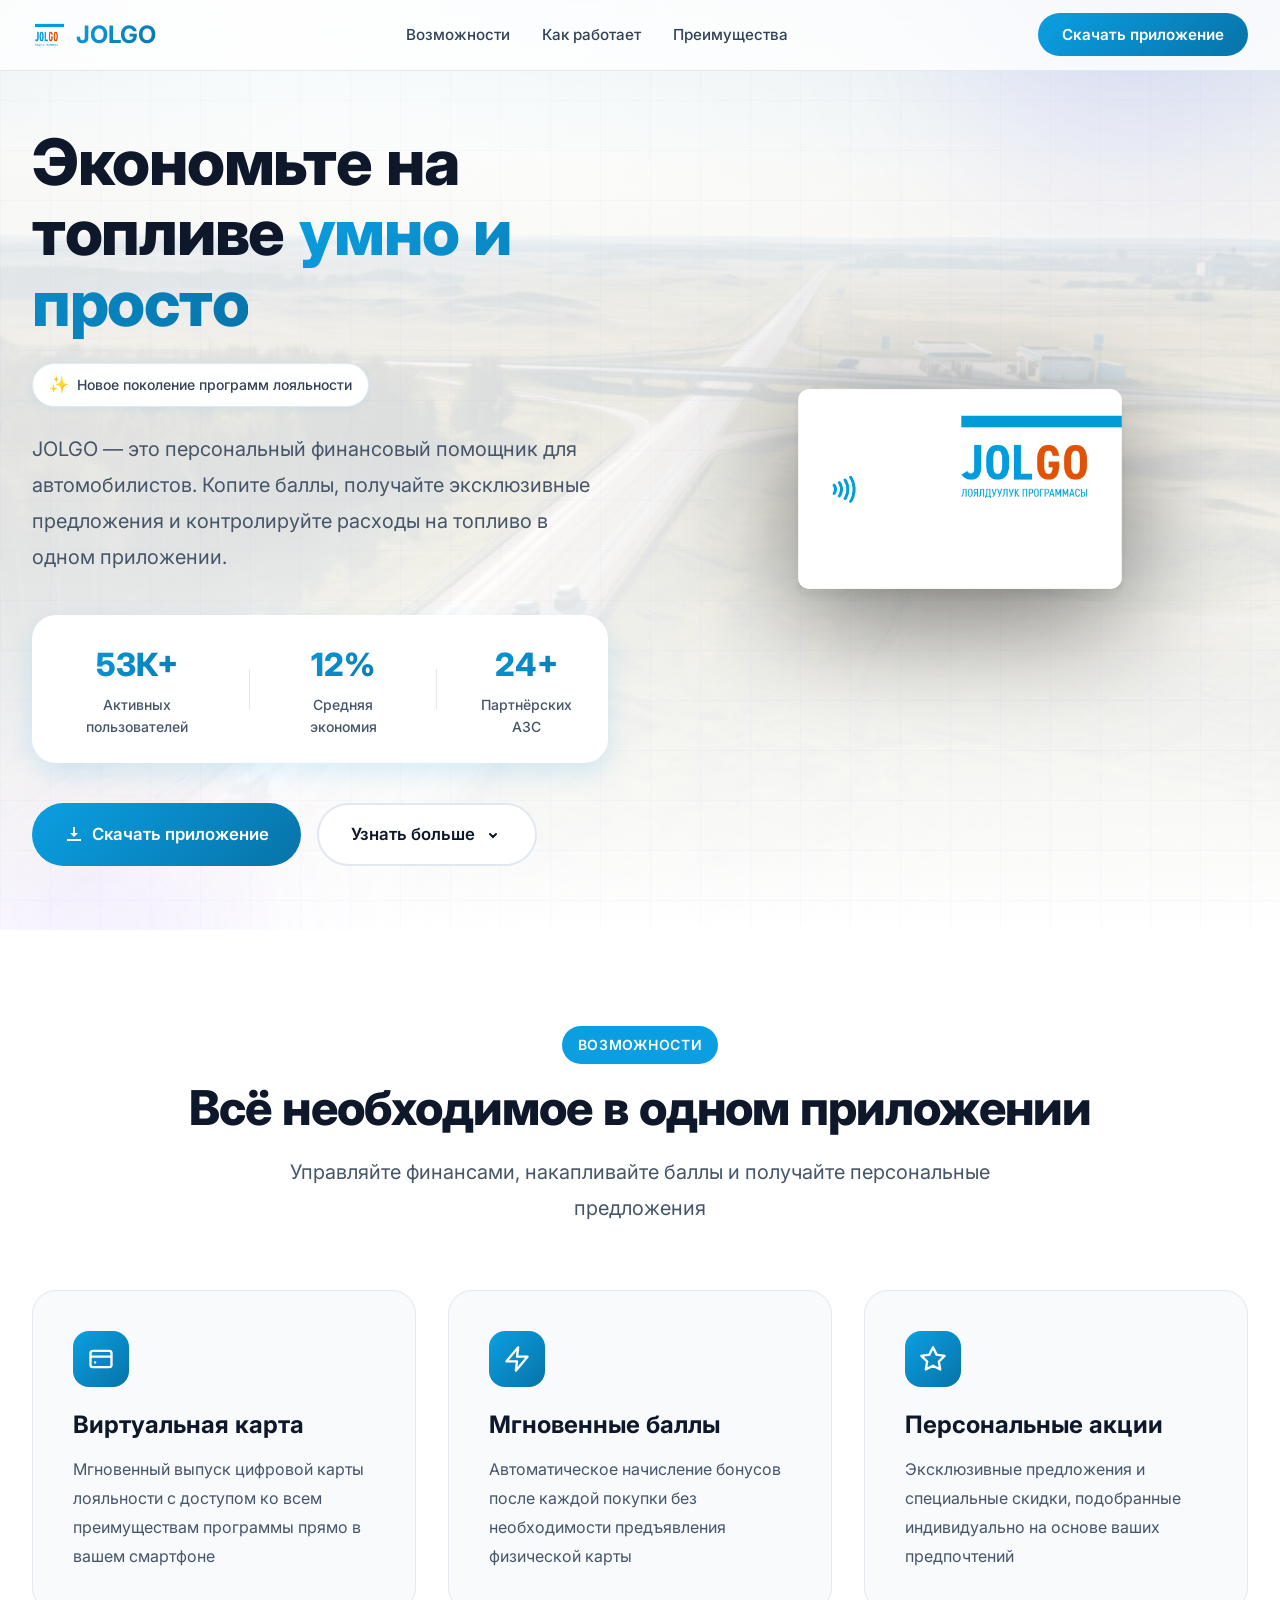
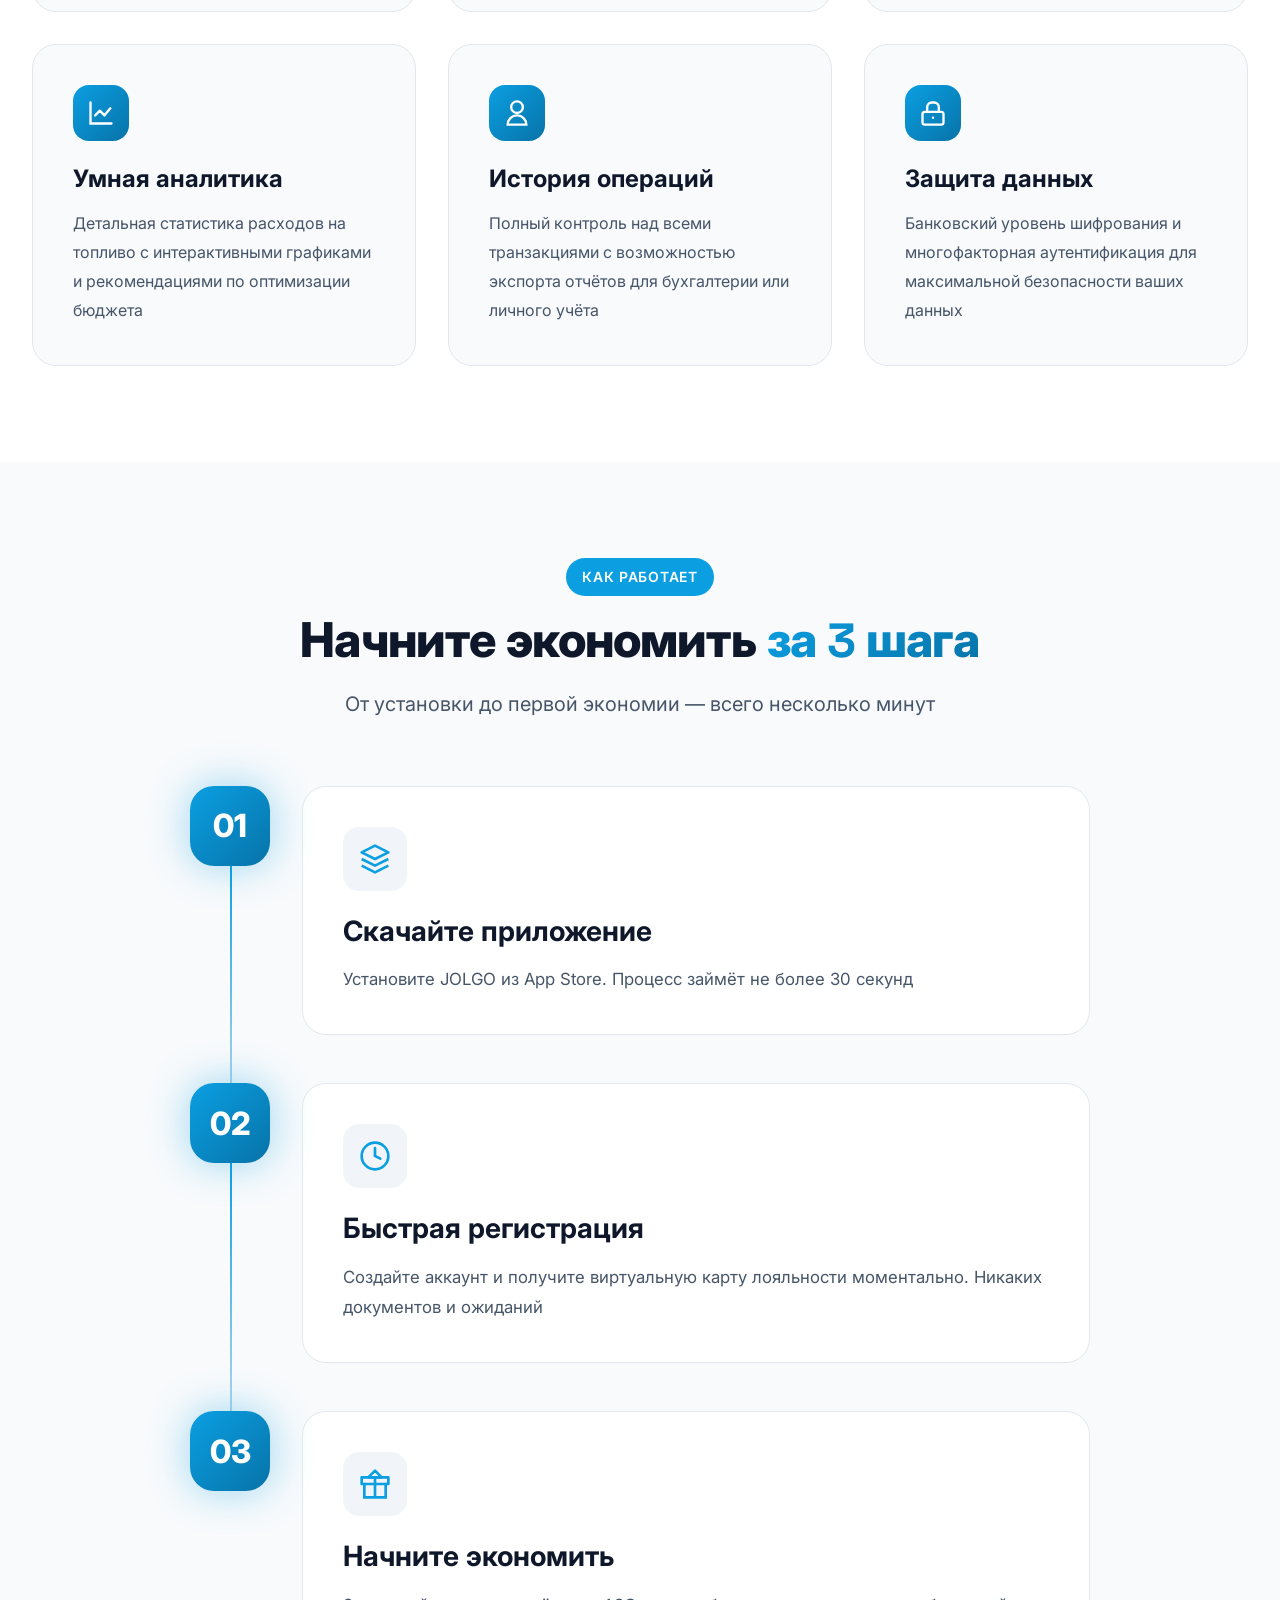
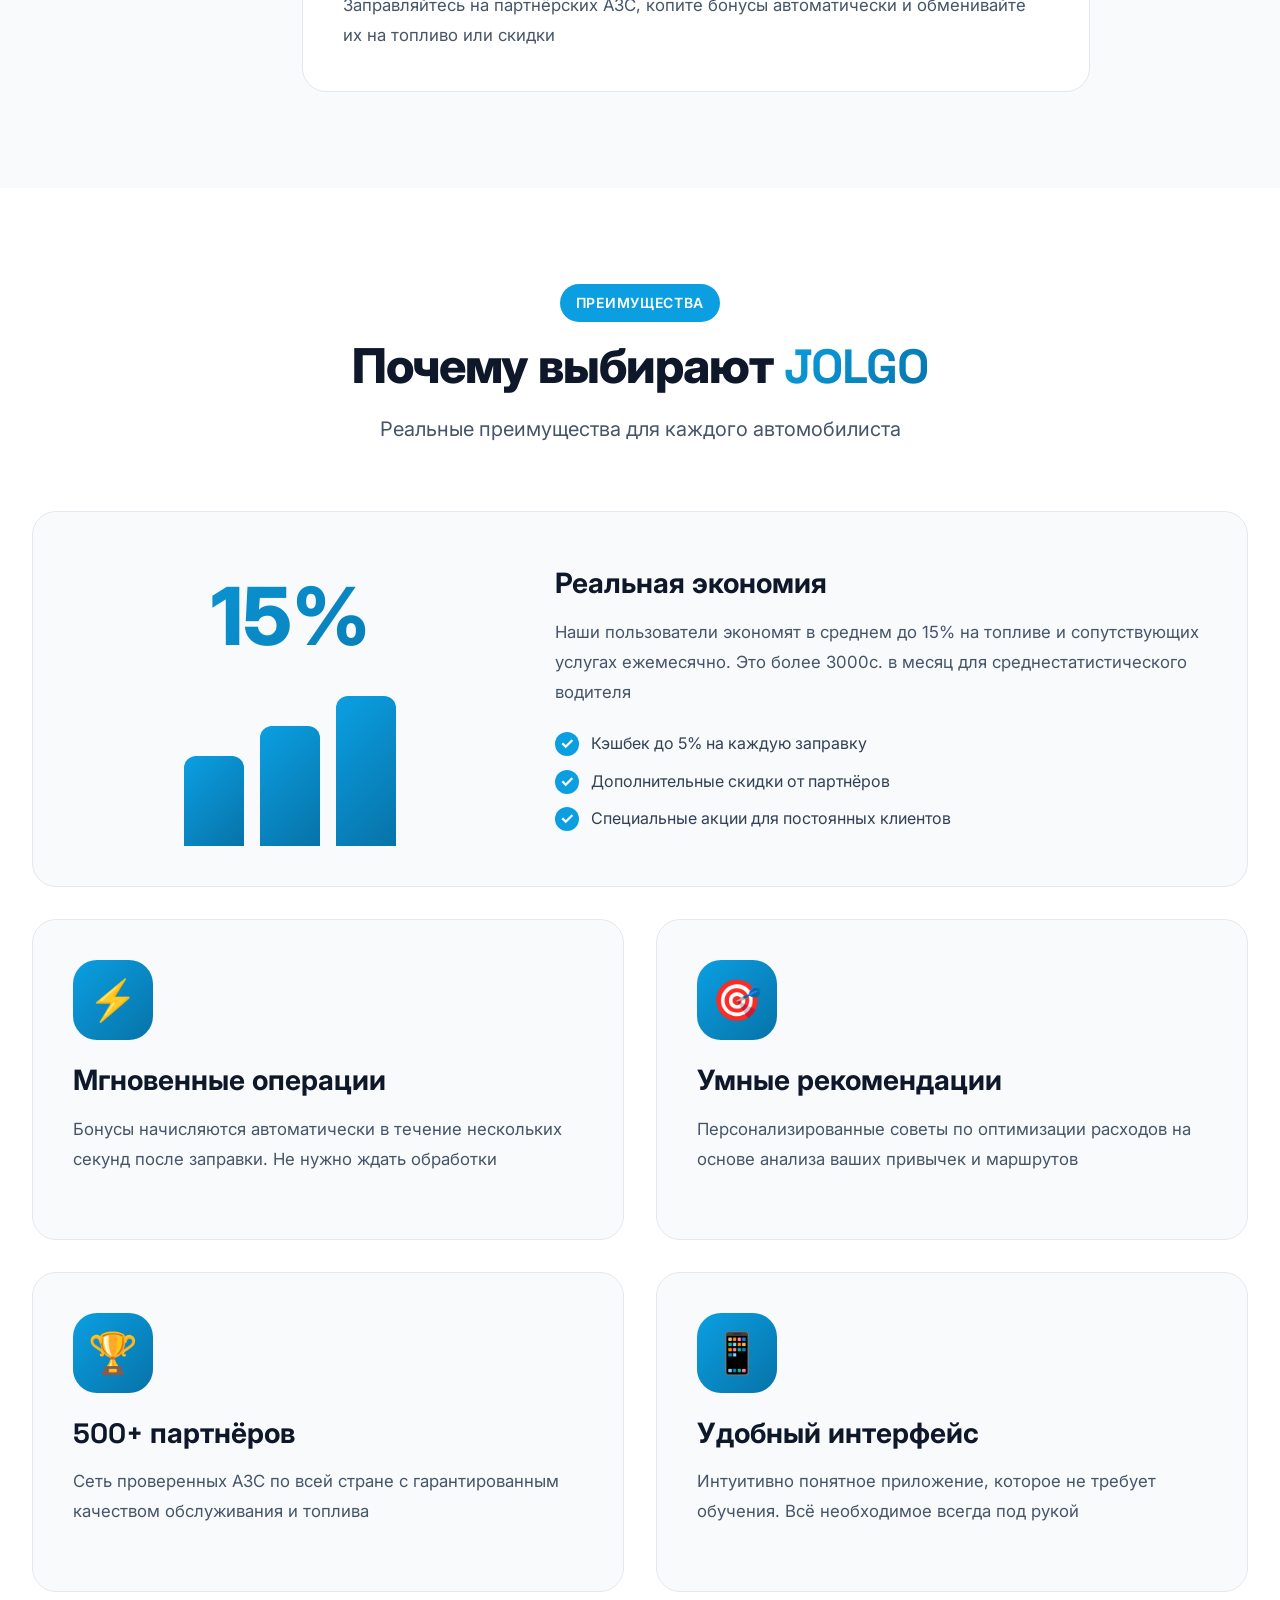
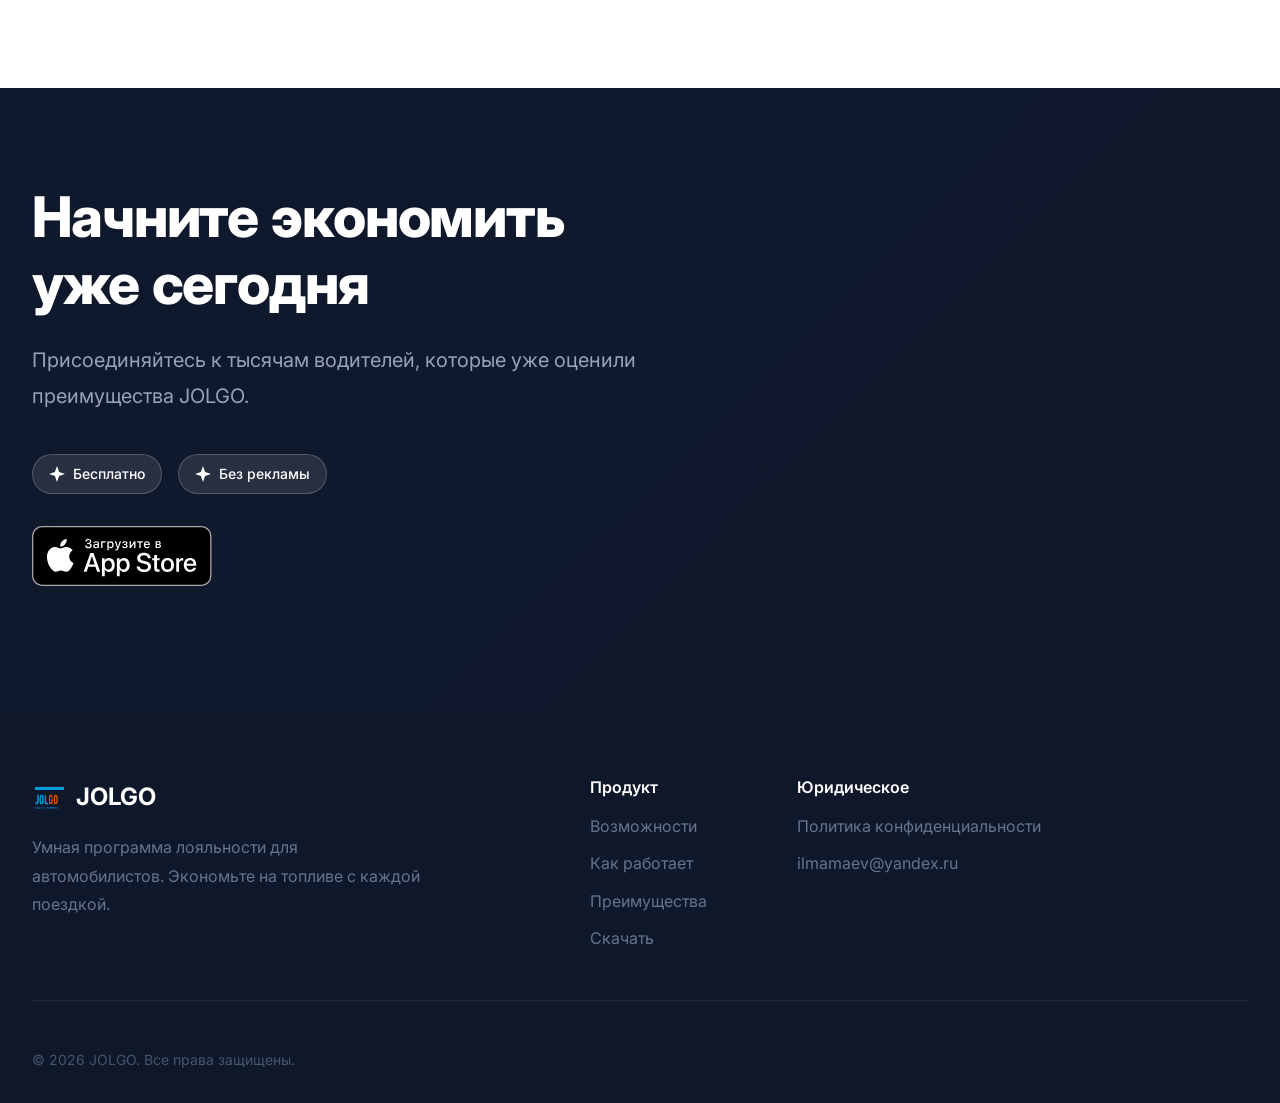
<file: index.html>
<!DOCTYPE html>
<html lang="ru">
<head>
    <meta charset="UTF-8">
    <meta name="viewport" content="width=device-width, initial-scale=1.0">
    <meta name="description" content="JOLGO - умная программа лояльности для автомобилистов. Экономьте на топливе и получайте эксклюзивные баллы">
    <title>JOLGO - Умная экономия на каждой поездке</title>

    <!-- Google Fonts -->
    <link rel="preconnect" href="https://fonts.googleapis.com">
    <link rel="preconnect" href="https://fonts.gstatic.com" crossorigin>
    <link href="https://fonts.googleapis.com/css2?family=Inter:wght@400;500;600;700;800&family=Space+Grotesk:wght@600;700&display=swap" rel="stylesheet">

    <!-- Custom CSS -->
    <link rel="stylesheet" href="style.css">
</head>
<body>

<!-- Навигация -->
<nav id="navbar" class="navbar">
    <div class="nav-container">
        <div class="logo">
            <img src="./img/logo.png" alt="logo" />
            <span class="logo-text">JOLGO</span>
        </div>

        <ul class="nav-links">
            <li><a href="#features">Возможности</a></li>
            <li><a href="#how-it-works">Как работает</a></li>
            <li><a href="#benefits">Преимущества</a></li>
        </ul>

        <div class="nav-actions">
            <a href="#download" class="btn-download desktop">Скачать&nbsp;приложение</a>
            <a href="#download" class="btn-download phone">Скачать</a>
        </div>

        <!-- Mobile Menu Toggle -->
        <button class="mobile-menu-toggle" aria-label="Меню">
            <span></span>
            <span></span>
            <span></span>
        </button>
    </div>
</nav>

<!-- Hero Section -->
<section class="hero">
    <div class="hero-background">
        <div class="gradient-orb orb-1"></div>
        <div class="gradient-orb orb-2"></div>
        <div class="grid-pattern"></div>
    </div>

    <div class="hero-content">
        <div class="hero-text">
            <h1 class="hero-title">
                Экономьте на топливе
                <span class="gradient-text">умно и просто</span>
            </h1>

            <div class="badge">
                <span class="badge-icon">✨</span>
                Новое поколение программ лояльности
            </div>

            <p class="hero-description">
                JOLGO — это персональный финансовый помощник для автомобилистов.
                Копите баллы, получайте эксклюзивные предложения и контролируйте расходы
                на топливо в одном приложении.
            </p>

            <div class="hero-stats">
                <div class="stat-item">
                    <div class="stat-number">65К+</div>
                    <div class="stat-label">Активных пользователей</div>
                </div>
                <div class="stat-divider"></div>
                <div class="stat-item">
                    <div class="stat-number">15%</div>
                    <div class="stat-label">Средняя экономия</div>
                </div>
                <div class="stat-divider"></div>
                <div class="stat-item">
                    <div class="stat-number">30+</div>
                    <div class="stat-label">Партнёрских АЗС</div>
                </div>
            </div>

            <div class="hero-buttons">
                <a href="https://apps.apple.com/ru/app/id6758012434" class="btn-primary">
                    <svg width="20" height="20" viewBox="0 0 20 20" fill="none">
                        <path d="M10 13L6 9H9V3H11V9H14L10 13Z" fill="currentColor"/>
                        <path d="M3 15H17V17H3V15Z" fill="currentColor"/>
                    </svg>
                    Скачать приложение
                </a>
                <a href="#features" class="btn-secondary">
                    Узнать больше
                    <svg width="20" height="20" viewBox="0 0 20 20" fill="none">
                        <path d="M7 10L10 13L13 10" stroke="currentColor" stroke-width="2" stroke-linecap="round"/>
                    </svg>
                </a>
            </div>
        </div>

        <div class="hero-visual">
            <div class="card-mockup">
                <div class="card-frame">
                    <img src="./img/card.png" alt="jolgo app">
                    <div class="phone-notch"></div>
                </div>
            </div>
        </div>
    </div>
</section>

<!-- Features Section -->
<section id="features" class="features">
    <div class="section-container">
        <div class="section-header">
            <span class="section-badge">Возможности</span>
            <h2 class="section-title">Всё необходимое в одном приложении</h2>
            <p class="section-subtitle">
                Управляйте финансами, накапливайте баллы и получайте персональные предложения
            </p>
        </div>

        <div class="features-grid">
            <div class="feature-card">
                <div class="feature-icon-wrapper">
                    <div class="feature-icon">
                        <svg width="28" height="28" viewBox="0 0 24 24" fill="none">
                            <rect x="3" y="5" width="18" height="14" rx="2" stroke="currentColor" stroke-width="2"/>
                            <path d="M3 10H21" stroke="currentColor" stroke-width="2"/>
                            <circle cx="7" cy="15" r="1" fill="currentColor"/>
                        </svg>
                    </div>
                </div>
                <h3 class="feature-title">Виртуальная карта</h3>
                <p class="feature-description">
                    Мгновенный выпуск цифровой карты лояльности с доступом ко всем
                    преимуществам программы прямо в вашем смартфоне
                </p>
            </div>

            <div class="feature-card">
                <div class="feature-icon-wrapper">
                    <div class="feature-icon">
                        <svg width="28" height="28" viewBox="0 0 24 24" fill="none">
                            <path d="M13 2L3 14H12L11 22L21 10H12L13 2Z" stroke="currentColor" stroke-width="2" stroke-linejoin="round"/>
                        </svg>
                    </div>
                </div>
                <h3 class="feature-title">Мгновенные баллы</h3>
                <p class="feature-description">
                    Автоматическое начисление бонусов после каждой покупки без
                    необходимости предъявления физической карты
                </p>
            </div>

            <div class="feature-card">
                <div class="feature-icon-wrapper">
                    <div class="feature-icon">
                        <svg width="28" height="28" viewBox="0 0 24 24" fill="none">
                            <path d="M12 2L15.09 8.26L22 9.27L17 14.14L18.18 21.02L12 17.77L5.82 21.02L7 14.14L2 9.27L8.91 8.26L12 2Z" stroke="currentColor" stroke-width="2" stroke-linejoin="round"/>
                        </svg>
                    </div>
                </div>
                <h3 class="feature-title">Персональные акции</h3>
                <p class="feature-description">
                    Эксклюзивные предложения и специальные скидки, подобранные
                    индивидуально на основе ваших предпочтений
                </p>
            </div>

            <div class="feature-card">
                <div class="feature-icon-wrapper">
                    <div class="feature-icon">
                        <svg width="28" height="28" viewBox="0 0 24 24" fill="none">
                            <path d="M3 3V21H21" stroke="currentColor" stroke-width="2" stroke-linecap="round"/>
                            <path d="M7 14L11 10L15 14L20 8" stroke="currentColor" stroke-width="2" stroke-linecap="round" stroke-linejoin="round"/>
                        </svg>
                    </div>
                </div>
                <h3 class="feature-title">Умная аналитика</h3>
                <p class="feature-description">
                    Детальная статистика расходов на топливо с интерактивными
                    графиками и рекомендациями по оптимизации бюджета
                </p>
            </div>

            <div class="feature-card">
                <div class="feature-icon-wrapper">
                    <div class="feature-icon">
                        <svg width="28" height="28" viewBox="0 0 24 24" fill="none">
                            <path d="M12 2C9.243 2 7 4.243 7 7C7 9.757 9.243 12 12 12C14.757 12 17 9.757 17 7C17 4.243 14.757 2 12 2Z" stroke="currentColor" stroke-width="2"/>
                            <path d="M12 14C7.589 14 4 17.589 4 22H20C20 17.589 16.411 14 12 14Z" stroke="currentColor" stroke-width="2"/>
                        </svg>
                    </div>
                </div>
                <h3 class="feature-title">История операций</h3>
                <p class="feature-description">
                    Полный контроль над всеми транзакциями с возможностью экспорта
                    отчётов для бухгалтерии или личного учёта
                </p>
            </div>

            <div class="feature-card">
                <div class="feature-icon-wrapper">
                    <div class="feature-icon">
                        <svg width="28" height="28" viewBox="0 0 24 24" fill="none">
                            <rect x="3" y="11" width="18" height="11" rx="2" stroke="currentColor" stroke-width="2"/>
                            <path d="M7 11V7C7 4.791 8.791 3 11 3H13C15.209 3 17 4.791 17 7V11" stroke="currentColor" stroke-width="2"/>
                            <circle cx="12" cy="16" r="1" fill="currentColor"/>
                        </svg>
                    </div>
                </div>
                <h3 class="feature-title">Защита данных</h3>
                <p class="feature-description">
                    Банковский уровень шифрования и многофакторная аутентификация
                    для максимальной безопасности ваших данных
                </p>
            </div>
        </div>
    </div>
</section>

<!-- How It Works Section -->
<section id="how-it-works" class="how-it-works">
    <div class="section-container">
        <div class="section-header">
            <span class="section-badge">Как работает</span>
            <h2 class="section-title">Начните экономить <span class="gradient-text">за 3 шага</span></h2>
            <p class="section-subtitle">
                От установки до первой экономии — всего несколько минут
            </p>
        </div>

        <div class="steps-timeline">
            <div class="step-item">
                <div class="step-number">01</div>
                <div class="step-content">
                    <div class="step-icon-container">
                        <svg width="32" height="32" viewBox="0 0 24 24" fill="none">
                            <path d="M12 2L2 7L12 12L22 7L12 2Z" stroke="currentColor" stroke-width="2" stroke-linejoin="round"/>
                            <path d="M2 17L12 22L22 17" stroke="currentColor" stroke-width="2" stroke-linejoin="round"/>
                            <path d="M2 12L12 17L22 12" stroke="currentColor" stroke-width="2" stroke-linejoin="round"/>
                        </svg>
                    </div>
                    <h3 class="step-title">Скачайте приложение</h3>
                    <p class="step-description">
                        Установите JOLGO из App Store.
                        Процесс займёт не более 30 секунд
                    </p>
                </div>
                <div class="step-connector"></div>
            </div>

            <div class="step-item">
                <div class="step-number">02</div>
                <div class="step-content">
                    <div class="step-icon-container">
                        <svg width="32" height="32" viewBox="0 0 24 24" fill="none">
                            <circle cx="12" cy="12" r="10" stroke="currentColor" stroke-width="2"/>
                            <path d="M12 6V12L16 14" stroke="currentColor" stroke-width="2" stroke-linecap="round"/>
                        </svg>
                    </div>
                    <h3 class="step-title">Быстрая регистрация</h3>
                    <p class="step-description">
                        Создайте аккаунт и получите виртуальную карту лояльности
                        моментально. Никаких документов и ожиданий
                    </p>
                </div>
                <div class="step-connector"></div>
            </div>

            <div class="step-item">
                <div class="step-number">03</div>
                <div class="step-content">
                    <div class="step-icon-container">
                        <svg width="32" height="32" viewBox="0 0 24 24" fill="none">
                            <path d="M20 12V22H4V12" stroke="currentColor" stroke-width="2" stroke-linecap="round"/>
                            <path d="M22 7H2V12H22V7Z" stroke="currentColor" stroke-width="2" stroke-linejoin="round"/>
                            <path d="M12 22V7" stroke="currentColor" stroke-width="2"/>
                            <path d="M12 7H17L12 2L7 7H12Z" stroke="currentColor" stroke-width="2" stroke-linejoin="round"/>
                        </svg>
                    </div>
                    <h3 class="step-title">Начните экономить</h3>
                    <p class="step-description">
                        Заправляйтесь на партнёрских АЗС, копите бонусы автоматически
                        и обменивайте их на топливо или скидки
                    </p>
                </div>
            </div>
        </div>
    </div>
</section>

<!-- Benefits Section -->
<section id="benefits" class="benefits">
    <div class="section-container">
        <div class="section-header">
            <span class="section-badge">Преимущества</span>
            <h2 class="section-title">Почему выбирают <span class="gradient-text">JOLGO</span></h2>
            <p class="section-subtitle">
                Реальные преимущества для каждого автомобилиста
            </p>
        </div>

        <div class="benefits-grid">
            <div class="benefit-card benefit-large">
                <div class="benefit-visual">
                    <div class="benefit-number">15%</div>
                    <div class="benefit-chart">
                        <div class="chart-bar" style="height: 60%"></div>
                        <div class="chart-bar" style="height: 80%"></div>
                        <div class="chart-bar" style="height: 100%"></div>
                    </div>
                </div>
                <div class="benefit-content">
                    <h3 class="benefit-title">Реальная экономия</h3>
                    <p class="benefit-description">
                        Наши пользователи экономят в среднем до 15% на топливе и
                        сопутствующих услугах ежемесячно. Это более 3000с. в месяц
                        для среднестатистического водителя
                    </p>
                    <ul class="benefit-list">
                        <li>Кэшбек до 5% на каждую заправку</li>
                        <li>Дополнительные скидки от партнёров</li>
                        <li>Специальные акции для постоянных клиентов</li>
                    </ul>
                </div>
            </div>

            <div class="benefit-card">
                <div class="benefit-icon-lg">⚡</div>
                <h3 class="benefit-title">Мгновенные операции</h3>
                <p class="benefit-description">
                    Бонусы начисляются автоматически в течение нескольких секунд
                    после заправки. Не нужно ждать обработки
                </p>
            </div>

            <div class="benefit-card">
                <div class="benefit-icon-lg">🎯</div>
                <h3 class="benefit-title">Умные рекомендации</h3>
                <p class="benefit-description">
                    Персонализированные советы по оптимизации расходов на основе
                    анализа ваших привычек и маршрутов
                </p>
            </div>

            <div class="benefit-card">
                <div class="benefit-icon-lg">🏆</div>
                <h3 class="benefit-title">500+ партнёров</h3>
                <p class="benefit-description">
                    Сеть проверенных АЗС по всей стране с гарантированным качеством
                    обслуживания и топлива
                </p>
            </div>

            <div class="benefit-card">
                <div class="benefit-icon-lg">📱</div>
                <h3 class="benefit-title">Удобный интерфейс</h3>
                <p class="benefit-description">
                    Интуитивно понятное приложение, которое не требует обучения.
                    Всё необходимое всегда под рукой
                </p>
            </div>
        </div>
    </div>
</section>

<!-- Download CTA Section -->
<section id="download" class="download-cta">
    <div class="download-container">
        <div class="download-content">
            <h2 class="download-title">Начните экономить уже сегодня</h2>
            <p class="download-subtitle">
                Присоединяйтесь к тысячам водителей, которые уже оценили преимущества JOLGO.
            </p>

            <div class="download-features">
                <div class="feature-badge">
                    <svg width="16" height="16" viewBox="0 0 16 16" fill="currentColor">
                        <path d="M8 0L10.1 5.9L16 8L10.1 10.1L8 16L5.9 10.1L0 8L5.9 5.9L8 0Z"/>
                    </svg>
                    Бесплатно
                </div>
                <div class="feature-badge">
                    <svg width="16" height="16" viewBox="0 0 16 16" fill="currentColor">
                        <path d="M8 0L10.1 5.9L16 8L10.1 10.1L8 16L5.9 10.1L0 8L5.9 5.9L8 0Z"/>
                    </svg>
                    Без рекламы
                </div>
            </div>

            <div class="download-buttons">
                <a href="https://apps.apple.com/ru/app/id6758012434" class="store-button">
                    <img src="./img/store.svg" alt="" class="scale">
                </a>
            </div>
        </div>
    </div>
</section>

<!-- Footer -->
<footer class="footer">
    <div class="footer-container">
        <div class="footer-main">
            <div class="footer-brand">
                <div class="footer-logo">
                    <img src="./img/logo.png" alt="logo" />
                    <span>JOLGO</span>
                </div>
                <p class="footer-tagline">
                    Умная программа лояльности для автомобилистов.
                    Экономьте на топливе с каждой поездкой.
                </p>
            </div>

            <div class="footer-links-group">
                <div class="footer-column">
                    <h4 class="footer-heading">Продукт</h4>
                    <ul class="footer-links">
                        <li><a href="#features">Возможности</a></li>
                        <li><a href="#how-it-works">Как работает</a></li>
                        <li><a href="#benefits">Преимущества</a></li>
                        <li><a href="#download">Скачать</a></li>
                    </ul>
                </div>

                <div class="footer-column">
                    <h4 class="footer-heading">Юридическое</h4>
                    <ul class="footer-links">
                        <li><a href="./privacy.html">Политика&nbsp;конфиденциальности</a></li>
                        <li><a href="mailto:ilmamaev@yandex.ru" title="Связаться с нами">ilmamaev@yandex.ru</a></li>
                    </ul>
                </div>
            </div>
        </div>

        <div class="footer-bottom">
            <p class="footer-copyright">
                © 2026 JOLGO. Все права защищены.
            </p>
        </div>
    </div>
</footer>

<!-- Custom JS -->
<script src="script.js"></script>
</body>
</html>
</file>
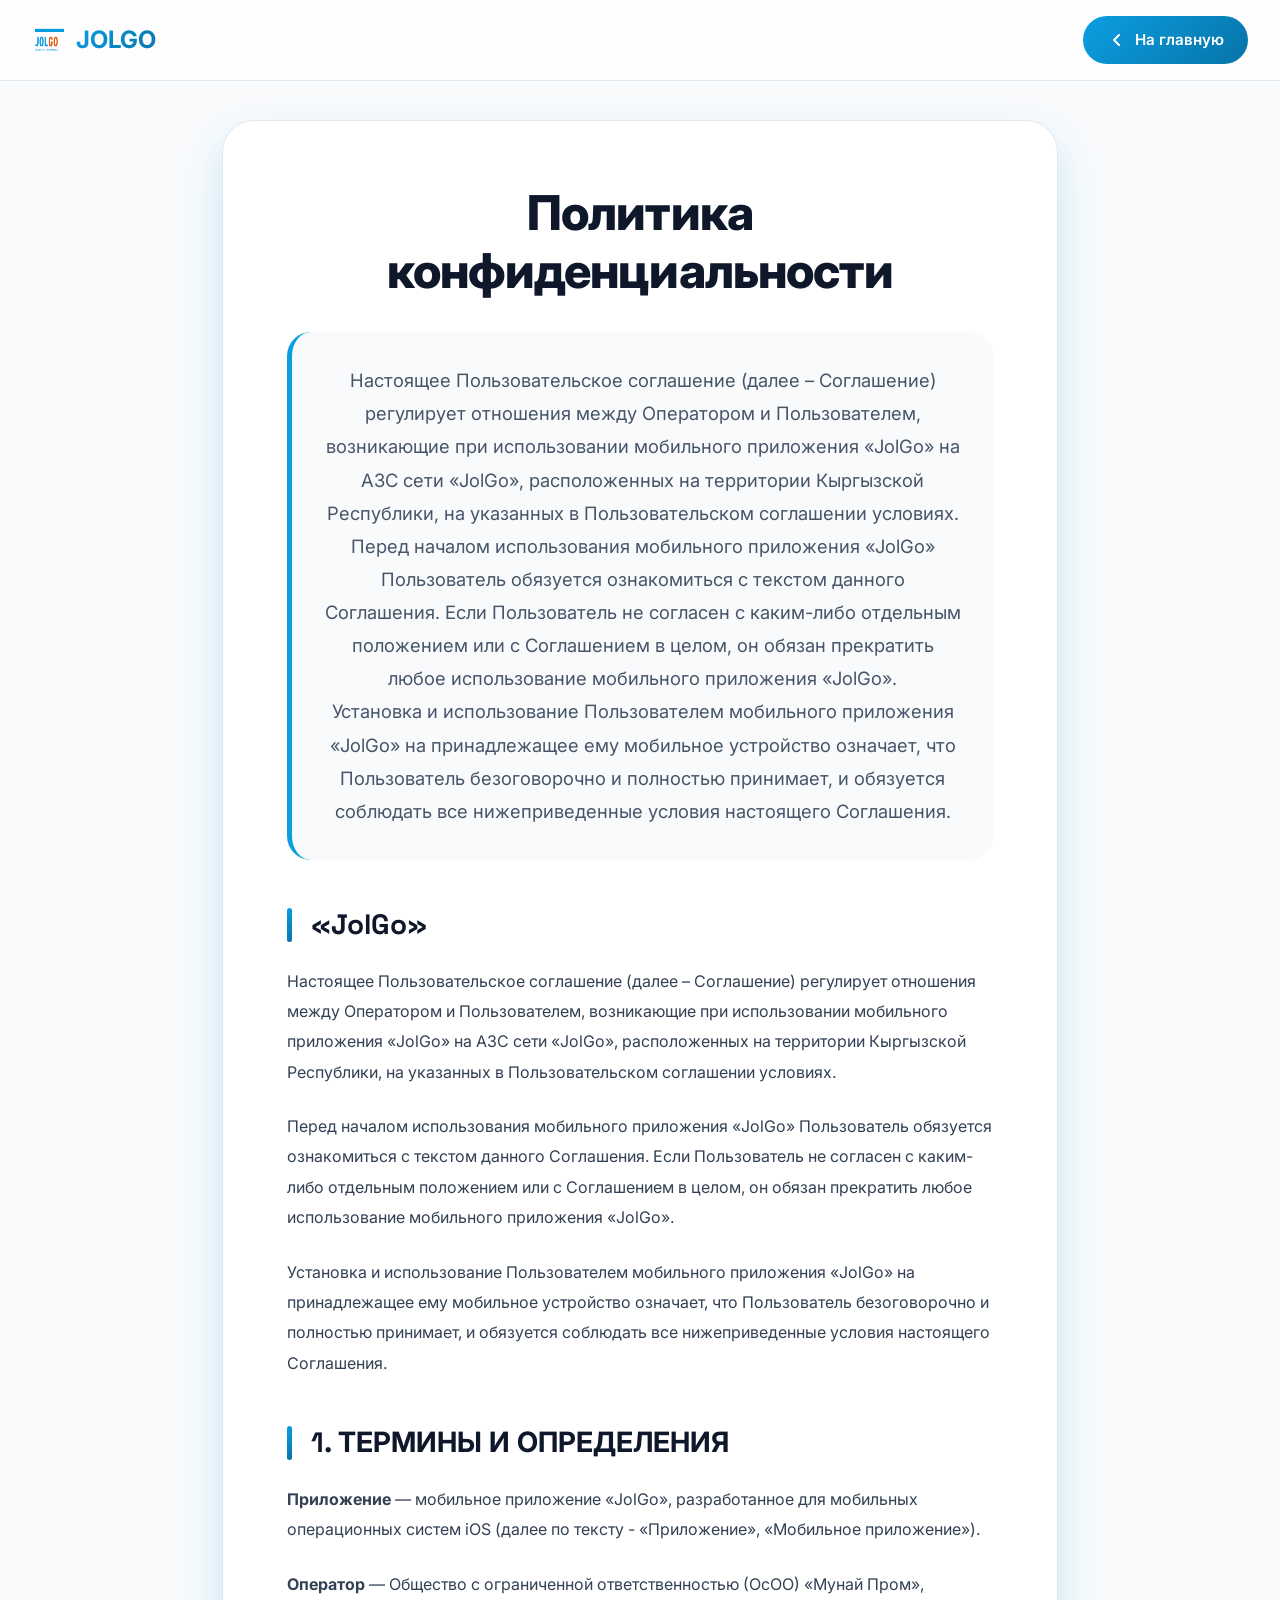
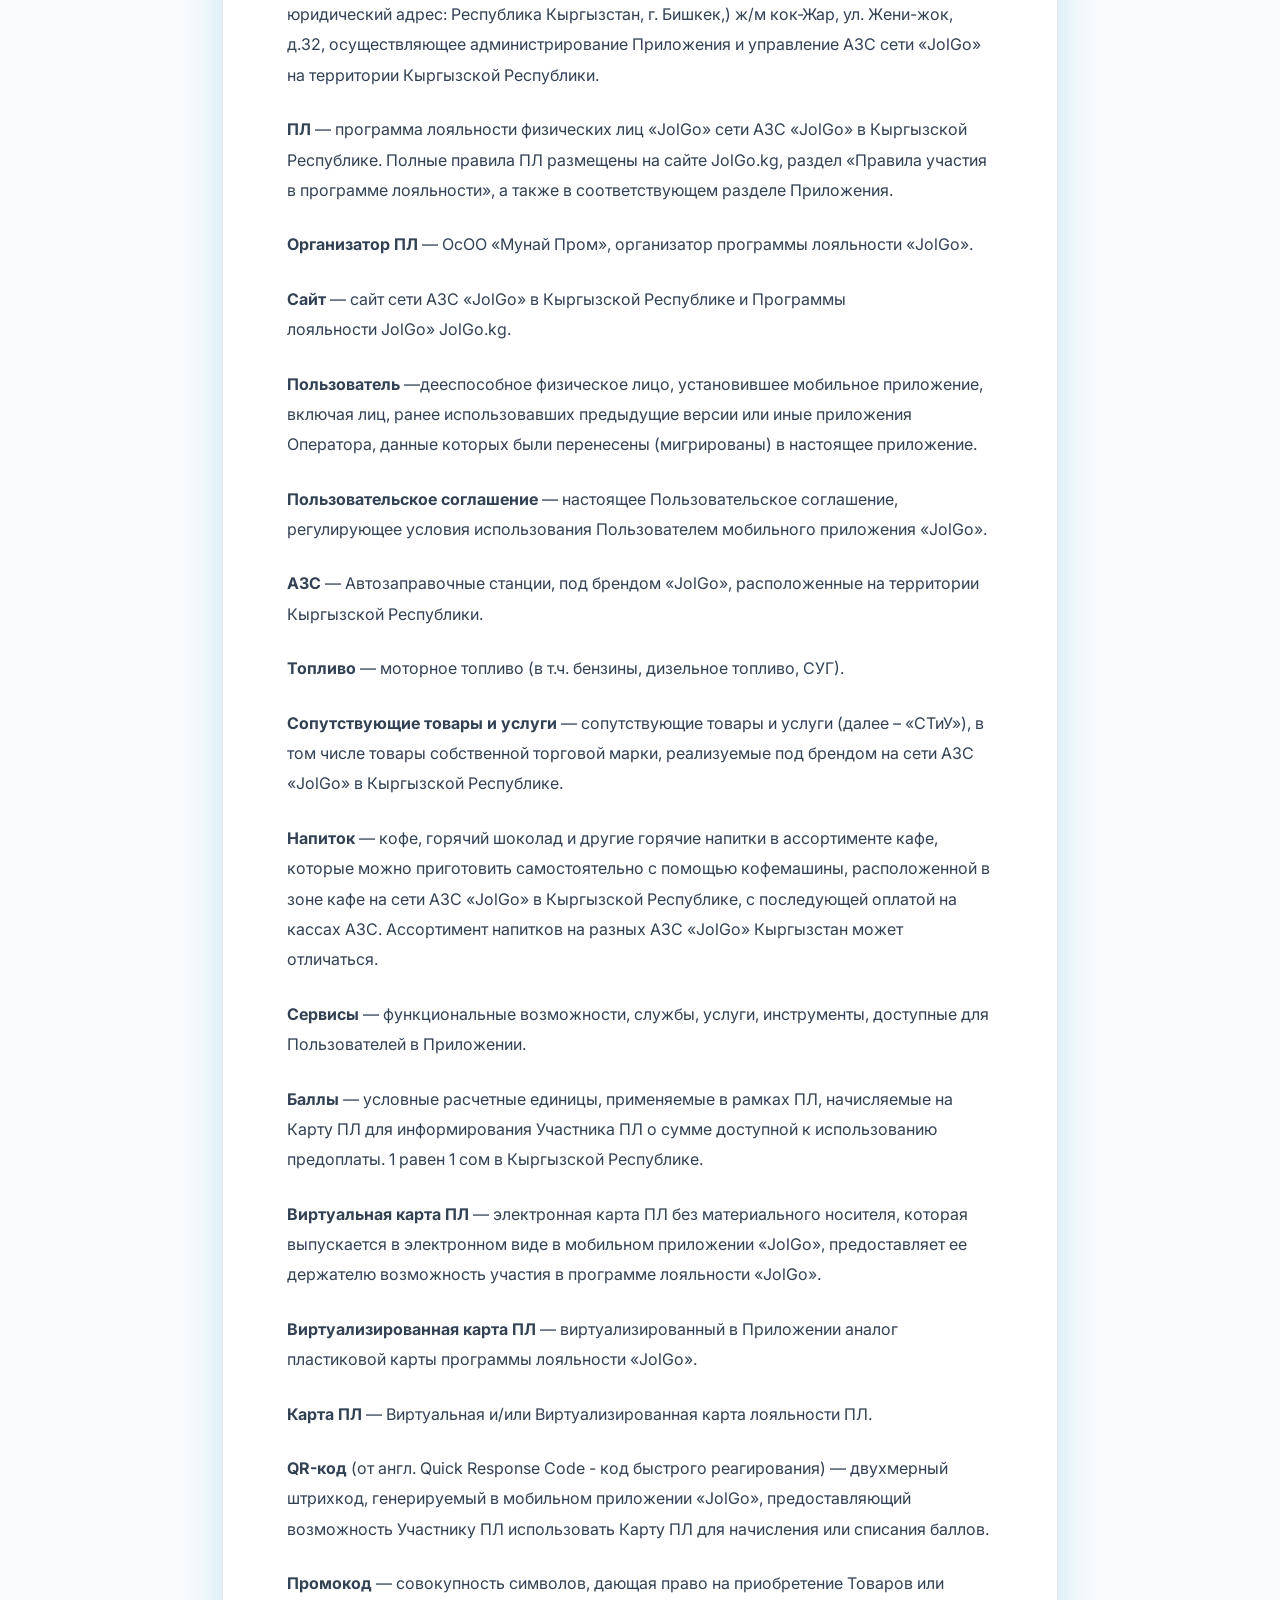
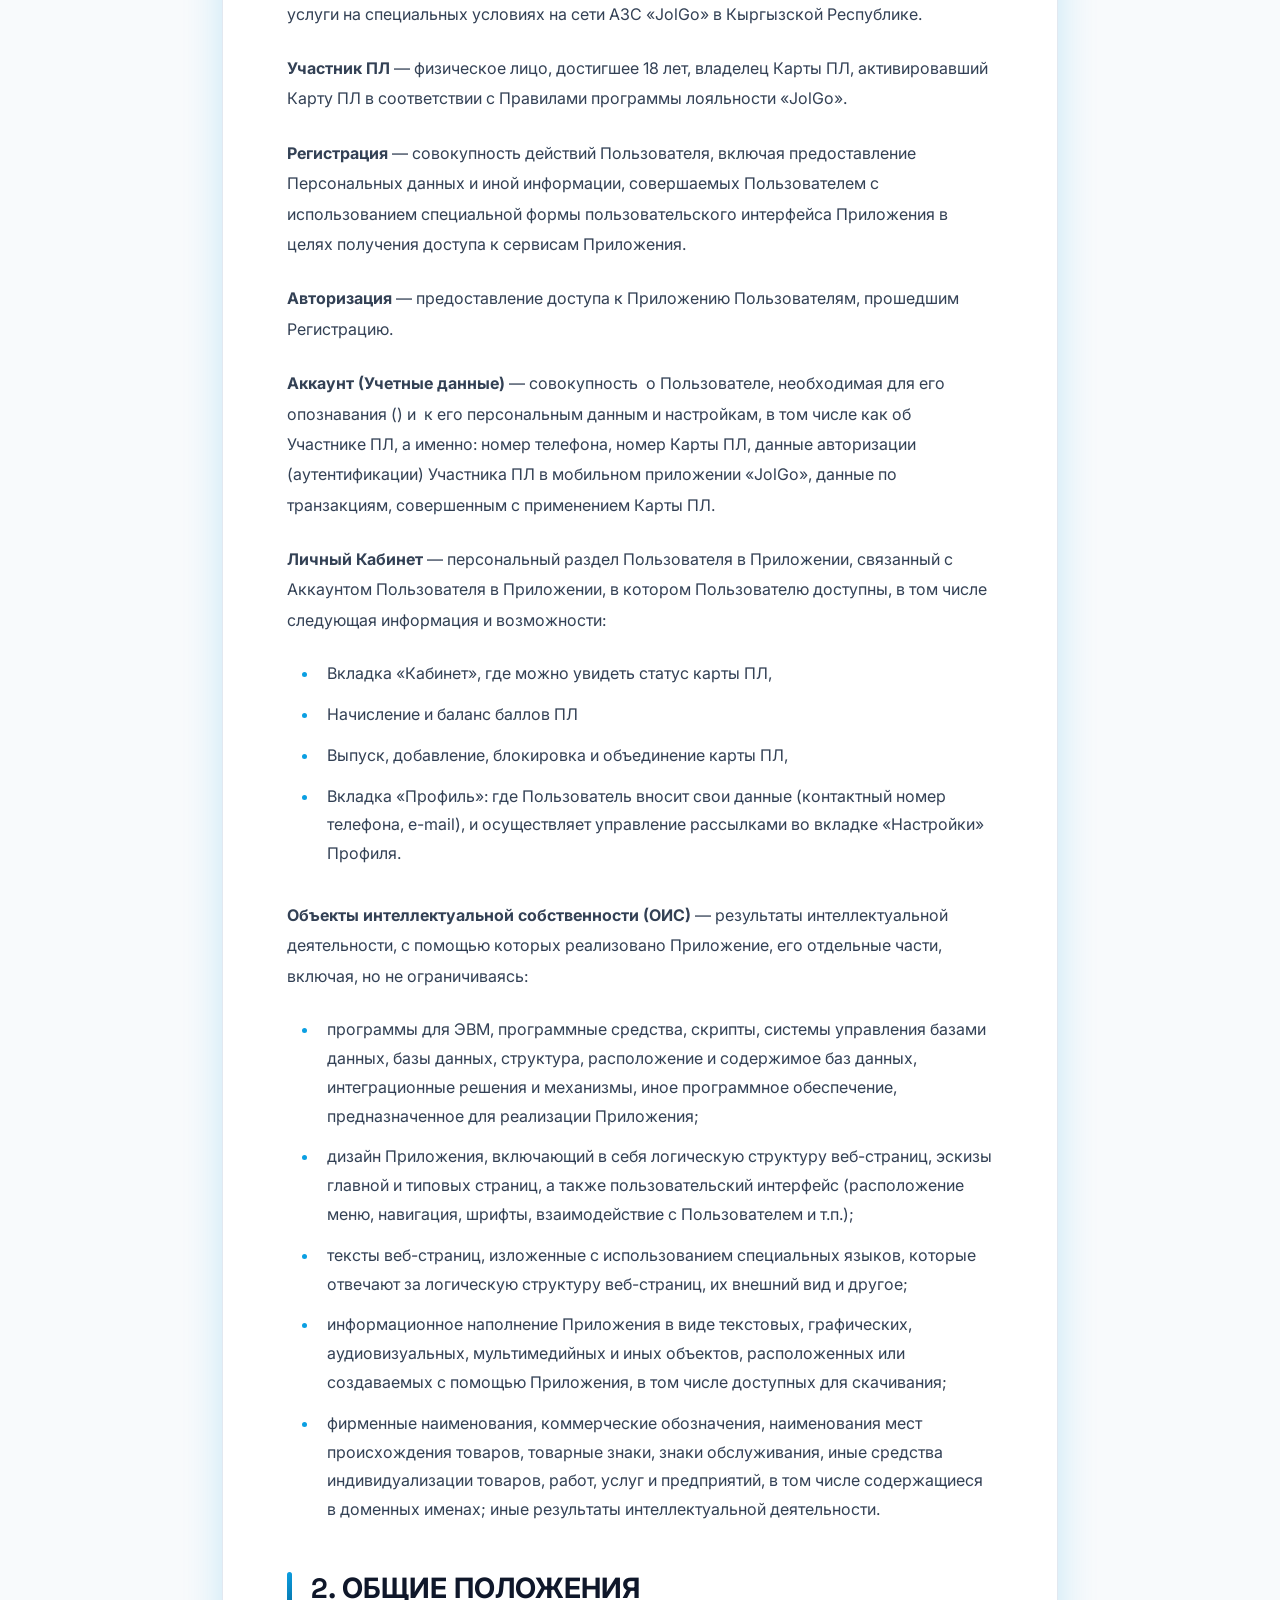
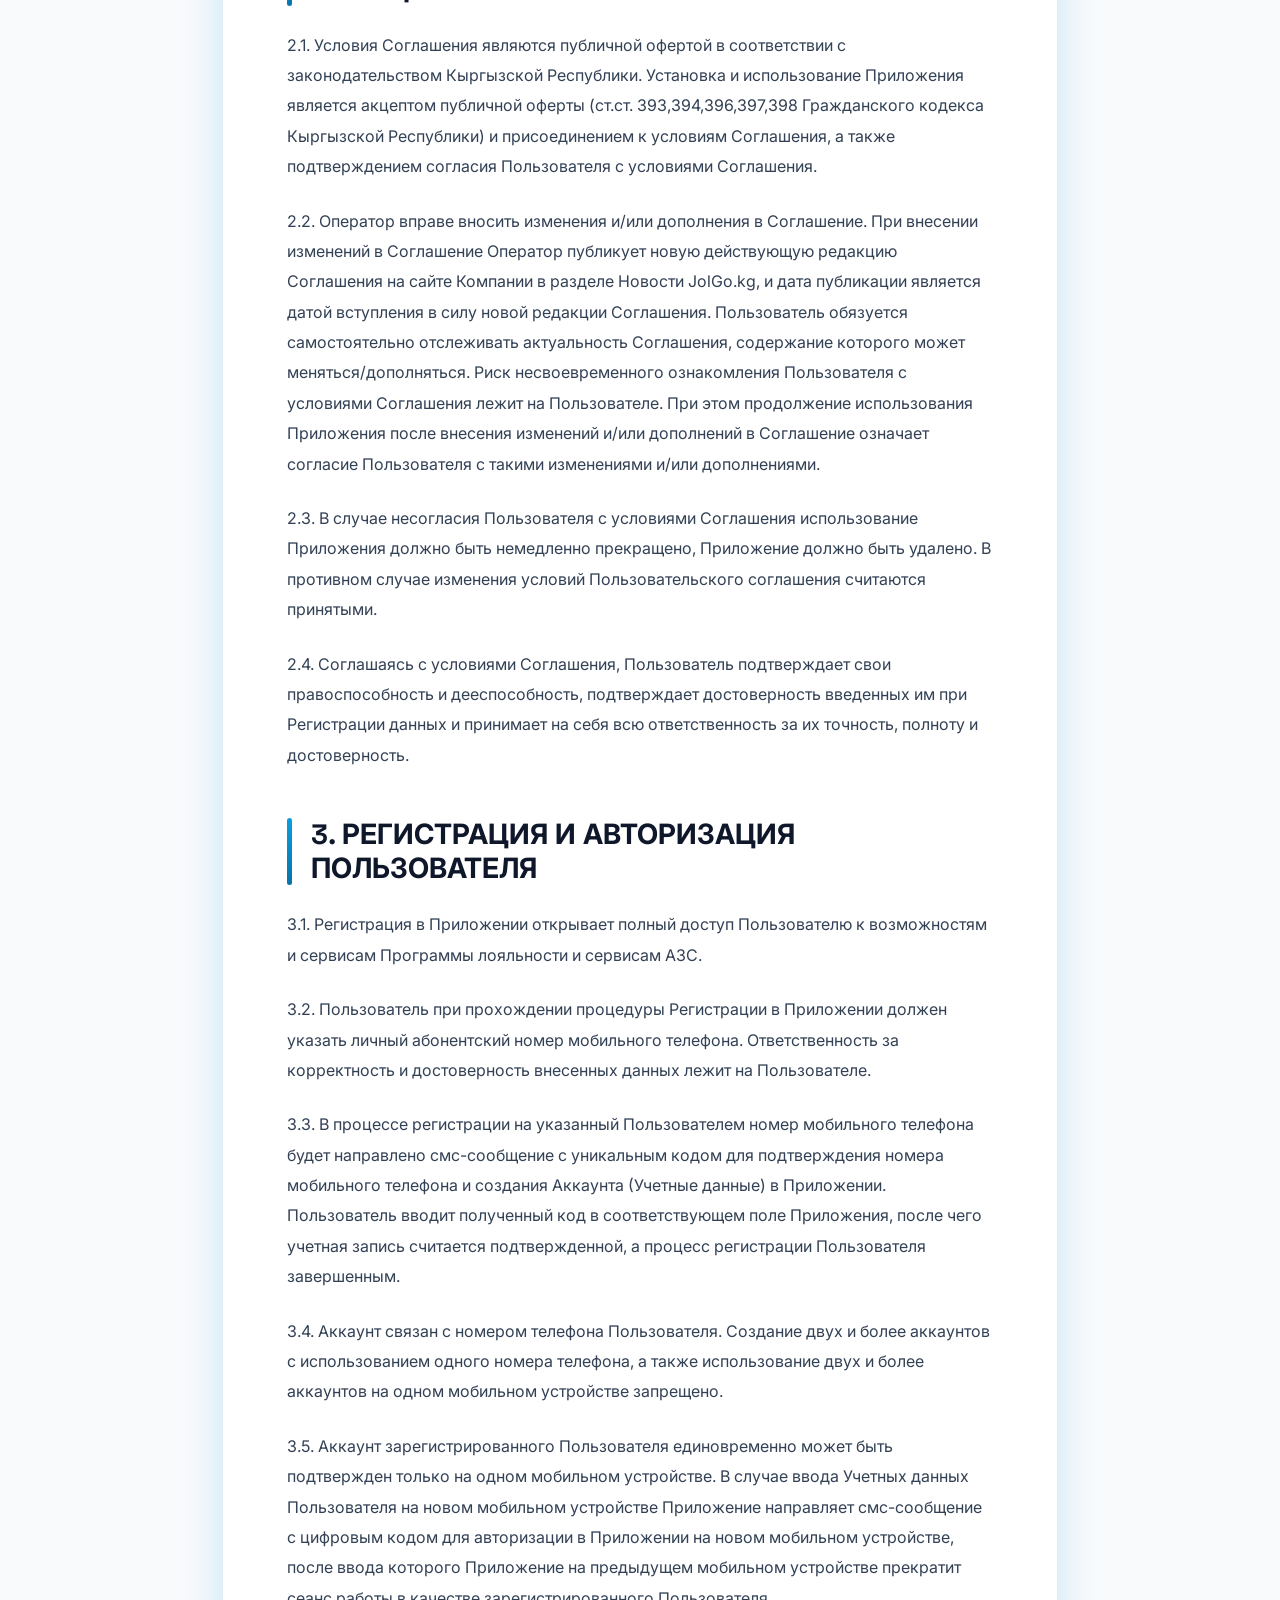
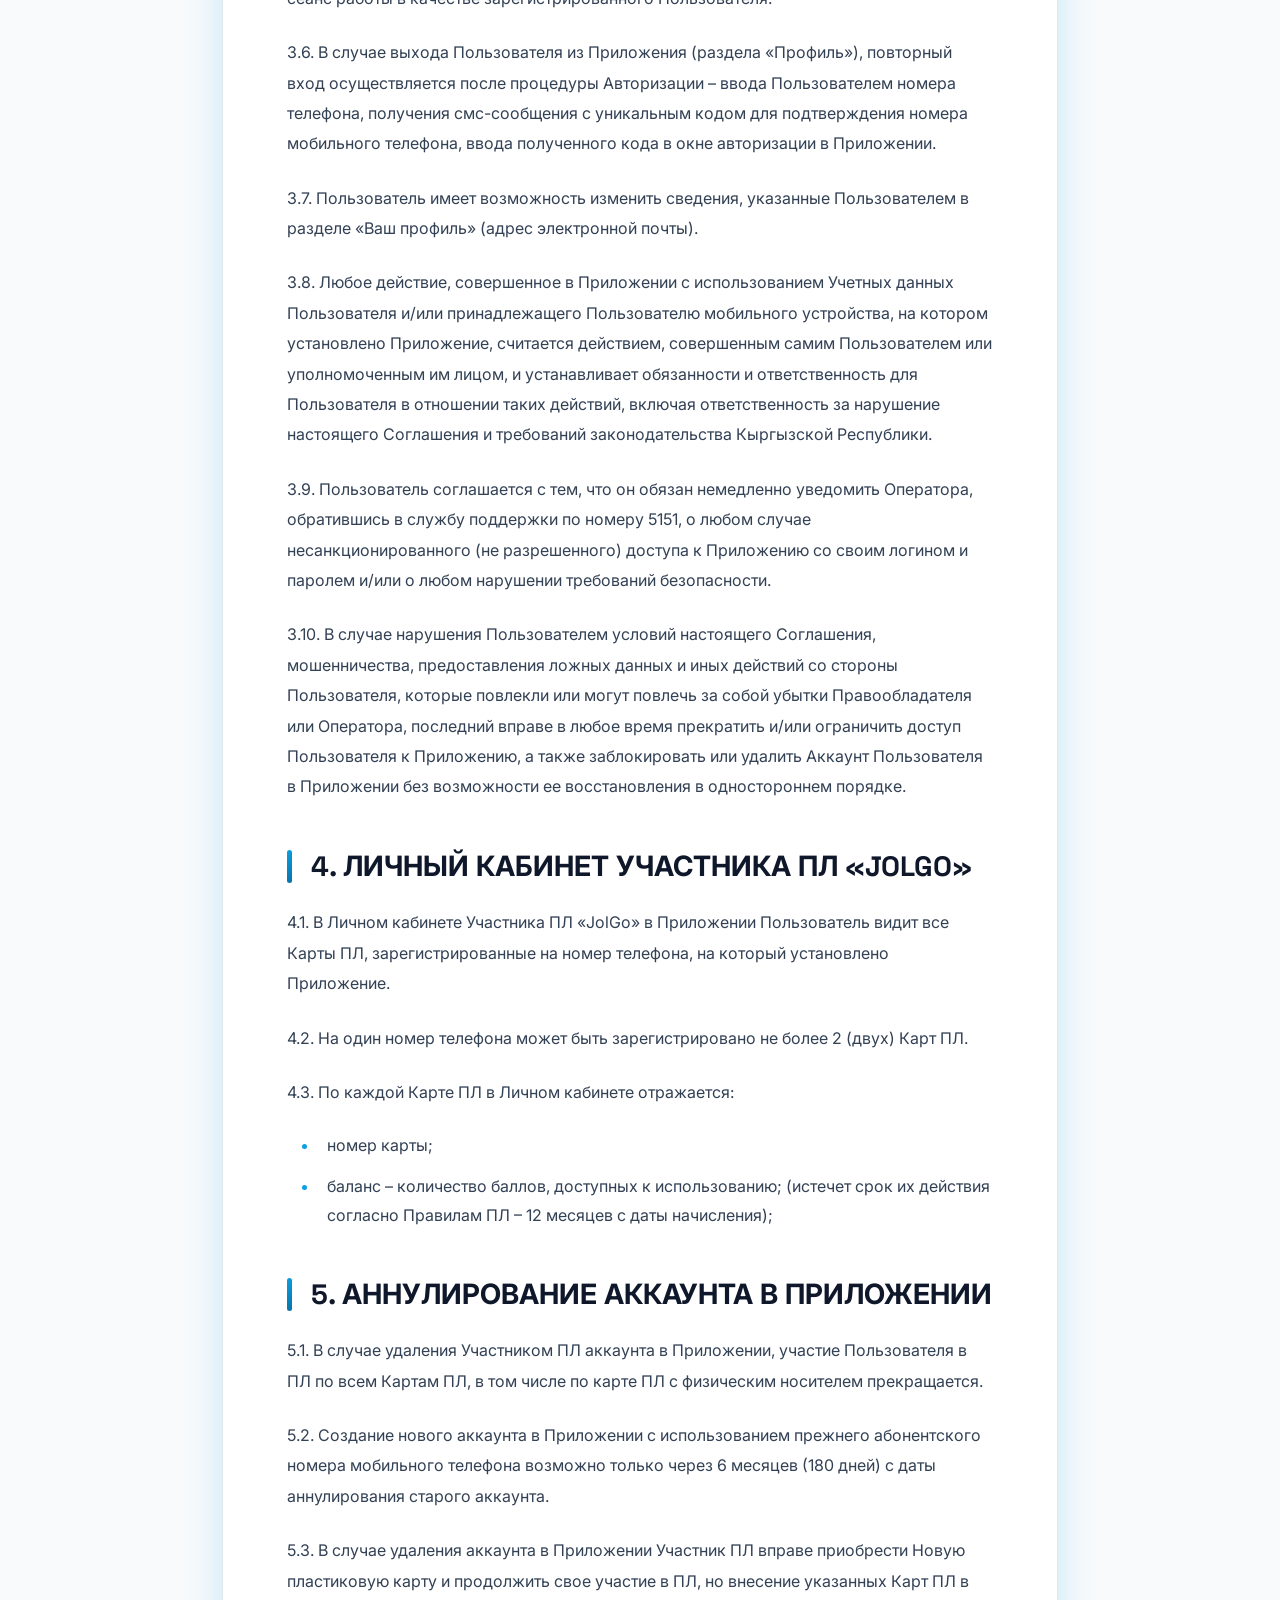
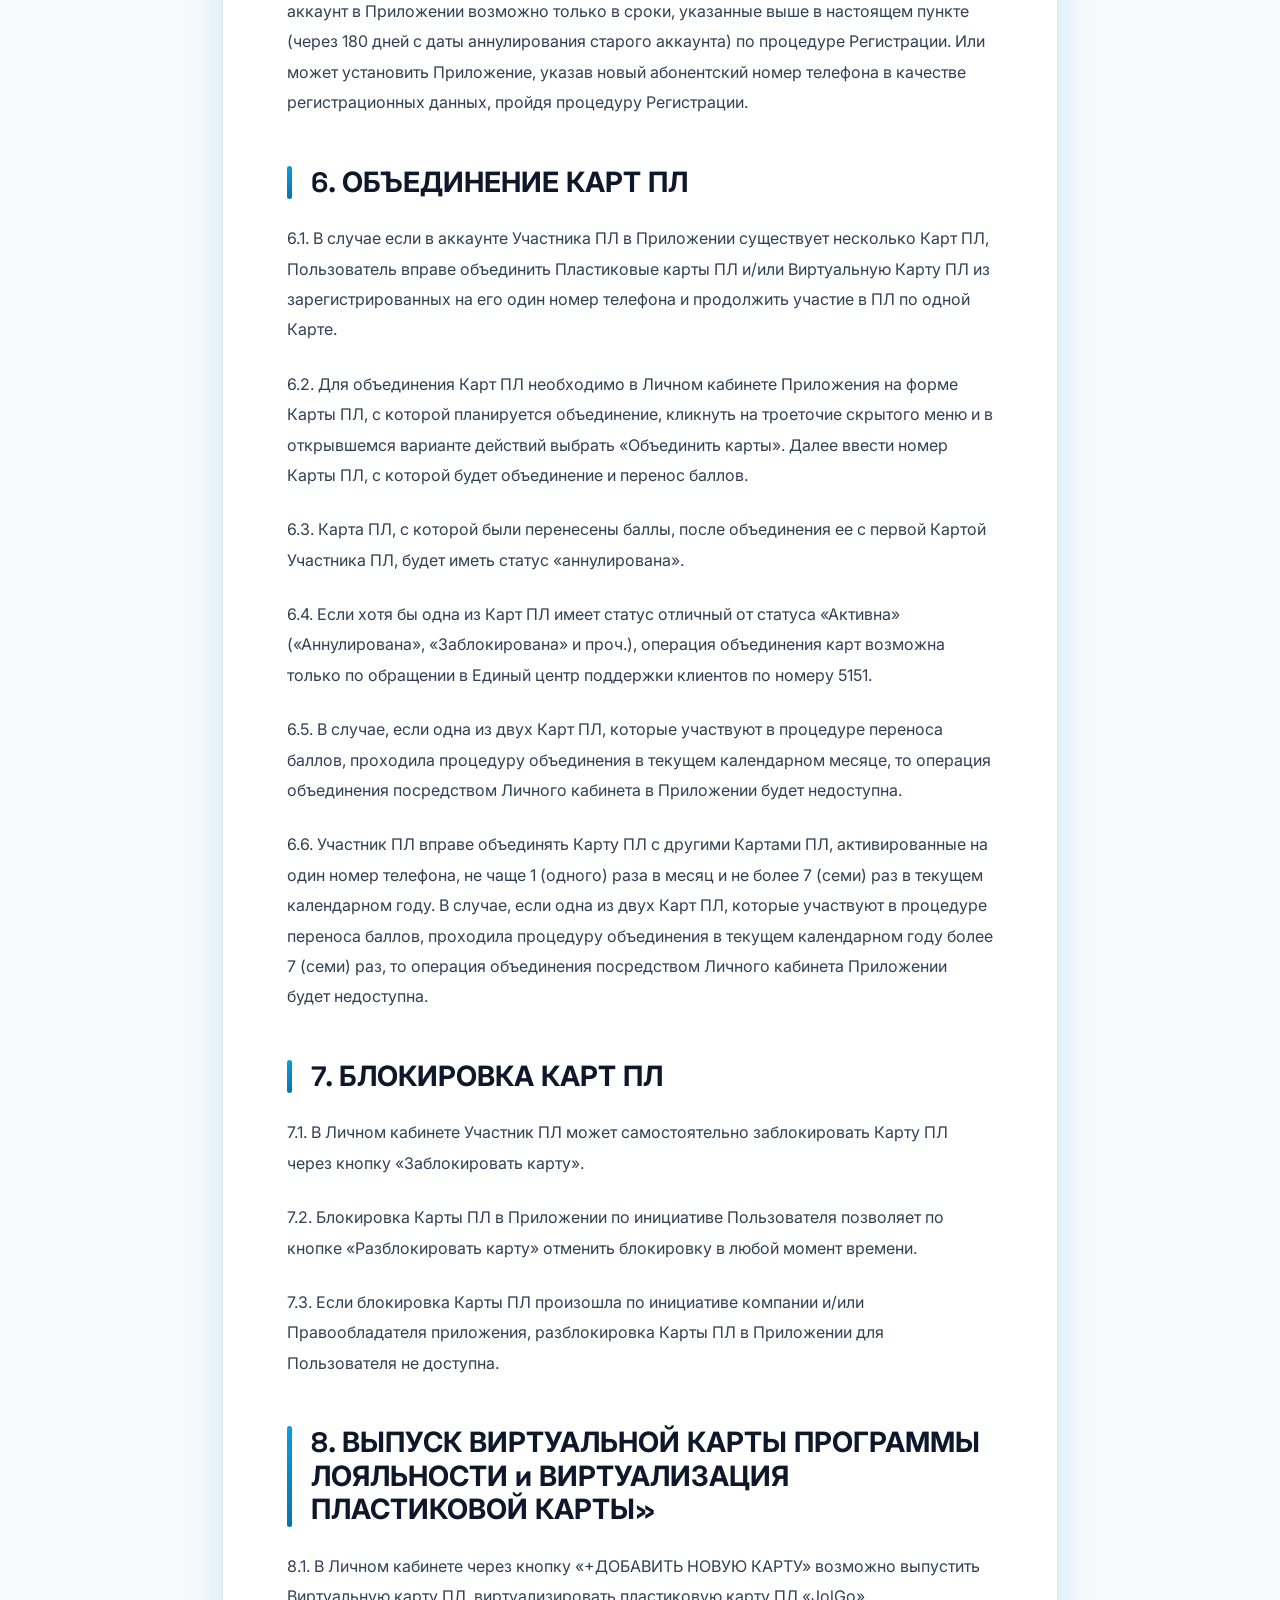
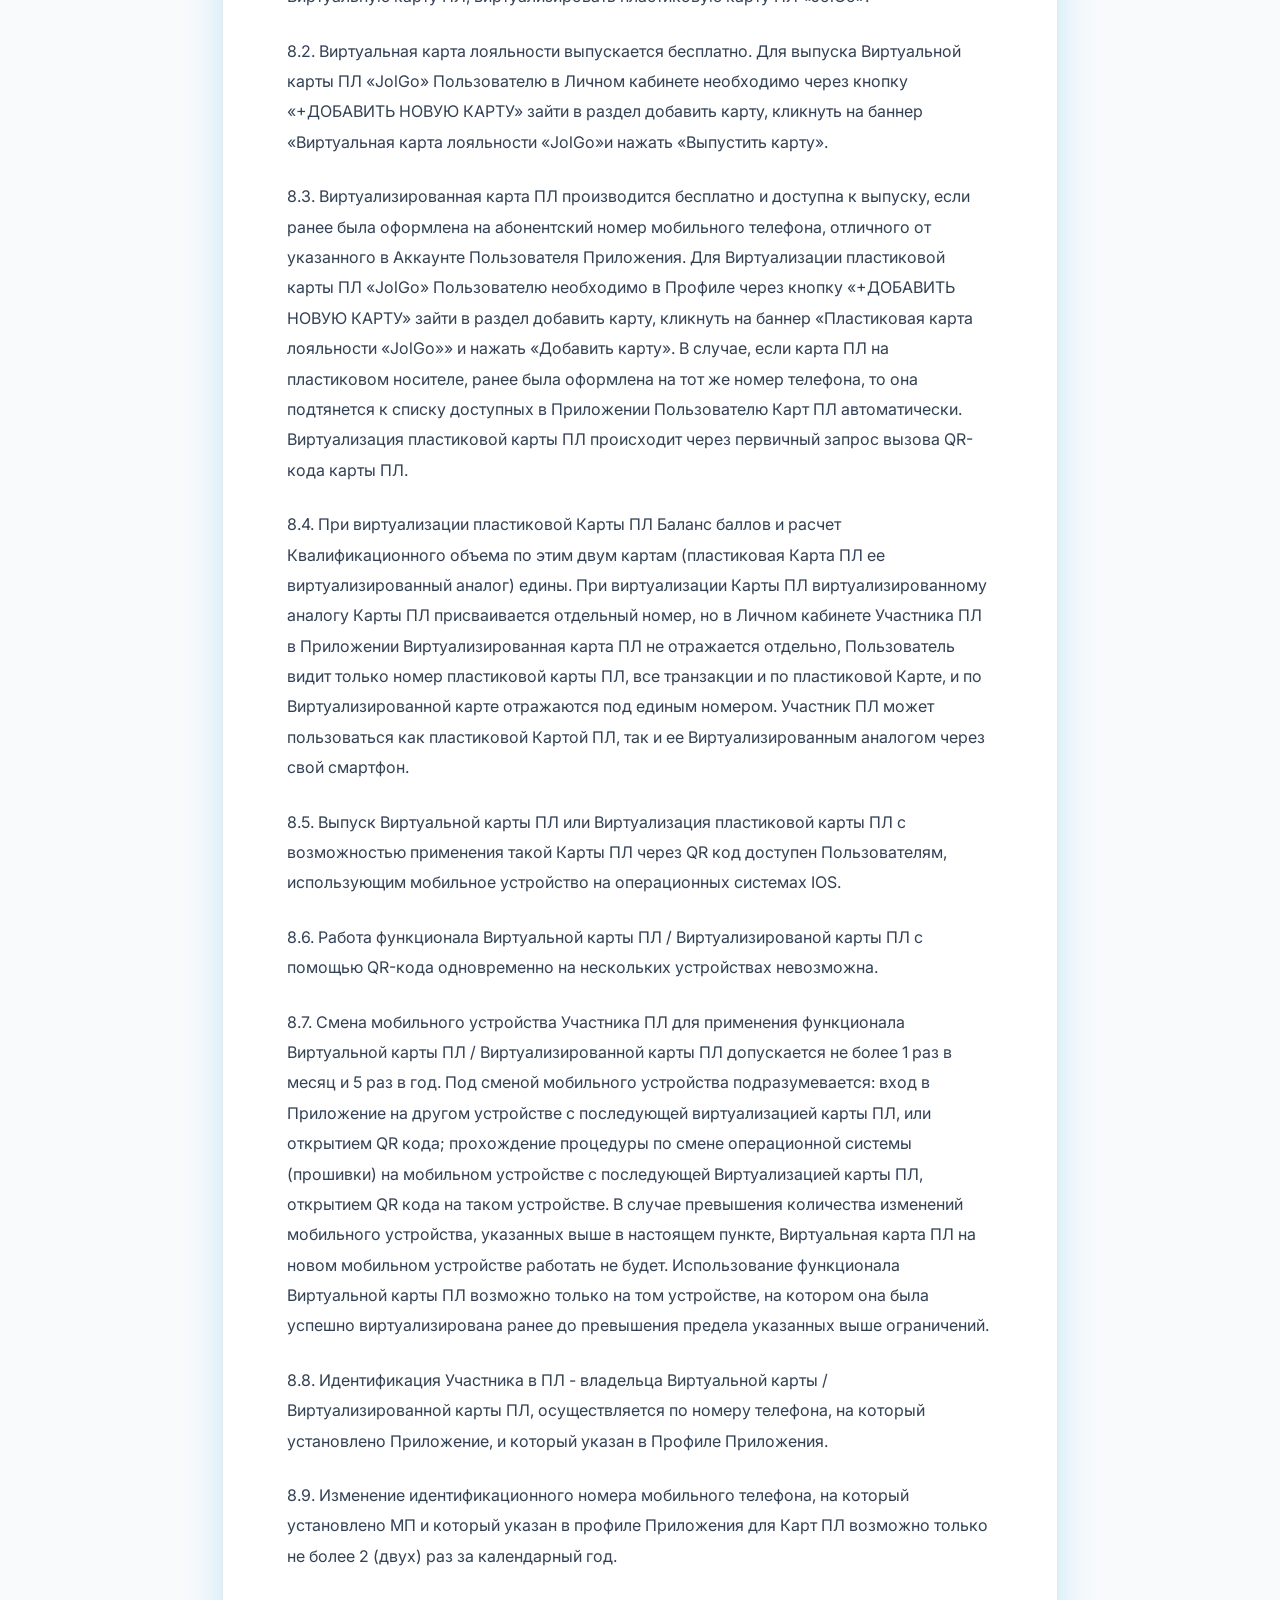
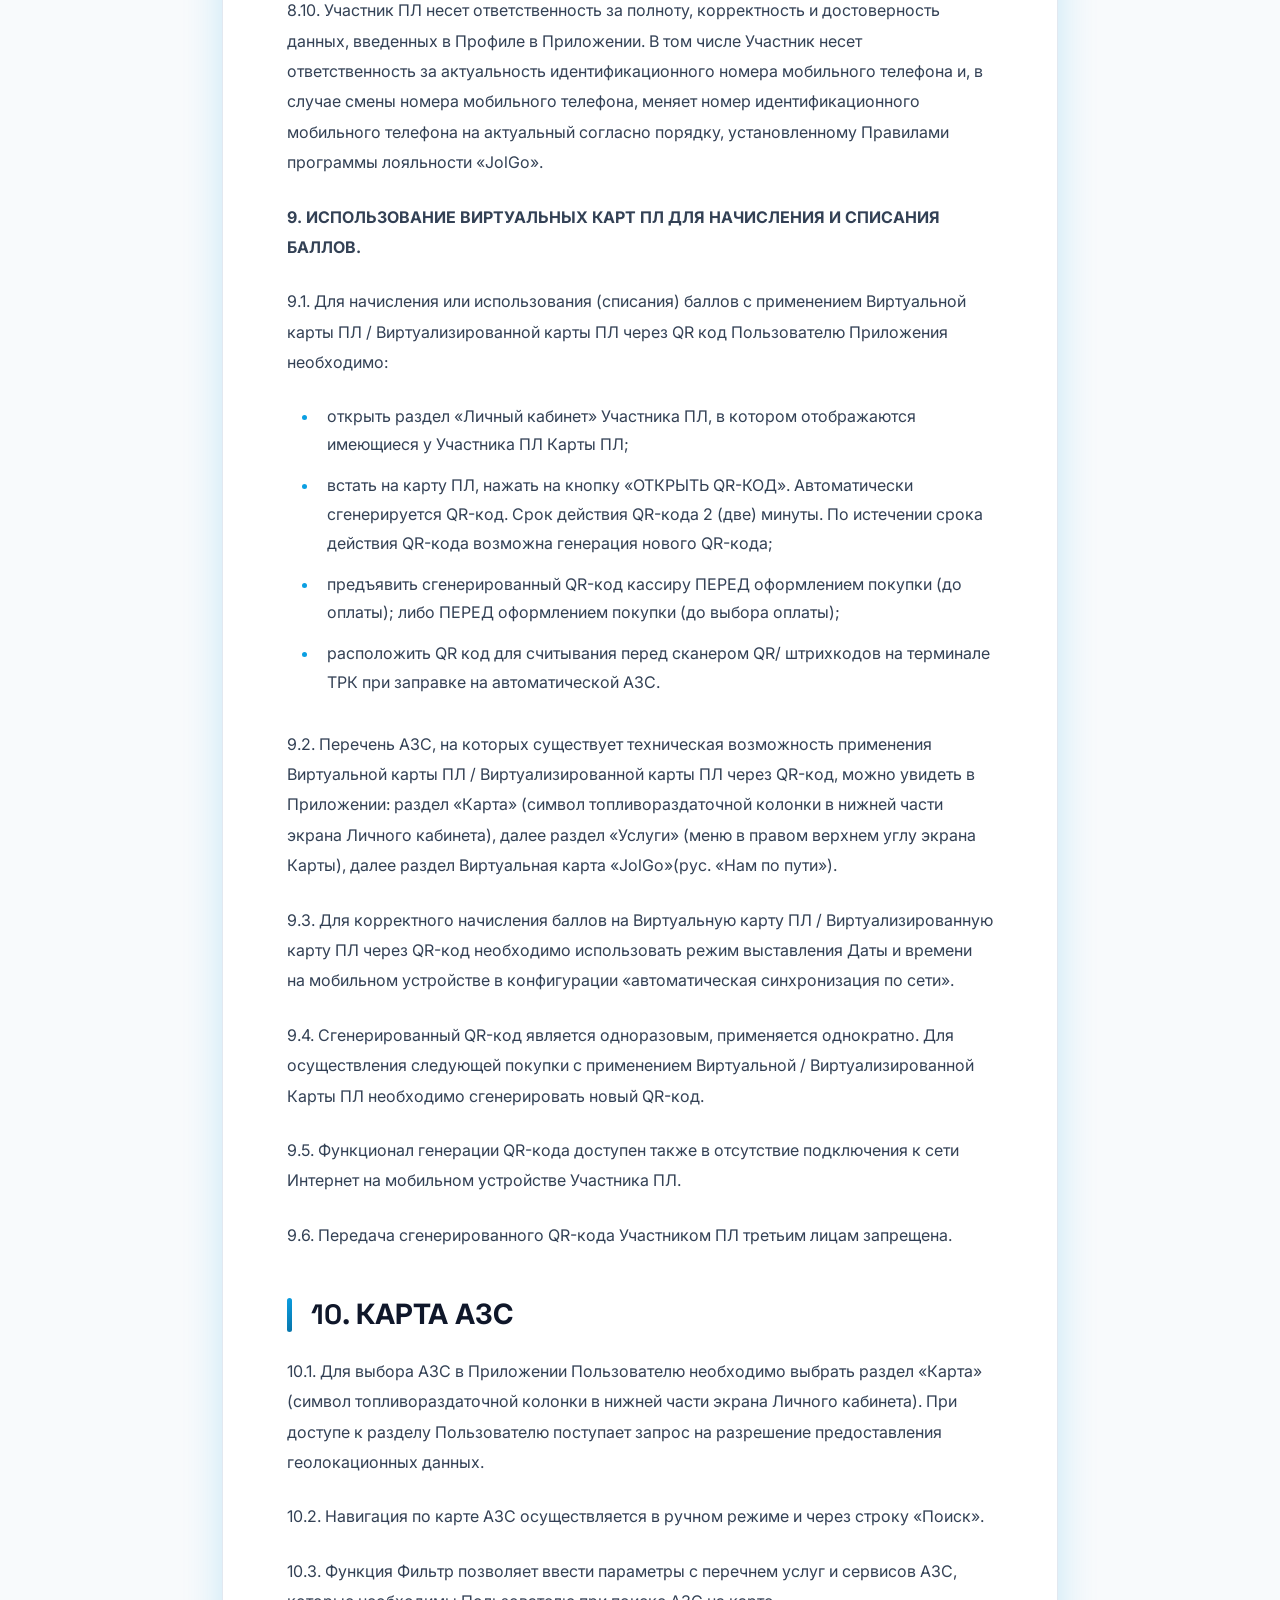
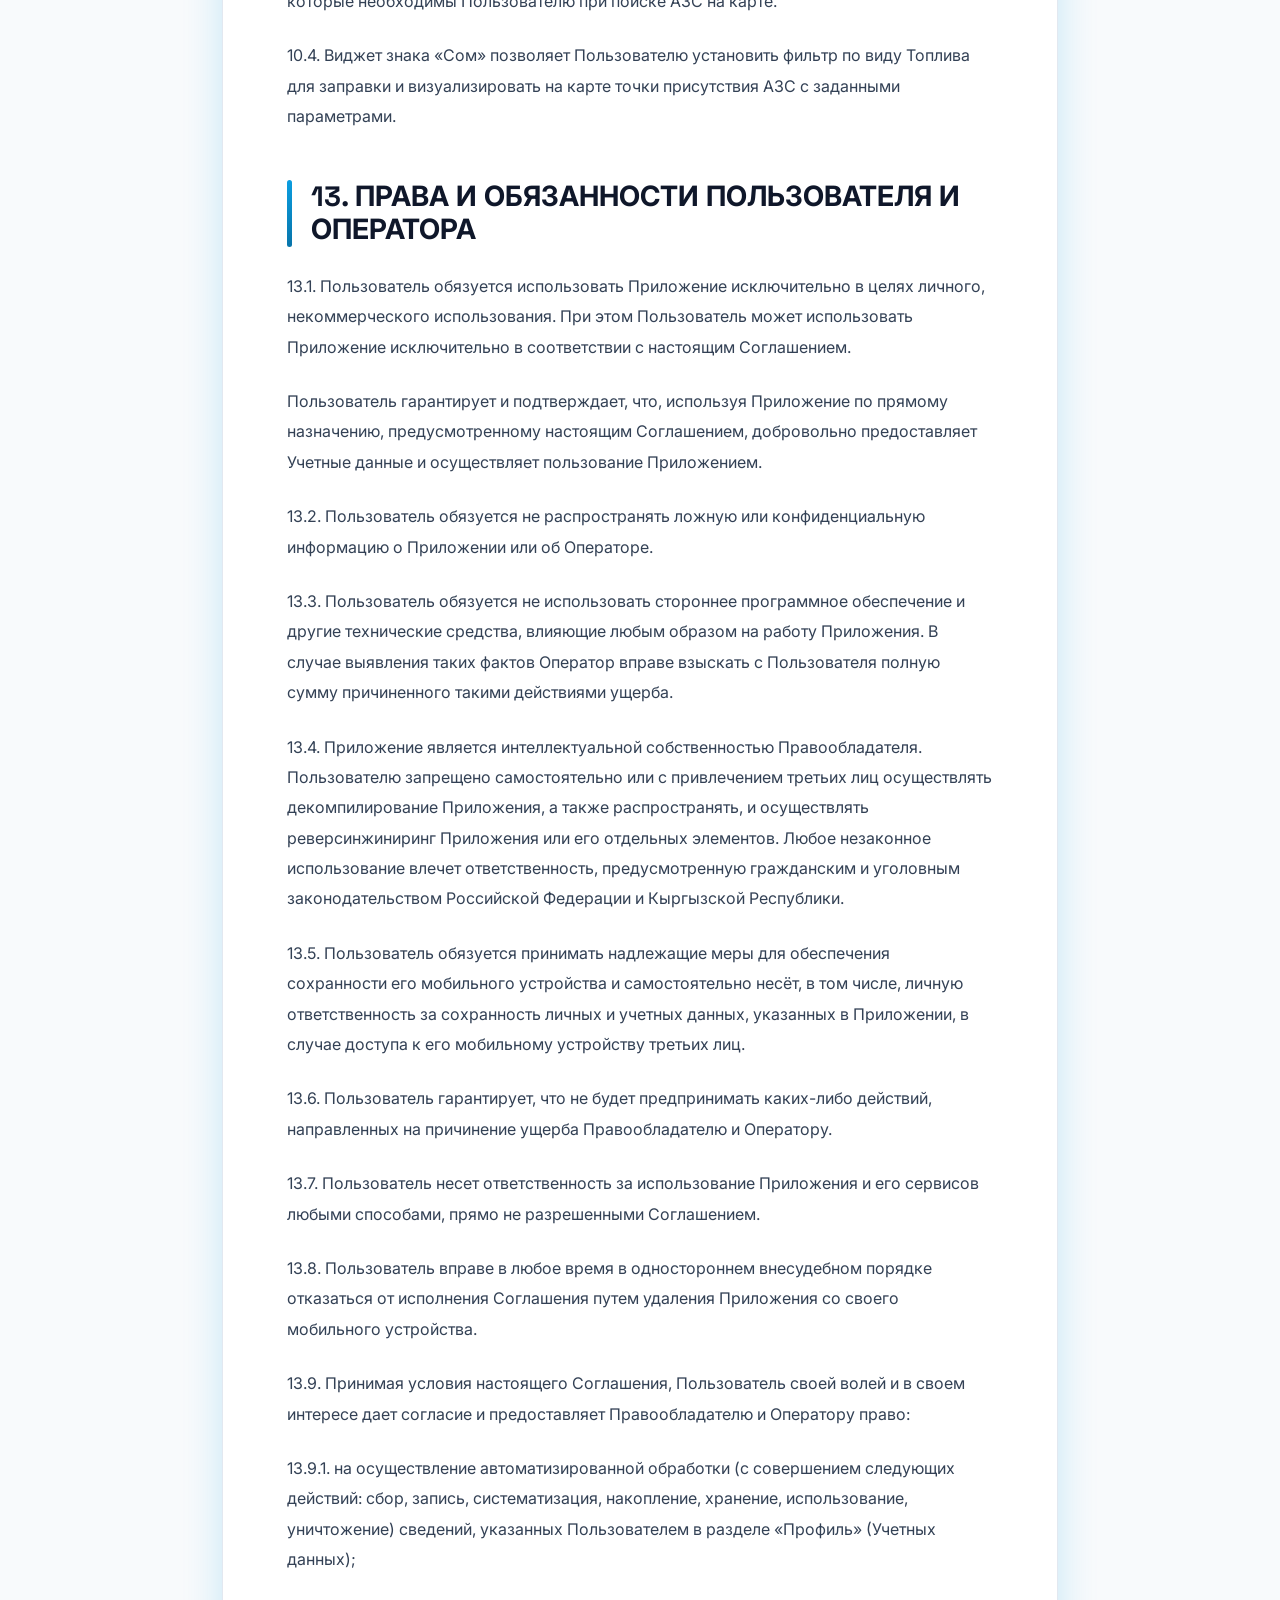
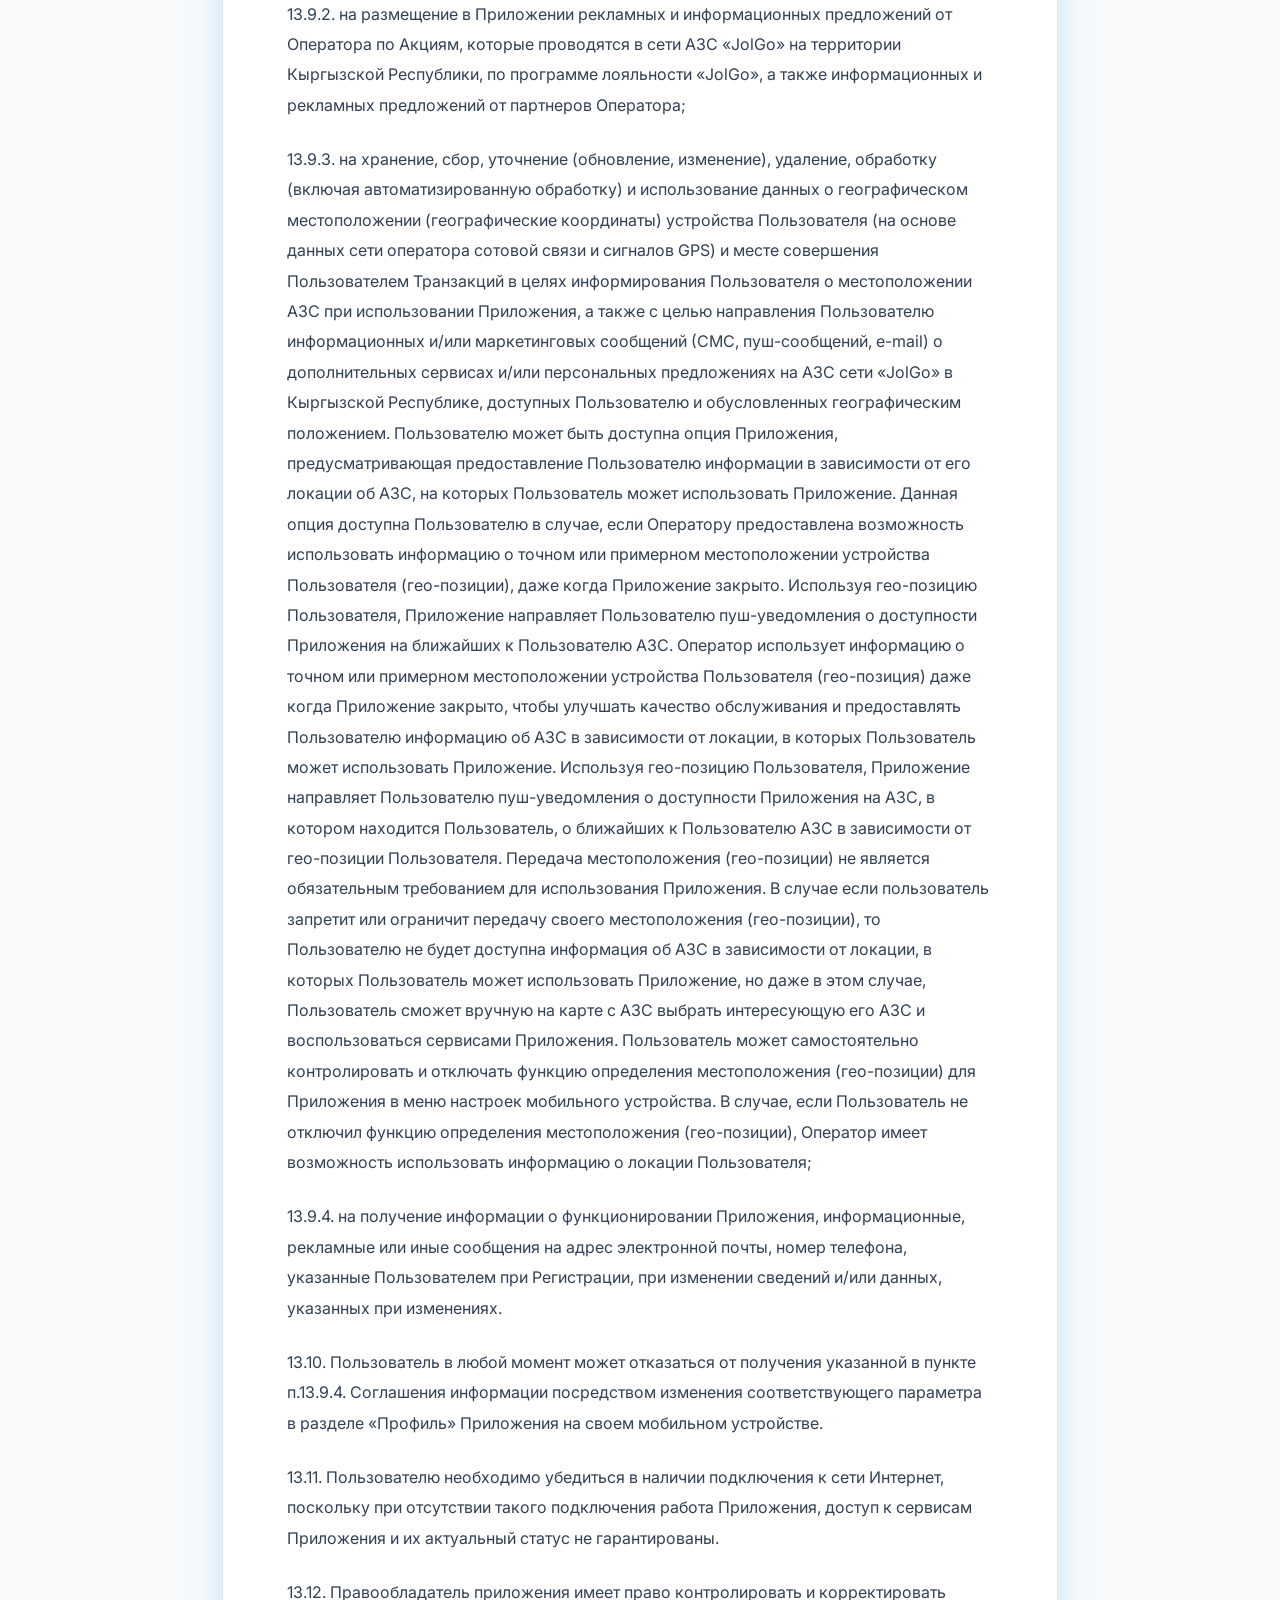
<file: privacy.html>
<!DOCTYPE html>
<html lang="ru">
<head>
    <meta charset="UTF-8">
    <meta name="viewport" content="width=device-width, initial-scale=1.0">
    <meta name="description" content="Политика конфиденциальности JOLGO - защита персональных данных пользователей">
    <title>Политика конфиденциальности - JOLGO</title>

    <!-- Google Fonts -->
    <link rel="preconnect" href="https://fonts.googleapis.com">
    <link rel="preconnect" href="https://fonts.gstatic.com" crossorigin>
    <link href="https://fonts.googleapis.com/css2?family=Inter:wght@400;500;600;700;800&family=Space+Grotesk:wght@600;700&display=swap" rel="stylesheet">

    <!-- JOLGO Styles -->
    <link rel="stylesheet" href="style.css">

    <style>
        /* Дополнительные стили для страницы политики */
        .reading-progress {
            position: fixed;
            top: 0;
            left: 0;
            width: 0;
            height: 3px;
            background: var(--gradient-primary);
            z-index: 10000;
            transition: width 0.1s ease-out;
        }

        .privacy-main {
            max-width: 900px;
            margin: 0 auto;
            padding: 120px 2rem 4rem;
        }

        .privacy-content {
            background: var(--color-white);
            border: 1px solid var(--color-gray-200);
            border-radius: var(--radius-2xl);
            padding: 4rem;
            box-shadow: var(--shadow-xl);
            animation: fadeInUp 0.6s ease-out;
        }

        .privacy-title {
            font-size: 3rem;
            font-weight: 800;
            color: var(--color-gray-900);
            margin-bottom: 2rem;
            text-align: center;
            letter-spacing: -0.02em;
        }

        .privacy-intro {
            font-size: 1.15rem;
            color: var(--color-gray-600);
            text-align: center;
            margin-bottom: 3rem;
            padding: 2rem;
            background: var(--color-gray-50);
            border-radius: var(--radius-xl);
            border-left: 5px solid var(--color-primary);
            line-height: 1.8;
        }

        .privacy-section {
            margin: 3rem 0;
        }

        .privacy-section h2 {
            font-size: 1.75rem;
            font-weight: 700;
            color: var(--color-gray-900);
            margin-bottom: 1.5rem;
            padding-left: 1.5rem;
            position: relative;
        }

        .privacy-section h2::before {
            content: '';
            width: 5px;
            height: 100%;
            background: var(--gradient-primary);
            position: absolute;
            left: 0;
            top: 0;
            border-radius: 3px;
        }

        .privacy-section p {
            margin-bottom: 1.5rem;
            color: var(--color-gray-700);
            line-height: 1.9;
        }

        .privacy-section ul {
            margin: 1.5rem 0 2rem 2rem;
            color: var(--color-gray-700);
        }

        .privacy-section li {
            margin-bottom: 0.75rem;
            line-height: 1.8;
            position: relative;
            padding-left: 0.5rem;
        }

        .privacy-section li::marker {
            color: var(--color-primary);
            font-weight: 700;
        }

        .contact-block {
            background: var(--color-gray-50);
            padding: 2rem;
            border-radius: var(--radius-xl);
            margin: 2rem 0;
            border-left: 5px solid var(--color-primary);
        }

        .contact-block a {
            color: var(--color-primary);
            text-decoration: none;
            font-weight: 600;
            transition: var(--transition-base);
        }

        .contact-block a:hover {
            color: var(--color-secondary);
        }

        .important-block {
            background: var(--color-gray-50);
            padding: 1.5rem 2rem;
            border-radius: var(--radius-lg);
            margin: 2rem 0;
            border-left: 5px solid var(--color-accent);
        }

        .important-block p {
            margin-bottom: 0;
        }

        .back-button {
            display: inline-flex;
            align-items: center;
            gap: 0.5rem;
            padding: 0.75rem 1.5rem;
            background: var(--gradient-primary);
            color: var(--color-white);
            border-radius: var(--radius-full);
            font-weight: 600;
            font-size: 0.95rem;
            transition: var(--transition-base);
            text-decoration: none;
        }

        .back-button:hover {
            transform: translateY(-2px);
            box-shadow: var(--shadow-glow);
        }

        @media (max-width: 768px) {
            .privacy-main {
                padding: 100px 1.5rem 3rem;
            }

            .privacy-content {
                padding: 2rem 1.5rem;
                border-radius: var(--radius-xl);
            }

            .privacy-title {
                font-size: 2rem;
            }

            .privacy-section h2 {
                font-size: 1.4rem;
            }

            .privacy-intro {
                font-size: 1rem;
                padding: 1.5rem;
            }

            .privacy-section ul {
                margin-left: 1rem;
            }
        }

        @media (max-width: 480px) {
            .privacy-title {
                font-size: 1.5rem;
                line-height: 1.3;
                word-wrap: break-word;
                overflow-wrap: break-word;
            }
        }
    </style>
</head>
<body>
<!-- Reading Progress -->
<div class="reading-progress"></div>

<!-- Навигация -->
<nav id="navbar" class="navbar">
    <div class="nav-container">
        <div class="logo">
            <img src="./img/logo.png" alt="logo" />
            <span class="logo-text">JOLGO</span>
        </div>

        <a href="index.html" class="back-button">
            <svg width="20" height="20" viewBox="0 0 20 20" fill="none">
                <path d="M12 5L7 10L12 15" stroke="currentColor" stroke-width="2" stroke-linecap="round" stroke-linejoin="round"/>
            </svg>
            На главную
        </a>
    </div>
</nav>

<!-- Main Content -->
<main class="privacy-main">
    <div class="privacy-content">
        <h1 class="privacy-title">Политика конфиденциальности</h1>

        <div class="privacy-intro">
            <p>Настоящее Пользовательское соглашение (далее – Соглашение) регулирует отношения между Оператором и Пользователем, возникающие при использовании мобильного приложения «JolGo» на АЗС сети «JolGo», расположенных на территории Кыргызской Республики, на указанных в Пользовательском соглашении условиях. </p>
            <p>Перед началом использования мобильного приложения «JolGo»<i> </i>Пользователь обязуется ознакомиться с текстом данного Соглашения. Если Пользователь не согласен с каким-либо отдельным положением или с Соглашением в целом, он обязан прекратить любое использование мобильного приложения «JolGo». </p>
            <p>Установка и использование Пользователем мобильного приложения «JolGo» на принадлежащее ему мобильное устройство означает, что Пользователь безоговорочно и полностью принимает, и обязуется соблюдать все нижеприведенные условия настоящего Соглашения. </p>
        </div>

        <div class="privacy-section">
<h2>«JolGo»</h2>
<p>Настоящее Пользовательское соглашение (далее – Соглашение) регулирует отношения между Оператором и Пользователем, возникающие при использовании мобильного приложения «JolGo» на АЗС сети «JolGo», расположенных на территории Кыргызской Республики, на указанных в Пользовательском соглашении условиях. </p>
<p>Перед началом использования мобильного приложения «JolGo»<i> </i>Пользователь обязуется ознакомиться с текстом данного Соглашения. Если Пользователь не согласен с каким-либо отдельным положением или с Соглашением в целом, он обязан прекратить любое использование мобильного приложения «JolGo». </p>
<p>Установка и использование Пользователем мобильного приложения «JolGo» на принадлежащее ему мобильное устройство означает, что Пользователь безоговорочно и полностью принимает, и обязуется соблюдать все нижеприведенные условия настоящего Соглашения. </p>
</div>
<div class="privacy-section">
<h2>1. ТЕРМИНЫ И ОПРЕДЕЛЕНИЯ</h2>
<p><b>Приложение</b> — мобильное приложение «JolGo», разработанное для мобильных операционных систем iOS (далее по тексту - «Приложение», «Мобильное приложение»). </p>
<p><b>Оператор</b> — Общество с ограниченной ответственностью (ОсОО) «Мунай Пром», юридический адрес: Республика Кыргызстан, г. Бишкек,) ж/м кок-Жар, ул. Жени-жок, д.32, осуществляющее администрирование Приложения и управление АЗС сети «JolGo» на территории Кыргызской Республики. </p>
<p><b>ПЛ</b> — программа лояльности физических лиц «JolGo» сети АЗС «JolGo» в Кыргызской Республике. Полные правила ПЛ размещены на сайте JolGo.kg, раздел «Правила участия в программе лояльности», а также в соответствующем разделе Приложения. </p>
<p><b>Организатор ПЛ</b> — ОсОО «Мунай Пром», организатор программы лояльности «JolGo». </p>
<p><b>Сайт </b>— сайт сети АЗС «JolGo» в Кыргызской Республике и Программы лояльности JolGo» JolGo.kg.</p>
<p><b>Пользователь</b> —дееспособное физическое лицо, установившее мобильное приложение, включая лиц, ранее использовавших предыдущие версии или иные приложения Оператора, данные которых были перенесены (мигрированы) в настоящее приложение.  </p>
<p><b>Пользовательское соглашение</b> — настоящее Пользовательское соглашение, регулирующее условия использования Пользователем мобильного приложения «JolGo». </p>
<p><b>АЗС </b>— Автозаправочные станции, под брендом «JolGo», расположенные на территории Кыргызской Республики. </p>
<p><b>Топливо</b> — моторное топливо (в т.ч. бензины, дизельное топливо, СУГ). </p>
<p><b>Сопутствующие товары и услуги</b> — сопутствующие товары и услуги (далее – «СТиУ»), в том числе товары собственной торговой марки, реализуемые под брендом на сети АЗС «JolGo» в Кыргызской Республике.</p>
<p><b>Напиток</b> — кофе, горячий шоколад и другие горячие напитки в ассортименте кафе, которые можно приготовить самостоятельно с помощью кофемашины, расположенной в зоне кафе на сети АЗС «JolGo» в Кыргызской Республике, с последующей оплатой на кассах АЗС. Ассортимент напитков на разных АЗС «JolGo» Кыргызстан может отличаться.  </p>
<p><b>Сервисы</b> — функциональные возможности, службы, услуги, инструменты, доступные для Пользователей в Приложении. </p>
<p><b>Баллы</b> — условные расчетные единицы, применяемые в рамках ПЛ, начисляемые на Карту ПЛ для информирования Участника ПЛ о сумме доступной к использованию предоплаты. 1 равен 1 сом в Кыргызской Республике. </p>
<p><b>Виртуальная карта ПЛ </b>— электронная карта ПЛ без материального носителя, которая выпускается в электронном виде в мобильном приложении «JolGo», предоставляет ее держателю возможность участия в программе лояльности «JolGo». </p>
<p><b>Виртуализированная карта ПЛ </b>— виртуализированный в Приложении аналог пластиковой карты программы лояльности «JolGo». </p>
<p><b>Карта</b> <b>ПЛ </b>— Виртуальная и/или Виртуализированная карта лояльности ПЛ. </p>
<p><b>QR-код</b> (от англ. Quick Response Code - код быстрого реагирования) — двухмерный штрихкод, генерируемый в мобильном приложении «JolGo», предоставляющий возможность Участнику ПЛ использовать Карту ПЛ для начисления или списания баллов. </p>
<p><b>Промокод </b>— совокупность символов, дающая право на приобретение Товаров или услуги на специальных условиях на сети АЗС «JolGo» в Кыргызской Республике. </p>
<p><b>Участник ПЛ</b> — физическое лицо, достигшее 18 лет, владелец Карты ПЛ, активировавший Карту ПЛ в соответствии с Правилами программы лояльности «JolGo». </p>
<p><b>Регистрация</b> — совокупность действий Пользователя, включая предоставление Персональных данных и иной информации, совершаемых Пользователем с использованием специальной формы пользовательского интерфейса Приложения в целях получения доступа к сервисам Приложения. </p>
<p><b>Авторизация</b> — предоставление доступа к Приложению Пользователям, прошедшим Регистрацию. </p>
<p><b>Аккаунт (Учетные данные) </b>— совокупность  о Пользователе, необходимая для его опознавания () и  к его персональным данным и настройкам, в том числе как об  Участнике ПЛ, а именно: номер телефона, номер Карты ПЛ, данные авторизации (аутентификации) Участника ПЛ в мобильном приложении «JolGo», данные по транзакциям, совершенным с применением Карты ПЛ. </p>
<p><b>Личный Кабинет</b> — персональный раздел Пользователя в Приложении, связанный с Аккаунтом Пользователя в Приложении, в котором Пользователю доступны, в том числе следующая информация и возможности:</p>
<ul>
<li>Вкладка «Кабинет», где можно увидеть статус карты ПЛ,</li>
<li>Начисление и баланс баллов ПЛ</li>
<li>Выпуск, добавление, блокировка и объединение карты ПЛ,</li>
<li>Вкладка «Профиль»: где Пользователь вносит свои данные (контактный номер телефона, e-mail), и осуществляет управление рассылками во вкладке «Настройки» Профиля.</li>
</ul>
<p><b>Объекты интеллектуальной собственности (ОИС)</b> — результаты интеллектуальной деятельности, с помощью которых реализовано Приложение, его отдельные части, включая, но не ограничиваясь: </p>
<ul>
<li>программы для ЭВМ, программные средства, скрипты, системы управления базами данных, базы данных, структура, расположение и содержимое баз данных, интеграционные решения и механизмы, иное программное обеспечение, предназначенное для реализации Приложения;</li>
<li>дизайн Приложения, включающий в себя логическую структуру веб-страниц, эскизы главной и типовых страниц, а также пользовательский интерфейс (расположение меню, навигация, шрифты, взаимодействие с Пользователем и т.п.);</li>
<li>тексты веб-страниц, изложенные с использованием специальных языков, которые отвечают за логическую структуру веб-страниц, их внешний вид и другое;</li>
<li>информационное наполнение Приложения в виде текстовых, графических, аудиовизуальных, мультимедийных и иных объектов, расположенных или создаваемых с помощью Приложения, в том числе доступных для скачивания;</li>
<li>фирменные наименования, коммерческие обозначения, наименования мест происхождения товаров, товарные знаки, знаки обслуживания, иные средства индивидуализации товаров, работ, услуг и предприятий, в том числе содержащиеся в доменных именах; иные результаты интеллектуальной деятельности.</li>
</ul>
</div>
<div class="privacy-section">
<h2>2. ОБЩИЕ ПОЛОЖЕНИЯ</h2>
<p>2.1. Условия Соглашения являются публичной офертой в соответствии с законодательством Кыргызской Республики. Установка и использование Приложения является акцептом публичной оферты (ст.ст. 393,394,396,397,398 Гражданского кодекса Кыргызской Республики) и присоединением к условиям Соглашения, а также подтверждением согласия Пользователя с условиями Соглашения. </p>
<p>2.2. Оператор вправе вносить изменения и/или дополнения в Соглашение. При внесении изменений в Соглашение Оператор публикует новую действующую редакцию Соглашения на сайте Компании в разделе Новости JolGo.kg, и дата публикации является датой вступления в силу новой редакции Соглашения. Пользователь обязуется самостоятельно отслеживать актуальность Соглашения, содержание которого может меняться/дополняться. Риск несвоевременного ознакомления Пользователя с условиями Соглашения лежит на Пользователе. При этом продолжение использования Приложения после внесения изменений и/или дополнений в Соглашение означает согласие Пользователя с такими изменениями и/или дополнениями. </p>
<p>2.3. В случае несогласия Пользователя с условиями Соглашения использование Приложения должно быть немедленно прекращено, Приложение должно быть удалено. В противном случае изменения условий Пользовательского соглашения считаются принятыми. </p>
<p>2.4. Соглашаясь с условиями Соглашения, Пользователь подтверждает свои правоспособность и дееспособность, подтверждает достоверность введенных им при Регистрации данных и принимает на себя всю ответственность за их точность, полноту и достоверность. </p>
</div>
<div class="privacy-section">
<h2>3. РЕГИСТРАЦИЯ И АВТОРИЗАЦИЯ ПОЛЬЗОВАТЕЛЯ</h2>
<p>3.1. Регистрация в Приложении открывает полный доступ Пользователю к возможностям и сервисам Программы лояльности и сервисам АЗС.</p>
<p>3.2. Пользователь при прохождении процедуры Регистрации в Приложении должен указать личный абонентский номер мобильного телефона. Ответственность за корректность и достоверность внесенных данных лежит на Пользователе.</p>
<p>3.3. В процессе регистрации на указанный Пользователем номер мобильного телефона будет направлено смс-сообщение с уникальным кодом для подтверждения номера мобильного телефона и создания Аккаунта (Учетные данные) в Приложении. Пользователь вводит полученный код в соответствующем поле Приложения, после чего учетная запись считается подтвержденной, а процесс регистрации Пользователя завершенным. </p>
<p>3.4. Аккаунт связан с номером телефона Пользователя. Создание двух и более аккаунтов с использованием одного номера телефона, а также использование двух и более аккаунтов на одном мобильном устройстве запрещено. </p>
<p>3.5. Аккаунт зарегистрированного Пользователя единовременно может быть подтвержден только на одном мобильном устройстве. В случае ввода Учетных данных Пользователя на новом мобильном устройстве Приложение направляет смс-сообщение с цифровым кодом для авторизации в Приложении на новом мобильном устройстве, после ввода которого Приложение на предыдущем мобильном устройстве прекратит сеанс работы в качестве зарегистрированного Пользователя. </p>
<p>3.6. В случае выхода Пользователя из Приложения (раздела «Профиль»), повторный вход осуществляется после процедуры Авторизации – ввода Пользователем номера телефона, получения смс-сообщения с уникальным кодом для подтверждения номера мобильного телефона, ввода полученного кода в окне авторизации в Приложении.</p>
<p>3.7. Пользователь имеет возможность изменить сведения, указанные Пользователем в разделе «Ваш профиль» (адрес электронной почты). </p>
<p>3.8. Любое действие, совершенное в Приложении с использованием Учетных данных Пользователя и/или принадлежащего Пользователю мобильного устройства, на котором установлено Приложение, считается действием, совершенным самим Пользователем или уполномоченным им лицом, и устанавливает обязанности и ответственность для Пользователя в отношении таких действий, включая ответственность за нарушение настоящего Соглашения и требований законодательства Кыргызской Республики. </p>
<p>3.9. Пользователь соглашается с тем, что он обязан немедленно уведомить Оператора, обратившись в службу поддержки по номеру 5151, о любом случае несанкционированного (не разрешенного) доступа к Приложению со своим логином и паролем и/или о любом нарушении требований безопасности. </p>
<p>3.10. В случае нарушения Пользователем условий настоящего Соглашения, мошенничества, предоставления ложных данных и иных действий со стороны Пользователя, которые повлекли или могут повлечь за собой убытки Правообладателя или Оператора, последний вправе в любое время прекратить и/или ограничить доступ Пользователя к Приложению, а также заблокировать или удалить Аккаунт Пользователя в Приложении без возможности ее восстановления в одностороннем порядке. </p>
</div>
<div class="privacy-section">
<h2>4. ЛИЧНЫЙ КАБИНЕТ УЧАСТНИКА ПЛ «JOLGO»</h2>
<p>4.1. В Личном кабинете Участника ПЛ «JolGo» в Приложении Пользователь видит все Карты ПЛ, зарегистрированные на номер телефона, на который установлено Приложение. </p>
<p>4.2. На один номер телефона может быть зарегистрировано не более 2 (двух) Карт ПЛ. </p>
<p>4.3. По каждой Карте ПЛ в Личном кабинете отражается:</p>
<ul>
<li>номер карты;</li>
<li>баланс – количество баллов, доступных к использованию; (истечет срок их действия согласно Правилам ПЛ – 12 месяцев с даты начисления);</li>
</ul>
</div>
<div class="privacy-section">
<h2>5. АННУЛИРОВАНИЕ АККАУНТА В ПРИЛОЖЕНИИ</h2>
<p>5.1. В случае удаления Участником ПЛ аккаунта в Приложении, участие Пользователя в ПЛ по всем Картам ПЛ, в том числе по карте ПЛ с физическим носителем прекращается. </p>
<p>5.2. Создание нового аккаунта в Приложении с использованием прежнего абонентского номера мобильного телефона возможно только через 6 месяцев (180 дней) с даты аннулирования старого аккаунта. </p>
<p>5.3. В случае удаления аккаунта в Приложении Участник ПЛ вправе приобрести Новую пластиковую карту и продолжить свое участие в ПЛ, но внесение указанных Карт ПЛ в аккаунт в Приложении возможно только в сроки, указанные выше в настоящем пункте (через 180 дней с даты аннулирования старого аккаунта) по процедуре Регистрации. Или может установить Приложение, указав новый абонентский номер телефона в качестве регистрационных данных, пройдя процедуру Регистрации.</p>
</div>
<div class="privacy-section">
<h2>6. ОБЪЕДИНЕНИЕ КАРТ ПЛ</h2>
<p>6.1. В случае если в аккаунте Участника ПЛ в Приложении существует несколько Карт ПЛ, Пользователь вправе объединить Пластиковые карты ПЛ и/или Виртуальную Карту ПЛ из зарегистрированных на его один номер телефона и продолжить участие в ПЛ по одной Карте.</p>
<p>6.2.   Для объединения Карт ПЛ необходимо в Личном кабинете Приложения на форме Карты ПЛ, с которой планируется объединение, кликнуть на троеточие скрытого меню и в открывшемся варианте действий выбрать «Объединить карты». Далее ввести номер Карты ПЛ, с которой будет объединение и перенос баллов. </p>
<p>6.3. Карта ПЛ, с которой были перенесены баллы, после объединения ее с первой Картой Участника ПЛ, будет иметь статус «аннулирована». </p>
<p>6.4. Если хотя бы одна из Карт ПЛ имеет статус отличный от статуса «Активна» («Аннулирована», «Заблокирована» и проч.), операция объединения карт возможна только по обращении в Единый центр поддержки клиентов по номеру 5151.</p>
<p>6.5. В случае, если одна из двух Карт ПЛ, которые участвуют в процедуре переноса баллов, проходила процедуру объединения в текущем календарном месяце, то операция объединения посредством Личного кабинета в Приложении будет недоступна.</p>
<p>6.6. Участник ПЛ вправе объединять Карту ПЛ с другими Картами ПЛ, активированные на один номер телефона, не чаще 1 (одного) раза в месяц и не более 7 (семи) раз в текущем календарном году. В случае, если одна из двух Карт ПЛ, которые участвуют в процедуре переноса баллов, проходила процедуру объединения в текущем календарном году более 7 (семи) раз, то операция объединения посредством Личного кабинета Приложении будет недоступна.</p>
</div>
<div class="privacy-section">
<h2>7. БЛОКИРОВКА КАРТ ПЛ</h2>
<p>7.1. В Личном кабинете Участник ПЛ может самостоятельно заблокировать Карту ПЛ через кнопку «Заблокировать карту».  </p>
<p>7.2. Блокировка Карты ПЛ в Приложении по инициативе Пользователя позволяет по кнопке «Разблокировать карту» отменить блокировку в любой момент времени. </p>
<p>7.3. Если блокировка Карты ПЛ произошла по инициативе компании и/или Правообладателя приложения, разблокировка Карты ПЛ в Приложении для Пользователя не доступна.</p>
</div>
<div class="privacy-section">
<h2>8. ВЫПУСК ВИРТУАЛЬНОЙ КАРТЫ ПРОГРАММЫ ЛОЯЛЬНОСТИ и ВИРТУАЛИЗАЦИЯ ПЛАСТИКОВОЙ КАРТЫ»</h2>
<p>8.1. В Личном кабинете через кнопку «+ДОБАВИТЬ НОВУЮ КАРТУ» возможно выпустить Виртуальную карту ПЛ, виртуализировать пластиковую карту ПЛ «JolGo».</p>
<p>8.2. Виртуальная карта лояльности выпускается бесплатно. Для выпуска Виртуальной карты ПЛ «JolGo» Пользователю в Личном кабинете необходимо через кнопку «+ДОБАВИТЬ НОВУЮ КАРТУ» зайти в раздел добавить карту, кликнуть на баннер «Виртуальная карта лояльности «JolGo»и нажать «Выпустить карту». </p>
<p>8.3. Виртуализированная карта ПЛ производится бесплатно и доступна к выпуску, если ранее была оформлена на абонентский номер мобильного телефона, отличного от указанного в Аккаунте Пользователя Приложения. Для Виртуализации пластиковой карты ПЛ «JolGo» Пользователю необходимо в Профиле через кнопку «+ДОБАВИТЬ НОВУЮ КАРТУ» зайти в раздел добавить карту, кликнуть на баннер «Пластиковая карта лояльности «JolGo»» и нажать «Добавить карту». В случае, если карта ПЛ на пластиковом носителе, ранее была оформлена на тот же номер телефона, то она подтянется к списку доступных в Приложении Пользователю Карт ПЛ автоматически. Виртуализация пластиковой карты ПЛ происходит через первичный запрос вызова QR-кода карты ПЛ.</p>
<p>8.4. При виртуализации пластиковой Карты ПЛ Баланс баллов и расчет Квалификационного объема по этим двум картам (пластиковая Карта ПЛ ее виртуализированный аналог) едины. При виртуализации Карты ПЛ виртуализированному аналогу Карты ПЛ присваивается отдельный номер, но в Личном кабинете Участника ПЛ в Приложении Виртуализированная карта ПЛ не отражается отдельно, Пользователь видит только номер пластиковой карты ПЛ, все транзакции и по пластиковой Карте, и по Виртуализированной карте отражаются под единым номером. Участник ПЛ может пользоваться как пластиковой Картой ПЛ, так и ее Виртуализированным аналогом через свой смартфон. </p>
<p>8.5. Выпуск Виртуальной карты ПЛ или Виртуализация пластиковой карты ПЛ с возможностью применения такой Карты ПЛ через QR код доступен Пользователям, использующим мобильное устройство на операционных системах IOS.</p>
<p>8.6. Работа функционала Виртуальной карты ПЛ / Виртуализированой карты ПЛ с помощью QR-кода одновременно на нескольких устройствах невозможна.</p>
<p>8.7. Смена мобильного устройства Участника ПЛ для применения функционала Виртуальной карты ПЛ / Виртуализированной карты ПЛ допускается не более 1 раз в месяц и 5 раз в год. Под сменой мобильного устройства подразумевается: вход в Приложение на другом устройстве с последующей виртуализацией карты ПЛ, или открытием QR кода; прохождение процедуры по смене операционной системы (прошивки) на мобильном устройстве с последующей Виртуализацией карты ПЛ, открытием QR кода на таком устройстве. В случае превышения количества изменений мобильного устройства, указанных выше в настоящем пункте, Виртуальная карта ПЛ на новом мобильном устройстве работать не будет. Использование функционала Виртуальной карты ПЛ возможно только на том устройстве, на котором она была успешно виртуализирована ранее до превышения предела указанных выше ограничений.</p>
<p>8.8. Идентификация Участника в ПЛ - владельца Виртуальной карты / Виртуализированной карты ПЛ, осуществляется по номеру телефона, на который установлено Приложение, и который указан в Профиле Приложения.</p>
<p>8.9. Изменение идентификационного номера мобильного телефона, на который установлено МП и который указан в профиле Приложения для Карт ПЛ возможно только не более 2 (двух) раз за календарный год.</p>
<p>8.10. Участник ПЛ несет ответственность за полноту, корректность и достоверность данных, введенных в Профиле в Приложении. В том числе Участник несет ответственность за актуальность идентификационного номера мобильного телефона и, в случае смены номера мобильного телефона, меняет номер идентификационного мобильного телефона на актуальный согласно порядку, установленному Правилами программы лояльности «JolGo».</p>
<p><b>9. ИСПОЛЬЗОВАНИЕ ВИРТУАЛЬНЫХ КАРТ ПЛ ДЛЯ НАЧИСЛЕНИЯ И СПИСАНИЯ БАЛЛОВ. </b></p>
<p>9.1. Для начисления или использования (списания) баллов с применением Виртуальной карты ПЛ / Виртуализированной карты ПЛ через QR код Пользователю Приложения необходимо:</p>
<ul>
<li>открыть раздел «Личный кабинет» Участника ПЛ, в котором отображаются имеющиеся у Участника ПЛ Карты ПЛ;</li>
<li>встать на карту ПЛ, нажать на кнопку «ОТКРЫТЬ QR-КОД». Автоматически сгенерируется QR-код. Срок действия QR-кода 2 (две) минуты. По истечении срока действия QR-кода возможна генерация нового QR-кода;</li>
<li>предъявить сгенерированный QR-код кассиру ПЕРЕД оформлением покупки (до оплаты); либо ПЕРЕД оформлением покупки (до выбора оплаты);</li>
<li>расположить QR код для считывания перед сканером QR/ штрихкодов на терминале ТРК при заправке на автоматической АЗС.</li>
</ul>
<p>9.2. Перечень АЗС, на которых существует техническая возможность применения Виртуальной карты ПЛ / Виртуализированной карты ПЛ через QR-код, можно увидеть в Приложении: раздел «Карта» (символ топливораздаточной колонки в нижней части экрана Личного кабинета), далее раздел «Услуги» (меню в правом верхнем углу экрана Карты), далее раздел Виртуальная карта «JolGo»(рус. «Нам по пути»).</p>
<p>9.3. Для корректного начисления баллов на Виртуальную карту ПЛ / Виртуализированную карту ПЛ через QR-код необходимо использовать режим выставления Даты и времени на мобильном устройстве в конфигурации «автоматическая синхронизация по сети».</p>
<p>9.4. Сгенерированный QR-код является одноразовым, применяется однократно. Для осуществления следующей покупки с применением Виртуальной / Виртуализированной Карты ПЛ необходимо сгенерировать новый QR-код.</p>
<p>9.5. Функционал генерации QR-кода доступен также в отсутствие подключения к сети Интернет на мобильном устройстве Участника ПЛ.</p>
<p>9.6. Передача сгенерированного QR-кода Участником ПЛ третьим лицам запрещена.</p>
</div>
<div class="privacy-section">
<h2>10. КАРТА АЗС</h2>
<p>10.1. Для выбора АЗС в Приложении Пользователю необходимо выбрать раздел «Карта» (символ топливораздаточной колонки в нижней части экрана Личного кабинета). При доступе к разделу Пользователю поступает запрос на разрешение предоставления геолокационных данных. </p>
<p>10.2. Навигация по карте АЗС осуществляется в ручном режиме и через строку «Поиск». </p>
<p>10.3. Функция Фильтр позволяет ввести параметры с перечнем услуг и сервисов АЗС, которые необходимы Пользователю при поиске АЗС на карте.</p>
<p>10.4. Виджет знака «Сом» позволяет Пользователю установить фильтр по виду Топлива для заправки и визуализировать на карте точки присутствия АЗС с заданными параметрами.  </p>
</div>
<div class="privacy-section">
<h2>13. ПРАВА И ОБЯЗАННОСТИ ПОЛЬЗОВАТЕЛЯ И ОПЕРАТОРА</h2>
<p>13.1. Пользователь обязуется использовать Приложение исключительно в целях личного, некоммерческого использования. При этом Пользователь может использовать Приложение исключительно в соответствии с настоящим Соглашением. </p>
<p>Пользователь гарантирует и подтверждает, что, используя Приложение по прямому назначению, предусмотренному настоящим Соглашением, добровольно предоставляет Учетные данные и осуществляет пользование Приложением. </p>
<p>13.2. Пользователь обязуется не распространять ложную или конфиденциальную информацию о Приложении или об Операторе. </p>
<p>13.3. Пользователь обязуется не использовать стороннее программное обеспечение и другие технические средства, влияющие любым образом на работу Приложения. В случае выявления таких фактов Оператор вправе взыскать с Пользователя полную сумму причиненного такими действиями ущерба. </p>
<p>13.4. Приложение является интеллектуальной собственностью Правообладателя. Пользователю запрещено самостоятельно или с привлечением третьих лиц осуществлять декомпилирование Приложения, а также распространять, и осуществлять реверсинжиниринг Приложения или его отдельных элементов. Любое незаконное использование влечет ответственность, предусмотренную гражданским и уголовным законодательством Российской Федерации и Кыргызской Республики. </p>
<p>13.5. Пользователь обязуется принимать надлежащие меры для обеспечения сохранности его мобильного устройства и самостоятельно несёт, в том числе, личную ответственность за сохранность личных и учетных данных, указанных в Приложении, в случае доступа к его мобильному устройству третьих лиц. </p>
<p>13.6. Пользователь гарантирует, что не будет предпринимать каких-либо действий, направленных на причинение ущерба Правообладателю и Оператору. </p>
<p>13.7. Пользователь несет ответственность за использование Приложения и его сервисов любыми способами, прямо не разрешенными Соглашением. </p>
<p>13.8. Пользователь вправе в любое время в одностороннем внесудебном порядке отказаться от исполнения Соглашения путем удаления Приложения со своего мобильного устройства. </p>
<p>13.9. Принимая условия настоящего Соглашения, Пользователь своей волей и в своем интересе дает согласие и предоставляет Правообладателю и Оператору право: </p>
<p>13.9.1. на осуществление автоматизированной обработки (с совершением следующих действий: сбор, запись, систематизация, накопление, хранение, использование, уничтожение) сведений, указанных Пользователем в разделе «Профиль» (Учетных данных); </p>
<p>13.9.2. на размещение в Приложении рекламных и информационных предложений от Оператора по Акциям, которые проводятся в сети АЗС «JolGo» на территории Кыргызской Республики, по программе лояльности «JolGo», а также информационных и рекламных предложений от партнеров Оператора; </p>
<p>13.9.3. на хранение, сбор, уточнение (обновление, изменение), удаление, обработку (включая автоматизированную обработку) и использование данных о географическом местоположении (географические координаты) устройства Пользователя (на основе данных сети оператора сотовой связи и сигналов GPS) и месте совершения Пользователем Транзакций в целях информирования Пользователя о местоположении АЗС при использовании Приложения, а также с целью направления Пользователю информационных и/или маркетинговых сообщений (СМС, пуш-сообщений, e-mail) о дополнительных сервисах и/или персональных предложениях на АЗС сети «JolGo» в Кыргызской Республике, доступных Пользователю и обусловленных географическим положением. Пользователю может быть доступна опция Приложения, предусматривающая предоставление Пользователю информации в зависимости от его локации об АЗС, на которых Пользователь может использовать Приложение. Данная опция доступна Пользователю в случае, если Оператору предоставлена возможность использовать информацию о точном или примерном местоположении устройства Пользователя (гео-позиции), даже когда Приложение закрыто. Используя гео-позицию Пользователя, Приложение направляет Пользователю пуш-уведомления о доступности Приложения на ближайших к Пользователю АЗС. Оператор использует информацию о точном или примерном местоположении устройства Пользователя (гео-позиция) даже когда Приложение закрыто, чтобы улучшать качество обслуживания и предоставлять Пользователю информацию об АЗС в зависимости от локации, в которых Пользователь может использовать Приложение. Используя гео-позицию Пользователя, Приложение направляет Пользователю пуш-уведомления о доступности Приложения на АЗС, в котором находится Пользователь, о ближайших к Пользователю АЗС в зависимости от гео-позиции Пользователя. Передача местоположения (гео-позиции) не является обязательным требованием для использования Приложения. В случае если пользователь запретит или ограничит передачу своего местоположения (гео-позиции), то Пользователю не будет доступна информация об АЗС в зависимости от локации, в которых Пользователь может использовать Приложение, но даже в этом случае, Пользователь сможет вручную на карте с АЗС выбрать интересующую его АЗС и воспользоваться сервисами Приложения. Пользователь может самостоятельно контролировать и отключать функцию определения местоположения (гео-позиции) для Приложения в меню настроек мобильного устройства. В случае, если Пользователь не отключил функцию определения местоположения (гео-позиции), Оператор имеет возможность использовать информацию о локации Пользователя;</p>
<p>13.9.4. на получение информации о функционировании Приложения, информационные, рекламные или иные сообщения на адрес электронной почты, номер телефона, указанные Пользователем при Регистрации, при изменении сведений и/или данных, указанных при изменениях. </p>
<p>13.10. Пользователь в любой момент может отказаться от получения указанной в пункте п.13.9.4. Соглашения информации посредством изменения соответствующего параметра в разделе «Профиль» Приложения на своем мобильном устройстве. </p>
<p>13.11. Пользователю необходимо убедиться в наличии подключения к сети Интернет, поскольку при отсутствии такого подключения работа Приложения, доступ к сервисам Приложения и их актуальный статус не гарантированы.</p>
<p>13.12. Правообладатель приложения имеет право контролировать и корректировать содержимое Приложения. Правообладатель приложения имеет право в любое время изменять оформление Приложения, его контент, список сервисов, изменять или дополнять используемые скрипты, программное обеспечение и другие объекты, используемые или хранящиеся в Приложении. Действие отдельных сервисов, предоставляемых Правообладателем приложения Пользователям в Приложении, может ограничиваться определенной территорий. </p>
<p>Пользователь, продолжая пользоваться Приложением после внесения изменений Правообладателем, подтверждает ознакомление с внесенными в настоящее соглашение изменениями и согласие на пользование Приложением на новых (измененных) условиях. Также Пользователь несет ответственность по поддержанию актуальной версии Приложения и доступности к сервисам на неактуальной версии Приложения, если обновление программного обеспечения Приложения не было произведено Пользователем. </p>
<p>13.13. Правообладатель приложения/Оператор имеет право в любой момент ограничить или заблокировать доступ Пользователя к Приложению без уведомления Пользователя и/или без объяснения причин. </p>
<p>13.14. Правообладатель/Оператор приложения оставляет за собой право предоставления функциональности Приложения в ограниченном режиме, либо в любой момент, по своему усмотрению, отключать определенные функции внутри Приложения, либо полностью прекратить возможность использования Приложения. </p>
</div>
<div class="privacy-section">
<h2>14. ОТВЕТСТВЕННОСТЬ</h2>
<p>14.1. Приложение предоставляется на условиях «как есть» (as is). Правообладатель/Оператор приложения не предоставляет никаких гарантий в отношении соответствия Приложения конкретным целям и ожиданиям Пользователя, а также не предоставляет никаких иных гарантий, прямо не указанных в Соглашении. Ни при каких условиях Правообладатель/Оператор приложения не несет ответственности перед Пользователем за убытки, включая любые прямые, косвенные, умышленные, случайные или последующие убытки любого характера проистекающие из данного Соглашения или из использования или невозможности использования Приложения (включая, но, не ограничиваясь, убытками, возникшими в результате утраты или вреда деловой репутации, прекращения работы, технического сбоя, аварии или неисправности), даже если Правообладателю/Оператору было известно или должно было быть известно о возможности такого ущерба, или Пользователь был предупрежден о возможности такого ущерба. </p>
<p>14.2. Правообладатель/Оператор приложения не несет ответственность за передачу Пользователем информации, связанной с Приложением, третьим лицам, а также, в случае если информация из Приложения стала доступна третьим лицам вследствие их несанкционированного доступа к мобильному устройству Пользователя или действий вирусного, или вредоносного программного обеспечения на мобильном устройстве. </p>
<p>14.3. Правообладатель/Оператор не дает гарантий, заверений и не принимает на себя обязательств относительно достоверности и точности информации, размещенной в Приложении иными лицами, в том числе другими Пользователями. </p>
<p>14.4. Приложение может содержать ссылки на другие ресурсы информационно-телекоммуникационной сети Интернет. Пользователь признает и соглашается с тем, что Правообладатель/Оператор не контролирует и не несет никакой ответственности за доступность этих ресурсов и за их содержание, а также за любые последствия, связанные с использованием этих ресурсов. Использование внешних ресурсов осуществляется Пользователем на условиях, определяемых соответствующими владельцами указанных ресурсы информационно-телекоммуникационной сети Интернет.</p>
<p>Ссылка в любой форме на любые внешние ресурсы, размещенные в Приложении, не является одобрением или рекомендацией данных внешних ресурсов со стороны Правообладателя/Оператора, за исключением случаев, когда на это прямо указывается в Приложении. Пользователь подтверждает, что самостоятельно отслеживает такой переход на внешний ресурс.</p>
<p>14.5. В случае нарушения Пользователем Соглашения Правообладатель/Оператор вправе в одностороннем порядке без предварительного уведомления ограничить доступ Пользователя к Приложению путем блокировки Учетной записи Пользователя.</p>
<p>14.6. Если присоединение Пользователя к условиям Соглашения будет основанием для предъявления к Оператору или Правообладателю претензий, исков или иных требований со стороны третьих лиц, Пользователь обязуется незамедлительно по требованию Правообладателя/Оператора предоставить ему всю запрашиваемую информацию и содействовать Оператору и/или Правообладателю в урегулировании таких требований, а также возместить понесенные в связи с этим убытки. </p>
<p>14.7. Правообладатель/Оператор не являются инициатором размещения Пользователем информации, не определяет получателя такой информации, не вносит изменений в размещаемую Пользователем информацию, а также не осведомлен и не должен быть осведомлен о наличии у Пользователя прав на объекты интеллектуальной собственности или информацию, которые могут быть размещены в Приложении. Пользователь самостоятельно несет всю ответственность за действия и бездействия Пользователя, за соблюдение требований законодательства в отношении размещенной Пользователем информации, в том числе законодательства о рекламе, о защите авторских и смежных прав, об охране товарных знаков и знаков обслуживания, но, не ограничиваясь перечисленным, несет полную ответственность за достоверность и актуализацию любых материалов/предложений, размещенных в Приложении.</p>
<p>14.8. Правообладатель/Оператор приложения не несет ответственности за невозможность использования Приложения и его Сервисов по независящим от нее обстоятельствам. </p>
<p>14.9. За неисполнение либо ненадлежащее исполнение обязательств, взятых на себя Пользователем по Соглашению, Пользователь несет ответственность в соответствии с законодательством Кыргызской Республики. </p>
<p>14.10. Пользователь самостоятельно несет риск наступления неблагоприятных последствий и всю ответственность за все операции, проводимые Пользователем и/или третьими лицами с ведома или без ведома Пользователя при использовании Приложения, в том числе (но не ограничиваясь) в случае если программное обеспечение и/или мобильное устройство Пользователя, с использованием которых осуществляется доступ к вышеуказанному Приложению, были подвержены модификациям, нарушающим пользовательское соглашение, заключенное между Пользователем и производителем программного обеспечения и/или мобильного устройства, а также в случае если на мобильном устройстве Пользователя был активирован режим для разработчиков.  </p>
</div>
<div class="privacy-section">
<h2>15. ЗАВЕРЕНИЯ ОБ ОБСТОЯТЕЛЬСТВАХ</h2>
<p>15.1.  Пользователь при Регистрации и исполнении Соглашения заверяет о следующих обстоятельствах:</p>
<ul>
<li>Пользователь надлежащим образом уполномочен совершать действия, предусмотренные настоящим Соглашением;</li>
<li>отсутствуют какие-либо препятствия для использования Приложения и исполнения Соглашения;</li>
<li>Пользователь имеет необходимые права на любые информацию и материалы, размещаемые/публикуемые/используемые Пользователем иным образом в Приложении и направляемые Оператором.</li>
</ul>
<p>15.2.	В отношении всей направляемой/публикуемой Пользователем с использованием Приложения информации Пользователь заверяет о следующих обстоятельствах:</p>
<ul>
<li>вся информация, предоставляемая Пользователем, является точной, актуальной и полной;</li>
<li>права на любые ОИС, которые могут присутствовать в составе размещаемых Пользователем материалов/предложений, принадлежат Пользователю на законных основаниях, указанные материалы/предложения не нарушают требований применимого законодательства, морально-этических норм;</li>
<li>информация получена Пользователем в соответствии с законодательством и не нарушает права третьих лиц, в том числе интеллектуальные права, права обладателей информации;</li>
<li>информация на момент размещения в Приложении является достоверной. Если информация получена Пользователем из сторонних источников, Пользователь предпринял разумные меры по проверке достоверности информации и не вносил в нее искажений. Пользователь обязуется уведомлять Оператора не позднее 5 (пяти) календарных дней с момента, когда Пользователь узнал об ошибках, неточностях, неполноте или утрате информацией актуальности.</li>
</ul>
</div>
<div class="privacy-section">
<h2>16. ИНТЕЛЛЕКТУАЛЬНАЯ СОБСТВЕННОСТЬ</h2>
<p>16.1. Приложение включает в себя объекты интеллектуальной собственности (ОИС), исключительные права на которые принадлежит Правообладателю или третьим лицам, предоставившим Правообладателю право их использования.</p>
<p>16.2. Предоставление доступа к Приложению не приводит к возникновению на стороне Пользователя исключительных прав или прав использования Приложения на условиях лицензионного или иного аналогичного договора. Пользователь получает доступ исключительно в целях использования Приложения в соответствии с его функциональным назначением. </p>
<p>16.3. В отношении баз данных, создаваемых и наполняемых в процессе использования Приложения, Правообладатель определяет подбор и расположение материалов и является изготовителем базы данных, создание которой потребовало существенных финансовых, материальных, организационных или иных затрат. Правообладатель является обладателем исключительного права на базы данных Приложения, охраняемые в соответствии со ст.1040 Гражданского кодекса Кыргызской Республики.</p>
<p>16.4. В отношении Приложения Пользователь обязуется не перерабатывать, не модифицировать, не копировать, не декомпилировать, не осуществлять публичный показ, не воспроизводить и не использовать Приложение любыми способами, кроме использования по функциональному назначению в соответствии с Соглашением.</p>
</div>
<div class="privacy-section">
<h2>17. ЗАКЛЮЧИТЕЛЬНЫЕ ПОЛОЖЕНИЯ</h2>
<p>17.1. Обращения, вопросы, предложения и претензии физических лиц к Правообладателю/Оператору, связанные с содержанием, функционированием Приложения, нарушением прав и интересов Пользователей, связанных с Приложением, могут быть направлены в Службу поддержки (Единый центр поддержки клиентов). </p>
<p>17.2. Карта АЗС в Приложении формируется на основе сервиса Яндекс. Карты. Условия использования Яндекс. Карт можно посмотреть по адресу .</p>
<p>17.3. Настоящее Соглашение вступает в силу для Пользователя с момента установки Приложения на его мобильное устройство и действует бессрочно. </p>
<p>17.4. Вопросы, не урегулированные настоящим Соглашением, подлежат разрешению в соответствии с законодательством Кыргызской Республики и законодательством Российской Федерации.</p>
<p>17.5. Если какое-либо из положений настоящего Соглашения будет признано недействительным, это не оказывает влияния на действительность или применимость остальных положений настоящего Соглашения</p>
</div>
<div class="privacy-section">
<h2>«JolGo»</h2>
</div>
<div class="privacy-section">
<h2>МОБИЛДИК ТИРКЕМЕ ҮЧҮН КОЛДОНУУЧУ КЕЛИШИМ</h2>
<p>Бул Колдонуучу келишим (мындан ары - Келишим) Кыргыз Республикасынын аймагында жайгашкан JolGo май куюучу жайларында JolGo мобилдик тиркемесин колдонуудан келип чыккан Оператор менен Колдонуучунун ортосундагы, Колдонуучу келишиминде көрсөтүлгөн шарттарда келип чыккан мамилелерди жөнгө салат.</p>
<p>Колдонуучу JolGo мобилдик тиркемесин колдонуудан мурун бул Келишим менен таанышууга милдеттенет. Эгерде Колдонуучу кандайдыр бир жеке жобого же бүтүндөй Келишимге макул болбосо, алар JolGo мобилдик тиркемесин колдонууну токтотушу керек.</p>
<p>JolGo мобилдик тиркемесин өзүнүн мобилдик түзмөгүнө орнотуу жана колдонуу менен Колдонуучу бул Келишимдин бардык шарттарын толук кабыл алат жана аткарууга макул болот.  </p>
</div>
<div class="privacy-section">
<h2>1. ТЕРМИНДЕР ЖАНА АНЫКТАМАЛАР</h2>
<p><b>Тиркеме</b> — «JolGo» мобилдик тиркемеси – iOS мобилдик операциялык системасы үчүн иштелип чыккан (мындан аркы тексттерде – “Тиркеме”, “Мобилдик тиркеме”).  </p>
<p><b>Оператор</b> — Колдонмону башкаруу жана Кыргыз Республикасындагы JolGo май куюучу станцияларынын тармагында «Мунай Пром» Жоопкерчилиги чектелген коому (ЖЧК) (юридикалык дареги: Кыргыз Республикасы, Бишкек ш., Көк-Жар ж\к, Жеңижок көч., 32-үй) ишке ашырат.  </p>
<p><b>ЛП</b> — Кыргыз Республикасында «JolGo» май куюучу жайлар тармагында физикалык жактар үчүн «JolGo» лоялдуулук программасы. ЛПнын жаңы эрежелери JolGo.kg сайтында “Лоялдуулук программасына катышуу эрежеси”, ошондой эле тиркеменин тиешелүү бөлүмүндө көрсөтүлгөн. </p>
<p><b>ЛП уюштуруучусу</b> — «JolGo» лоялдуулук программасынын уюштуруучусу – «Мунай Пром» ЖЧКсы. </p>
<p><b>Сайт </b>— Кыргыз Республикасындагы «JolGo» лоялдуулук программасынын, «JolGo» май куюучу жайлар тармагынын сайты – JolGo.kg.</p>
<p><b>Колдонуучу</b> – мобилдик тиркемени орноткон юридикалык жактан компетенттүү жеке жак, анын ичинде Оператордун мурунку версияларын же башка тиркемелерин мурда пайдаланган, маалыматтары бул тиркемеге которулган (көчүрүлгөн) жеке жактар.</p>
<p><b>Колдонуучулук келишим</b> — «JolGo» мобилдик тиркемесин колдонуу шарттарын жөнгө сала турган ушул Колдонуучулук эрежеси.  </p>
<p><b>МКЖ </b>— Кыргыз Республикасынын аймагында жайгашкан «JolGo» брендинин май куюучу жайлары. </p>
<p><b>Күйүүчү май</b> — мотордук май (анын ичинде бензин, дизель майы, суюлтулган газ). </p>
<p><b>Кошумча товарлар жана кызматтар</b> — кошумча товарлар жана кызматтар (мындан ары “КТК”), анын ичинде Кыргыз Республикасынын аймагындагы «JolGo» май куюучу тармагынын жеке соода маркасындагы товарлар. </p>
<p><b>Суусундук</b> — Кыргыз Республикасынын аймагында жайгашкан «JolGo» май куюучу жайлар тармагынын  кафе зонасында өз алдынча даярдап ала турган ассортиментиндеги кофе, ысык шоколад жана башка ысык суусундуктар. Акчасын май куюучу жайлардын кассасында төлөөгө болот. Кыргызстандагы «JolGo» май куюучу жайларындагы суусундуктардын ассортименти өзгөрүп турушу мүмкүн. </p>
<p><b>Сервистер</b> — Тиркемеде колдонуучулар үчүн жеткиликтүү болгон функционалдык мүмкүнчүлүктөр, службалар, кызматтар, инструменттер.  </p>
<p><b>Упайлар</b> — ЛП Катышуучуга колдонууга жеткиликтүү алдын ала төлөмдүн суммасы жөнүндө маалымат берүү үчүн ЛП картасына чегерилген ЛП ичинде колдонулган шарттуу эсеп бирдиктери. Кыргыз Республикасында бир упай 1 сомго барабар. </p>
<p><b>ЛПнын визуалдык картасы</b> – бул JolGo мобилдик тиркемесинде электрондук түрдө чыгарылып, анын ээсине JolGo лоялдуулук программасына катышуу мүмкүнчүлүгүн берген материалдык эмес электрондук лоялдуулук картасы.</p>
<p><b>ЛПнын визуалдашкан картасы</b> – бул колдонмодо жеткиликтүү болгон JolGo лоялдуулук программасынын пластикалык картасынын виртуалдаштырылган версиясы.</p>
<p><b>ЛП картасы</b> – бул виртуалдык жана/же виртуалдаштырылган лоялдуулук картасы.</p>
<p><b>QR код</b> (англис тилинен Quick Response Code – ыкчам жооп берүүчү код) – бул JolGo мобилдик тиркемесинде түзүлгөн эки өлчөмдүү штрих-код, ЛП Катышуучусуна упайларды алуу же кайтаруу үчүн ЛП картасын колдонууга мүмкүндүк берет.</p>
<p><b>Промокод</b> – бул Кыргыз Республикасындагы JolGo май куюучу станциялар тармагында өзгөчө шарттарда товарларды же кызматтарды сатып алууга укук берүүчү символдордун жыйындысы.</p>
<p><b>Лоялдуулук программасынын Катышуучусу</b> – 18 жаштан жогорку курактагы Лоялдуулук программасынын картасынын ээси, JolGo Лоялдуулук программасынын эрежелерине ылайык Лоялдуулук программасынын картасын активдештирген жеке адам.</p>
<p><b>Каттоо</b> – Колдонмонун кызматтарынан пайдалануу үчүн жеке маалыматтарды жана башка маалыматтарды берүү менен тиркеменин интерфейсинде атайын форманы колдонуу менен Колдонуучу тарабынан аткарылган аракеттердин жыйындысы. </p>
<p><b>Авторизация</b> - бул Катталган колдонуучуларга тиркемеге кирүү мүмкүнчүлүгүн берүү.</p>
<p><b>Каттоо эсеби</b> <b>(Каттоо маалыматтары)</b> – бул идентификациялоо (аныктыгын текшерүү) жана алардын жеке маалыматтарына жана жөндөөлөрүнө, анын ичинде Лоялдуулук программасынын Катышуучусу катары кирүү үчүн зарыл болгон Колдонуучунун маалыматтарынын жыйындысы, атап айтканда: телефон номери, Лоялдуулук программасынын картасынын номери, JolGo мобилдик тиркемесинде Лоялдуулук программасынын Катышуучусунун авторизациясынын (аныктыгын текшерүү) маалыматтары жана Лоялдуулук программасынын картасын колдонуу менен жасалган транзакциялар боюнча маалыматтар. </p>
<p><b>Жеке кабинет</b> – тиркемедеги Колдонуучунун аккаунтуна байланышкан жеке бөлүмү, анда Колдонуучу төмөнкү маалыматтарга жана функцияларга кире алат:</p>
<p>• ЛП картасынын статусун көрө турган "Кабинет" бөлүмү;</p>
<p>• ЛП упайларын эсептөө жана баланс;</p>
<p>• ЛП картасын чыгаруу, кошуу, бөгөттөө жана бириктирүү;</p>
<p>• "Профиль" кошумча барагы: бул жерде Колдонуучу өз маалыматын (телефон номери, электрондук почта) киргизет жана Профилдин "Орнотуулар" бөлүмүндө каттарды башкарат.</p>
<p><b>Интеллектуалдык менчик</b> <b>объекттери</b> <b>(ИМО)</b> — тиркемени жана анын айрым бөлүктөрүн ишке ашыруу үчүн колдонулган интеллектуалдык ишмердүүлүктүн натыйжалары, буга анын өзүнчө бөлүктөрү да кирет, бирок төмөнкүлөр менен чектелбейт:</p>
<p>• компьютердик программалар, программалык каражаттар, сценарийлер, маалымат базасын башкаруу системалары, маалымат базалары, маалымат базаларынын түзүмү, жайгашкан жери жана мазмуну, интеграциялык чечимдер жана механизмдер, Тиркемени колдонууга арналган башка программалык камсыздоо;</p>
<p>• Колдонмонун дизайны, анын ичинде веб-баракчалардын логикалык структурасы, башкы беттин эскиздери жана стандарттык барактар, ошондой эле колдонуучу интерфейси (менюнун макети, навигация, шрифттер, Колдонуучу менен өз ара аракеттенүү ж.б.);</p>
<p>• веб-баракчалардын логикалык түзүлүшүнө, алардын сырткы көрүнүшүнө ж.б. жооп берген атайын тилдерде жазылган веб-баракча тексттери; </p>
<p>• Тиркеменин тексттик, графикалык, аудиовизуалдык, мультимедиялык жана башка объекттер түрүндөгү маалыматтык мазмуну тиркеменин жардамы менен жайгашкан же түзүлгөн, анын ичинде жүктөп алуу үчүн жеткиликтүү болгон объекттер;</p>
<p>• фирмалык аталыштар, коммерциялык белгилер, товар чыгарылган жердин аталыштары, товардык белгилер, тейлөө белгилери жана товарларды, жумуштарды, кызмат көрсөтүүлөрдү жана ишканаларды жекелештирүүнүн башка каражаттары, анын ичинде домендик аталыштарда камтылган маалыматтар; интеллектуалдык ишмердүүлүктүн башка натыйжалары.</p>
</div>
<div class="privacy-section">
<h2>2. ЖАЛПЫ ЖОБОЛОР</h2>
<p>2.1. Келишимдин шарттары Кыргыз Республикасынын мыйзамдарына ылайык ачык оферта болуп саналат. Тиркемени орнотуу жана пайдалануу ачык офертаны кабыл алуу (Кыргыз Республикасынын Жарандык кодексинин 393-, 394-, 396-, 397- жана 398-беренелери) жана Келишимдин шарттарына кошулуу, ошондой эле Колдонуучунун Келишимдин шарттарына макулдугун ырастоо болуп саналат </p>
<p>2.2. Оператор Келишимге өзгөртүүлөрдү жана/же толуктоолорду киргизүү укугун өзүнө калтырат. Келишимге өзгөртүүлөрдү киргизүүдө Оператор Келишимдин жаңы версиясын Компаниянын веб-сайтында JolGo.kg Жаңылыктар бөлүмүндө жарыялайт, ал эми жарыяланган датасы Келишимдин жаңы редакциясынын күчүнө кирген күнү болуп саналат. Колдонуучу Мазмунуна өзгөртүүлөр жана толуктоолор киргизилиши мүмкүн болгон Келишимдин учурдагы абалын өз алдынча көзөмөлдөөгө милдеттенет. Колдонуучунун Келишимдин шарттары менен өз убагында таанышпай калуу коркунучу Колдонуучуга жүктөлөт. Келишимге өзгөртүүлөр жана/же толуктоолор киргизилгенден кийин, Тиркемени колдонууну улантуу Колдонуучунун мындай өзгөртүүлөргө жана/же толуктоолорго макулдугун билдирет.</p>
<p>2.3. Колдонуучу Келишимдин шарттары менен макул болбосо, Тиркемени колдонуу токтоосуз токтотулуп, Тиркеме өчүрүлүшү керек. Болбосо, Колдонуучу келишиминин шарттарына өзгөртүүлөр кабыл алынды деп эсептелет. </p>
<p>2.4. Келишимдин шарттарына макул болуу менен Колдонуучу өзүнүн укук жөндөмдүүлүгүн жана компетенттүүлүгүн ырастайт, Каттоо учурунда киргизилген маалыматтардын тууралыгын ырастайт жана анын тактыгы, толуктугу жана аныктыгы үчүн жоопкерчиликти толук өзүнө алат.</p>
</div>
<div class="privacy-section">
<h2>3. КОЛДОНУУЧУНУ КАТТОО ЖАНА АВТОРИЗАЦИЯЛОО</h2>
<p>3.1. Тиркемеде каттоо Колдонуучуга Лоялдуулук программасынын функцияларына жана кызматтарына, ошондой эле май куюучу станциялардын кызматтарына толук мүмкүнчүлүк берет.</p>
<p>3.2. Тиркемеде каттоодон өтүүдө Колдонуучу жеке уюлдук телефон номерин көрсөтүүсү керек. Колдонуучу киргизилген маалыматтардын тактыгы жана аныктыгы үчүн жоопкерчилик тартат.</p>
<p>3.3. Каттоо учурунда уникалдуу кодду камтыган SMS-билдирүү Колдонуучу тарабынан берилген уюлдук телефон номерине телефон номерин ырастоо жана Тиркемеде Каттоо эсебин (Аккаунттун маалыматтары) түзүү үчүн жөнөтүлөт. Колдонуучу кабыл алынган кодду Колдонмодогу тиешелүү тилкеге ​​киргизет, андан кийин аккаунт ырасталды деп эсептелет жана Колдонуучуну каттоо процесси аяктайт.</p>
<p>3.4. Каттоо эсеби Колдонуучунун телефон номери менен байланышкан. Бир эле телефон номерин колдонуу менен эки же андан көп аккаунттарды түзүүгө, ошондой эле бир эле мобилдик түзүмдө эки же андан көп аккаунттарды колдонууга тыюу салынат.  </p>
<p>3.5. Катталган Колдонуучунун аккаунтун бир эле учурда бир гана мобилдик түзүмдө ырастоого болот. Эгерде Колдонуучунун Каттоо маалыматтары жаңы мобилдик түзүмгө киргизилсе, Тиркеме жаңы мобилдик түзүмдөгү Тиркемеде авторизациялоо үчүн санариптик код менен SMS-билдирүү жөнөтөт, андан кийин мурунку мобилдик түзүлүштөгү Тиркеме катталган Колдонуучу катары сессияны токтотот.</p>
<p>3.6. Эгерде Колдонуучу Тиркемеден (Профиль бөлүмү) чыгып кетсе, анда алар өз телефон номерин киргизүүнү, уюлдук телефон номерин тастыктоо үчүн уникалдуу кодду камтыган SMS-билдирүүлөрдү алууну жана кабыл алынган кодду Тиркеменин авторизациялоо терезесине киргизүүнү камтыган Авторизациялоо процедурасын аяктагандан кийин кайра кире алат. </p>
<p>3.7. Колдонуучу "Сиздин профилиңиз" бөлүмүндө (электрондук почта дареги) Колдонуучу тарабынан берилген маалыматты өзгөртүү мүмкүнчүлүгүнө ээ. </p>
<p>3.8. Тиркеме орнотулган Колдонуучунун Керектөө маалыматтарын жана/же Колдонуучунун мобилдик түзүмүн пайдалануу менен Тиркемеде аткарылган ар кандай аракет Колдонуучу же алардын ыйгарым укуктуу өкүлү тарабынан аткарылган иш-аракет болуп саналат жана Колдонуучунун мындай аракеттерге карата милдеттенмелерин жана жоопкерчилигин, анын ичинде ушул Макулдашууну жана Кыргыз Республикасынын мыйзамдарынын талаптарын бузгандыгы үчүн жоопкерчиликти белгилейт.  </p>
<p>3.9. Колдонуучу өзүнүн логин жана паролду колдонуу менен Колдонмого ар кандай санкцияланбаган (уруксатсыз) кирүү жана/же коопсуздук талаптарынын бузулушу жөнүндө 5151 номери боюнча колдоо кызматына чалуу аркылуу Операторго дароо билдирүүгө макул болот. </p>
<p>3.10. Колдонуучу бул Келишимди бузган учурда алдамчылык, жалган маалыматтарды берүү же Колдонуучу тарабынан Автордук укуктун ээсине, же Операторго зыян алып келген же алып келиши мүмкүн болгон башка аракеттер болгондо, ал Колдонуучуга Тиркеменин жеткиликтүүлүгүн каалаган убакта токтотууга жана/же чектөөгө, ошондой эле Колдонуучунун Аккаунтун анын бир тараптуу тартипте кайра калыбына келтирүү мүмкүнчүлүгү берилбей блоктоого же жок кылууга укуктуу. </p>
</div>
<div class="privacy-section">
<h2>4. «JOLGO» ЛП КАТЫШУУЧУСУНУН ЖЕКЕ КАБИНЕТИ</h2>
<p>4.1. Тиркемедеги JolGo Лоялдуулук упайларынын Катышуучусунун Жеке эсебинде Колдонуучу Тиркеме орнотулган телефон номерине катталган бардык Лоялдуулук упайларынын карталарын көрө алат.</p>
<p>4.2. Бир телефон номерине экиден ашык Лоялдуулук упай картасын каттатууга болбойт.</p>
<p>4.3. Ар бир лоялдуулук упай картасы үчүн Жеке эсеп төмөнкүлөрдү көрсөтөт:</p>
<p>• картанын номерин;</p>
<p>• баланс – колдонууга жеткиликтүү упайлардын саны; (алар ЛП упайларынын эрежелерине ылайык бүтөт – эсептелген күндөн тартып 12 ай);</p>
</div>
<div class="privacy-section">
<h2>5. ТИРКЕМЕДЕГИ АККАУНТТУ ЖОК КЫЛУУ</h2>
<p>5.1. Эгерде ЛП Катышуучусу өзүнүн Тиркеме эсебин жок кылса, анын бардык ЛП карталары, анын ичинде физикалык ЛП картасы үчүн ЛПге катышуусу токтотулат.</p>
<p>5.2. Ошол эле уюлдук телефон номерин колдонуу менен жаңы Тиркеме эсебин түзүү эски эсеп жокко чыгарылгандан кийин 6 айдан кийин (180 күн) гана мүмкүн.</p>
<p>5.3. Эгерде Тиркеме эсеби жокко чыгарылса, ЛП Катышуучусу жаңы пластикалык картаны сатып алууга жана ЛПга катышуусун улантууга укуктуу. Бирок бул ЛП карталарын алардын Тиркеменин эсебине кошуу жогоруда көрсөтүлгөн мөөнөттө (эски эсеп жокко чыгарылгандан кийин 180 күндөн кийин) Каттоо процедурасы аркылуу гана мүмкүн болот. Же болбосо, алар Каттоо жол-жобосун аяктоо менен жаңы уюлдук телефон номерин колдонуу менен тиркемени орното алышат. </p>
</div>
<div class="privacy-section">
<h2>6. ЛП КАРТАЛАРЫН БИРИКТИРҮҮ</h2>
<p>6.1. Тиркемедеги ЛП Катышуучусунун эсебинде бир нече ЛП карталары бар болсо, Колдонуучу Пластикалык ЛП карталарын жана/же алардын телефон номерине катталган Виртуалдашкан ЛП картасын бириктирүүгө жана бир Картаны колдонуу менен ЛПга катышууну улантууга укуктуу.</p>
<p>6.2. ЛП карталарын бириктирүү үчүн Тиркеменин Жеке эсебинде, бириктириле турган ЛП картасынын формасында, жашыруун менюдагы үч чекитти чыкылдатып, пайда болгон аракет менюсунан "Бириктирүү карталарын" тандаңыз. Андан кийин упайлар бириктирилип, которула турган ЛП картасынын номерин киргизиңиз.</p>
<p>6.3. Упайлар которулган ЛП картасы биринчи ЛП Катышуучунун картасы менен кошулгандан кийин "жокко чыгарылган" статуска ээ болот.</p>
<p>6.4. Эгерде ЛП карталарынын жок дегенде биринин статусу "Активдүү" дегенден башка болсо (мисалы, "Жокко чыгарылган", "Бөгөттөлгөн" ж.б.), карталарды бириктирүү Бирдиктүү Кардарларды колдоо борборуна 5151 номери аркылуу кайрылуу аркылуу гана мүмкүн болот.</p>
<p>6.5. Эгерде упайларды которуу процедурасына катышкан эки ЛП картасынын бири учурдагы календардык айда бириктирилген болсо, Тиркемедеги Жеке кабинет аркылуу бириктирүү операциясы жеткиликсиз болот.</p>
<p>6.6. ЛП Катышуучусу ЛП картасын башка ЛП карталары менен бир эле телефон номери астында айына бир жолудан ашык эмес жана учурдагы календардык жылда жети (7) жолудан көп эмес бириктире алат. Эгерде упайларды которуу жол-жобосуна катышкан эки ЛП картасынын бири учурдагы календардык жылда жети (7) жолудан ашык бириктирилген болсо, Тиркемедеги Жеке кабинет аркылуу бириктирүү операциясы жеткиликсиз болот.</p>
</div>
<div class="privacy-section">
<h2>7. ЛП КАРТАСЫН БЛОКТОО</h2>
<p>7.1. Жеке кабинетте ЛП Катышуучусу "Картаны блоктоо" баскычын колдонуп, ЛП картасын өз алдынча блоктосо болот.</p>
<p>7.2. Колдонуучунун демилгеси боюнча Тиркемеде ЛП картасын блоктоо "Картаны блоктон чыгаруу" баскычын колдонуу менен блокту каалаган убакта алып салууга мүмкүндүк берет.</p>
<p>7.3. Эгерде ЛП картасы компаниянын жана/же Тиркеменин Автордук укук ээсинин демилгеси менен блоктолсо, Колдонуучу Тиркемедеги ЛП картасын блоктон чыгара албайт.</p>
</div>
<div class="privacy-section">
<h2>8. ЛОЯЛДУУЛУК ПРОГРАММАСЫНЫН КАРТАСЫН ЧЫГАРУУ жана ПЛАСТИК КАРТАСЫН ВИРТУАЛДАШТЫРУУ</h2>
<p>8.1. Жеке кабинетте «+ДОБАВИТЬ НОВУЮ КАРТУ» баскычын колдонуп, Виртуалдык Лоялдуулук картасын чыгара аласыз же JolGo пластикалык Лоялдуулук картасын виртуалдаштырууга болот.</p>
<p>8.2. Виртуалдык лоялдуулук картасы бекер чыгарылат. Виртуалдык лоялдуулук картасын чыгаруу үчүн Колдонуучу Жеке кабинетте "+ДОБАВИТЬ НОВУЮ КАРТУ" баскычы аркылуу "Выпустить карту" бөлүмүнө өтүп, "Виртуальная карта лояльности JolGo " баннерине басып, "Картаны чыгаруу" баскычын басыңыз. </p>
<p>8.3. ЛП виртуалдандырылган картасы акысыз чыгарылат жана эгер мурда Профилдеги Колдонуучунун Аккаунтунда көрсөтүлгөн номерден башка мобилдик абоненттик номерге катталган болсо, чыгарууга жеткиликтүү болот. «JolGo» ЛП пластикалык картасын виртуалдаштыруу үчүн Колдонуучу Профилден «+ДОБАВИТЬ НОВУЮ КАРТУ» баскычын басып, “карта кошуу” бөлүмүнө өтүп, «Пластиковая карта лояльности “JolGo”» баннерине басып, «Добавить карту» баскычын тандашы керек. Эгер ЛП пластикалык картасы мурда ошол эле телефон номерине катталган болсо, анда ал Колдонуучуга Тиркемедеги жеткиликтүү ЛП карталар тизмесине автоматтык түрдө кошулат. ЛП пластикалык картасын виртуалдаштыруу ЛП картасынын QR-кодун алгачкы ирет басуу аркылуу ишке ашат.</p>
<p>8.4. Пластикалык лоялдуулук картасын виртуалдаштырууда упайлардын балансы жана бул эки карта үчүн Квалификациялык көлөмдү эсептөө (пластикалык лоялдуулук картасы жана анын виртуалдаштырылган эквиваленти) бирдей. ЛП картасын виртуалдаштырууда ЛП картасынын виртуалдаштырылган эквивалентине өзүнчө номер ыйгарылат. Бирок ЛПнын Виртуалдашкан картасы Тиркемедеги ЛП Катышуучусунун Жеке кабинетинде өзүнчө чагылдырылбайт. Колдонуучу пластикалык ЛП картасынын номерин гана көрөт; Пластикалык жана Виртуалдашкан карта боюнча бардык транзакциялар бир номердин астында чагылдырылат. ЛП Катышуучусу смартфон аркылуу пластикалык ЛП картасын жана анын Виртуалдашкан аналогун колдоно алат.</p>
<p>8.5. Виртуалдык ЛП картасын чыгаруу же QR коду аркылуу ушундай ЛП картасын колдонуу мүмкүнчүлүгү бар пластикалык ЛП картасын виртуалдаштыруу iOS операциялык системалары менен иштеген мобилдик түзүм колдонгон Колдонуучуларга жеткиликтүү.</p>
<p>8.6. ЛПнын Виртуалдык картасынын/ЛПнын Виртуалдашкан картасынын функциясын QR коду аркылуу бир эле учурда бир нече түзүмдөрдө колдонуу мүмкүн эмес.</p>
<p>8.7. ЛП Катышуучусу мобилдик түзүмүн Виртуалдык картасынын/ЛПнын Виртуалдашкан картасынын функциясын колдонуу үчүн айына бир жолудан ашык эмес жана жылына 5 жолу алмаштыра алат. Себеби мобилдик түзүмдү өзгөртүү төмөнкүнү билдирет: башка түзүмдөн Тиркемеге кирүү, андан кийин ЛП картасын виртуалдаштыруу же QR кодун ачуу; же мобилдик түзүлүштөгү операциялык системаны (микропрограмманы) өзгөртүү процедурасын аяктоо, андан кийин ЛП картасын виртуалдаштыруу же ошол түзүмдө QR кодун ачуу. Эгерде ушул пунктта көрсөтүлгөн мобилдик түзүмдөгү өзгөрүүлөрдүн саны ашып кетсе, Виртуалдык карта жаңы мобилдик түзүмдө иштебейт. ЛПнын Виртуалдык картасынын функциясын колдонуу жогоруда айтылган чектөөлөрдөн өткөнгө чейин ийгиликтүү виртуализацияланган түзүмдө гана мүмкүн.</p>
<p>8.8. ЛП Катышуучусу – Виртуалдык картанын/Виртуалдаштырылган ЛП картасынын ээси – Тиркеме орнотулган жана Тиркеменин профилинде көрсөтүлгөн телефон номери менен аныкталат.</p>
<p>8.9. Мобилдик Тиркеме орнотулган жана ЛП карталары үчүн Тиркеме профилинде көрсөтүлгөн уюлдук телефондун идентификациялык номери календардык жылда эки жолудан ашык эмес өзгөртүлүшү мүмкүн.</p>
<p>8.10. ЛП Катышуучусу Тиркеменин профилине киргизилген маалыматтардын толуктугу, тактыгы жана ишенимдүүлүгү үчүн жооптуу. Катышуучу ошондой эле уюлдук телефондун идентификациялык номеринин актуалдуулугун сактоо үчүн жоопкерчилик алат жана эгерде уюлдук телефондун номери өзгөрсө, JolGo Лоялдуулук программасынын эрежелеринде белгиленген тартипте идентификациялык номерди актуалдуу номерге жаңылап турууга милдеттүү.</p>
</div>
<div class="privacy-section">
<h2>9. УПАЙЛАРДЫ ИШТЕТҮҮ ЖАНА ЧЕГЕРҮҮ ҮЧҮН ЛП ВИРТУАЛДЫК КАРТАЛАРЫН КОЛДОНУУ</h2>
<p>9.1. QR коду аркылуу ЛП Виртуал картасы/ЛП Виртуалдашкан картасы аркылуу упайларды чегерүү жана колдонуу үчүн Тиркеменин Колдонуучусу төмөнкүлөр керек:</p>
<p>• ЛП Катышуучусунун учурдагы ЛП карталарын көрсөткөн "Личный кабинет" бөлүмүн ачуу;</p>
<p>• ЛП картасына кирип, "ОТКРЫТЬ QR-КОД" баскычын басыңыз. QR коду автоматтык түрдө түзүлөт. QR коду 2 (эки) мүнөткө гана жарактуу. QR кодунун мөөнөтү аяктагандан кийин, жаңы QR кодун түзүүгө болот;</p>
<p>• түзүлгөн QR кодду сатып алууну каттай электе же сатып алууну аяктаганга чейин (төлөмдү тандоодон мурун) кассирге көрсөтүү керек;</p>
<p>• Автоматташтырылган күйүүчү май куюучу станцияда май куюуда QR кодду күйүүчү май бөлүштүрүүчү колонканын терминалындагы QR/штрих-код сканеринин алдына коюңуз.</p>
<p>9.2. QR код аркылуу ЛП Виртуалдуу картасын/ЛП Виртуалдашкан картасын колдонууга техникалык жактан мүмкүн болгон май куюучу станциялардын тизмесин Тиркемеден тапса болот: "Карта" бөлүмүнөн (Жеке кабинеттен экранынын ылдый жагындагы күйүүчү май бөлүштүргүчтүн символу), андан кийин "Услуги" бөлүмүнөн (Карта экранынын жогорку оң бурчундагы меню), андан кийин "JolGo” Виртуалдык карта" бөлүмү (орусча “Нам по пути”). </p>
<p>9.3. QR код аркылуу ЛП Виртуалдуу картасы/ЛП Виртуалдашкан картасына упайларды туура чегерүү үчүн мобилдик түзүмдөгү "тармакты автоматтык түрдө синхрондоштуруу" конфигурациясында Дата жана убакытты жөндөө режимин колдонушуңуз керек.</p>
<p>9.4. Түзүлгөн QR код бир жолу колдонулат жана бир гана жолу колдонулушу мүмкүн. Виртуалдык/Виртуалдаштырылган ЛП картасын колдонуу менен кийинки сатып алуу үчүн сиз жаңы QR кодун түзүшүңүз керек.</p>
<p>9.5. QR кодун түзүү функциясы Абоненттин мобилдик түзмөгүндө Интернет байланышы жок болгон учурда да жеткиликтүү.</p>
<p>9.6. ЛП Катышуучусу тарабынан түзүлгөн QR кодун үчүнчү жактарга берүүгө тыюу салынат.</p>
</div>
<div class="privacy-section">
<h2>10. МКЖ КАРТАСЫ</h2>
<p>10.1. Тиркемеде май куюучу станцияны тандоо үчүн Колдонуучу "Карта" бөлүмүн тандашы керек (Жеке кабинеттин экранынын ылдый жагындагы күйүүчү май насосунун белгиси). Бул бөлүмгө киргенден кийин, Колдонуучуга геолокация маалыматтарын берүү сунушталат.</p>
<p>10.2. Май куюучу станциянын картасын багыттоо колдо жана "Издөө" тилкеси аркылуу ишке ашырылат.</p>
<p>10.3. Фильтр функциясы Колдонуучуга май куюучу станциянын кызматтарынын тизмесинин параметрлерин жана картадан май куюучу станцияны издөөдө талап кылынган функцияларды киргизүүгө мүмкүндүк берет.</p>
<p>10.4. "Сом" белгисинин виджети Колдонуучуга күйүүчү майдын түрү боюнча чыпка коюуга жана картада көрсөтүлгөн параметрлер менен май куюучу станциялардын жайгашкан жерлерин визуалдаштырууга мүмкүндүк берет. </p>
</div>
<div class="privacy-section">
<h2>13. КОЛДОНУУЧУНУН ЖАНА ОПЕРАТОРДУН УКУКТАРЫ ЖАНА МИЛДЕТТЕРИ</h2>
<p>13.1. Колдонуучу Тиркемени жеке, коммерциялык эмес максатта гана колдонууга милдеттенет. Колдонуучу Тиркемени ушул Келишимге ылайык гана колдоно алат.</p>
<p>Колдонуучу Тиркемени ушул Келишимде каралган максатына ылайык колдонуу менен Колдонуучу Эсептин маалыматтарын өз ыктыяры менен бере тургандыгын жана Тиркемени колдонорун кепилдейт жана ырастайт.</p>
<p>13.2. Колдонуучу Тиркеме же Оператор жөнүндө жалган же купуя маалыматты таратпоого милдеттенет.</p>
<p>13.3. Колдонуучу үчүнчү тараптын программалык камсыздоосун же кандайдыр бир жол менен Тиркеменин иштөөсүнө тоскоолдук кылган башка техникалык каражаттарды колдонбоого милдеттенет. Эгерде мындай аракеттер аныкталса, Оператор Колдонуучудан мындай аракеттер менен келтирилген зыяндын толук суммасын өндүрүп алуу укугун өзүнө калтырат. </p>
<p>13.4. Колдонмо Автордук укук ээсинин интеллектуалдык менчиги болуп саналат. Колдонуучуга Тиркемени декомпиляциялоого, Тиркемени же анын айрым элементтерин өз алдынча же үчүнчү жактар ​​аркылуу жайылтууга же тескери инженериялоого тыюу салынат. Ар кандай мыйзамсыз пайдалануу Россия Федерациясынын жана Кыргыз Республикасынын жарандык жана жазык мыйзамдарында каралган жоопкерчиликке алып келет. </p>
<p>13.5. Колдонуучу өзүнүн мобилдик түзүмүнүн коопсуздугун камсыз кылуу боюнча тийиштүү чараларды көрүүгө милдеттенет жана үчүнчү тараптын мобилдик түзүмүнө кирүү мүмкүнчүлүгү болгон учурда, Тиркемеде көрсөтүлгөн жеке маалыматтарынын жана эсептик маалыматтарынын коопсуздугу үчүн жеке жоопкерчилик тартат. </p>
<p>13.6. Колдонуучу Автордук укуктун ээсине жана Операторго зыян келтирүүгө багытталган эч кандай аракеттерди жасабай тургандыгына кепилдик берет. </p>
<p>13.7. Колдонуучу Тиркемени жана анын кызматтарын Келишимде ачык түрдө уруксат берилбеген ар кандай пайдалануу үчүн жоопкерчилик тартат. </p>
<p>13.8. Колдонуучу Тиркемени мобилдик түзүмүнөн өчүрүү жолу менен каалаган убакта Келишимди бир тараптуу жана соттон тышкаркы бузууга укуктуу.</p>
<p>13.9. Бул Келишимдин шарттарын кабыл алуу менен, Колдонуучу өз ыктыяры менен өз кызыкчылыктары үчүн Автордук укуктун ээсине жана Операторго төмөнкүлөргө макулдук жана укуктарды берет:</p>
<p>13.9.1. "Профиль" бөлүмүндө (Эсептин маалыматтары) Колдонуучу тарабынан көрсөтүлгөн маалыматтарды автоматташтырылган түрдө иштетүүнү (төмөнкү аракеттер менен: чогултуу, эсепке алуу, системалаштыруу, топтоо, сактоо, пайдалануу, жок кылуу) жүргүзүүгө;</p>
<p>13.9.2. тиркемеде JolGo лоялдуулук программасынын алкагында Кыргыз Республикасынын аймагындагы JolGo май куюучу станциялар тармагында өткөрүлүүчү Акцияларга карата Оператордун жарнамалык жана маалыматтык сунуштарын, ошондой эле Оператордун өнөктөштөрүнүн маалыматтык жана жарнак сунуштарын жайгаштырууга;</p>
<p>13.9.3. Колдонуучунун аппаратынын географиялык жайгашкан жери (географиялык координаттары) (уюлдук оператордун түйүнүнүн жана GPS сигналдарынын негизинде) жана Колдонуучунун транзакцияларынын жайгашкан жери жөнүндө маалыматтарды сактоо, чогултуу, тактоо (жаңыртуу, өзгөртүү), жок кылуу, иштетүү (анын ичинде автоматташтырылган иштетүү) жана колдонууга, Колдонуучуга май куюучу станциялардын жайгашкан жери жөнүндө маалымат берүү максатында, ошондой эле Колдонуучуну маркетингдик максатта пайдаланууда май куюучу станциялардын жайгашкан жери жөнүндө маалымат Кыргыз Республикасындагы JolGo тармагынын май куюучу станцияларында кошумча кызматтар жана/же жекелештирилген сунуштар жөнүндө Колдонуучуга жеткиликтүү жана географиялык жайгашкан жери боюнча аныкталган билдирүүлөр (SMS, push-билдирүүлөр, электрондук почта). КолдонуучуТиркемени жайгашкан жерине жараша колдоно ала турган май куюучу станциялар жөнүндө маалымат менен камсыз кылуучу Тиркемедеги опцияга кире алат. Бул опция Колдонуучуга жеткиликтүү, эгерде Операторго Колдонуучунун түзүмүнүн так же болжолдуу жайгашкан жери (гео-позиция) жөнүндө маалыматты, ал тургай, Тиркеме жабылган учурда да колдонуу мүмкүнчүлүгү берилген. Колдонуучунун геолокациясын колдонуу менен Тиркеме Колдонуучуга Тиркеменин жакын жердеги май куюучу станцияларында бар экендиги жөнүндө push-билдирүүлөрдү жөнөтөт. Оператор Колдонуучунун түзмөгүнүн так же болжолдуу жайгашкан жери (геолокация) жөнүндө маалыматты Тиркеме жабылган учурда да тейлөө сапатын жакшыртуу жана Колдонуучуга Колдонуучу Тиркемени колдоно ала турган жердин негизинде май куюучу станциялар жөнүндө маалымат менен камсыз кылуу үчүн колдонот. Колдонуучунун геолокациясын колдонуу менен Тиркеме Колдонуучуга ал барган май куюучу станцияда Тиркеменин бар экендиги жана Колдонуучунун геолокациясынын негизинде ага жакын жайгашкан май куюучу станциялар жөнүндө push-билдирүүлөрдү жөнөтөт. Жайгашкан жерди бөлүшүү (геолокация) Тиркемени колдонуу үчүн милдеттүү талап эмес. Эгерде Колдонуучу өзүнүн жайгашкан жерин (геолокациясын) бөлүшүүгө тыюу салса же чектесе, Колдонуучу Тиркемени колдоно ала турган жердин негизинде май куюучу станциялар жөнүндө маалыматка кире албайт. Бирок бул учурда да Колдонуучу май куюучу станциянын картасынан каалаган май куюучу станцияны колдо тандап, Тиркеменин кызматтарынан пайдалана алат. Колдонуучу мобилдик түзүлүштүн орнотуулар менюсунан Тиркеменин жайгашкан жерин (геолокация) функциясын өз алдынча көзөмөлдөп жана өчүрө алат. Эгерде Колдонуучу жайгашкан жер (геолокация) функциясын өчүрбөсө, Оператор Колдонуучунун жайгашкан жери тууралуу маалыматты колдоно алат; </p>
<p>13.9.4. Тиркеменин иштеши жөнүндө маалыматты, маалыматтык, жарнамалык же башка билдирүүлөрдү Каттоо учурунда Колдонуучу көрсөткөн электрондук почта дарегине жана телефон номерине, мындай өзгөртүүлөр учурунда көрсөтүлгөн маалыматтарга жана/же маалыматтарга өзгөртүүлөр киргизилген учурда алууга;</p>
<p>13.10. Колдонуучу каалаган убакта 13.9.4-пунктта көрсөтүлгөн маалыматты алуудан баш тарта алат. Колдонмонун "Профиль" бөлүмүндөгү тиешелүү жөндөөнү алардын мобилдик түзүмүндө өзгөртүү аркылуу Келишимдин шарттары. </p>
<p>13.11. Колдонуучу алардын интернет байланышы бар экенине кепилдик бериши керек, анткени мындай байланышсыз Тиркеменин иштеши, Колдонмо кызматтарына жетүү жана алардын учурдагы абалы кепилденбейт. </p>
<p>13.12. Тиркеменин автордук укугунун ээси Тиркеменин мазмунун көзөмөлдөө жана өзгөртүү укугун өзүнө калтырат. Тиркеменин Автордук Укугунун Ээси каалаган убакта Тиркеменин дизайнын, анын мазмунун, кызматтардын тизмесин өзгөртүүгө жана Тиркемеде колдонулган же сакталган скрипттерди, программалык камсыздоону жана башка объекттерди өзгөртүү же толуктоо укугун өзүнө калтырат. Тиркемедеги Колдонуучуларга Автордук укук ээси тарабынан сунушталган айрым кызматтар белгилүү бир аймактар ​​менен чектелиши мүмкүн.</p>
<p>Автордук укуктун ээси тарабынан өзгөртүүлөр киргизилгенден кийин Тиркемени колдонууну улантуу менен Колдонуучу бул Келишимге киргизилген өзгөртүүлөр менен таанышкандыгын жана Тиркемени жаңы (түзөтүлгөн) шарттарда колдонууга макулдугун ырастайт. Колдонуучу ошондой эле Тиркеменин учурдагы версиясын сактоого жана Колдонуучу Тиркеменин программалык камсыздоосун жаңыртпаса, Тиркеменин эскирген версиясында кызматтардын жеткиликтүүлүгүн камсыздоого жооп берет.</p>
<p>13.13. Автордук укуктун ээси/Оператор Колдонуучуга билдирбестен жана/же түшүндүрбөстөн каалаган убакта Колдонуучунун Тиркемеге кирүү мүмкүнчүлүгүн чектөөгө же бөгөт коюуга укуктуу.</p>
<p>13.14. Автордук укуктун ээси/Оператор Тиркеменин чектелген функционалдуулугун камсыз кылуу укугун өзүнө калтырат, же каалаган убакта өзүнүн кароосу боюнча, Тиркеме ичиндеги айрым функцияларды өчүрүү же Тиркемени колдонууну толугу менен токтотуу.</p>
</div>
<div class="privacy-section">
<h2>14. ЖООПКЕРЧИЛИК</h2>
<p>14.1. Тиркеме "кандай болсо, ошондой" шартында берилет. Автордук укуктун ээси/Тиркеменин Оператору Колдонуучунун конкреттүү максаттарына жана күтүүлөрүнө Тиркеменин ылайыктуулугуна эч кандай кепилдик бербейт, ошондой эле Келишимде ачык айтылбаган башка кепилдиктерди бербейт. Эч кандай шартта Автордук Укук Ээси/Тиркеменин Оператору Колдонуучуга келтирилген зыяндар үчүн, анын ичинде ушул Келишимден же Тиркемени колдонуудан же колдонууга жөндөмсүздүктөн келип чыккан ар кандай мүнөздөгү ар кандай зыян үчүн (анын ичинде, бирок алар менен чектелбестен, ишкердик репутациянын жоголушу же бузулушунан келип чыккан зыяндар, автордук укуктун бузулушу, иш токтоп калышы, автордук укуктун бузулушу) – Колдонуучуга/Операторго мындай зыяндын болуу мүмкүндүгүн билген же билиши керек болгон учурда да – жоопкерчилик тартпайт. </p>
<p>14.2. Автордук укуктун ээси/Тиркеменин Оператору Колдонуучунун Тиркемеге тиешелүү маалыматты үчүнчү жактарга бергени үчүн жоопкерчилик тартпайт, ошондой эле Колдонуучунун мобилдик түзмөгүнө уруксатсыз кирүүсүнөн же мобилдик түзүлүштөгү вирустун же зыяндуу программанын аракеттеринен улам Тиркемедеги маалымат үчүнчү жактарга жеткиликтүү болуп калса, жоопкерчилик тартпайт.</p>
<p>14.3. Автордук укуктун ээси/Тиркеменин Оператору башка адамдар, анын ичинде башка Колдонуучулар тарабынан Тиркемеде жайгаштырылган маалыматтардын аныктыгына жана тактыгына эч кандай кепилдиктерди, билдирүүлөрдү же милдеттенмелерди албайт.</p>
<p>14.4. Тиркеме башка интернет булактарына шилтемелерди камтышы мүмкүн. Колдонуучу Автордук укуктун Ээси/Оператор бул ресурстардын же алардын мазмунунун жеткиликтүүлүгүн көзөмөлдөбөйт жана эч кандай жоопкерчилик тартпай тургандыгын, ошондой эле бул ресурстарды колдонууга байланышкан ар кандай кесепеттерди моюнга алат жана макул болот. Колдонуучунун тышкы ресурстарды пайдалануусу аталган интернет-ресурстардын тиешелүү ээлери тарабынан аныкталган шарттарга ылайык жүзөгө ашырылат.</p>
<p>Тиркемеде жайгаштырылган бардык тышкы ресурстарга ар кандай формадагы шилтеме, эгерде Тиркемеде ачык көрсөтүлбөсө, Автордук укуктун ээси/Оператор тарабынан бул тышкы ресурстардын ырастоосу же сунушу болуп саналбайт. Колдонуучу тышкы ресурстарга мындай өтүүлөрдү өз алдынча көзөмөлдөй тургандыгын ырастайт.</p>
<p>14.5. Колдонуучу Келишимди бузган учурда, Автордук укуктун ээси/Оператор Колдонуучунун Аккаунтун бөгөттөө аркылуу Колдонуучунун Тиркемеге кирүүсүн бир тараптуу, алдын ала эскертүүсүз чектөөгө укуктуу.</p>
<p>14.6. Эгерде Колдонуучунун Келишимди кабыл алуусу үчүнчү жактардын Операторго же Автордук укук ээсине каршы дооматтарды, доолорду же башка талаптарды жаратса, анда Колдонуучу Автордук укук ээсинин/Оператордун талабы боюнча бардык суралган маалыматты тез арада берүүгө жана Операторго жана/же Автордук укуктун ээсине мындай дооматтарды чечүүдө, ошондой эле ага байланыштуу келтирилген зыяндын ордун толтурууда жардам берүүгө милдеттенет. </p>
<p>14.7. Автордук укуктун ээси/Оператор Колдонуучунун маалыматты жайгаштыруусун демилгелебейт, мындай маалыматты алуучуну аныктабайт, Колдонуучу тарабынан жайгаштырылган маалыматка өзгөртүүлөрдү киргизбейт, ошондой эле Колдонуучунун интеллектуалдык менчик укуктары же Тиркемеде жайгаштырылышы мүмкүн болгон маалыматтар жөнүндө кабардар эмес жана билбеши керек. Колдонуучу Колдонуучунун аракеттери жана аракетсиздиги үчүн, Колдонуучу тарабынан жайгаштырылган маалыматка, анын ичинде жарнак, автордук укук жана туташ укуктар, товардык белгини жана тейлөө белгилерин коргоо боюнча мыйзамдардын сакталышы үчүн толук жоопкерчилик тартат. Бирок чектөөсүз Колдонуучу Тиркемеде жайгаштырылган ар кандай материалдардын/сунуштардын тактыгы жана жаңыланышы үчүн толук жоопкерчилик тартат.</p>
<p>14.8. Автордук укуктун ээси/Тиркеменин Оператору өзүнө көз каранды болбогон жагдайлардан улам Тиркемени жана анын Кызматтарын пайдалана албагандыгы үчүн жоопкерчилик тартпайт.</p>
<p>14.9. Колдонуучу Келишим боюнча өзүнө алган милдеттенмелерди аткарбагандыгы же талаптагыдай аткарбагандыгы үчүн Кыргыз Республикасынын мыйзамдарына ылайык жоопкерчилик алат. </p>
<p>14.10. Пайдалануучу Тиркемени колдонуу учурунда Колдонуучунун же үчүнчү жактардын (Колдонуучунун билдирүүсү менен же билдирүүсүз) жүргүзгөн бардык операциялары үчүн, ошондой эле келип чыгышы мүмкүн болгон терс кесепеттердин бардык тобокелчиликтерин жана жоопкерчиликтерин Колдонуучу өзүнө алат. Бул – (бирок алар менен чектелбестен), Колдонуучунун Тиркемеге кирүү үчүн колдонгон программалык камсыздоосу жана/же мобилдик түзмөгү программалык камсыздоонун жана/же түзмөктүн өндүрүүчүсү менен түзүлгөн колдонуучу келишиминин шарттарын бузган модификацияларга дуушар болгон учурларга, ошондой эле Колдонуучунун мобилдик түзмөгүндө иштеп чыгуучулар үчүн арналган режим активдештирилген учурларга да тиешелүү.</p>
</div>
<div class="privacy-section">
<h2>15. КЫРДААЛДАР БОЮНЧА КҮБӨЛӨНДҮРҮҮ</h2>
<p>15.1.  Колдонуучу каттоо жана Келишимди аткаруу учурунда төмөнкү кырдаалдар боюнча күбөлөндүрүлөт:</p>
<ul>
<li>Колдонуучу ушул Келишимде каралган аракеттерди талаптагыдай аткаруу боюнча ыйгарым укукка ээ;</li>
<li>Тиркемени колдонууга жана Келишимди аткарууга эч кандай тоскоолдук жок;</li>
<li>Колдонуучу Тиркемеде өзү тарабынан жайгаштырылган/жарыяланган/колдонулган жана Оператор тарабынан жөнөтүлгөн ар кандай материалга жана маалыматка карата укукка ээ.</li>
</ul>
<p>15.2.	Колдонуучу Тиркемени колдонуу менен жөнөткөн/жарыялаган бардык маалыматтарга карата Колдонуучу төмөнкү жагдайларды тастыктайт:</p>
<ul>
<li>Колдонуучу тарабынан берилген бардык маалыматтар так, актуалдуу жана толук;</li>
<li>Колдонуучу тарабынан жайгаштырылган материалдарда/сунуштарда болушу мүмкүн болгон ар кандай интеллектуалдык менчикке укуктар Колдонуучуга мыйзамдуу негизде таандык болсо, көрсөтүлгөн материалдар/сунуштар колдонуудагы мыйзамдардын талаптарын же моралдык-этикалык стандарттарды бузбайт;</li>
<li>маалымат Колдонуучу тарабынан мыйзамга ылайык алынган жана үчүнчү жактардын укуктарын, анын ичинде интеллектуалдык укуктарын, маалымат ээлеринин укуктарын бузбаганда;</li>
<li>маалымат Тиркемеге жайгаштырылган учурда так деп эсептелет. Эгерде маалымат Колдонуучу тарабынан үчүнчү тараптын булактарынан алынган болсо, Колдонуучу маалыматтын аныктыгын текшерүү үчүн негиздүү чараларды көргөн жана аны бурмалаган эмес. Колдонуучу маалыматтын ар кандай каталары, так эместиги, толук эместиги же актуалдуулугун жоготкондугу жөнүндө Колдонуучуга белгилүү болгон учурдан тартып 5 (беш) календардык күндөн кечиктирбестен Операторго билдирүүгө милдеттенет.</li>
</ul>
</div>
<div class="privacy-section">
<h2>16. ИНТЕЛЛЕКТУАЛДЫК МЕНЧИК</h2>
<p>16.1. Тиркеме өзүнө интеллектуалдык менчик объекттерин (ИМ) камтыйт, ага болгон өзгөчө укуктар Автордук укуктун ээсине же автордук укуктун ээсине аларды пайдаланууга укук берген үчүнчү жактарга таандык.</p>
<p>16.2. Тиркемени колдонуу мүмкүнчүлүгүн берүү Колдонуучуга лицензиянын же башка ушул сыяктуу келишимдин шарттарында Тиркемени колдонууга өзгөчө укуктарды же колдонуу укуктарын бербейт. Колдонуучу Тиркемени анын максатына ылайык пайдалануу максатында гана мүмкүндүк алат.</p>
<p>16.3. Тиркемени пайдалануу учурунда түзүлгөн жана толтурулган маалымат базаларына карата Автордук укуктун ээси материалдарды тандоону жана жайгаштырууну аныктайт жана маалымат базасын иштеп чыгуучу болуп саналат, аны түзүү олуттуу каржылык, материалдык, уюштуруучулук же башка чыгымдарды талап кылат. Автордук укуктун ээси Кыргыз Республикасынын Жарандык кодексинин 1040-беренесине ылайык корголуучу Тиркемелердин маалымат базасына өзгөчө укуктарга ээ.</p>
<p>16.4. Тиркемеге карата Колдонуучу Келишимге ылайык, аны иштетүүгө, өзгөртпөөгө, көчүрбөөгө, декомпиляциялоого, ачык көрсөтпөөгө, кайра чыгарууга же Тиркемени Келишимге ылайык максатынан башка эч кандай жол менен колдонбоого милдеттенет.</p>
</div>
<div class="privacy-section">
<h2>17. ЖЫЙЫНТЫКТООЧУ ЖОБО</h2>
<p>17.1. Тиркеменин мазмунуна, иштешине же аны менен байланышкан Колдонуучулардын укуктарын жана кызыкчылыктарын бузууга байланыштуу Автордук укуктун ээсине/Операторуна жеке адамдардын суроо-талаптары, суроолору, сунуштары жана дооматтары Колдоо кызматына (Кардарларды колдоонун бирдиктүү борбору) жөнөтүлүшү мүмкүн. </p>
<p>17.2. Тиркемедеги май куюучу станциясынын картасы Yandex.Maps сервисинин жардамы менен түзүлөт. Yandex.Maps колдонуу шарттарын https://yandex.ru/legal/maps_termsofuse дарегинен тапса болот.</p>
<p>17.3. Бул Келишим Колдонуучу үчүн алардын мобилдик түзмөгүнө Тиркеме орнотулгандан кийин күчүнө кирет жана чексиз мөөнөткө күчүндө болот.</p>
<p>17.4. Ушул Келишим менен жөнгө салынбаган маселелер Кыргыз Республикасынын мыйзамдарына жана Россия Федерациясынын мыйзамдарына ылайык чечилет. </p>
<p>17.5. Эгерде ушул Келишимдин кайсы бир жобосу жараксыз деп табылса, бул Келишимдин калган жоболорунун жарактуулугуна же колдонулушуна таасирин тийгизбейт.</p>
</div></div>
</main>

<!-- JOLGO Scripts -->
<script src="script.js"></script>

<!-- Reading Progress Script -->
<script>
    function updateReadingProgress() {
        const windowHeight = window.innerHeight;
        const scrollTop = window.scrollY;
        const docHeight = document.body.offsetHeight;
        const progress = (scrollTop / (docHeight - windowHeight)) * 100;

        const progressBar = document.querySelector('.reading-progress');
        if (progressBar) {
            progressBar.style.width = Math.min(progress, 100) + '%';
        }
    }

    window.addEventListener('scroll', updateReadingProgress);
    window.addEventListener('load', updateReadingProgress);
</script>
</body>
</html>
</file>
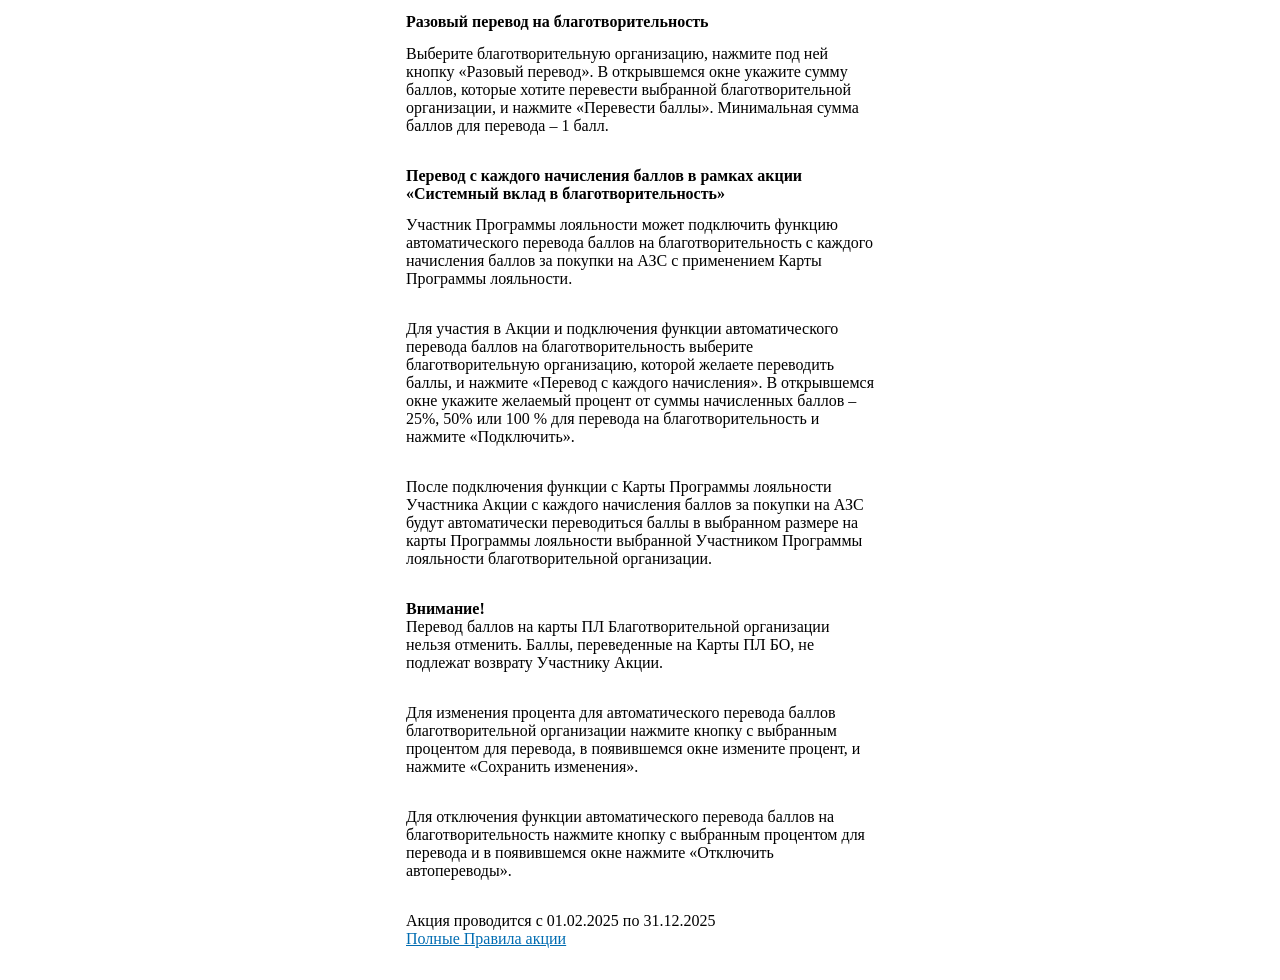
<file: app/pages/CharityHowItWork.html>
<!DOCTYPE html><html lang="en"><head><meta http-equiv="Content-Security-Policy" content="default-src 'unsafe-eval' 'unsafe-inline' data:; font-src 'none'; script-src 'none'; img-src data:;"></meta><meta name="csrf-token-name" content="csrftoken">
<meta name="csrf-token-value" content="1871672918933ae7208686fa5b5cc96faf039feca29d76ee5b3b85a16f3a270204eeba69077de1c0">
<meta name="hmac-token-name" content="Ajax-Token">

    <meta charset="UTF-8">
    <meta http-equiv="X-UA-Compatible" content="IE=edge,chrome=1">
    <meta name="apple-mobile-web-app-capable" content="yes">
    <meta name="apple-mobile-web-app-status-bar-style" content="black-translucent">
    <meta name="viewport" content="width=device-width, initial-scale=1, maximum-scale=1, user-scalable=no, viewport-fit=cover">
    <meta name="apple-mobile-web-app-capable" content="yes">
    <meta name="apple-mobile-web-app-status-bar-style" content="black-translucent">
    <title>Как это работает</title>
    <meta name="description" content="Как это работает">
    <link rel="stylesheet" type="text/css" href="[data-uri]">
    <!-- Yandex.Metrika counter -->
    <script charset="utf-8"></script>
<script type="text/javascript"></script>
    <script type="text/javascript"></script>
    <noscript><div><img src="data:image/png,%89PNG%0D%0A%1A%0A%00%00%00%0DIHDR%00%00%00%0D%00%00%00%0D%08%04%00%00%00%D8%E2%2C%F7%00%00%00%11IDATx%DAcd%C0%09%18G%A5%28%96%02%00%0A%F8%00%0E%CB%8A%EB%16%00%00%00%00IEND%AEB%60%82" style="position:absolute; left:-9999px;" alt=""></div>
    </noscript>
    <!-- /Yandex.Metrika counter -->
<meta name="robots" content="none"></meta></head>
<body><noscript><img src="data:image/png,%89PNG%0D%0A%1A%0A%00%00%00%0DIHDR%00%00%00%0D%00%00%00%0D%08%04%00%00%00%D8%E2%2C%F7%00%00%00%11IDATx%DAcd%C0%09%18G%A5%28%96%02%00%0A%F8%00%0E%CB%8A%EB%16%00%00%00%00IEND%AEB%60%82" width="0" height="0" alt=""></noscript>


<div class="container">
    <div class="content howto">
        <ul>
            <li>
                <h2>Разовый перевод на благотворительность</h2>
                <p>
                    Выберите благотворительную организацию, нажмите под ней кнопку «Разовый перевод». В открывшемся окне
                    укажите сумму баллов, которые хотите перевести выбранной благотворительной организации, и нажмите
                    «Перевести баллы». Минимальная сумма баллов для перевода – 1 балл.
                </p>
            </li>

            <li>
                <h2>Перевод с каждого начисления баллов в рамках акции «Системный вклад в благотворительность»</h2>
                <p>
                    Участник Программы лояльности может подключить функцию автоматического перевода
                    баллов на благотворительность с каждого начисления баллов за покупки на АЗС с применением Карты Программы лояльности.
                </p>
                <p>
                    Для участия в Акции и подключения функции автоматического перевода баллов на благотворительность
                    выберите благотворительную организацию, которой желаете переводить баллы, и нажмите «Перевод с
                    каждого начисления». В открывшемся окне укажите желаемый процент от суммы начисленных баллов – 25%,
                    50% или 100 % для перевода на благотворительность и нажмите «Подключить».
                </p>
                <p>
                    После подключения функции с Карты Программы лояльности Участника Акции с каждого
                    начисления баллов за покупки на АЗС будут автоматически
                    переводиться баллы в выбранном размере на карты Программы лояльности выбранной
                    Участником Программы лояльности благотворительной организации.
                </p>
            </li>

            <li>
                <p>
                    <b>Внимание!</b><br>
                    Перевод баллов на карты ПЛ Благотворительной организации нельзя отменить. Баллы, переведенные на
                    Карты ПЛ БО, не подлежат возврату Участнику Акции.
                </p>
                <p>
                    Для изменения процента для автоматического перевода баллов благотворительной организации нажмите
                    кнопку с выбранным процентом для перевода, в появившемся окне измените процент, и нажмите
                    «Сохранить изменения».
                </p>
                <p>
                    Для отключения функции автоматического перевода баллов на благотворительность нажмите кнопку с
                    выбранным процентом для перевода и в появившемся окне нажмите «Отключить автопереводы».
                </p>
                <p>
                    Акция проводится с 01.02.2025 по 31.12.2025<br>
                    <a href="https://pravzap.ru/app/pages/CharitySub.pdf">Полные Правила акции</a>
                </p>
            </li>
        </ul>
    </div>
</div>



</body></html>
</file>
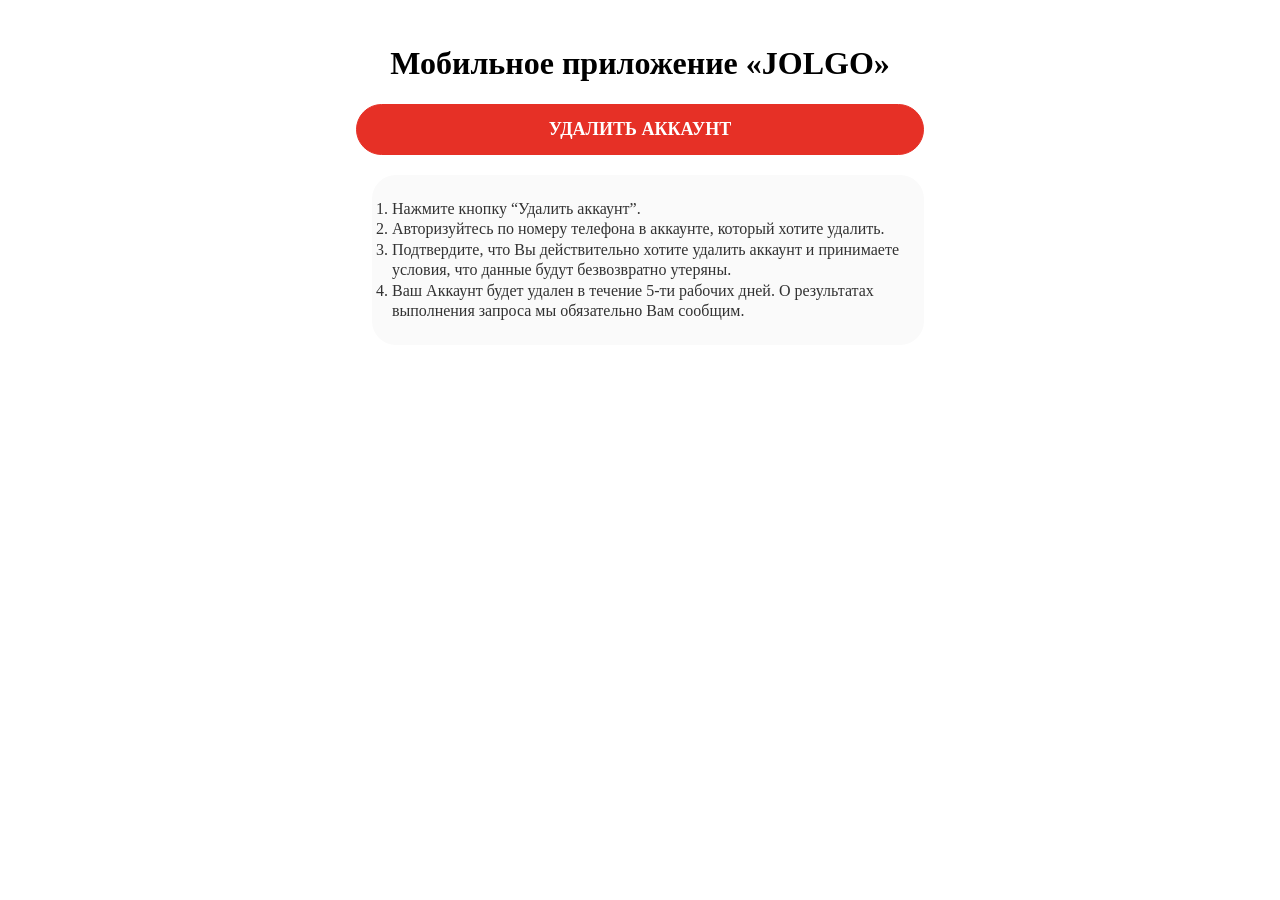
<file: app/pages/ProfileDeleting.html>
<!DOCTYPE html><html lang="ru-RU"><head><meta http-equiv="Content-Security-Policy" content="script-src 'self' 'unsafe-inline';">

    <meta charset="UTF-8">
    <meta http-equiv="X-UA-Compatible" content="IE=edge,chrome=1">
    
    <title>Удалить аккаунт</title>

    <link rel="stylesheet" type="text/css" href="[data-uri]">

    <link rel="stylesheet" type="text/css" href="[data-uri]">

    <div class="container">
        <div class="content">


            <div class="step-page" id="step-1" style="display: block;">
                    <h1>Мобильное приложение «JOLGO»</h1>

                    <div class="buttons">
                        <a href="#" id="delete" class="delete">Удалить аккаунт</a>
                    </div>

                    <ol>
                        <li>
                            Нажмите кнопку “Удалить аккаунт”.
                        </li>
                        <li>Авторизуйтесь по номеру телефона в аккаунте, который хотите удалить.</li>
                        <li>
                            Подтвердите, что Вы действительно хотите удалить аккаунт и принимаете условия, что данные будут безвозвратно
                            утеряны.
                        </li>
                        <li>
                            Ваш Аккаунт будет удален в течение 5-ти рабочих дней. О результатах выполнения запроса мы обязательно Вам
                            сообщим.
                        </li>
                    </ol>
                </div>

                <div class="step-page" id="step-2">
                    <p>
                        Ваш аккаунт удален!
                        <br><br>
                        Обращаем Ваше внимание, что операция удаления аккаунта Участника ПЛ на данном этапе не обратима.
                        <br><br>
                        Возобновить участие в программе лояльности возможно в срок согласно
                    п. 2.10 правил программы лояльности</a>.
                </p>
            </div>
        </div>
    </div>

    <script>
        document.getElementById('delete').onclick = function() {
            document.getElementById('step-1').style.display = 'none';
            document.getElementById('step-2').style.display = 'block';
        };
    </script>

</body></html>
</file>
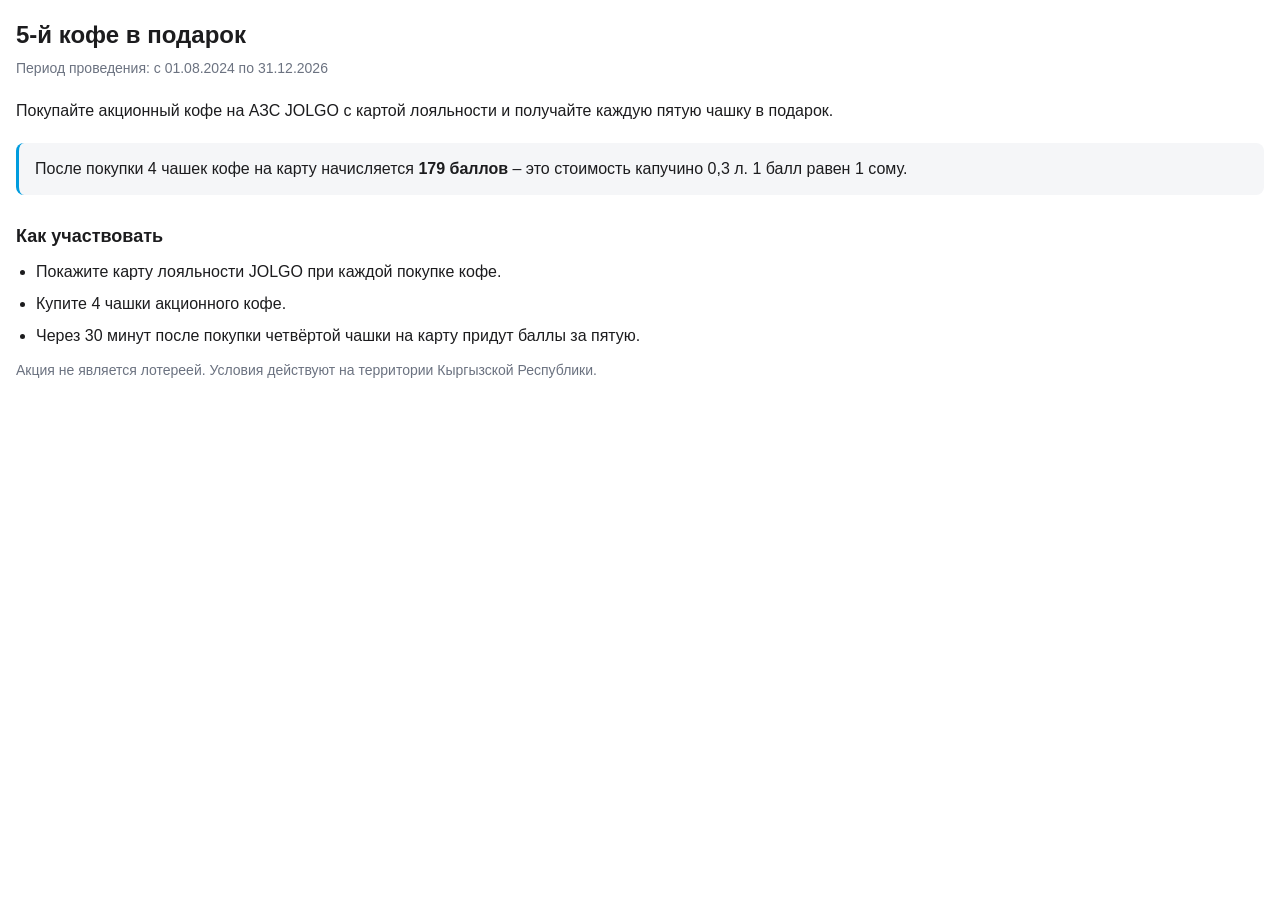
<file: app/pages/PromoFifthCoffee.html>
<!DOCTYPE html>
<html lang="ru">
<head>
    <meta charset="UTF-8">
    <meta name="viewport" content="width=device-width, initial-scale=1, viewport-fit=cover">
    <title>5-й кофе в подарок</title>
    <style>
        :root {
            --bg: #ffffff;
            --text: #1c1c1e;
            --muted: #6b7280;
            --accent: #009cde;
            --card: #f5f6f8;
        }

        @media (prefers-color-scheme: dark) {
            :root {
                --bg: #121212;
                --text: #f2f2f7;
                --muted: #9ca3af;
                --accent: #35b8f0;
                --card: #1e1e20;
            }
        }

        * { box-sizing: border-box; }

        body {
            margin: 0;
            padding: 20px 16px 40px;
            background: var(--bg);
            color: var(--text);
            font: 16px/1.5 -apple-system, BlinkMacSystemFont, "Helvetica Neue", Arial, sans-serif;
            -webkit-text-size-adjust: 100%;
        }

        h1 { font-size: 24px; line-height: 1.25; margin: 0 0 8px; }
        h2 { font-size: 18px; margin: 28px 0 10px; }
        p { margin: 0 0 12px; }
        ul { margin: 0 0 12px; padding-left: 20px; }
        li { margin-bottom: 8px; }

        .period {
            color: var(--muted);
            font-size: 14px;
            margin-bottom: 20px;
        }

        .highlight {
            background: var(--card);
            border-left: 3px solid var(--accent);
            border-radius: 8px;
            padding: 14px 16px;
            margin: 20px 0;
        }

        .note { color: var(--muted); font-size: 14px; }
    </style>
</head>
<body>
    <h1>5-й кофе в подарок</h1>
    <p class="period">Период проведения: с 01.08.2024 по 31.12.2026</p>

    <p>
        Покупайте акционный кофе на АЗС JOLGO с картой лояльности
        и получайте каждую пятую чашку в подарок.
    </p>

    <div class="highlight">
        После покупки 4 чашек кофе на карту начисляется <strong>179 баллов</strong> –
        это стоимость капучино 0,3 л. 1 балл равен 1 сому.
    </div>

    <h2>Как участвовать</h2>
    <ul>
        <li>Покажите карту лояльности JOLGO при каждой покупке кофе.</li>
        <li>Купите 4 чашки акционного кофе.</li>
        <li>Через 30 минут после покупки четвёртой чашки на карту придут баллы за пятую.</li>
    </ul>

    <p class="note">
        Акция не является лотереей. Условия действуют на территории Кыргызской Республики.
    </p>
</body>
</html>
</file>
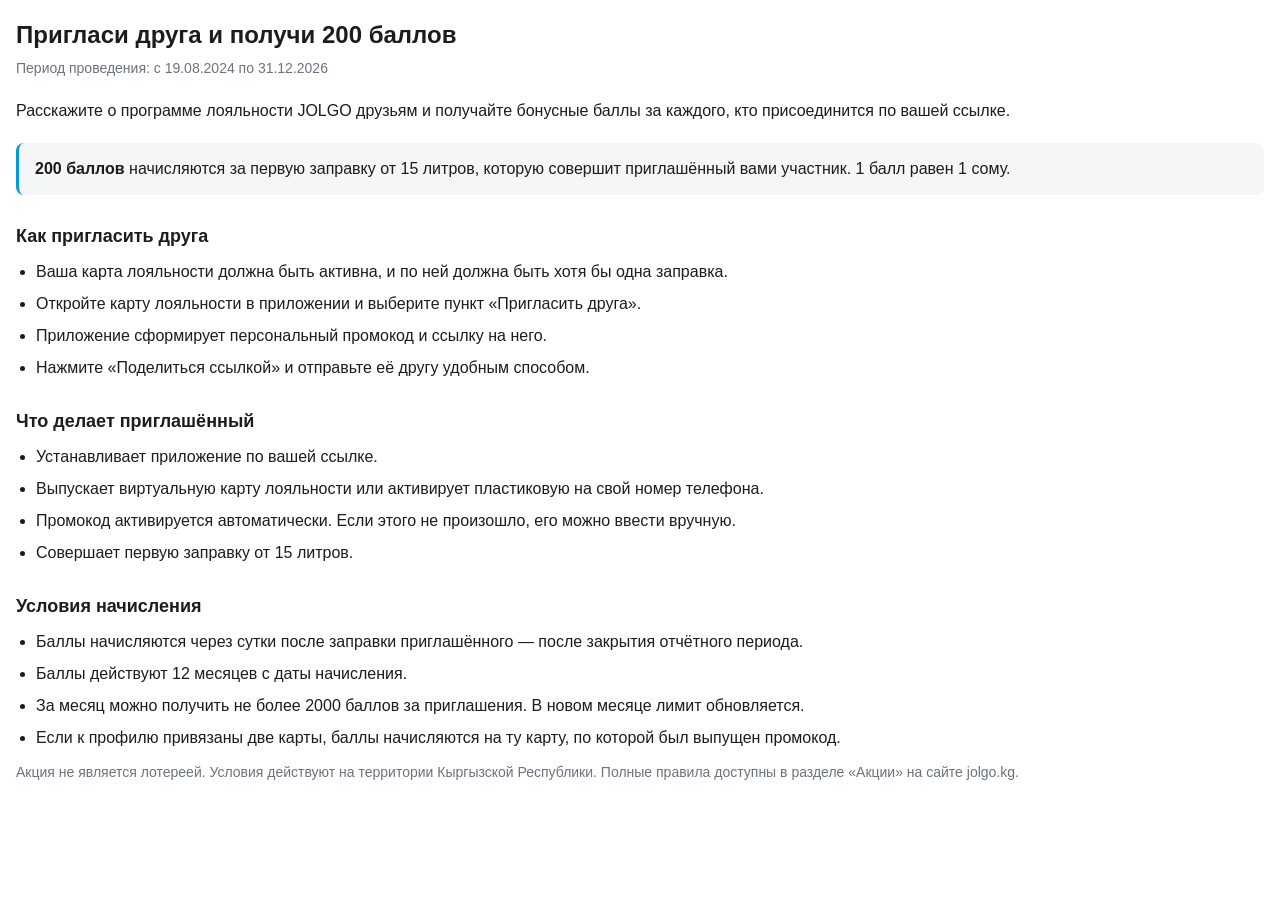
<file: app/pages/PromoInviteFriend.html>
<!DOCTYPE html>
<html lang="ru">
<head>
    <meta charset="UTF-8">
    <meta name="viewport" content="width=device-width, initial-scale=1, viewport-fit=cover">
    <title>Пригласи друга и получи 200 баллов</title>
    <style>
        :root {
            --bg: #ffffff;
            --text: #1c1c1e;
            --muted: #6b7280;
            --accent: #009cde;
            --card: #f5f6f8;
        }

        @media (prefers-color-scheme: dark) {
            :root {
                --bg: #121212;
                --text: #f2f2f7;
                --muted: #9ca3af;
                --accent: #35b8f0;
                --card: #1e1e20;
            }
        }

        * { box-sizing: border-box; }

        body {
            margin: 0;
            padding: 20px 16px 40px;
            background: var(--bg);
            color: var(--text);
            font: 16px/1.5 -apple-system, BlinkMacSystemFont, "Helvetica Neue", Arial, sans-serif;
            -webkit-text-size-adjust: 100%;
        }

        h1 { font-size: 24px; line-height: 1.25; margin: 0 0 8px; }
        h2 { font-size: 18px; margin: 28px 0 10px; }
        p { margin: 0 0 12px; }
        ul { margin: 0 0 12px; padding-left: 20px; }
        li { margin-bottom: 8px; }

        .period {
            color: var(--muted);
            font-size: 14px;
            margin-bottom: 20px;
        }

        .highlight {
            background: var(--card);
            border-left: 3px solid var(--accent);
            border-radius: 8px;
            padding: 14px 16px;
            margin: 20px 0;
        }

        .note { color: var(--muted); font-size: 14px; }
    </style>
</head>
<body>
    <h1>Пригласи друга и получи 200 баллов</h1>
    <p class="period">Период проведения: с 19.08.2024 по 31.12.2026</p>

    <p>
        Расскажите о программе лояльности JOLGO друзьям и получайте бонусные баллы
        за каждого, кто присоединится по вашей ссылке.
    </p>

    <div class="highlight">
        <strong>200 баллов</strong> начисляются за первую заправку от 15 литров,
        которую совершит приглашённый вами участник. 1 балл равен 1 сому.
    </div>

    <h2>Как пригласить друга</h2>
    <ul>
        <li>Ваша карта лояльности должна быть активна, и по ней должна быть хотя бы одна заправка.</li>
        <li>Откройте карту лояльности в приложении и выберите пункт «Пригласить друга».</li>
        <li>Приложение сформирует персональный промокод и ссылку на него.</li>
        <li>Нажмите «Поделиться ссылкой» и отправьте её другу удобным способом.</li>
    </ul>

    <h2>Что делает приглашённый</h2>
    <ul>
        <li>Устанавливает приложение по вашей ссылке.</li>
        <li>Выпускает виртуальную карту лояльности или активирует пластиковую на свой номер телефона.</li>
        <li>Промокод активируется автоматически. Если этого не произошло, его можно ввести вручную.</li>
        <li>Совершает первую заправку от 15 литров.</li>
    </ul>

    <h2>Условия начисления</h2>
    <ul>
        <li>Баллы начисляются через сутки после заправки приглашённого — после закрытия отчётного периода.</li>
        <li>Баллы действуют 12 месяцев с даты начисления.</li>
        <li>За месяц можно получить не более 2000 баллов за приглашения. В новом месяце лимит обновляется.</li>
        <li>Если к профилю привязаны две карты, баллы начисляются на ту карту, по которой был выпущен промокод.</li>
    </ul>

    <p class="note">
        Акция не является лотереей. Условия действуют на территории Кыргызской Республики.
        Полные правила доступны в разделе «Акции» на сайте jolgo.kg.
    </p>
</body>
</html>
</file>
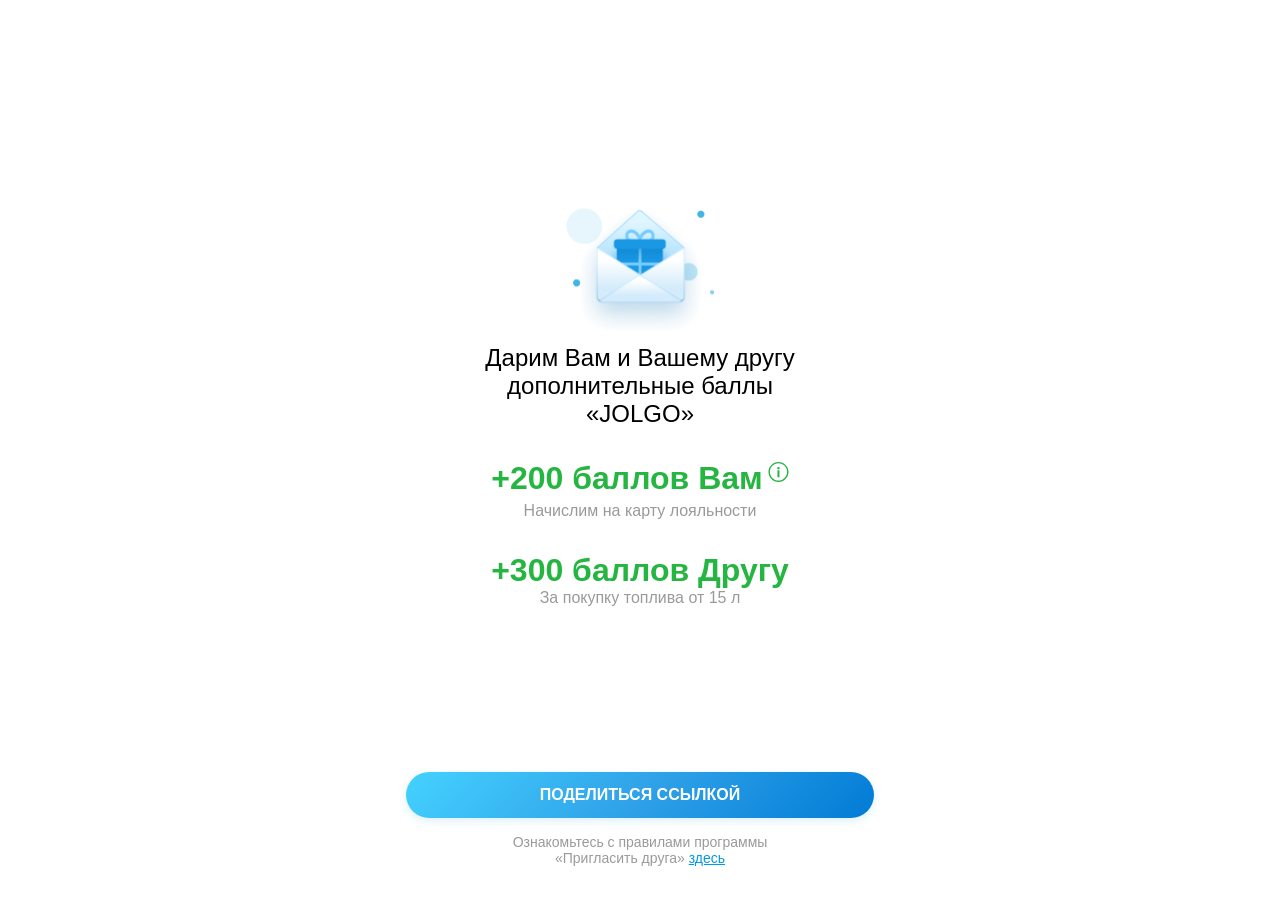
<file: app/pages/Referral.html>
<!doctype html>
<html lang="ru-RU">
<head>
    <meta charset="UTF-8">
    <meta http-equiv="X-UA-Compatible" content="IE=edge,chrome=1">
    <meta name="apple-mobile-web-app-capable" content="yes">
    <meta name="apple-mobile-web-app-status-bar-style" content="black-translucent">
    <meta name="viewport"
          content="width=device-width, initial-scale=1, maximum-scale=1, user-scalable=no, viewport-fit=cover">
    <title>Пригласить друга</title>
    <meta name="description" content="Пригласить друга">
    <link rel="stylesheet" type="text/css" href="referral/css/style.min.css?v=1">
    <script src="referral/js/script.min.js?v=1"></script>
</head>

<body>

<div class="container">
    <div class="content howto">
        <ul>
            <li>
                <img class="envelope" src="referral/img/envelope.png" alt="">
                <p>Дарим Вам и Вашему другу дополнительные баллы<br>«JOLGO»</p>
            </li>
            <li>
                <p class="bonuses">+200 баллов Вам<img src="referral/img/info.svg" class="icon-info" alt="info" onclick="openModal('info')"/></p>
                <p class="description" id="card-description">
                    Начислим на карту лояльности
                </p>
            </li>
            <li>
                <p class="bonuses">+300 баллов Другу</p>
                <p class="description">
                    За покупку топлива от 15 л
                </p>
            </li>
        </ul>
    </div>
    <div class="footer">
        <div class="buttons">
            <a href="gpn://referral" class="button-share">Поделиться ссылкой</a>
        </div>
        <div class="rules">
            Ознакомьтесь с правилами программы<br>«Пригласить друга»
            <a href="https://jolgo.ru/app/pages/PromoInviteFriend.html">здесь</a>
        </div>
    </div>
</div>

<div class="jw-modal-wrapper">
    <div id="info" class="jw-modal">
        <div class="jw-modal-body">
            <h1>Делитесь с друзьями промокодом и ссылкой на скачивание приложения.</h1>
            <p>
                Ваш друг должен установить приложение, заправиться топливом
                на АЗС от 15 л. с применением карты лояльности.
                После выполнения условий Вам будет начислено +200 баллов, а другу +300 баллов.
            </p>
            <div class="buttons">
                <a class="button-ok" onclick="closeModal()">Понятно</a>
            </div>
        </div>
    </div>
</div>

<script>
    var cardNumber = new URLSearchParams(window.location.search).get('cardNumber');
    if (cardNumber) {
        document.getElementById('card-description').textContent = 'Начислим на карту *' + cardNumber;
    }
</script>

</body>
</html>
</file>
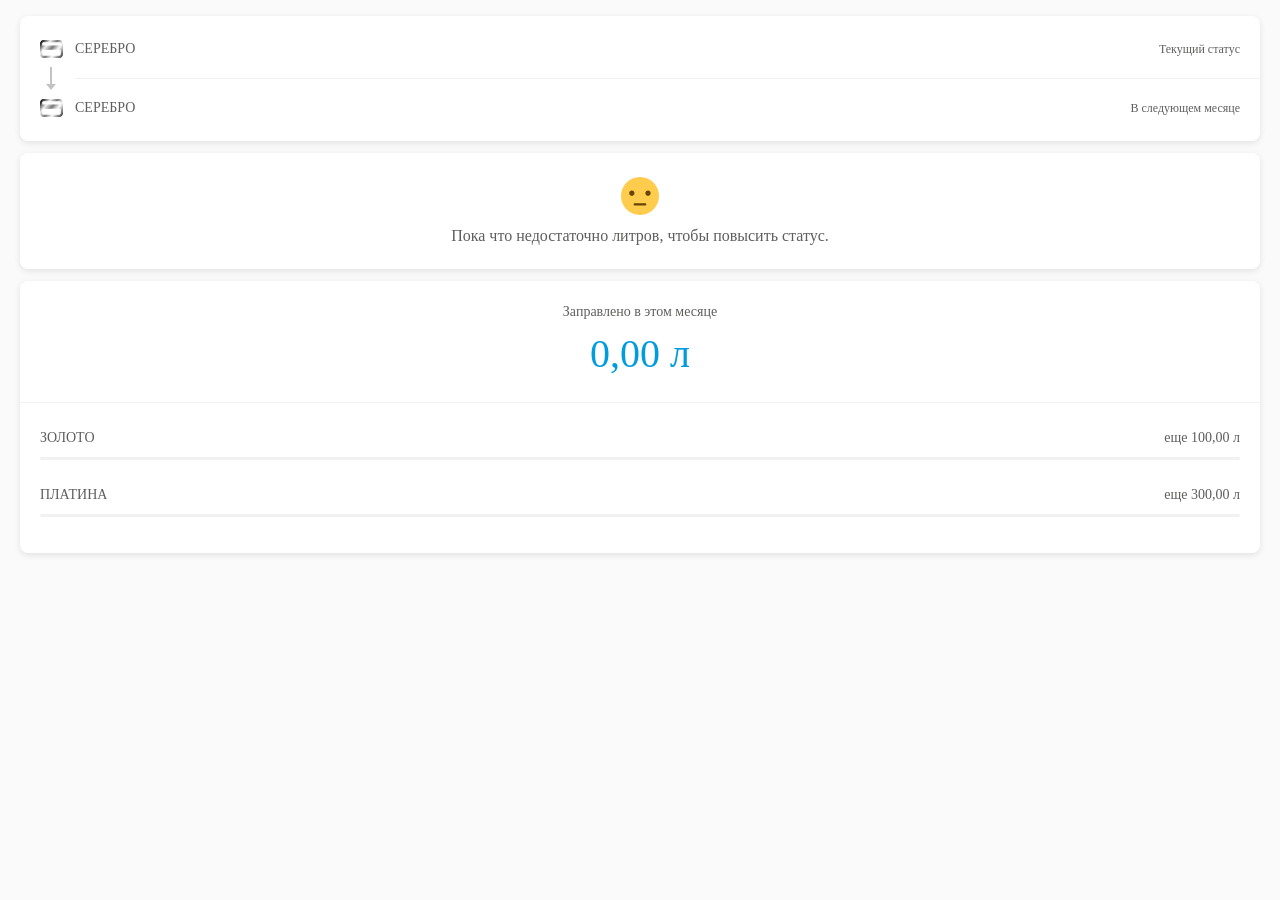
<file: app/pages/StatusInfo.html>
<!DOCTYPE html><html lang="ru-RU"><head><meta http-equiv="Content-Security-Policy" content="default-src 'unsafe-eval' 'unsafe-inline' data:; font-src 'none';"></meta><meta name="csrf-token-name" content="csrftoken">
<meta name="csrf-token-value" content="184a132491f2820b6a659056e0a586afda6d843ff8c082b58292a359599246bc716807a9a65c1a16">
 
	<meta charset="UTF-8"> 
	<meta http-equiv="X-UA-Compatible" content="IE=edge,chrome=1">
	<meta name="apple-mobile-web-app-capable" content="yes">
	<meta name="apple-mobile-web-app-status-bar-style" content="black-translucent">
	<meta name="viewport" content="width=device-width, initial-scale=1, maximum-scale=1, user-scalable=no, viewport-fit=cover">
	<meta name="apple-mobile-web-app-capable" content="yes">
	<meta name="apple-mobile-web-app-status-bar-style" content="black-translucent">
	<title>Информация по статусам</title>
	<meta name="description" content="Информация по статусам ПЛ НПП">
	<link rel="stylesheet" type="text/css" href="[data-uri]">
	<script charset="utf-8">!function(e,t){"object"==typeof exports&&"undefined"!=typeof module?t(exports):"function"==typeof define&&define.amd?define(["exports"],t):t(e.acorn=e.acorn||{})}(this,function(e){"use strict";function t(e,t){for(var r=65536,i=0;i<t.length;i+=2){if(r+=t[i],r>e)return!1;if(r+=t[i+1],r>=e)return!0}}function r(e,r){return e<65?36===e:e<91||(e<97?95===e:e<123||(e<=65535?e>=170&&S.test(String.fromCharCode(e)):r!==!1&&t(e,T)))}function i(e,r){return e<48?36===e:e<58||!(e<65)&&(e<91||(e<97?95===e:e<123||(e<=65535?e>=170&&D.test(String.fromCharCode(e)):r!==!1&&(t(e,T)||t(e,k)))))}function s(e,t){return new C(e,{beforeExpr:!0,binop:t})}function n(e,t){return void 0===t&&(t={}),t.keyword=e,O[e]=new C(e,t)}function a(e){return 10===e||13===e||8232===e||8233==e}function o(e){return"[object Array]"===Object.prototype.toString.call(e)}function c(e,t){return Object.prototype.hasOwnProperty.call(e,t)}function u(e,t){for(var r=1,i=0;;){q.lastIndex=i;var s=q.exec(e);if(!(s&&s.index<t))return new B(r,t-i);++r,i=s.index+s[0].length}}function l(e){var t={};for(var r in P)t[r]=e&&c(e,r)?e[r]:P[r];if(null==t.allowReserved&&(t.allowReserved=t.ecmaVersion<5),o(t.onToken)){var i=t.onToken;t.onToken=function(e){return i.push(e)}}return o(t.onComment)&&(t.onComment=p(t,t.onComment)),t}function p(e,t){return function(r,i,s,n,a,o){var c={type:r?"Block":"Line",value:i,start:s,end:n};e.locations&&(c.loc=new M(this,a,o)),e.ranges&&(c.range=[s,n]),t.push(c)}}function h(e){return new RegExp("^("+e.replace(/ /g,"|")+")$")}function d(e,t,r,i){return e.type=t,e.end=r,this.options.locations&&(e.loc.end=i),this.options.ranges&&(e.range[1]=r),e}function f(e,t,r,i){try{return new RegExp(e,t)}catch(e){if(void 0!==r)throw e instanceof SyntaxError&&i.raise(r,"Error parsing regular expression: "+e.message),e}}function m(e){return e<=65535?String.fromCharCode(e):(e-=65536,String.fromCharCode((e>>10)+55296,(1023&e)+56320))}function g(e,t){return new U(t,e).parse()}function b(e,t,r){var i=new U(r,e,t);return i.nextToken(),i.parseExpression()}function v(e,t){return new U(t,e)}var y={3:"abstract boolean byte char class double enum export extends final float goto implements import int interface long native package private protected public short static super synchronized throws transient volatile",5:"class enum extends super const export import",6:"enum",7:"enum",strict:"implements interface let package private protected public static yield",strictBind:"eval arguments"},E="break case catch continue debugger default do else finally for function if return switch throw try var while with null true false instanceof typeof void delete new in this",x={5:E,6:E+" const class extends export import super"},w="\xaa\xb5\xba\xc0-\xd6\xd8-\xf6\xf8-\u02c1\u02c6-\u02d1\u02e0-\u02e4\u02ec\u02ee\u0370-\u0374\u0376\u0377\u037a-\u037d\u037f\u0386\u0388-\u038a\u038c\u038e-\u03a1\u03a3-\u03f5\u03f7-\u0481\u048a-\u052f\u0531-\u0556\u0559\u0561-\u0587\u05d0-\u05ea\u05f0-\u05f2\u0620-\u064a\u066e\u066f\u0671-\u06d3\u06d5\u06e5\u06e6\u06ee\u06ef\u06fa-\u06fc\u06ff\u0710\u0712-\u072f\u074d-\u07a5\u07b1\u07ca-\u07ea\u07f4\u07f5\u07fa\u0800-\u0815\u081a\u0824\u0828\u0840-\u0858\u08a0-\u08b4\u08b6-\u08bd\u0904-\u0939\u093d\u0950\u0958-\u0961\u0971-\u0980\u0985-\u098c\u098f\u0990\u0993-\u09a8\u09aa-\u09b0\u09b2\u09b6-\u09b9\u09bd\u09ce\u09dc\u09dd\u09df-\u09e1\u09f0\u09f1\u0a05-\u0a0a\u0a0f\u0a10\u0a13-\u0a28\u0a2a-\u0a30\u0a32\u0a33\u0a35\u0a36\u0a38\u0a39\u0a59-\u0a5c\u0a5e\u0a72-\u0a74\u0a85-\u0a8d\u0a8f-\u0a91\u0a93-\u0aa8\u0aaa-\u0ab0\u0ab2\u0ab3\u0ab5-\u0ab9\u0abd\u0ad0\u0ae0\u0ae1\u0af9\u0b05-\u0b0c\u0b0f\u0b10\u0b13-\u0b28\u0b2a-\u0b30\u0b32\u0b33\u0b35-\u0b39\u0b3d\u0b5c\u0b5d\u0b5f-\u0b61\u0b71\u0b83\u0b85-\u0b8a\u0b8e-\u0b90\u0b92-\u0b95\u0b99\u0b9a\u0b9c\u0b9e\u0b9f\u0ba3\u0ba4\u0ba8-\u0baa\u0bae-\u0bb9\u0bd0\u0c05-\u0c0c\u0c0e-\u0c10\u0c12-\u0c28\u0c2a-\u0c39\u0c3d\u0c58-\u0c5a\u0c60\u0c61\u0c80\u0c85-\u0c8c\u0c8e-\u0c90\u0c92-\u0ca8\u0caa-\u0cb3\u0cb5-\u0cb9\u0cbd\u0cde\u0ce0\u0ce1\u0cf1\u0cf2\u0d05-\u0d0c\u0d0e-\u0d10\u0d12-\u0d3a\u0d3d\u0d4e\u0d54-\u0d56\u0d5f-\u0d61\u0d7a-\u0d7f\u0d85-\u0d96\u0d9a-\u0db1\u0db3-\u0dbb\u0dbd\u0dc0-\u0dc6\u0e01-\u0e30\u0e32\u0e33\u0e40-\u0e46\u0e81\u0e82\u0e84\u0e87\u0e88\u0e8a\u0e8d\u0e94-\u0e97\u0e99-\u0e9f\u0ea1-\u0ea3\u0ea5\u0ea7\u0eaa\u0eab\u0ead-\u0eb0\u0eb2\u0eb3\u0ebd\u0ec0-\u0ec4\u0ec6\u0edc-\u0edf\u0f00\u0f40-\u0f47\u0f49-\u0f6c\u0f88-\u0f8c\u1000-\u102a\u103f\u1050-\u1055\u105a-\u105d\u1061\u1065\u1066\u106e-\u1070\u1075-\u1081\u108e\u10a0-\u10c5\u10c7\u10cd\u10d0-\u10fa\u10fc-\u1248\u124a-\u124d\u1250-\u1256\u1258\u125a-\u125d\u1260-\u1288\u128a-\u128d\u1290-\u12b0\u12b2-\u12b5\u12b8-\u12be\u12c0\u12c2-\u12c5\u12c8-\u12d6\u12d8-\u1310\u1312-\u1315\u1318-\u135a\u1380-\u138f\u13a0-\u13f5\u13f8-\u13fd\u1401-\u166c\u166f-\u167f\u1681-\u169a\u16a0-\u16ea\u16ee-\u16f8\u1700-\u170c\u170e-\u1711\u1720-\u1731\u1740-\u1751\u1760-\u176c\u176e-\u1770\u1780-\u17b3\u17d7\u17dc\u1820-\u1877\u1880-\u18a8\u18aa\u18b0-\u18f5\u1900-\u191e\u1950-\u196d\u1970-\u1974\u1980-\u19ab\u19b0-\u19c9\u1a00-\u1a16\u1a20-\u1a54\u1aa7\u1b05-\u1b33\u1b45-\u1b4b\u1b83-\u1ba0\u1bae\u1baf\u1bba-\u1be5\u1c00-\u1c23\u1c4d-\u1c4f\u1c5a-\u1c7d\u1c80-\u1c88\u1ce9-\u1cec\u1cee-\u1cf1\u1cf5\u1cf6\u1d00-\u1dbf\u1e00-\u1f15\u1f18-\u1f1d\u1f20-\u1f45\u1f48-\u1f4d\u1f50-\u1f57\u1f59\u1f5b\u1f5d\u1f5f-\u1f7d\u1f80-\u1fb4\u1fb6-\u1fbc\u1fbe\u1fc2-\u1fc4\u1fc6-\u1fcc\u1fd0-\u1fd3\u1fd6-\u1fdb\u1fe0-\u1fec\u1ff2-\u1ff4\u1ff6-\u1ffc\u2071\u207f\u2090-\u209c\u2102\u2107\u210a-\u2113\u2115\u2118-\u211d\u2124\u2126\u2128\u212a-\u2139\u213c-\u213f\u2145-\u2149\u214e\u2160-\u2188\u2c00-\u2c2e\u2c30-\u2c5e\u2c60-\u2ce4\u2ceb-\u2cee\u2cf2\u2cf3\u2d00-\u2d25\u2d27\u2d2d\u2d30-\u2d67\u2d6f\u2d80-\u2d96\u2da0-\u2da6\u2da8-\u2dae\u2db0-\u2db6\u2db8-\u2dbe\u2dc0-\u2dc6\u2dc8-\u2dce\u2dd0-\u2dd6\u2dd8-\u2dde\u3005-\u3007\u3021-\u3029\u3031-\u3035\u3038-\u303c\u3041-\u3096\u309b-\u309f\u30a1-\u30fa\u30fc-\u30ff\u3105-\u312d\u3131-\u318e\u31a0-\u31ba\u31f0-\u31ff\u3400-\u4db5\u4e00-\u9fd5\ua000-\ua48c\ua4d0-\ua4fd\ua500-\ua60c\ua610-\ua61f\ua62a\ua62b\ua640-\ua66e\ua67f-\ua69d\ua6a0-\ua6ef\ua717-\ua71f\ua722-\ua788\ua78b-\ua7ae\ua7b0-\ua7b7\ua7f7-\ua801\ua803-\ua805\ua807-\ua80a\ua80c-\ua822\ua840-\ua873\ua882-\ua8b3\ua8f2-\ua8f7\ua8fb\ua8fd\ua90a-\ua925\ua930-\ua946\ua960-\ua97c\ua984-\ua9b2\ua9cf\ua9e0-\ua9e4\ua9e6-\ua9ef\ua9fa-\ua9fe\uaa00-\uaa28\uaa40-\uaa42\uaa44-\uaa4b\uaa60-\uaa76\uaa7a\uaa7e-\uaaaf\uaab1\uaab5\uaab6\uaab9-\uaabd\uaac0\uaac2\uaadb-\uaadd\uaae0-\uaaea\uaaf2-\uaaf4\uab01-\uab06\uab09-\uab0e\uab11-\uab16\uab20-\uab26\uab28-\uab2e\uab30-\uab5a\uab5c-\uab65\uab70-\uabe2\uac00-\ud7a3\ud7b0-\ud7c6\ud7cb-\ud7fb\uf900-\ufa6d\ufa70-\ufad9\ufb00-\ufb06\ufb13-\ufb17\ufb1d\ufb1f-\ufb28\ufb2a-\ufb36\ufb38-\ufb3c\ufb3e\ufb40\ufb41\ufb43\ufb44\ufb46-\ufbb1\ufbd3-\ufd3d\ufd50-\ufd8f\ufd92-\ufdc7\ufdf0-\ufdfb\ufe70-\ufe74\ufe76-\ufefc\uff21-\uff3a\uff41-\uff5a\uff66-\uffbe\uffc2-\uffc7\uffca-\uffcf\uffd2-\uffd7\uffda-\uffdc",A="\u200c\u200d\xb7\u0300-\u036f\u0387\u0483-\u0487\u0591-\u05bd\u05bf\u05c1\u05c2\u05c4\u05c5\u05c7\u0610-\u061a\u064b-\u0669\u0670\u06d6-\u06dc\u06df-\u06e4\u06e7\u06e8\u06ea-\u06ed\u06f0-\u06f9\u0711\u0730-\u074a\u07a6-\u07b0\u07c0-\u07c9\u07eb-\u07f3\u0816-\u0819\u081b-\u0823\u0825-\u0827\u0829-\u082d\u0859-\u085b\u08d4-\u08e1\u08e3-\u0903\u093a-\u093c\u093e-\u094f\u0951-\u0957\u0962\u0963\u0966-\u096f\u0981-\u0983\u09bc\u09be-\u09c4\u09c7\u09c8\u09cb-\u09cd\u09d7\u09e2\u09e3\u09e6-\u09ef\u0a01-\u0a03\u0a3c\u0a3e-\u0a42\u0a47\u0a48\u0a4b-\u0a4d\u0a51\u0a66-\u0a71\u0a75\u0a81-\u0a83\u0abc\u0abe-\u0ac5\u0ac7-\u0ac9\u0acb-\u0acd\u0ae2\u0ae3\u0ae6-\u0aef\u0b01-\u0b03\u0b3c\u0b3e-\u0b44\u0b47\u0b48\u0b4b-\u0b4d\u0b56\u0b57\u0b62\u0b63\u0b66-\u0b6f\u0b82\u0bbe-\u0bc2\u0bc6-\u0bc8\u0bca-\u0bcd\u0bd7\u0be6-\u0bef\u0c00-\u0c03\u0c3e-\u0c44\u0c46-\u0c48\u0c4a-\u0c4d\u0c55\u0c56\u0c62\u0c63\u0c66-\u0c6f\u0c81-\u0c83\u0cbc\u0cbe-\u0cc4\u0cc6-\u0cc8\u0cca-\u0ccd\u0cd5\u0cd6\u0ce2\u0ce3\u0ce6-\u0cef\u0d01-\u0d03\u0d3e-\u0d44\u0d46-\u0d48\u0d4a-\u0d4d\u0d57\u0d62\u0d63\u0d66-\u0d6f\u0d82\u0d83\u0dca\u0dcf-\u0dd4\u0dd6\u0dd8-\u0ddf\u0de6-\u0def\u0df2\u0df3\u0e31\u0e34-\u0e3a\u0e47-\u0e4e\u0e50-\u0e59\u0eb1\u0eb4-\u0eb9\u0ebb\u0ebc\u0ec8-\u0ecd\u0ed0-\u0ed9\u0f18\u0f19\u0f20-\u0f29\u0f35\u0f37\u0f39\u0f3e\u0f3f\u0f71-\u0f84\u0f86\u0f87\u0f8d-\u0f97\u0f99-\u0fbc\u0fc6\u102b-\u103e\u1040-\u1049\u1056-\u1059\u105e-\u1060\u1062-\u1064\u1067-\u106d\u1071-\u1074\u1082-\u108d\u108f-\u109d\u135d-\u135f\u1369-\u1371\u1712-\u1714\u1732-\u1734\u1752\u1753\u1772\u1773\u17b4-\u17d3\u17dd\u17e0-\u17e9\u180b-\u180d\u1810-\u1819\u18a9\u1920-\u192b\u1930-\u193b\u1946-\u194f\u19d0-\u19da\u1a17-\u1a1b\u1a55-\u1a5e\u1a60-\u1a7c\u1a7f-\u1a89\u1a90-\u1a99\u1ab0-\u1abd\u1b00-\u1b04\u1b34-\u1b44\u1b50-\u1b59\u1b6b-\u1b73\u1b80-\u1b82\u1ba1-\u1bad\u1bb0-\u1bb9\u1be6-\u1bf3\u1c24-\u1c37\u1c40-\u1c49\u1c50-\u1c59\u1cd0-\u1cd2\u1cd4-\u1ce8\u1ced\u1cf2-\u1cf4\u1cf8\u1cf9\u1dc0-\u1df5\u1dfb-\u1dff\u203f\u2040\u2054\u20d0-\u20dc\u20e1\u20e5-\u20f0\u2cef-\u2cf1\u2d7f\u2de0-\u2dff\u302a-\u302f\u3099\u309a\ua620-\ua629\ua66f\ua674-\ua67d\ua69e\ua69f\ua6f0\ua6f1\ua802\ua806\ua80b\ua823-\ua827\ua880\ua881\ua8b4-\ua8c5\ua8d0-\ua8d9\ua8e0-\ua8f1\ua900-\ua909\ua926-\ua92d\ua947-\ua953\ua980-\ua983\ua9b3-\ua9c0\ua9d0-\ua9d9\ua9e5\ua9f0-\ua9f9\uaa29-\uaa36\uaa43\uaa4c\uaa4d\uaa50-\uaa59\uaa7b-\uaa7d\uaab0\uaab2-\uaab4\uaab7\uaab8\uaabe\uaabf\uaac1\uaaeb-\uaaef\uaaf5\uaaf6\uabe3-\uabea\uabec\uabed\uabf0-\uabf9\ufb1e\ufe00-\ufe0f\ufe20-\ufe2f\ufe33\ufe34\ufe4d-\ufe4f\uff10-\uff19\uff3f",S=new RegExp("["+w+"]"),D=new RegExp("["+w+A+"]");w=A=null;var T=[0,11,2,25,2,18,2,1,2,14,3,13,35,122,70,52,268,28,4,48,48,31,17,26,6,37,11,29,3,35,5,7,2,4,43,157,19,35,5,35,5,39,9,51,157,310,10,21,11,7,153,5,3,0,2,43,2,1,4,0,3,22,11,22,10,30,66,18,2,1,11,21,11,25,71,55,7,1,65,0,16,3,2,2,2,26,45,28,4,28,36,7,2,27,28,53,11,21,11,18,14,17,111,72,56,50,14,50,785,52,76,44,33,24,27,35,42,34,4,0,13,47,15,3,22,0,2,0,36,17,2,24,85,6,2,0,2,3,2,14,2,9,8,46,39,7,3,1,3,21,2,6,2,1,2,4,4,0,19,0,13,4,159,52,19,3,54,47,21,1,2,0,185,46,42,3,37,47,21,0,60,42,86,25,391,63,32,0,449,56,264,8,2,36,18,0,50,29,881,921,103,110,18,195,2749,1070,4050,582,8634,568,8,30,114,29,19,47,17,3,32,20,6,18,881,68,12,0,67,12,65,0,32,6124,20,754,9486,1,3071,106,6,12,4,8,8,9,5991,84,2,70,2,1,3,0,3,1,3,3,2,11,2,0,2,6,2,64,2,3,3,7,2,6,2,27,2,3,2,4,2,0,4,6,2,339,3,24,2,24,2,30,2,24,2,30,2,24,2,30,2,24,2,30,2,24,2,7,4149,196,60,67,1213,3,2,26,2,1,2,0,3,0,2,9,2,3,2,0,2,0,7,0,5,0,2,0,2,0,2,2,2,1,2,0,3,0,2,0,2,0,2,0,2,0,2,1,2,0,3,3,2,6,2,3,2,3,2,0,2,9,2,16,6,2,2,4,2,16,4421,42710,42,4148,12,221,3,5761,10591,541],k=[509,0,227,0,150,4,294,9,1368,2,2,1,6,3,41,2,5,0,166,1,1306,2,54,14,32,9,16,3,46,10,54,9,7,2,37,13,2,9,52,0,13,2,49,13,10,2,4,9,83,11,7,0,161,11,6,9,7,3,57,0,2,6,3,1,3,2,10,0,11,1,3,6,4,4,193,17,10,9,87,19,13,9,214,6,3,8,28,1,83,16,16,9,82,12,9,9,84,14,5,9,423,9,838,7,2,7,17,9,57,21,2,13,19882,9,135,4,60,6,26,9,1016,45,17,3,19723,1,5319,4,4,5,9,7,3,6,31,3,149,2,1418,49,513,54,5,49,9,0,15,0,23,4,2,14,1361,6,2,16,3,6,2,1,2,4,2214,6,110,6,6,9,792487,239],C=function(e,t){void 0===t&&(t={}),this.label=e,this.keyword=t.keyword,this.beforeExpr=!!t.beforeExpr,this.startsExpr=!!t.startsExpr,this.isLoop=!!t.isLoop,this.isAssign=!!t.isAssign,this.prefix=!!t.prefix,this.postfix=!!t.postfix,this.binop=t.binop||null,this.updateContext=null},N={beforeExpr:!0},L={startsExpr:!0},O={},R={num:new C("num",L),regexp:new C("regexp",L),string:new C("string",L),name:new C("name",L),eof:new C("eof"),bracketL:new C("[",{beforeExpr:!0,startsExpr:!0}),bracketR:new C("]"),braceL:new C("{",{beforeExpr:!0,startsExpr:!0}),braceR:new C("}"),parenL:new C("(",{beforeExpr:!0,startsExpr:!0}),parenR:new C(")"),comma:new C(",",N),semi:new C(";",N),colon:new C(":",N),dot:new C("."),question:new C("?",N),arrow:new C("=>",N),template:new C("template"),ellipsis:new C("...",N),backQuote:new C("`",L),dollarBraceL:new C("${",{beforeExpr:!0,startsExpr:!0}),eq:new C("=",{beforeExpr:!0,isAssign:!0}),assign:new C("_=",{beforeExpr:!0,isAssign:!0}),incDec:new C("++/--",{prefix:!0,postfix:!0,startsExpr:!0}),prefix:new C("prefix",{beforeExpr:!0,prefix:!0,startsExpr:!0}),logicalOR:s("||",1),logicalAND:s("&&",2),bitwiseOR:s("|",3),bitwiseXOR:s("^",4),bitwiseAND:s("&",5),equality:s("==/!=",6),relational:s("</>",7),bitShift:s("<</>>",8),plusMin:new C("+/-",{beforeExpr:!0,binop:9,prefix:!0,startsExpr:!0}),modulo:s("%",10),star:s("*",10),slash:s("/",10),starstar:new C("**",{beforeExpr:!0}),_break:n("break"),_case:n("case",N),_catch:n("catch"),_continue:n("continue"),_debugger:n("debugger"),_default:n("default",N),_do:n("do",{isLoop:!0,beforeExpr:!0}),_else:n("else",N),_finally:n("finally"),_for:n("for",{isLoop:!0}),_function:n("function",L),_if:n("if"),_return:n("return",N),_switch:n("switch"),_throw:n("throw",N),_try:n("try"),_var:n("var"),_const:n("const"),_while:n("while",{isLoop:!0}),_with:n("with"),_new:n("new",{beforeExpr:!0,startsExpr:!0}),_this:n("this",L),_super:n("super",L),_class:n("class"),_extends:n("extends",N),_export:n("export"),_import:n("import"),_null:n("null",L),_true:n("true",L),_false:n("false",L),_in:n("in",{beforeExpr:!0,binop:7}),_instanceof:n("instanceof",{beforeExpr:!0,binop:7}),_typeof:n("typeof",{beforeExpr:!0,prefix:!0,startsExpr:!0}),_void:n("void",{beforeExpr:!0,prefix:!0,startsExpr:!0}),_delete:n("delete",{beforeExpr:!0,prefix:!0,startsExpr:!0})},I=/\r\n?|\n|\u2028|\u2029/,q=new RegExp(I.source,"g"),_=/[\u1680\u180e\u2000-\u200a\u202f\u205f\u3000\ufeff]/,F=/(?:\s|\/\/.*|\/\*[^]*?\*\/)*/g,B=function(e,t){this.line=e,this.column=t};B.prototype.offset=function(e){return new B(this.line,this.column+e)};var M=function(e,t,r){this.start=t,this.end=r,null!==e.sourceFile&&(this.source=e.sourceFile)},P={ecmaVersion:6,sourceType:"script",onInsertedSemicolon:null,onTrailingComma:null,allowReserved:null,allowReturnOutsideFunction:!1,allowImportExportEverywhere:!1,allowHashBang:!1,locations:!1,onToken:null,onComment:null,ranges:!1,program:null,sourceFile:null,directSourceFile:null,preserveParens:!1,plugins:{}},V={},U=function(e,t,r){this.options=e=l(e),this.sourceFile=e.sourceFile,this.keywords=h(x[e.ecmaVersion>=6?6:5]);var i=e.allowReserved?"":y[e.ecmaVersion]+("module"==e.sourceType?" await":"");this.reservedWords=h(i);var s=(i?i+" ":"")+y.strict;this.reservedWordsStrict=h(s),this.reservedWordsStrictBind=h(s+" "+y.strictBind),this.input=String(t),this.containsEsc=!1,this.loadPlugins(e.plugins),r?(this.pos=r,this.lineStart=Math.max(0,this.input.lastIndexOf("\n",r)),this.curLine=this.input.slice(0,this.lineStart).split(I).length):(this.pos=this.lineStart=0,this.curLine=1),this.type=R.eof,this.value=null,this.start=this.end=this.pos,this.startLoc=this.endLoc=this.curPosition(),this.lastTokEndLoc=this.lastTokStartLoc=null,this.lastTokStart=this.lastTokEnd=this.pos,this.context=this.initialContext(),this.exprAllowed=!0,this.strict=this.inModule="module"===e.sourceType,this.potentialArrowAt=-1,this.inFunction=this.inGenerator=!1,this.labels=[],0===this.pos&&e.allowHashBang&&"#!"===this.input.slice(0,2)&&this.skipLineComment(2)};U.prototype.isKeyword=function(e){return this.keywords.test(e)},U.prototype.isReservedWord=function(e){return this.reservedWords.test(e)},U.prototype.extend=function(e,t){this[e]=t(this[e])},U.prototype.loadPlugins=function(e){var t=this;for(var r in e){var i=V[r];if(!i)throw new Error("Plugin '"+r+"' not found");i(t,e[r])}},U.prototype.parse=function(){var e=this.options.program||this.startNode();return this.nextToken(),this.parseTopLevel(e)};var H=U.prototype;H.isUseStrict=function(e){return this.options.ecmaVersion>=5&&"ExpressionStatement"===e.type&&"Literal"===e.expression.type&&"use strict"===e.expression.raw.slice(1,-1)},H.eat=function(e){return this.type===e&&(this.next(),!0)},H.isContextual=function(e){return this.type===R.name&&this.value===e},H.eatContextual=function(e){return this.value===e&&this.eat(R.name)},H.expectContextual=function(e){this.eatContextual(e)||this.unexpected()},H.canInsertSemicolon=function(){return this.type===R.eof||this.type===R.braceR||I.test(this.input.slice(this.lastTokEnd,this.start))},H.insertSemicolon=function(){if(this.canInsertSemicolon())return this.options.onInsertedSemicolon&&this.options.onInsertedSemicolon(this.lastTokEnd,this.lastTokEndLoc),!0},H.semicolon=function(){this.eat(R.semi)||this.insertSemicolon()||this.unexpected()},H.afterTrailingComma=function(e){if(this.type==e)return this.options.onTrailingComma&&this.options.onTrailingComma(this.lastTokStart,this.lastTokStartLoc),this.next(),!0},H.expect=function(e){this.eat(e)||this.unexpected()},H.unexpected=function(e){this.raise(null!=e?e:this.start,"Unexpected token")};var G=function(){this.shorthandAssign=0,this.trailingComma=0};H.checkPatternErrors=function(e,t){var r=e&&e.trailingComma;return t?void(r&&this.raise(r,"Comma is not permitted after the rest element")):!!r},H.checkExpressionErrors=function(e,t){var r=e&&e.shorthandAssign;return t?void(r&&this.raise(r,"Shorthand property assignments are valid only in destructuring patterns")):!!r};var j=U.prototype;j.parseTopLevel=function(e){var t=this,r=!0;for(e.body||(e.body=[]);this.type!==R.eof;){var i=t.parseStatement(!0,!0);e.body.push(i),r&&(t.isUseStrict(i)&&t.setStrict(!0),r=!1)}return this.next(),this.options.ecmaVersion>=6&&(e.sourceType=this.options.sourceType),this.finishNode(e,"Program")};var z={kind:"loop"},W={kind:"switch"};j.isLet=function(){if(this.type!==R.name||this.options.ecmaVersion<6||"let"!=this.value)return!1;F.lastIndex=this.pos;var e=F.exec(this.input),t=this.pos+e[0].length,s=this.input.charCodeAt(t);if(91===s||123==s)return!0;if(r(s,!0)){for(var n=t+1;i(this.input.charCodeAt(n),!0);++n);var a=this.input.slice(t,n);if(!this.isKeyword(a))return!0}return!1},j.parseStatement=function(e,t){var r,i=this.type,s=this.startNode();switch(this.isLet()&&(i=R._var,r="let"),i){case R._break:case R._continue:return this.parseBreakContinueStatement(s,i.keyword);case R._debugger:return this.parseDebuggerStatement(s);case R._do:return this.parseDoStatement(s);case R._for:return this.parseForStatement(s);case R._function:return!e&&this.options.ecmaVersion>=6&&this.unexpected(),this.parseFunctionStatement(s);case R._class:return e||this.unexpected(),this.parseClass(s,!0);case R._if:return this.parseIfStatement(s);case R._return:return this.parseReturnStatement(s);case R._switch:return this.parseSwitchStatement(s);case R._throw:return this.parseThrowStatement(s);case R._try:return this.parseTryStatement(s);case R._const:case R._var:return r=r||this.value,e||"var"==r||this.unexpected(),this.parseVarStatement(s,r);case R._while:return this.parseWhileStatement(s);case R._with:return this.parseWithStatement(s);case R.braceL:return this.parseBlock();case R.semi:return this.parseEmptyStatement(s);case R._export:case R._import:return this.options.allowImportExportEverywhere||(t||this.raise(this.start,"'import' and 'export' may only appear at the top level"),this.inModule||this.raise(this.start,"'import' and 'export' may appear only with 'sourceType: module'")),i===R._import?this.parseImport(s):this.parseExport(s);default:var n=this.value,a=this.parseExpression();return i===R.name&&"Identifier"===a.type&&this.eat(R.colon)?this.parseLabeledStatement(s,n,a):this.parseExpressionStatement(s,a)}},j.parseBreakContinueStatement=function(e,t){var r=this,i="break"==t;this.next(),this.eat(R.semi)||this.insertSemicolon()?e.label=null:this.type!==R.name?this.unexpected():(e.label=this.parseIdent(),this.semicolon());for(var s=0;s<this.labels.length;++s){var n=r.labels[s];if(null==e.label||n.name===e.label.name){if(null!=n.kind&&(i||"loop"===n.kind))break;if(e.label&&i)break}}return s===this.labels.length&&this.raise(e.start,"Unsyntactic "+t),this.finishNode(e,i?"BreakStatement":"ContinueStatement")},j.parseDebuggerStatement=function(e){return this.next(),this.semicolon(),this.finishNode(e,"DebuggerStatement")},j.parseDoStatement=function(e){return this.next(),this.labels.push(z),e.body=this.parseStatement(!1),this.labels.pop(),this.expect(R._while),e.test=this.parseParenExpression(),this.options.ecmaVersion>=6?this.eat(R.semi):this.semicolon(),this.finishNode(e,"DoWhileStatement")},j.parseForStatement=function(e){if(this.next(),this.labels.push(z),this.expect(R.parenL),this.type===R.semi)return this.parseFor(e,null);var t=this.isLet();if(this.type===R._var||this.type===R._const||t){var r=this.startNode(),i=t?"let":this.value;return this.next(),this.parseVar(r,!0,i),this.finishNode(r,"VariableDeclaration"),!(this.type===R._in||this.options.ecmaVersion>=6&&this.isContextual("of"))||1!==r.declarations.length||"var"!==i&&r.declarations[0].init?this.parseFor(e,r):this.parseForIn(e,r)}var s=new G,n=this.parseExpression(!0,s);return this.type===R._in||this.options.ecmaVersion>=6&&this.isContextual("of")?(this.checkPatternErrors(s,!0),this.toAssignable(n),this.checkLVal(n),this.parseForIn(e,n)):(this.checkExpressionErrors(s,!0),this.parseFor(e,n))},j.parseFunctionStatement=function(e){return this.next(),this.parseFunction(e,!0)},j.parseIfStatement=function(e){return this.next(),e.test=this.parseParenExpression(),e.consequent=this.parseStatement(!1),e.alternate=this.eat(R._else)?this.parseStatement(!1):null,this.finishNode(e,"IfStatement")},j.parseReturnStatement=function(e){return this.inFunction||this.options.allowReturnOutsideFunction||this.raise(this.start,"'return' outside of function"),this.next(),this.eat(R.semi)||this.insertSemicolon()?e.argument=null:(e.argument=this.parseExpression(),this.semicolon()),this.finishNode(e,"ReturnStatement")},j.parseSwitchStatement=function(e){var t=this;this.next(),e.discriminant=this.parseParenExpression(),e.cases=[],this.expect(R.braceL),this.labels.push(W);for(var r,i=!1;this.type!=R.braceR;)if(t.type===R._case||t.type===R._default){var s=t.type===R._case;r&&t.finishNode(r,"SwitchCase"),e.cases.push(r=t.startNode()),r.consequent=[],t.next(),s?r.test=t.parseExpression():(i&&t.raiseRecoverable(t.lastTokStart,"Multiple default clauses"),i=!0,r.test=null),t.expect(R.colon)}else r||t.unexpected(),r.consequent.push(t.parseStatement(!0));return r&&this.finishNode(r,"SwitchCase"),this.next(),this.labels.pop(),this.finishNode(e,"SwitchStatement")},j.parseThrowStatement=function(e){return this.next(),I.test(this.input.slice(this.lastTokEnd,this.start))&&this.raise(this.lastTokEnd,"Illegal newline after throw"),e.argument=this.parseExpression(),this.semicolon(),this.finishNode(e,"ThrowStatement")};var Z=[];j.parseTryStatement=function(e){if(this.next(),e.block=this.parseBlock(),e.handler=null,this.type===R._catch){var t=this.startNode();this.next(),this.expect(R.parenL),t.param=this.parseBindingAtom(),this.checkLVal(t.param,!0),this.expect(R.parenR),t.body=this.parseBlock(),e.handler=this.finishNode(t,"CatchClause")}return e.finalizer=this.eat(R._finally)?this.parseBlock():null,e.handler||e.finalizer||this.raise(e.start,"Missing catch or finally clause"),this.finishNode(e,"TryStatement")},j.parseVarStatement=function(e,t){return this.next(),this.parseVar(e,!1,t),this.semicolon(),this.finishNode(e,"VariableDeclaration")},j.parseWhileStatement=function(e){return this.next(),e.test=this.parseParenExpression(),this.labels.push(z),e.body=this.parseStatement(!1),this.labels.pop(),this.finishNode(e,"WhileStatement")},j.parseWithStatement=function(e){return this.strict&&this.raise(this.start,"'with' in strict mode"),this.next(),e.object=this.parseParenExpression(),e.body=this.parseStatement(!1),this.finishNode(e,"WithStatement")},j.parseEmptyStatement=function(e){return this.next(),this.finishNode(e,"EmptyStatement")},j.parseLabeledStatement=function(e,t,r){for(var i=this,s=0;s<this.labels.length;++s)i.labels[s].name===t&&i.raise(r.start,"Label '"+t+"' is already declared");for(var n=this.type.isLoop?"loop":this.type===R._switch?"switch":null,a=this.labels.length-1;a>=0;a--){var o=i.labels[a];if(o.statementStart!=e.start)break;o.statementStart=i.start,o.kind=n}return this.labels.push({name:t,kind:n,statementStart:this.start}),e.body=this.parseStatement(!0),this.labels.pop(),e.label=r,this.finishNode(e,"LabeledStatement")},j.parseExpressionStatement=function(e,t){return e.expression=t,this.semicolon(),this.finishNode(e,"ExpressionStatement")},j.parseBlock=function(e){var t,r=this,i=this.startNode(),s=!0;for(i.body=[],this.expect(R.braceL);!this.eat(R.braceR);){var n=r.parseStatement(!0);i.body.push(n),s&&e&&r.isUseStrict(n)&&(t=r.strict,r.setStrict(r.strict=!0)),s=!1}return t===!1&&this.setStrict(!1),this.finishNode(i,"BlockStatement")},j.parseFor=function(e,t){return e.init=t,this.expect(R.semi),e.test=this.type===R.semi?null:this.parseExpression(),this.expect(R.semi),e.update=this.type===R.parenR?null:this.parseExpression(),this.expect(R.parenR),e.body=this.parseStatement(!1),this.labels.pop(),this.finishNode(e,"ForStatement")},j.parseForIn=function(e,t){var r=this.type===R._in?"ForInStatement":"ForOfStatement";return this.next(),e.left=t,e.right=this.parseExpression(),this.expect(R.parenR),e.body=this.parseStatement(!1),this.labels.pop(),this.finishNode(e,r)},j.parseVar=function(e,t,r){var i=this;for(e.declarations=[],e.kind=r;;){var s=i.startNode();if(i.parseVarId(s),i.eat(R.eq)?s.init=i.parseMaybeAssign(t):"const"!==r||i.type===R._in||i.options.ecmaVersion>=6&&i.isContextual("of")?"Identifier"==s.id.type||t&&(i.type===R._in||i.isContextual("of"))?s.init=null:i.raise(i.lastTokEnd,"Complex binding patterns require an initialization value"):i.unexpected(),e.declarations.push(i.finishNode(s,"VariableDeclarator")),!i.eat(R.comma))break}return e},j.parseVarId=function(e){e.id=this.parseBindingAtom(),this.checkLVal(e.id,!0)},j.parseFunction=function(e,t,r){this.initFunction(e),this.options.ecmaVersion>=6&&(e.generator=this.eat(R.star));var i=this.inGenerator;return this.inGenerator=e.generator,(t||this.type===R.name)&&(e.id=this.parseIdent()),this.parseFunctionParams(e),this.parseFunctionBody(e,r),this.inGenerator=i,this.finishNode(e,t?"FunctionDeclaration":"FunctionExpression")},j.parseFunctionParams=function(e){this.expect(R.parenL),e.params=this.parseBindingList(R.parenR,!1,!1,!0)},j.parseClass=function(e,t){var r=this;this.next(),this.parseClassId(e,t),this.parseClassSuper(e);var i=this.startNode(),s=!1;for(i.body=[],this.expect(R.braceL);!this.eat(R.braceR);)if(!r.eat(R.semi)){var n=r.startNode(),a=r.eat(R.star),o=r.type===R.name&&"static"===r.value;r.parsePropertyName(n),n.static=o&&r.type!==R.parenL,n.static&&(a&&r.unexpected(),a=r.eat(R.star),r.parsePropertyName(n)),n.kind="method";var c=!1;if(!n.computed){var u=n.key;a||"Identifier"!==u.type||r.type===R.parenL||"get"!==u.name&&"set"!==u.name||(c=!0,n.kind=u.name,u=r.parsePropertyName(n)),!n.static&&("Identifier"===u.type&&"constructor"===u.name||"Literal"===u.type&&"constructor"===u.value)&&(s&&r.raise(u.start,"Duplicate constructor in the same class"),c&&r.raise(u.start,"Constructor can't have get/set modifier"),a&&r.raise(u.start,"Constructor can't be a generator"),n.kind="constructor",s=!0)}if(r.parseClassMethod(i,n,a),c){var l="get"===n.kind?0:1;if(n.value.params.length!==l){var p=n.value.start;"get"===n.kind?r.raiseRecoverable(p,"getter should have no params"):r.raiseRecoverable(p,"setter should have exactly one param")}"set"===n.kind&&"RestElement"===n.value.params[0].type&&r.raise(n.value.params[0].start,"Setter cannot use rest params")}}return e.body=this.finishNode(i,"ClassBody"),this.finishNode(e,t?"ClassDeclaration":"ClassExpression")},j.parseClassMethod=function(e,t,r){t.value=this.parseMethod(r),e.body.push(this.finishNode(t,"MethodDefinition"))},j.parseClassId=function(e,t){e.id=this.type===R.name?this.parseIdent():t?this.unexpected():null},j.parseClassSuper=function(e){e.superClass=this.eat(R._extends)?this.parseExprSubscripts():null},j.parseExport=function(e){var t=this;if(this.next(),this.eat(R.star))return this.expectContextual("from"),e.source=this.type===R.string?this.parseExprAtom():this.unexpected(),this.semicolon(),this.finishNode(e,"ExportAllDeclaration");if(this.eat(R._default)){var r=this.type==R.parenL,i=this.parseMaybeAssign(),s=!0;return r||"FunctionExpression"!=i.type&&"ClassExpression"!=i.type||(s=!1,i.id&&(i.type="FunctionExpression"==i.type?"FunctionDeclaration":"ClassDeclaration")),e.declaration=i,s&&this.semicolon(),this.finishNode(e,"ExportDefaultDeclaration")}if(this.shouldParseExportStatement())e.declaration=this.parseStatement(!0),e.specifiers=[],e.source=null;else{if(e.declaration=null,e.specifiers=this.parseExportSpecifiers(),this.eatContextual("from"))e.source=this.type===R.string?this.parseExprAtom():this.unexpected();else{for(var n=0;n<e.specifiers.length;n++)(t.keywords.test(e.specifiers[n].local.name)||t.reservedWords.test(e.specifiers[n].local.name))&&t.unexpected(e.specifiers[n].local.start);e.source=null}this.semicolon()}return this.finishNode(e,"ExportNamedDeclaration")},j.shouldParseExportStatement=function(){return this.type.keyword||this.isLet()},j.parseExportSpecifiers=function(){var e=this,t=[],r=!0;for(this.expect(R.braceL);!this.eat(R.braceR);){if(r)r=!1;else if(e.expect(R.comma),e.afterTrailingComma(R.braceR))break;var i=e.startNode();i.local=e.parseIdent(e.type===R._default),i.exported=e.eatContextual("as")?e.parseIdent(!0):i.local,t.push(e.finishNode(i,"ExportSpecifier"))}return t},j.parseImport=function(e){return this.next(),this.type===R.string?(e.specifiers=Z,e.source=this.parseExprAtom()):(e.specifiers=this.parseImportSpecifiers(),this.expectContextual("from"),e.source=this.type===R.string?this.parseExprAtom():this.unexpected()),this.semicolon(),this.finishNode(e,"ImportDeclaration")},j.parseImportSpecifiers=function(){var e=this,t=[],r=!0;if(this.type===R.name){var i=this.startNode();if(i.local=this.parseIdent(),this.checkLVal(i.local,!0),t.push(this.finishNode(i,"ImportDefaultSpecifier")),!this.eat(R.comma))return t}if(this.type===R.star){var s=this.startNode();return this.next(),this.expectContextual("as"),s.local=this.parseIdent(),this.checkLVal(s.local,!0),t.push(this.finishNode(s,"ImportNamespaceSpecifier")),t}for(this.expect(R.braceL);!this.eat(R.braceR);){if(r)r=!1;else if(e.expect(R.comma),e.afterTrailingComma(R.braceR))break;var n=e.startNode();n.imported=e.parseIdent(!0),e.eatContextual("as")?n.local=e.parseIdent():(n.local=n.imported,e.isKeyword(n.local.name)&&e.unexpected(n.local.start),e.reservedWordsStrict.test(n.local.name)&&e.raise(n.local.start,"The keyword '"+n.local.name+"' is reserved")),e.checkLVal(n.local,!0),t.push(e.finishNode(n,"ImportSpecifier"))}return t};var J=U.prototype;J.toAssignable=function(e,t){var r=this;if(this.options.ecmaVersion>=6&&e)switch(e.type){case"Identifier":case"ObjectPattern":case"ArrayPattern":break;case"ObjectExpression":e.type="ObjectPattern";for(var i=0;i<e.properties.length;i++){var s=e.properties[i];"init"!==s.kind&&r.raise(s.key.start,"Object pattern can't contain getter or setter"),r.toAssignable(s.value,t)}break;case"ArrayExpression":e.type="ArrayPattern",this.toAssignableList(e.elements,t);break;case"AssignmentExpression":if("="!==e.operator){this.raise(e.left.end,"Only '=' operator can be used for specifying default value.");break}e.type="AssignmentPattern",delete e.operator;case"AssignmentPattern":"YieldExpression"===e.right.type&&this.raise(e.right.start,"Yield expression cannot be a default value");break;case"ParenthesizedExpression":e.expression=this.toAssignable(e.expression,t);break;case"MemberExpression":if(!t)break;default:this.raise(e.start,"Assigning to rvalue")}return e},J.toAssignableList=function(e,t){var r=this,i=e.length;if(i){var s=e[i-1];if(s&&"RestElement"==s.type)--i;else if(s&&"SpreadElement"==s.type){s.type="RestElement";var n=s.argument;this.toAssignable(n,t),"Identifier"!==n.type&&"MemberExpression"!==n.type&&"ArrayPattern"!==n.type&&this.unexpected(n.start),--i}t&&s&&"RestElement"===s.type&&"Identifier"!==s.argument.type&&this.unexpected(s.argument.start)}for(var a=0;a<i;a++){var o=e[a];o&&r.toAssignable(o,t)}return e;
},J.parseSpread=function(e){var t=this.startNode();return this.next(),t.argument=this.parseMaybeAssign(!1,e),this.finishNode(t,"SpreadElement")},J.parseRest=function(e){var t=this.startNode();return this.next(),e?t.argument=this.type===R.name?this.parseIdent():this.unexpected():t.argument=this.type===R.name||this.type===R.bracketL?this.parseBindingAtom():this.unexpected(),this.finishNode(t,"RestElement")},J.parseBindingAtom=function(){if(this.options.ecmaVersion<6)return this.parseIdent();switch(this.type){case R.name:return this.parseIdent();case R.bracketL:var e=this.startNode();return this.next(),e.elements=this.parseBindingList(R.bracketR,!0,!0),this.finishNode(e,"ArrayPattern");case R.braceL:return this.parseObj(!0);default:this.unexpected()}},J.parseBindingList=function(e,t,r,i){for(var s=this,n=[],a=!0;!this.eat(e);)if(a?a=!1:s.expect(R.comma),t&&s.type===R.comma)n.push(null);else{if(r&&s.afterTrailingComma(e))break;if(s.type===R.ellipsis){var o=s.parseRest(i);s.parseBindingListItem(o),n.push(o),s.type===R.comma&&s.raise(s.start,"Comma is not permitted after the rest element"),s.expect(e);break}var c=s.parseMaybeDefault(s.start,s.startLoc);s.parseBindingListItem(c),n.push(c)}return n},J.parseBindingListItem=function(e){return e},J.parseMaybeDefault=function(e,t,r){if(r=r||this.parseBindingAtom(),this.options.ecmaVersion<6||!this.eat(R.eq))return r;var i=this.startNodeAt(e,t);return i.left=r,i.right=this.parseMaybeAssign(),this.finishNode(i,"AssignmentPattern")},J.checkLVal=function(e,t,r){var i=this;switch(e.type){case"Identifier":this.strict&&this.reservedWordsStrictBind.test(e.name)&&this.raiseRecoverable(e.start,(t?"Binding ":"Assigning to ")+e.name+" in strict mode"),r&&(c(r,e.name)&&this.raiseRecoverable(e.start,"Argument name clash"),r[e.name]=!0);break;case"MemberExpression":t&&this.raiseRecoverable(e.start,(t?"Binding":"Assigning to")+" member expression");break;case"ObjectPattern":for(var s=0;s<e.properties.length;s++)i.checkLVal(e.properties[s].value,t,r);break;case"ArrayPattern":for(var n=0;n<e.elements.length;n++){var a=e.elements[n];a&&i.checkLVal(a,t,r)}break;case"AssignmentPattern":this.checkLVal(e.left,t,r);break;case"RestElement":this.checkLVal(e.argument,t,r);break;case"ParenthesizedExpression":this.checkLVal(e.expression,t,r);break;default:this.raise(e.start,(t?"Binding":"Assigning to")+" rvalue")}};var X=U.prototype;X.checkPropClash=function(e,t){if(!(this.options.ecmaVersion>=6&&(e.computed||e.method||e.shorthand))){var r,i=e.key;switch(i.type){case"Identifier":r=i.name;break;case"Literal":r=String(i.value);break;default:return}var s=e.kind;if(this.options.ecmaVersion>=6)return void("__proto__"===r&&"init"===s&&(t.proto&&this.raiseRecoverable(i.start,"Redefinition of __proto__ property"),t.proto=!0));r="$"+r;var n=t[r];if(n){var a="init"!==s;(!this.strict&&!a||!n[s])&&a^n.init||this.raiseRecoverable(i.start,"Redefinition of property")}else n=t[r]={init:!1,get:!1,set:!1};n[s]=!0}},X.parseExpression=function(e,t){var r=this,i=this.start,s=this.startLoc,n=this.parseMaybeAssign(e,t);if(this.type===R.comma){var a=this.startNodeAt(i,s);for(a.expressions=[n];this.eat(R.comma);)a.expressions.push(r.parseMaybeAssign(e,t));return this.finishNode(a,"SequenceExpression")}return n},X.parseMaybeAssign=function(e,t,r){if(this.inGenerator&&this.isContextual("yield"))return this.parseYield();var i=!1;t||(t=new G,i=!0);var s=this.start,n=this.startLoc;this.type!=R.parenL&&this.type!=R.name||(this.potentialArrowAt=this.start);var a=this.parseMaybeConditional(e,t);if(r&&(a=r.call(this,a,s,n)),this.type.isAssign){this.checkPatternErrors(t,!0),i||G.call(t);var o=this.startNodeAt(s,n);return o.operator=this.value,o.left=this.type===R.eq?this.toAssignable(a):a,t.shorthandAssign=0,this.checkLVal(a),this.next(),o.right=this.parseMaybeAssign(e),this.finishNode(o,"AssignmentExpression")}return i&&this.checkExpressionErrors(t,!0),a},X.parseMaybeConditional=function(e,t){var r=this.start,i=this.startLoc,s=this.parseExprOps(e,t);if(this.checkExpressionErrors(t))return s;if(this.eat(R.question)){var n=this.startNodeAt(r,i);return n.test=s,n.consequent=this.parseMaybeAssign(),this.expect(R.colon),n.alternate=this.parseMaybeAssign(e),this.finishNode(n,"ConditionalExpression")}return s},X.parseExprOps=function(e,t){var r=this.start,i=this.startLoc,s=this.parseMaybeUnary(t,!1);return this.checkExpressionErrors(t)?s:this.parseExprOp(s,r,i,-1,e)},X.parseExprOp=function(e,t,r,i,s){var n=this.type.binop;if(null!=n&&(!s||this.type!==R._in)&&n>i){var a=this.type===R.logicalOR||this.type===R.logicalAND,o=this.value;this.next();var c=this.start,u=this.startLoc,l=this.parseExprOp(this.parseMaybeUnary(null,!1),c,u,n,s),p=this.buildBinary(t,r,e,l,o,a);return this.parseExprOp(p,t,r,i,s)}return e},X.buildBinary=function(e,t,r,i,s,n){var a=this.startNodeAt(e,t);return a.left=r,a.operator=s,a.right=i,this.finishNode(a,n?"LogicalExpression":"BinaryExpression")},X.parseMaybeUnary=function(e,t){var r,i=this,s=this.start,n=this.startLoc;if(this.type.prefix){var a=this.startNode(),o=this.type===R.incDec;a.operator=this.value,a.prefix=!0,this.next(),a.argument=this.parseMaybeUnary(null,!0),this.checkExpressionErrors(e,!0),o?this.checkLVal(a.argument):this.strict&&"delete"===a.operator&&"Identifier"===a.argument.type?this.raiseRecoverable(a.start,"Deleting local variable in strict mode"):t=!0,r=this.finishNode(a,o?"UpdateExpression":"UnaryExpression")}else{if(r=this.parseExprSubscripts(e),this.checkExpressionErrors(e))return r;for(;this.type.postfix&&!this.canInsertSemicolon();){var c=i.startNodeAt(s,n);c.operator=i.value,c.prefix=!1,c.argument=r,i.checkLVal(r),i.next(),r=i.finishNode(c,"UpdateExpression")}}return!t&&this.eat(R.starstar)?this.buildBinary(s,n,r,this.parseMaybeUnary(null,!1),"**",!1):r},X.parseExprSubscripts=function(e){var t=this.start,r=this.startLoc,i=this.parseExprAtom(e),s="ArrowFunctionExpression"===i.type&&")"!==this.input.slice(this.lastTokStart,this.lastTokEnd);return this.checkExpressionErrors(e)||s?i:this.parseSubscripts(i,t,r)},X.parseSubscripts=function(e,t,r,i){for(var s=this;;)if(s.eat(R.dot)){var n=s.startNodeAt(t,r);n.object=e,n.property=s.parseIdent(!0),n.computed=!1,e=s.finishNode(n,"MemberExpression")}else if(s.eat(R.bracketL)){var a=s.startNodeAt(t,r);a.object=e,a.property=s.parseExpression(),a.computed=!0,s.expect(R.bracketR),e=s.finishNode(a,"MemberExpression")}else if(!i&&s.eat(R.parenL)){var o=s.startNodeAt(t,r);o.callee=e,o.arguments=s.parseExprList(R.parenR,!1),e=s.finishNode(o,"CallExpression")}else{if(s.type!==R.backQuote)return e;var c=s.startNodeAt(t,r);c.tag=e,c.quasi=s.parseTemplate(),e=s.finishNode(c,"TaggedTemplateExpression")}},X.parseExprAtom=function(e){var t,r=this.potentialArrowAt==this.start;switch(this.type){case R._super:this.inFunction||this.raise(this.start,"'super' outside of function or class");case R._this:var i=this.type===R._this?"ThisExpression":"Super";return t=this.startNode(),this.next(),this.finishNode(t,i);case R.name:var s=this.start,n=this.startLoc,a=this.parseIdent(this.type!==R.name);return r&&!this.canInsertSemicolon()&&this.eat(R.arrow)?this.parseArrowExpression(this.startNodeAt(s,n),[a]):a;case R.regexp:var o=this.value;return t=this.parseLiteral(o.value),t.regex={pattern:o.pattern,flags:o.flags},t;case R.num:case R.string:return this.parseLiteral(this.value);case R._null:case R._true:case R._false:return t=this.startNode(),t.value=this.type===R._null?null:this.type===R._true,t.raw=this.type.keyword,this.next(),this.finishNode(t,"Literal");case R.parenL:return this.parseParenAndDistinguishExpression(r);case R.bracketL:return t=this.startNode(),this.next(),t.elements=this.parseExprList(R.bracketR,!0,!0,e),this.finishNode(t,"ArrayExpression");case R.braceL:return this.parseObj(!1,e);case R._function:return t=this.startNode(),this.next(),this.parseFunction(t,!1);case R._class:return this.parseClass(this.startNode(),!1);case R._new:return this.parseNew();case R.backQuote:return this.parseTemplate();default:this.unexpected()}},X.parseLiteral=function(e){var t=this.startNode();return t.value=e,t.raw=this.input.slice(this.start,this.end),this.next(),this.finishNode(t,"Literal")},X.parseParenExpression=function(){this.expect(R.parenL);var e=this.parseExpression();return this.expect(R.parenR),e},X.parseParenAndDistinguishExpression=function(e){var t,r=this,i=this.start,s=this.startLoc;if(this.options.ecmaVersion>=6){this.next();for(var n,a,o=this.start,c=this.startLoc,u=[],l=!0,p=new G;this.type!==R.parenR;){if(l?l=!1:r.expect(R.comma),r.type===R.ellipsis){n=r.start,u.push(r.parseParenItem(r.parseRest()));break}r.type!==R.parenL||a||(a=r.start),u.push(r.parseMaybeAssign(!1,p,r.parseParenItem))}var h=this.start,d=this.startLoc;if(this.expect(R.parenR),e&&!this.canInsertSemicolon()&&this.eat(R.arrow))return this.checkPatternErrors(p,!0),a&&this.unexpected(a),this.parseParenArrowList(i,s,u);u.length||this.unexpected(this.lastTokStart),n&&this.unexpected(n),this.checkExpressionErrors(p,!0),u.length>1?(t=this.startNodeAt(o,c),t.expressions=u,this.finishNodeAt(t,"SequenceExpression",h,d)):t=u[0]}else t=this.parseParenExpression();if(this.options.preserveParens){var f=this.startNodeAt(i,s);return f.expression=t,this.finishNode(f,"ParenthesizedExpression")}return t},X.parseParenItem=function(e){return e},X.parseParenArrowList=function(e,t,r){return this.parseArrowExpression(this.startNodeAt(e,t),r)};var Y=[];X.parseNew=function(){var e=this.startNode(),t=this.parseIdent(!0);if(this.options.ecmaVersion>=6&&this.eat(R.dot))return e.meta=t,e.property=this.parseIdent(!0),"target"!==e.property.name&&this.raiseRecoverable(e.property.start,"The only valid meta property for new is new.target"),this.inFunction||this.raiseRecoverable(e.start,"new.target can only be used in functions"),this.finishNode(e,"MetaProperty");var r=this.start,i=this.startLoc;return e.callee=this.parseSubscripts(this.parseExprAtom(),r,i,!0),this.eat(R.parenL)?e.arguments=this.parseExprList(R.parenR,!1):e.arguments=Y,this.finishNode(e,"NewExpression")},X.parseTemplateElement=function(){var e=this.startNode();return e.value={raw:this.input.slice(this.start,this.end).replace(/\r\n?/g,"\n"),cooked:this.value},this.next(),e.tail=this.type===R.backQuote,this.finishNode(e,"TemplateElement")},X.parseTemplate=function(){var e=this,t=this.startNode();this.next(),t.expressions=[];var r=this.parseTemplateElement();for(t.quasis=[r];!r.tail;)e.expect(R.dollarBraceL),t.expressions.push(e.parseExpression()),e.expect(R.braceR),t.quasis.push(r=e.parseTemplateElement());return this.next(),this.finishNode(t,"TemplateLiteral")},X.parseObj=function(e,t){var r=this,i=this.startNode(),s=!0,n={};for(i.properties=[],this.next();!this.eat(R.braceR);){if(s)s=!1;else if(r.expect(R.comma),r.afterTrailingComma(R.braceR))break;var a,o,c,u=r.startNode();r.options.ecmaVersion>=6&&(u.method=!1,u.shorthand=!1,(e||t)&&(o=r.start,c=r.startLoc),e||(a=r.eat(R.star))),r.parsePropertyName(u),r.parsePropertyValue(u,e,a,o,c,t),r.checkPropClash(u,n),i.properties.push(r.finishNode(u,"Property"))}return this.finishNode(i,e?"ObjectPattern":"ObjectExpression")},X.parsePropertyValue=function(e,t,r,i,s,n){if(this.eat(R.colon))e.value=t?this.parseMaybeDefault(this.start,this.startLoc):this.parseMaybeAssign(!1,n),e.kind="init";else if(this.options.ecmaVersion>=6&&this.type===R.parenL)t&&this.unexpected(),e.kind="init",e.method=!0,e.value=this.parseMethod(r);else if(this.options.ecmaVersion>=5&&!e.computed&&"Identifier"===e.key.type&&("get"===e.key.name||"set"===e.key.name)&&this.type!=R.comma&&this.type!=R.braceR){(r||t)&&this.unexpected(),e.kind=e.key.name,this.parsePropertyName(e),e.value=this.parseMethod(!1);var a="get"===e.kind?0:1;if(e.value.params.length!==a){var o=e.value.start;"get"===e.kind?this.raiseRecoverable(o,"getter should have no params"):this.raiseRecoverable(o,"setter should have exactly one param")}"set"===e.kind&&"RestElement"===e.value.params[0].type&&this.raiseRecoverable(e.value.params[0].start,"Setter cannot use rest params")}else this.options.ecmaVersion>=6&&!e.computed&&"Identifier"===e.key.type?((this.keywords.test(e.key.name)||(this.strict?this.reservedWordsStrictBind:this.reservedWords).test(e.key.name)||this.inGenerator&&"yield"==e.key.name)&&this.raiseRecoverable(e.key.start,"'"+e.key.name+"' can not be used as shorthand property"),e.kind="init",t?e.value=this.parseMaybeDefault(i,s,e.key):this.type===R.eq&&n?(n.shorthandAssign||(n.shorthandAssign=this.start),e.value=this.parseMaybeDefault(i,s,e.key)):e.value=e.key,e.shorthand=!0):this.unexpected()},X.parsePropertyName=function(e){if(this.options.ecmaVersion>=6){if(this.eat(R.bracketL))return e.computed=!0,e.key=this.parseMaybeAssign(),this.expect(R.bracketR),e.key;e.computed=!1}return e.key=this.type===R.num||this.type===R.string?this.parseExprAtom():this.parseIdent(!0)},X.initFunction=function(e){e.id=null,this.options.ecmaVersion>=6&&(e.generator=!1,e.expression=!1)},X.parseMethod=function(e){var t=this.startNode(),r=this.inGenerator;return this.inGenerator=e,this.initFunction(t),this.expect(R.parenL),t.params=this.parseBindingList(R.parenR,!1,!1),this.options.ecmaVersion>=6&&(t.generator=e),this.parseFunctionBody(t,!1),this.inGenerator=r,this.finishNode(t,"FunctionExpression")},X.parseArrowExpression=function(e,t){var r=this.inGenerator;return this.inGenerator=!1,this.initFunction(e),e.params=this.toAssignableList(t,!0),this.parseFunctionBody(e,!0),this.inGenerator=r,this.finishNode(e,"ArrowFunctionExpression")},X.parseFunctionBody=function(e,t){var r=t&&this.type!==R.braceL;if(r)e.body=this.parseMaybeAssign(),e.expression=!0;else{var i=this.inFunction,s=this.labels;this.inFunction=!0,this.labels=[],e.body=this.parseBlock(!0),e.expression=!1,this.inFunction=i,this.labels=s}var n=!r&&e.body.body.length&&this.isUseStrict(e.body.body[0])?e.body.body[0]:null;if(this.strict||n){var a=this.strict;this.strict=!0,e.id&&this.checkLVal(e.id,!0),this.checkParams(e,n),this.strict=a}else t&&this.checkParams(e,n)},X.checkParams=function(e,t){for(var r=this,i={},s=0;s<e.params.length;s++)t&&r.options.ecmaVersion>=7&&"Identifier"!==e.params[s].type&&r.raiseRecoverable(t.start,"Illegal 'use strict' directive in function with non-simple parameter list"),r.checkLVal(e.params[s],!0,i)},X.parseExprList=function(e,t,r,i){for(var s=this,n=[],a=!0;!this.eat(e);){if(a)a=!1;else if(s.expect(R.comma),t&&s.afterTrailingComma(e))break;var o;r&&s.type===R.comma?o=null:s.type===R.ellipsis?(o=s.parseSpread(i),s.type===R.comma&&i&&!i.trailingComma&&(i.trailingComma=s.lastTokStart)):o=s.parseMaybeAssign(!1,i),n.push(o)}return n},X.parseIdent=function(e){var t=this.startNode();return e&&"never"==this.options.allowReserved&&(e=!1),this.type===R.name?(!e&&(this.strict?this.reservedWordsStrict:this.reservedWords).test(this.value)&&(this.options.ecmaVersion>=6||this.input.slice(this.start,this.end).indexOf("\\")==-1)&&this.raiseRecoverable(this.start,"The keyword '"+this.value+"' is reserved"),!e&&this.inGenerator&&"yield"===this.value&&this.raiseRecoverable(this.start,"Can not use 'yield' as identifier inside a generator"),t.name=this.value):e&&this.type.keyword?t.name=this.type.keyword:this.unexpected(),this.next(),this.finishNode(t,"Identifier")},X.parseYield=function(){var e=this.startNode();return this.next(),this.type==R.semi||this.canInsertSemicolon()||this.type!=R.star&&!this.type.startsExpr?(e.delegate=!1,e.argument=null):(e.delegate=this.eat(R.star),e.argument=this.parseMaybeAssign()),this.finishNode(e,"YieldExpression")};var K=U.prototype;K.raise=function(e,t){var r=u(this.input,e);t+=" ("+r.line+":"+r.column+")";var i=new SyntaxError(t);throw i.pos=e,i.loc=r,i.raisedAt=this.pos,i},K.raiseRecoverable=K.raise,K.curPosition=function(){if(this.options.locations)return new B(this.curLine,this.pos-this.lineStart)};var Q=function(e,t,r){this.type="",this.start=t,this.end=0,e.options.locations&&(this.loc=new M(e,r)),e.options.directSourceFile&&(this.sourceFile=e.options.directSourceFile),e.options.ranges&&(this.range=[t,0])},$=U.prototype;$.startNode=function(){return new Q(this,this.start,this.startLoc)},$.startNodeAt=function(e,t){return new Q(this,e,t)},$.finishNode=function(e,t){return d.call(this,e,t,this.lastTokEnd,this.lastTokEndLoc)},$.finishNodeAt=function(e,t,r,i){return d.call(this,e,t,r,i)};var ee=function(e,t,r,i){this.token=e,this.isExpr=!!t,this.preserveSpace=!!r,this.override=i},te={b_stat:new ee("{",(!1)),b_expr:new ee("{",(!0)),b_tmpl:new ee("${",(!0)),p_stat:new ee("(",(!1)),p_expr:new ee("(",(!0)),q_tmpl:new ee("`",(!0),(!0),function(e){return e.readTmplToken()}),f_expr:new ee("function",(!0))},re=U.prototype;re.initialContext=function(){return[te.b_stat]},re.braceIsBlock=function(e){if(e===R.colon){var t=this.curContext();if(t===te.b_stat||t===te.b_expr)return!t.isExpr}return e===R._return?I.test(this.input.slice(this.lastTokEnd,this.start)):e===R._else||e===R.semi||e===R.eof||e===R.parenR||(e==R.braceL?this.curContext()===te.b_stat:!this.exprAllowed)},re.updateContext=function(e){var t,r=this.type;r.keyword&&e==R.dot?this.exprAllowed=!1:(t=r.updateContext)?t.call(this,e):this.exprAllowed=r.beforeExpr},R.parenR.updateContext=R.braceR.updateContext=function(){if(1==this.context.length)return void(this.exprAllowed=!0);var e=this.context.pop();e===te.b_stat&&this.curContext()===te.f_expr?(this.context.pop(),this.exprAllowed=!1):e===te.b_tmpl?this.exprAllowed=!0:this.exprAllowed=!e.isExpr},R.braceL.updateContext=function(e){this.context.push(this.braceIsBlock(e)?te.b_stat:te.b_expr),this.exprAllowed=!0},R.dollarBraceL.updateContext=function(){this.context.push(te.b_tmpl),this.exprAllowed=!0},R.parenL.updateContext=function(e){var t=e===R._if||e===R._for||e===R._with||e===R._while;this.context.push(t?te.p_stat:te.p_expr),this.exprAllowed=!0},R.incDec.updateContext=function(){},R._function.updateContext=function(e){e.beforeExpr&&e!==R.semi&&e!==R._else&&(e!==R.colon&&e!==R.braceL||this.curContext()!==te.b_stat)&&this.context.push(te.f_expr),this.exprAllowed=!1},R.backQuote.updateContext=function(){this.curContext()===te.q_tmpl?this.context.pop():this.context.push(te.q_tmpl),this.exprAllowed=!1};var ie=function(e){this.type=e.type,this.value=e.value,this.start=e.start,this.end=e.end,e.options.locations&&(this.loc=new M(e,e.startLoc,e.endLoc)),e.options.ranges&&(this.range=[e.start,e.end])},se=U.prototype,ne="object"==typeof Packages&&"[object JavaPackage]"==Object.prototype.toString.call(Packages);se.next=function(){this.options.onToken&&this.options.onToken(new ie(this)),this.lastTokEnd=this.end,this.lastTokStart=this.start,this.lastTokEndLoc=this.endLoc,this.lastTokStartLoc=this.startLoc,this.nextToken()},se.getToken=function(){return this.next(),new ie(this)},"undefined"!=typeof Symbol&&(se[Symbol.iterator]=function(){var e=this;return{next:function(){var t=e.getToken();return{done:t.type===R.eof,value:t}}}}),se.setStrict=function(e){var t=this;if(this.strict=e,this.type===R.num||this.type===R.string){if(this.pos=this.start,this.options.locations)for(;this.pos<this.lineStart;)t.lineStart=t.input.lastIndexOf("\n",t.lineStart-2)+1,--t.curLine;this.nextToken()}},se.curContext=function(){return this.context[this.context.length-1]},se.nextToken=function(){var e=this.curContext();return e&&e.preserveSpace||this.skipSpace(),this.start=this.pos,this.options.locations&&(this.startLoc=this.curPosition()),this.pos>=this.input.length?this.finishToken(R.eof):e.override?e.override(this):void this.readToken(this.fullCharCodeAtPos())},se.readToken=function(e){return r(e,this.options.ecmaVersion>=6)||92===e?this.readWord():this.getTokenFromCode(e)},se.fullCharCodeAtPos=function(){var e=this.input.charCodeAt(this.pos);if(e<=55295||e>=57344)return e;var t=this.input.charCodeAt(this.pos+1);return(e<<10)+t-56613888},se.skipBlockComment=function(){var e=this,t=this.options.onComment&&this.curPosition(),r=this.pos,i=this.input.indexOf("*/",this.pos+=2);if(i===-1&&this.raise(this.pos-2,"Unterminated comment"),this.pos=i+2,this.options.locations){q.lastIndex=r;for(var s;(s=q.exec(this.input))&&s.index<this.pos;)++e.curLine,e.lineStart=s.index+s[0].length}this.options.onComment&&this.options.onComment(!0,this.input.slice(r+2,i),r,this.pos,t,this.curPosition())},se.skipLineComment=function(e){for(var t=this,r=this.pos,i=this.options.onComment&&this.curPosition(),s=this.input.charCodeAt(this.pos+=e);this.pos<this.input.length&&10!==s&&13!==s&&8232!==s&&8233!==s;)++t.pos,s=t.input.charCodeAt(t.pos);this.options.onComment&&this.options.onComment(!1,this.input.slice(r+e,this.pos),r,this.pos,i,this.curPosition())},se.skipSpace=function(){var e=this;e:for(;this.pos<this.input.length;){var t=e.input.charCodeAt(e.pos);switch(t){case 32:case 160:++e.pos;break;case 13:10===e.input.charCodeAt(e.pos+1)&&++e.pos;case 10:case 8232:case 8233:++e.pos,e.options.locations&&(++e.curLine,e.lineStart=e.pos);break;case 47:switch(e.input.charCodeAt(e.pos+1)){case 42:e.skipBlockComment();break;case 47:e.skipLineComment(2);break;default:break e}break;default:if(!(t>8&&t<14||t>=5760&&_.test(String.fromCharCode(t))))break e;++e.pos}}},se.finishToken=function(e,t){this.end=this.pos,this.options.locations&&(this.endLoc=this.curPosition());var r=this.type;this.type=e,this.value=t,this.updateContext(r)},se.readToken_dot=function(){var e=this.input.charCodeAt(this.pos+1);if(e>=48&&e<=57)return this.readNumber(!0);var t=this.input.charCodeAt(this.pos+2);return this.options.ecmaVersion>=6&&46===e&&46===t?(this.pos+=3,this.finishToken(R.ellipsis)):(++this.pos,this.finishToken(R.dot))},se.readToken_slash=function(){var e=this.input.charCodeAt(this.pos+1);return this.exprAllowed?(++this.pos,this.readRegexp()):61===e?this.finishOp(R.assign,2):this.finishOp(R.slash,1)},se.readToken_mult_modulo_exp=function(e){var t=this.input.charCodeAt(this.pos+1),r=1,i=42===e?R.star:R.modulo;return this.options.ecmaVersion>=7&&42===t&&(++r,i=R.starstar,t=this.input.charCodeAt(this.pos+2)),61===t?this.finishOp(R.assign,r+1):this.finishOp(i,r)},se.readToken_pipe_amp=function(e){var t=this.input.charCodeAt(this.pos+1);return t===e?this.finishOp(124===e?R.logicalOR:R.logicalAND,2):61===t?this.finishOp(R.assign,2):this.finishOp(124===e?R.bitwiseOR:R.bitwiseAND,1)},se.readToken_caret=function(){var e=this.input.charCodeAt(this.pos+1);return 61===e?this.finishOp(R.assign,2):this.finishOp(R.bitwiseXOR,1)},se.readToken_plus_min=function(e){var t=this.input.charCodeAt(this.pos+1);return t===e?45==t&&62==this.input.charCodeAt(this.pos+2)&&I.test(this.input.slice(this.lastTokEnd,this.pos))?(this.skipLineComment(3),this.skipSpace(),this.nextToken()):this.finishOp(R.incDec,2):61===t?this.finishOp(R.assign,2):this.finishOp(R.plusMin,1)},se.readToken_lt_gt=function(e){var t=this.input.charCodeAt(this.pos+1),r=1;return t===e?(r=62===e&&62===this.input.charCodeAt(this.pos+2)?3:2,61===this.input.charCodeAt(this.pos+r)?this.finishOp(R.assign,r+1):this.finishOp(R.bitShift,r)):33==t&&60==e&&45==this.input.charCodeAt(this.pos+2)&&45==this.input.charCodeAt(this.pos+3)?(this.inModule&&this.unexpected(),this.skipLineComment(4),this.skipSpace(),this.nextToken()):(61===t&&(r=2),this.finishOp(R.relational,r))},se.readToken_eq_excl=function(e){var t=this.input.charCodeAt(this.pos+1);return 61===t?this.finishOp(R.equality,61===this.input.charCodeAt(this.pos+2)?3:2):61===e&&62===t&&this.options.ecmaVersion>=6?(this.pos+=2,this.finishToken(R.arrow)):this.finishOp(61===e?R.eq:R.prefix,1)},se.getTokenFromCode=function(e){switch(e){case 46:return this.readToken_dot();case 40:return++this.pos,this.finishToken(R.parenL);case 41:return++this.pos,this.finishToken(R.parenR);case 59:return++this.pos,this.finishToken(R.semi);case 44:return++this.pos,this.finishToken(R.comma);case 91:return++this.pos,this.finishToken(R.bracketL);case 93:return++this.pos,this.finishToken(R.bracketR);case 123:return++this.pos,this.finishToken(R.braceL);case 125:return++this.pos,this.finishToken(R.braceR);case 58:return++this.pos,this.finishToken(R.colon);case 63:return++this.pos,this.finishToken(R.question);case 96:if(this.options.ecmaVersion<6)break;return++this.pos,this.finishToken(R.backQuote);case 48:var t=this.input.charCodeAt(this.pos+1);if(120===t||88===t)return this.readRadixNumber(16);if(this.options.ecmaVersion>=6){if(111===t||79===t)return this.readRadixNumber(8);if(98===t||66===t)return this.readRadixNumber(2)}case 49:case 50:case 51:case 52:case 53:case 54:case 55:case 56:case 57:return this.readNumber(!1);case 34:case 39:return this.readString(e);case 47:return this.readToken_slash();case 37:case 42:return this.readToken_mult_modulo_exp(e);case 124:case 38:return this.readToken_pipe_amp(e);case 94:return this.readToken_caret();case 43:case 45:return this.readToken_plus_min(e);case 60:case 62:return this.readToken_lt_gt(e);case 61:case 33:return this.readToken_eq_excl(e);case 126:return this.finishOp(R.prefix,1)}this.raise(this.pos,"Unexpected character '"+m(e)+"'")},se.finishOp=function(e,t){var r=this.input.slice(this.pos,this.pos+t);return this.pos+=t,this.finishToken(e,r)};var ae=!!f("\uffff","u");se.readRegexp=function(){for(var e,t,r=this,i=this.pos;;){r.pos>=r.input.length&&r.raise(i,"Unterminated regular expression");var s=r.input.charAt(r.pos);if(I.test(s)&&r.raise(i,"Unterminated regular expression"),e)e=!1;else{if("["===s)t=!0;else if("]"===s&&t)t=!1;else if("/"===s&&!t)break;e="\\"===s}++r.pos}var n=this.input.slice(i,this.pos);++this.pos;var a=this.readWord1(),o=n,c="";if(a){var u=/^[gim]*$/;this.options.ecmaVersion>=6&&(u=/^[gimuy]*$/),u.test(a)||this.raise(i,"Invalid regular expression flag"),a.indexOf("u")>=0&&(ae?c="u":(o=o.replace(/\\u\{([0-9a-fA-F]+)\}/g,function(e,t,s){return t=Number("0x"+t),t>1114111&&r.raise(i+s+3,"Code point out of bounds"),"x"}),o=o.replace(/\\u([a-fA-F0-9]{4})|[\uD800-\uDBFF][\uDC00-\uDFFF]/g,"x"),c=c.replace("u","")))}var l=null;return ne||(f(o,c,i,this),l=f(n,a)),this.finishToken(R.regexp,{pattern:n,flags:a,value:l})},se.readInt=function(e,t){for(var r=this,i=this.pos,s=0,n=0,a=null==t?1/0:t;n<a;++n){var o,c=r.input.charCodeAt(r.pos);if(o=c>=97?c-97+10:c>=65?c-65+10:c>=48&&c<=57?c-48:1/0,o>=e)break;++r.pos,s=s*e+o}return this.pos===i||null!=t&&this.pos-i!==t?null:s},se.readRadixNumber=function(e){this.pos+=2;var t=this.readInt(e);return null==t&&this.raise(this.start+2,"Expected number in radix "+e),r(this.fullCharCodeAtPos())&&this.raise(this.pos,"Identifier directly after number"),this.finishToken(R.num,t)},se.readNumber=function(e){var t=this.pos,i=!1,s=48===this.input.charCodeAt(this.pos);e||null!==this.readInt(10)||this.raise(t,"Invalid number");var n=this.input.charCodeAt(this.pos);46===n&&(++this.pos,this.readInt(10),i=!0,n=this.input.charCodeAt(this.pos)),69!==n&&101!==n||(n=this.input.charCodeAt(++this.pos),43!==n&&45!==n||++this.pos,null===this.readInt(10)&&this.raise(t,"Invalid number"),i=!0),r(this.fullCharCodeAtPos())&&this.raise(this.pos,"Identifier directly after number");var a,o=this.input.slice(t,this.pos);return i?a=parseFloat(o):s&&1!==o.length?/[89]/.test(o)||this.strict?this.raise(t,"Invalid number"):a=parseInt(o,8):a=parseInt(o,10),this.finishToken(R.num,a)},se.readCodePoint=function(){var e,t=this.input.charCodeAt(this.pos);if(123===t){this.options.ecmaVersion<6&&this.unexpected();var r=++this.pos;e=this.readHexChar(this.input.indexOf("}",this.pos)-this.pos),++this.pos,e>1114111&&this.raise(r,"Code point out of bounds")}else e=this.readHexChar(4);return e},se.readString=function(e){for(var t=this,r="",i=++this.pos;;){t.pos>=t.input.length&&t.raise(t.start,"Unterminated string constant");var s=t.input.charCodeAt(t.pos);if(s===e)break;92===s?(r+=t.input.slice(i,t.pos),r+=t.readEscapedChar(!1),i=t.pos):(a(s)&&t.raise(t.start,"Unterminated string constant"),++t.pos)}return r+=this.input.slice(i,this.pos++),this.finishToken(R.string,r)},se.readTmplToken=function(){for(var e=this,t="",r=this.pos;;){e.pos>=e.input.length&&e.raise(e.start,"Unterminated template");var i=e.input.charCodeAt(e.pos);if(96===i||36===i&&123===e.input.charCodeAt(e.pos+1))return e.pos===e.start&&e.type===R.template?36===i?(e.pos+=2,e.finishToken(R.dollarBraceL)):(++e.pos,e.finishToken(R.backQuote)):(t+=e.input.slice(r,e.pos),e.finishToken(R.template,t));if(92===i)t+=e.input.slice(r,e.pos),t+=e.readEscapedChar(!0),r=e.pos;else if(a(i)){switch(t+=e.input.slice(r,e.pos),++e.pos,i){case 13:10===e.input.charCodeAt(e.pos)&&++e.pos;case 10:t+="\n";break;default:t+=String.fromCharCode(i)}e.options.locations&&(++e.curLine,e.lineStart=e.pos),r=e.pos}else++e.pos}},se.readEscapedChar=function(e){var t=this.input.charCodeAt(++this.pos);switch(++this.pos,t){case 110:return"\n";case 114:return"\r";case 120:return String.fromCharCode(this.readHexChar(2));case 117:return m(this.readCodePoint());case 116:return"\t";case 98:return"\b";case 118:return"\v";case 102:return"\f";case 13:10===this.input.charCodeAt(this.pos)&&++this.pos;case 10:return this.options.locations&&(this.lineStart=this.pos,++this.curLine),"";default:if(t>=48&&t<=55){var r=this.input.substr(this.pos-1,3).match(/^[0-7]+/)[0],i=parseInt(r,8);return i>255&&(r=r.slice(0,-1),i=parseInt(r,8)),"0"!==r&&(this.strict||e)&&this.raise(this.pos-2,"Octal literal in strict mode"),this.pos+=r.length-1,String.fromCharCode(i)}return String.fromCharCode(t)}},se.readHexChar=function(e){var t=this.pos,r=this.readInt(16,e);return null===r&&this.raise(t,"Bad character escape sequence"),r},se.readWord1=function(){var e=this;this.containsEsc=!1;for(var t="",s=!0,n=this.pos,a=this.options.ecmaVersion>=6;this.pos<this.input.length;){var o=e.fullCharCodeAtPos();if(i(o,a))e.pos+=o<=65535?1:2;else{if(92!==o)break;e.containsEsc=!0,t+=e.input.slice(n,e.pos);var c=e.pos;117!=e.input.charCodeAt(++e.pos)&&e.raise(e.pos,"Expecting Unicode escape sequence \\uXXXX"),++e.pos;var u=e.readCodePoint();(s?r:i)(u,a)||e.raise(c,"Invalid Unicode escape"),t+=m(u),n=e.pos}s=!1}return t+this.input.slice(n,this.pos)},se.readWord=function(){var e=this.readWord1(),t=R.name;return(this.options.ecmaVersion>=6||!this.containsEsc)&&this.keywords.test(e)&&(t=O[e]),this.finishToken(t,e)};var oe="3.3.0";e.version=oe,e.parse=g,e.parseExpressionAt=b,e.tokenizer=v,e.Parser=U,e.plugins=V,e.defaultOptions=P,e.Position=B,e.SourceLocation=M,e.getLineInfo=u,e.Node=Q,e.TokenType=C,e.tokTypes=R,e.TokContext=ee,e.tokContexts=te,e.isIdentifierChar=i,e.isIdentifierStart=r,e.Token=ie,e.isNewLine=a,e.lineBreak=I,e.lineBreakG=q,Object.defineProperty(e,"__esModule",{value:!0})}),function(e){var t="object"==typeof exports&&exports,r="object"==typeof module&&module&&module.exports==t&&module,i="object"==typeof global&&global;i.global!==i&&i.window!==i||(e=i);var s=/[\uD800-\uDBFF][\uDC00-\uDFFF]/g,n=/[\x01-\x7F]/g,a=/[\x01-\t\x0B\f\x0E-\x1F\x7F\x81\x8D\x8F\x90\x9D\xA0-\uFFFF]/g,o=/<\u20D2|=\u20E5|>\u20D2|\u205F\u200A|\u219D\u0338|\u2202\u0338|\u2220\u20D2|\u2229\uFE00|\u222A\uFE00|\u223C\u20D2|\u223D\u0331|\u223E\u0333|\u2242\u0338|\u224B\u0338|\u224D\u20D2|\u224E\u0338|\u224F\u0338|\u2250\u0338|\u2261\u20E5|\u2264\u20D2|\u2265\u20D2|\u2266\u0338|\u2267\u0338|\u2268\uFE00|\u2269\uFE00|\u226A\u0338|\u226A\u20D2|\u226B\u0338|\u226B\u20D2|\u227F\u0338|\u2282\u20D2|\u2283\u20D2|\u228A\uFE00|\u228B\uFE00|\u228F\u0338|\u2290\u0338|\u2293\uFE00|\u2294\uFE00|\u22B4\u20D2|\u22B5\u20D2|\u22D8\u0338|\u22D9\u0338|\u22DA\uFE00|\u22DB\uFE00|\u22F5\u0338|\u22F9\u0338|\u2933\u0338|\u29CF\u0338|\u29D0\u0338|\u2A6D\u0338|\u2A70\u0338|\u2A7D\u0338|\u2A7E\u0338|\u2AA1\u0338|\u2AA2\u0338|\u2AAC\uFE00|\u2AAD\uFE00|\u2AAF\u0338|\u2AB0\u0338|\u2AC5\u0338|\u2AC6\u0338|\u2ACB\uFE00|\u2ACC\uFE00|\u2AFD\u20E5|[\xA0-\u0113\u0116-\u0122\u0124-\u012B\u012E-\u014D\u0150-\u017E\u0192\u01B5\u01F5\u0237\u02C6\u02C7\u02D8-\u02DD\u0311\u0391-\u03A1\u03A3-\u03A9\u03B1-\u03C9\u03D1\u03D2\u03D5\u03D6\u03DC\u03DD\u03F0\u03F1\u03F5\u03F6\u0401-\u040C\u040E-\u044F\u0451-\u045C\u045E\u045F\u2002-\u2005\u2007-\u2010\u2013-\u2016\u2018-\u201A\u201C-\u201E\u2020-\u2022\u2025\u2026\u2030-\u2035\u2039\u203A\u203E\u2041\u2043\u2044\u204F\u2057\u205F-\u2063\u20AC\u20DB\u20DC\u2102\u2105\u210A-\u2113\u2115-\u211E\u2122\u2124\u2127-\u2129\u212C\u212D\u212F-\u2131\u2133-\u2138\u2145-\u2148\u2153-\u215E\u2190-\u219B\u219D-\u21A7\u21A9-\u21AE\u21B0-\u21B3\u21B5-\u21B7\u21BA-\u21DB\u21DD\u21E4\u21E5\u21F5\u21FD-\u2205\u2207-\u2209\u220B\u220C\u220F-\u2214\u2216-\u2218\u221A\u221D-\u2238\u223A-\u2257\u2259\u225A\u225C\u225F-\u2262\u2264-\u228B\u228D-\u229B\u229D-\u22A5\u22A7-\u22B0\u22B2-\u22BB\u22BD-\u22DB\u22DE-\u22E3\u22E6-\u22F7\u22F9-\u22FE\u2305\u2306\u2308-\u2310\u2312\u2313\u2315\u2316\u231C-\u231F\u2322\u2323\u232D\u232E\u2336\u233D\u233F\u237C\u23B0\u23B1\u23B4-\u23B6\u23DC-\u23DF\u23E2\u23E7\u2423\u24C8\u2500\u2502\u250C\u2510\u2514\u2518\u251C\u2524\u252C\u2534\u253C\u2550-\u256C\u2580\u2584\u2588\u2591-\u2593\u25A1\u25AA\u25AB\u25AD\u25AE\u25B1\u25B3-\u25B5\u25B8\u25B9\u25BD-\u25BF\u25C2\u25C3\u25CA\u25CB\u25EC\u25EF\u25F8-\u25FC\u2605\u2606\u260E\u2640\u2642\u2660\u2663\u2665\u2666\u266A\u266D-\u266F\u2713\u2717\u2720\u2736\u2758\u2772\u2773\u27C8\u27C9\u27E6-\u27ED\u27F5-\u27FA\u27FC\u27FF\u2902-\u2905\u290C-\u2913\u2916\u2919-\u2920\u2923-\u292A\u2933\u2935-\u2939\u293C\u293D\u2945\u2948-\u294B\u294E-\u2976\u2978\u2979\u297B-\u297F\u2985\u2986\u298B-\u2996\u299A\u299C\u299D\u29A4-\u29B7\u29B9\u29BB\u29BC\u29BE-\u29C5\u29C9\u29CD-\u29D0\u29DC-\u29DE\u29E3-\u29E5\u29EB\u29F4\u29F6\u2A00-\u2A02\u2A04\u2A06\u2A0C\u2A0D\u2A10-\u2A17\u2A22-\u2A27\u2A29\u2A2A\u2A2D-\u2A31\u2A33-\u2A3C\u2A3F\u2A40\u2A42-\u2A4D\u2A50\u2A53-\u2A58\u2A5A-\u2A5D\u2A5F\u2A66\u2A6A\u2A6D-\u2A75\u2A77-\u2A9A\u2A9D-\u2AA2\u2AA4-\u2AB0\u2AB3-\u2AC8\u2ACB\u2ACC\u2ACF-\u2ADB\u2AE4\u2AE6-\u2AE9\u2AEB-\u2AF3\u2AFD\uFB00-\uFB04]|\uD835[\uDC9C\uDC9E\uDC9F\uDCA2\uDCA5\uDCA6\uDCA9-\uDCAC\uDCAE-\uDCB9\uDCBB\uDCBD-\uDCC3\uDCC5-\uDCCF\uDD04\uDD05\uDD07-\uDD0A\uDD0D-\uDD14\uDD16-\uDD1C\uDD1E-\uDD39\uDD3B-\uDD3E\uDD40-\uDD44\uDD46\uDD4A-\uDD50\uDD52-\uDD6B]/g,c={
"\xad":"shy","\u200c":"zwnj","\u200d":"zwj","\u200e":"lrm","\u2063":"ic","\u2062":"it","\u2061":"af","\u200f":"rlm","\u200b":"ZeroWidthSpace","\u2060":"NoBreak","\u0311":"DownBreve","\u20db":"tdot","\u20dc":"DotDot","\t":"Tab","\n":"NewLine","\u2008":"puncsp","\u205f":"MediumSpace","\u2009":"thinsp","\u200a":"hairsp","\u2004":"emsp13","\u2002":"ensp","\u2005":"emsp14","\u2003":"emsp","\u2007":"numsp","\xa0":"nbsp","\u205f\u200a":"ThickSpace","\u203e":"oline",_:"lowbar","\u2010":"dash","\u2013":"ndash","\u2014":"mdash","\u2015":"horbar",",":"comma",";":"semi","\u204f":"bsemi",":":"colon","\u2a74":"Colone","!":"excl","\xa1":"iexcl","?":"quest","\xbf":"iquest",".":"period","\u2025":"nldr","\u2026":"mldr","\xb7":"middot","'":"apos","\u2018":"lsquo","\u2019":"rsquo","\u201a":"sbquo","\u2039":"lsaquo","\u203a":"rsaquo",'"':"quot","\u201c":"ldquo","\u201d":"rdquo","\u201e":"bdquo","\xab":"laquo","\xbb":"raquo","(":"lpar",")":"rpar","[":"lsqb","]":"rsqb","{":"lcub","}":"rcub","\u2308":"lceil","\u2309":"rceil","\u230a":"lfloor","\u230b":"rfloor","\u2985":"lopar","\u2986":"ropar","\u298b":"lbrke","\u298c":"rbrke","\u298d":"lbrkslu","\u298e":"rbrksld","\u298f":"lbrksld","\u2990":"rbrkslu","\u2991":"langd","\u2992":"rangd","\u2993":"lparlt","\u2994":"rpargt","\u2995":"gtlPar","\u2996":"ltrPar","\u27e6":"lobrk","\u27e7":"robrk","\u27e8":"lang","\u27e9":"rang","\u27ea":"Lang","\u27eb":"Rang","\u27ec":"loang","\u27ed":"roang","\u2772":"lbbrk","\u2773":"rbbrk","\u2016":"Vert","\xa7":"sect","\xb6":"para","@":"commat","*":"ast","/":"sol",undefined:null,"&":"amp","#":"num","%":"percnt","\u2030":"permil","\u2031":"pertenk","\u2020":"dagger","\u2021":"Dagger","\u2022":"bull","\u2043":"hybull","\u2032":"prime","\u2033":"Prime","\u2034":"tprime","\u2057":"qprime","\u2035":"bprime","\u2041":"caret","`":"grave","\xb4":"acute","\u02dc":"tilde","^":"Hat","\xaf":"macr","\u02d8":"breve","\u02d9":"dot","\xa8":"die","\u02da":"ring","\u02dd":"dblac","\xb8":"cedil","\u02db":"ogon","\u02c6":"circ","\u02c7":"caron","\xb0":"deg","\xa9":"copy","\xae":"reg","\u2117":"copysr","\u2118":"wp","\u211e":"rx","\u2127":"mho","\u2129":"iiota","\u2190":"larr","\u219a":"nlarr","\u2192":"rarr","\u219b":"nrarr","\u2191":"uarr","\u2193":"darr","\u2194":"harr","\u21ae":"nharr","\u2195":"varr","\u2196":"nwarr","\u2197":"nearr","\u2198":"searr","\u2199":"swarr","\u219d":"rarrw","\u219d\u0338":"nrarrw","\u219e":"Larr","\u219f":"Uarr","\u21a0":"Rarr","\u21a1":"Darr","\u21a2":"larrtl","\u21a3":"rarrtl","\u21a4":"mapstoleft","\u21a5":"mapstoup","\u21a6":"map","\u21a7":"mapstodown","\u21a9":"larrhk","\u21aa":"rarrhk","\u21ab":"larrlp","\u21ac":"rarrlp","\u21ad":"harrw","\u21b0":"lsh","\u21b1":"rsh","\u21b2":"ldsh","\u21b3":"rdsh","\u21b5":"crarr","\u21b6":"cularr","\u21b7":"curarr","\u21ba":"olarr","\u21bb":"orarr","\u21bc":"lharu","\u21bd":"lhard","\u21be":"uharr","\u21bf":"uharl","\u21c0":"rharu","\u21c1":"rhard","\u21c2":"dharr","\u21c3":"dharl","\u21c4":"rlarr","\u21c5":"udarr","\u21c6":"lrarr","\u21c7":"llarr","\u21c8":"uuarr","\u21c9":"rrarr","\u21ca":"ddarr","\u21cb":"lrhar","\u21cc":"rlhar","\u21d0":"lArr","\u21cd":"nlArr","\u21d1":"uArr","\u21d2":"rArr","\u21cf":"nrArr","\u21d3":"dArr","\u21d4":"iff","\u21ce":"nhArr","\u21d5":"vArr","\u21d6":"nwArr","\u21d7":"neArr","\u21d8":"seArr","\u21d9":"swArr","\u21da":"lAarr","\u21db":"rAarr","\u21dd":"zigrarr","\u21e4":"larrb","\u21e5":"rarrb","\u21f5":"duarr","\u21fd":"loarr","\u21fe":"roarr","\u21ff":"hoarr","\u2200":"forall","\u2201":"comp","\u2202":"part","\u2202\u0338":"npart","\u2203":"exist","\u2204":"nexist","\u2205":"empty","\u2207":"Del","\u2208":"in","\u2209":"notin","\u220b":"ni","\u220c":"notni","\u03f6":"bepsi","\u220f":"prod","\u2210":"coprod","\u2211":"sum","+":"plus","\xb1":"pm","\xf7":"div","\xd7":"times","<":"lt","\u226e":"nlt","<\u20d2":"nvlt","=":"equals","\u2260":"ne","=\u20e5":"bne","\u2a75":"Equal",">":"gt","\u226f":"ngt",">\u20d2":"nvgt","\xac":"not","|":"vert","\xa6":"brvbar","\u2212":"minus","\u2213":"mp","\u2214":"plusdo","\u2044":"frasl","\u2216":"setmn","\u2217":"lowast","\u2218":"compfn","\u221a":"Sqrt","\u221d":"prop","\u221e":"infin","\u221f":"angrt","\u2220":"ang","\u2220\u20d2":"nang","\u2221":"angmsd","\u2222":"angsph","\u2223":"mid","\u2224":"nmid","\u2225":"par","\u2226":"npar","\u2227":"and","\u2228":"or","\u2229":"cap","\u2229\ufe00":"caps","\u222a":"cup","\u222a\ufe00":"cups","\u222b":"int","\u222c":"Int","\u222d":"tint","\u2a0c":"qint","\u222e":"oint","\u222f":"Conint","\u2230":"Cconint","\u2231":"cwint","\u2232":"cwconint","\u2233":"awconint","\u2234":"there4","\u2235":"becaus","\u2236":"ratio","\u2237":"Colon","\u2238":"minusd","\u223a":"mDDot","\u223b":"homtht","\u223c":"sim","\u2241":"nsim","\u223c\u20d2":"nvsim","\u223d":"bsim","\u223d\u0331":"race","\u223e":"ac","\u223e\u0333":"acE","\u223f":"acd","\u2240":"wr","\u2242":"esim","\u2242\u0338":"nesim","\u2243":"sime","\u2244":"nsime","\u2245":"cong","\u2247":"ncong","\u2246":"simne","\u2248":"ap","\u2249":"nap","\u224a":"ape","\u224b":"apid","\u224b\u0338":"napid","\u224c":"bcong","\u224d":"CupCap","\u226d":"NotCupCap","\u224d\u20d2":"nvap","\u224e":"bump","\u224e\u0338":"nbump","\u224f":"bumpe","\u224f\u0338":"nbumpe","\u2250":"doteq","\u2250\u0338":"nedot","\u2251":"eDot","\u2252":"efDot","\u2253":"erDot","\u2254":"colone","\u2255":"ecolon","\u2256":"ecir","\u2257":"cire","\u2259":"wedgeq","\u225a":"veeeq","\u225c":"trie","\u225f":"equest","\u2261":"equiv","\u2262":"nequiv","\u2261\u20e5":"bnequiv","\u2264":"le","\u2270":"nle","\u2264\u20d2":"nvle","\u2265":"ge","\u2271":"nge","\u2265\u20d2":"nvge","\u2266":"lE","\u2266\u0338":"nlE","\u2267":"gE","\u2267\u0338":"ngE","\u2268\ufe00":"lvnE","\u2268":"lnE","\u2269":"gnE","\u2269\ufe00":"gvnE","\u226a":"ll","\u226a\u0338":"nLtv","\u226a\u20d2":"nLt","\u226b":"gg","\u226b\u0338":"nGtv","\u226b\u20d2":"nGt","\u226c":"twixt","\u2272":"lsim","\u2274":"nlsim","\u2273":"gsim","\u2275":"ngsim","\u2276":"lg","\u2278":"ntlg","\u2277":"gl","\u2279":"ntgl","\u227a":"pr","\u2280":"npr","\u227b":"sc","\u2281":"nsc","\u227c":"prcue","\u22e0":"nprcue","\u227d":"sccue","\u22e1":"nsccue","\u227e":"prsim","\u227f":"scsim","\u227f\u0338":"NotSucceedsTilde","\u2282":"sub","\u2284":"nsub","\u2282\u20d2":"vnsub","\u2283":"sup","\u2285":"nsup","\u2283\u20d2":"vnsup","\u2286":"sube","\u2288":"nsube","\u2287":"supe","\u2289":"nsupe","\u228a\ufe00":"vsubne","\u228a":"subne","\u228b\ufe00":"vsupne","\u228b":"supne","\u228d":"cupdot","\u228e":"uplus","\u228f":"sqsub","\u228f\u0338":"NotSquareSubset","\u2290":"sqsup","\u2290\u0338":"NotSquareSuperset","\u2291":"sqsube","\u22e2":"nsqsube","\u2292":"sqsupe","\u22e3":"nsqsupe","\u2293":"sqcap","\u2293\ufe00":"sqcaps","\u2294":"sqcup","\u2294\ufe00":"sqcups","\u2295":"oplus","\u2296":"ominus","\u2297":"otimes","\u2298":"osol","\u2299":"odot","\u229a":"ocir","\u229b":"oast","\u229d":"odash","\u229e":"plusb","\u229f":"minusb","\u22a0":"timesb","\u22a1":"sdotb","\u22a2":"vdash","\u22ac":"nvdash","\u22a3":"dashv","\u22a4":"top","\u22a5":"bot","\u22a7":"models","\u22a8":"vDash","\u22ad":"nvDash","\u22a9":"Vdash","\u22ae":"nVdash","\u22aa":"Vvdash","\u22ab":"VDash","\u22af":"nVDash","\u22b0":"prurel","\u22b2":"vltri","\u22ea":"nltri","\u22b3":"vrtri","\u22eb":"nrtri","\u22b4":"ltrie","\u22ec":"nltrie","\u22b4\u20d2":"nvltrie","\u22b5":"rtrie","\u22ed":"nrtrie","\u22b5\u20d2":"nvrtrie","\u22b6":"origof","\u22b7":"imof","\u22b8":"mumap","\u22b9":"hercon","\u22ba":"intcal","\u22bb":"veebar","\u22bd":"barvee","\u22be":"angrtvb","\u22bf":"lrtri","\u22c0":"Wedge","\u22c1":"Vee","\u22c2":"xcap","\u22c3":"xcup","\u22c4":"diam","\u22c5":"sdot","\u22c6":"Star","\u22c7":"divonx","\u22c8":"bowtie","\u22c9":"ltimes","\u22ca":"rtimes","\u22cb":"lthree","\u22cc":"rthree","\u22cd":"bsime","\u22ce":"cuvee","\u22cf":"cuwed","\u22d0":"Sub","\u22d1":"Sup","\u22d2":"Cap","\u22d3":"Cup","\u22d4":"fork","\u22d5":"epar","\u22d6":"ltdot","\u22d7":"gtdot","\u22d8":"Ll","\u22d8\u0338":"nLl","\u22d9":"Gg","\u22d9\u0338":"nGg","\u22da\ufe00":"lesg","\u22da":"leg","\u22db":"gel","\u22db\ufe00":"gesl","\u22de":"cuepr","\u22df":"cuesc","\u22e6":"lnsim","\u22e7":"gnsim","\u22e8":"prnsim","\u22e9":"scnsim","\u22ee":"vellip","\u22ef":"ctdot","\u22f0":"utdot","\u22f1":"dtdot","\u22f2":"disin","\u22f3":"isinsv","\u22f4":"isins","\u22f5":"isindot","\u22f5\u0338":"notindot","\u22f6":"notinvc","\u22f7":"notinvb","\u22f9":"isinE","\u22f9\u0338":"notinE","\u22fa":"nisd","\u22fb":"xnis","\u22fc":"nis","\u22fd":"notnivc","\u22fe":"notnivb","\u2305":"barwed","\u2306":"Barwed","\u230c":"drcrop","\u230d":"dlcrop","\u230e":"urcrop","\u230f":"ulcrop","\u2310":"bnot","\u2312":"profline","\u2313":"profsurf","\u2315":"telrec","\u2316":"target","\u231c":"ulcorn","\u231d":"urcorn","\u231e":"dlcorn","\u231f":"drcorn","\u2322":"frown","\u2323":"smile","\u232d":"cylcty","\u232e":"profalar","\u2336":"topbot","\u233d":"ovbar","\u233f":"solbar","\u237c":"angzarr","\u23b0":"lmoust","\u23b1":"rmoust","\u23b4":"tbrk","\u23b5":"bbrk","\u23b6":"bbrktbrk","\u23dc":"OverParenthesis","\u23dd":"UnderParenthesis","\u23de":"OverBrace","\u23df":"UnderBrace","\u23e2":"trpezium","\u23e7":"elinters","\u2423":"blank","\u2500":"boxh","\u2502":"boxv","\u250c":"boxdr","\u2510":"boxdl","\u2514":"boxur","\u2518":"boxul","\u251c":"boxvr","\u2524":"boxvl","\u252c":"boxhd","\u2534":"boxhu","\u253c":"boxvh","\u2550":"boxH","\u2551":"boxV","\u2552":"boxdR","\u2553":"boxDr","\u2554":"boxDR","\u2555":"boxdL","\u2556":"boxDl","\u2557":"boxDL","\u2558":"boxuR","\u2559":"boxUr","\u255a":"boxUR","\u255b":"boxuL","\u255c":"boxUl","\u255d":"boxUL","\u255e":"boxvR","\u255f":"boxVr","\u2560":"boxVR","\u2561":"boxvL","\u2562":"boxVl","\u2563":"boxVL","\u2564":"boxHd","\u2565":"boxhD","\u2566":"boxHD","\u2567":"boxHu","\u2568":"boxhU","\u2569":"boxHU","\u256a":"boxvH","\u256b":"boxVh","\u256c":"boxVH","\u2580":"uhblk","\u2584":"lhblk","\u2588":"block","\u2591":"blk14","\u2592":"blk12","\u2593":"blk34","\u25a1":"squ","\u25aa":"squf","\u25ab":"EmptyVerySmallSquare","\u25ad":"rect","\u25ae":"marker","\u25b1":"fltns","\u25b3":"xutri","\u25b4":"utrif","\u25b5":"utri","\u25b8":"rtrif","\u25b9":"rtri","\u25bd":"xdtri","\u25be":"dtrif","\u25bf":"dtri","\u25c2":"ltrif","\u25c3":"ltri","\u25ca":"loz","\u25cb":"cir","\u25ec":"tridot","\u25ef":"xcirc","\u25f8":"ultri","\u25f9":"urtri","\u25fa":"lltri","\u25fb":"EmptySmallSquare","\u25fc":"FilledSmallSquare","\u2605":"starf","\u2606":"star","\u260e":"phone","\u2640":"female","\u2642":"male","\u2660":"spades","\u2663":"clubs","\u2665":"hearts","\u2666":"diams","\u266a":"sung","\u2713":"check","\u2717":"cross","\u2720":"malt","\u2736":"sext","\u2758":"VerticalSeparator","\u27c8":"bsolhsub","\u27c9":"suphsol","\u27f5":"xlarr","\u27f6":"xrarr","\u27f7":"xharr","\u27f8":"xlArr","\u27f9":"xrArr","\u27fa":"xhArr","\u27fc":"xmap","\u27ff":"dzigrarr","\u2902":"nvlArr","\u2903":"nvrArr","\u2904":"nvHarr","\u2905":"Map","\u290c":"lbarr","\u290d":"rbarr","\u290e":"lBarr","\u290f":"rBarr","\u2910":"RBarr","\u2911":"DDotrahd","\u2912":"UpArrowBar","\u2913":"DownArrowBar","\u2916":"Rarrtl","\u2919":"latail","\u291a":"ratail","\u291b":"lAtail","\u291c":"rAtail","\u291d":"larrfs","\u291e":"rarrfs","\u291f":"larrbfs","\u2920":"rarrbfs","\u2923":"nwarhk","\u2924":"nearhk","\u2925":"searhk","\u2926":"swarhk","\u2927":"nwnear","\u2928":"toea","\u2929":"tosa","\u292a":"swnwar","\u2933":"rarrc","\u2933\u0338":"nrarrc","\u2935":"cudarrr","\u2936":"ldca","\u2937":"rdca","\u2938":"cudarrl","\u2939":"larrpl","\u293c":"curarrm","\u293d":"cularrp","\u2945":"rarrpl","\u2948":"harrcir","\u2949":"Uarrocir","\u294a":"lurdshar","\u294b":"ldrushar","\u294e":"LeftRightVector","\u294f":"RightUpDownVector","\u2950":"DownLeftRightVector","\u2951":"LeftUpDownVector","\u2952":"LeftVectorBar","\u2953":"RightVectorBar","\u2954":"RightUpVectorBar","\u2955":"RightDownVectorBar","\u2956":"DownLeftVectorBar","\u2957":"DownRightVectorBar","\u2958":"LeftUpVectorBar","\u2959":"LeftDownVectorBar","\u295a":"LeftTeeVector","\u295b":"RightTeeVector","\u295c":"RightUpTeeVector","\u295d":"RightDownTeeVector","\u295e":"DownLeftTeeVector","\u295f":"DownRightTeeVector","\u2960":"LeftUpTeeVector","\u2961":"LeftDownTeeVector","\u2962":"lHar","\u2963":"uHar","\u2964":"rHar","\u2965":"dHar","\u2966":"luruhar","\u2967":"ldrdhar","\u2968":"ruluhar","\u2969":"rdldhar","\u296a":"lharul","\u296b":"llhard","\u296c":"rharul","\u296d":"lrhard","\u296e":"udhar","\u296f":"duhar","\u2970":"RoundImplies","\u2971":"erarr","\u2972":"simrarr","\u2973":"larrsim","\u2974":"rarrsim","\u2975":"rarrap","\u2976":"ltlarr","\u2978":"gtrarr","\u2979":"subrarr","\u297b":"suplarr","\u297c":"lfisht","\u297d":"rfisht","\u297e":"ufisht","\u297f":"dfisht","\u299a":"vzigzag","\u299c":"vangrt","\u299d":"angrtvbd","\u29a4":"ange","\u29a5":"range","\u29a6":"dwangle","\u29a7":"uwangle","\u29a8":"angmsdaa","\u29a9":"angmsdab","\u29aa":"angmsdac","\u29ab":"angmsdad","\u29ac":"angmsdae","\u29ad":"angmsdaf","\u29ae":"angmsdag","\u29af":"angmsdah","\u29b0":"bemptyv","\u29b1":"demptyv","\u29b2":"cemptyv","\u29b3":"raemptyv","\u29b4":"laemptyv","\u29b5":"ohbar","\u29b6":"omid","\u29b7":"opar","\u29b9":"operp","\u29bb":"olcross","\u29bc":"odsold","\u29be":"olcir","\u29bf":"ofcir","\u29c0":"olt","\u29c1":"ogt","\u29c2":"cirscir","\u29c3":"cirE","\u29c4":"solb","\u29c5":"bsolb","\u29c9":"boxbox","\u29cd":"trisb","\u29ce":"rtriltri","\u29cf":"LeftTriangleBar","\u29cf\u0338":"NotLeftTriangleBar","\u29d0":"RightTriangleBar","\u29d0\u0338":"NotRightTriangleBar","\u29dc":"iinfin","\u29dd":"infintie","\u29de":"nvinfin","\u29e3":"eparsl","\u29e4":"smeparsl","\u29e5":"eqvparsl","\u29eb":"lozf","\u29f4":"RuleDelayed","\u29f6":"dsol","\u2a00":"xodot","\u2a01":"xoplus","\u2a02":"xotime","\u2a04":"xuplus","\u2a06":"xsqcup","\u2a0d":"fpartint","\u2a10":"cirfnint","\u2a11":"awint","\u2a12":"rppolint","\u2a13":"scpolint","\u2a14":"npolint","\u2a15":"pointint","\u2a16":"quatint","\u2a17":"intlarhk","\u2a22":"pluscir","\u2a23":"plusacir","\u2a24":"simplus","\u2a25":"plusdu","\u2a26":"plussim","\u2a27":"plustwo","\u2a29":"mcomma","\u2a2a":"minusdu","\u2a2d":"loplus","\u2a2e":"roplus","\u2a2f":"Cross","\u2a30":"timesd","\u2a31":"timesbar","\u2a33":"smashp","\u2a34":"lotimes","\u2a35":"rotimes","\u2a36":"otimesas","\u2a37":"Otimes","\u2a38":"odiv","\u2a39":"triplus","\u2a3a":"triminus","\u2a3b":"tritime","\u2a3c":"iprod","\u2a3f":"amalg","\u2a40":"capdot","\u2a42":"ncup","\u2a43":"ncap","\u2a44":"capand","\u2a45":"cupor","\u2a46":"cupcap","\u2a47":"capcup","\u2a48":"cupbrcap","\u2a49":"capbrcup","\u2a4a":"cupcup","\u2a4b":"capcap","\u2a4c":"ccups","\u2a4d":"ccaps","\u2a50":"ccupssm","\u2a53":"And","\u2a54":"Or","\u2a55":"andand","\u2a56":"oror","\u2a57":"orslope","\u2a58":"andslope","\u2a5a":"andv","\u2a5b":"orv","\u2a5c":"andd","\u2a5d":"ord","\u2a5f":"wedbar","\u2a66":"sdote","\u2a6a":"simdot","\u2a6d":"congdot","\u2a6d\u0338":"ncongdot","\u2a6e":"easter","\u2a6f":"apacir","\u2a70":"apE","\u2a70\u0338":"napE","\u2a71":"eplus","\u2a72":"pluse","\u2a73":"Esim","\u2a77":"eDDot","\u2a78":"equivDD","\u2a79":"ltcir","\u2a7a":"gtcir","\u2a7b":"ltquest","\u2a7c":"gtquest","\u2a7d":"les","\u2a7d\u0338":"nles","\u2a7e":"ges","\u2a7e\u0338":"nges","\u2a7f":"lesdot","\u2a80":"gesdot","\u2a81":"lesdoto","\u2a82":"gesdoto","\u2a83":"lesdotor","\u2a84":"gesdotol","\u2a85":"lap","\u2a86":"gap","\u2a87":"lne","\u2a88":"gne","\u2a89":"lnap","\u2a8a":"gnap","\u2a8b":"lEg","\u2a8c":"gEl","\u2a8d":"lsime","\u2a8e":"gsime","\u2a8f":"lsimg","\u2a90":"gsiml","\u2a91":"lgE","\u2a92":"glE","\u2a93":"lesges","\u2a94":"gesles","\u2a95":"els","\u2a96":"egs","\u2a97":"elsdot","\u2a98":"egsdot","\u2a99":"el","\u2a9a":"eg","\u2a9d":"siml","\u2a9e":"simg","\u2a9f":"simlE","\u2aa0":"simgE","\u2aa1":"LessLess","\u2aa1\u0338":"NotNestedLessLess","\u2aa2":"GreaterGreater","\u2aa2\u0338":"NotNestedGreaterGreater","\u2aa4":"glj","\u2aa5":"gla","\u2aa6":"ltcc","\u2aa7":"gtcc","\u2aa8":"lescc","\u2aa9":"gescc","\u2aaa":"smt","\u2aab":"lat","\u2aac":"smte","\u2aac\ufe00":"smtes","\u2aad":"late","\u2aad\ufe00":"lates","\u2aae":"bumpE","\u2aaf":"pre","\u2aaf\u0338":"npre","\u2ab0":"sce","\u2ab0\u0338":"nsce","\u2ab3":"prE","\u2ab4":"scE","\u2ab5":"prnE","\u2ab6":"scnE","\u2ab7":"prap","\u2ab8":"scap","\u2ab9":"prnap","\u2aba":"scnap","\u2abb":"Pr","\u2abc":"Sc","\u2abd":"subdot","\u2abe":"supdot","\u2abf":"subplus","\u2ac0":"supplus","\u2ac1":"submult","\u2ac2":"supmult","\u2ac3":"subedot","\u2ac4":"supedot","\u2ac5":"subE","\u2ac5\u0338":"nsubE","\u2ac6":"supE","\u2ac6\u0338":"nsupE","\u2ac7":"subsim","\u2ac8":"supsim","\u2acb\ufe00":"vsubnE","\u2acb":"subnE","\u2acc\ufe00":"vsupnE","\u2acc":"supnE","\u2acf":"csub","\u2ad0":"csup","\u2ad1":"csube","\u2ad2":"csupe","\u2ad3":"subsup","\u2ad4":"supsub","\u2ad5":"subsub","\u2ad6":"supsup","\u2ad7":"suphsub","\u2ad8":"supdsub","\u2ad9":"forkv","\u2ada":"topfork","\u2adb":"mlcp","\u2ae4":"Dashv","\u2ae6":"Vdashl","\u2ae7":"Barv","\u2ae8":"vBar","\u2ae9":"vBarv","\u2aeb":"Vbar","\u2aec":"Not","\u2aed":"bNot","\u2aee":"rnmid","\u2aef":"cirmid","\u2af0":"midcir","\u2af1":"topcir","\u2af2":"nhpar","\u2af3":"parsim","\u2afd":"parsl","\u2afd\u20e5":"nparsl","\u266d":"flat","\u266e":"natur","\u266f":"sharp","\xa4":"curren","\xa2":"cent",$:"dollar","\xa3":"pound","\xa5":"yen","\u20ac":"euro","\xb9":"sup1","\xbd":"half","\u2153":"frac13","\xbc":"frac14","\u2155":"frac15","\u2159":"frac16","\u215b":"frac18","\xb2":"sup2","\u2154":"frac23","\u2156":"frac25","\xb3":"sup3","\xbe":"frac34","\u2157":"frac35","\u215c":"frac38","\u2158":"frac45","\u215a":"frac56","\u215d":"frac58","\u215e":"frac78","\ud835\udcb6":"ascr","\ud835\udd52":"aopf","\ud835\udd1e":"afr","\ud835\udd38":"Aopf","\ud835\udd04":"Afr","\ud835\udc9c":"Ascr","\xaa":"ordf","\xe1":"aacute","\xc1":"Aacute","\xe0":"agrave","\xc0":"Agrave","\u0103":"abreve","\u0102":"Abreve","\xe2":"acirc","\xc2":"Acirc","\xe5":"aring","\xc5":"angst","\xe4":"auml","\xc4":"Auml","\xe3":"atilde","\xc3":"Atilde","\u0105":"aogon","\u0104":"Aogon","\u0101":"amacr","\u0100":"Amacr","\xe6":"aelig","\xc6":"AElig","\ud835\udcb7":"bscr","\ud835\udd53":"bopf","\ud835\udd1f":"bfr","\ud835\udd39":"Bopf","\u212c":"Bscr","\ud835\udd05":"Bfr","\ud835\udd20":"cfr","\ud835\udcb8":"cscr","\ud835\udd54":"copf","\u212d":"Cfr","\ud835\udc9e":"Cscr","\u2102":"Copf","\u0107":"cacute","\u0106":"Cacute","\u0109":"ccirc","\u0108":"Ccirc","\u010d":"ccaron","\u010c":"Ccaron","\u010b":"cdot","\u010a":"Cdot","\xe7":"ccedil","\xc7":"Ccedil","\u2105":"incare","\ud835\udd21":"dfr","\u2146":"dd","\ud835\udd55":"dopf","\ud835\udcb9":"dscr","\ud835\udc9f":"Dscr","\ud835\udd07":"Dfr","\u2145":"DD","\ud835\udd3b":"Dopf","\u010f":"dcaron","\u010e":"Dcaron","\u0111":"dstrok","\u0110":"Dstrok","\xf0":"eth","\xd0":"ETH","\u2147":"ee","\u212f":"escr","\ud835\udd22":"efr","\ud835\udd56":"eopf","\u2130":"Escr","\ud835\udd08":"Efr","\ud835\udd3c":"Eopf","\xe9":"eacute","\xc9":"Eacute","\xe8":"egrave","\xc8":"Egrave","\xea":"ecirc","\xca":"Ecirc","\u011b":"ecaron","\u011a":"Ecaron","\xeb":"euml","\xcb":"Euml","\u0117":"edot","\u0116":"Edot","\u0119":"eogon","\u0118":"Eogon","\u0113":"emacr","\u0112":"Emacr","\ud835\udd23":"ffr","\ud835\udd57":"fopf","\ud835\udcbb":"fscr","\ud835\udd09":"Ffr","\ud835\udd3d":"Fopf","\u2131":"Fscr","\ufb00":"fflig","\ufb03":"ffilig","\ufb04":"ffllig","\ufb01":"filig",fj:"fjlig","\ufb02":"fllig","\u0192":"fnof","\u210a":"gscr","\ud835\udd58":"gopf","\ud835\udd24":"gfr","\ud835\udca2":"Gscr","\ud835\udd3e":"Gopf","\ud835\udd0a":"Gfr","\u01f5":"gacute","\u011f":"gbreve","\u011e":"Gbreve","\u011d":"gcirc","\u011c":"Gcirc","\u0121":"gdot","\u0120":"Gdot","\u0122":"Gcedil","\ud835\udd25":"hfr","\u210e":"planckh","\ud835\udcbd":"hscr","\ud835\udd59":"hopf","\u210b":"Hscr","\u210c":"Hfr","\u210d":"Hopf","\u0125":"hcirc","\u0124":"Hcirc","\u210f":"hbar","\u0127":"hstrok","\u0126":"Hstrok","\ud835\udd5a":"iopf","\ud835\udd26":"ifr","\ud835\udcbe":"iscr","\u2148":"ii","\ud835\udd40":"Iopf","\u2110":"Iscr","\u2111":"Im","\xed":"iacute","\xcd":"Iacute","\xec":"igrave","\xcc":"Igrave","\xee":"icirc","\xce":"Icirc","\xef":"iuml","\xcf":"Iuml","\u0129":"itilde","\u0128":"Itilde","\u0130":"Idot","\u012f":"iogon","\u012e":"Iogon","\u012b":"imacr","\u012a":"Imacr","\u0133":"ijlig","\u0132":"IJlig","\u0131":"imath","\ud835\udcbf":"jscr","\ud835\udd5b":"jopf","\ud835\udd27":"jfr","\ud835\udca5":"Jscr","\ud835\udd0d":"Jfr","\ud835\udd41":"Jopf","\u0135":"jcirc","\u0134":"Jcirc","\u0237":"jmath","\ud835\udd5c":"kopf","\ud835\udcc0":"kscr","\ud835\udd28":"kfr","\ud835\udca6":"Kscr","\ud835\udd42":"Kopf","\ud835\udd0e":"Kfr","\u0137":"kcedil","\u0136":"Kcedil","\ud835\udd29":"lfr","\ud835\udcc1":"lscr","\u2113":"ell","\ud835\udd5d":"lopf","\u2112":"Lscr","\ud835\udd0f":"Lfr","\ud835\udd43":"Lopf","\u013a":"lacute","\u0139":"Lacute","\u013e":"lcaron","\u013d":"Lcaron","\u013c":"lcedil","\u013b":"Lcedil","\u0142":"lstrok","\u0141":"Lstrok","\u0140":"lmidot","\u013f":"Lmidot","\ud835\udd2a":"mfr","\ud835\udd5e":"mopf","\ud835\udcc2":"mscr","\ud835\udd10":"Mfr","\ud835\udd44":"Mopf","\u2133":"Mscr","\ud835\udd2b":"nfr","\ud835\udd5f":"nopf","\ud835\udcc3":"nscr","\u2115":"Nopf","\ud835\udca9":"Nscr","\ud835\udd11":"Nfr","\u0144":"nacute","\u0143":"Nacute","\u0148":"ncaron","\u0147":"Ncaron","\xf1":"ntilde","\xd1":"Ntilde","\u0146":"ncedil","\u0145":"Ncedil","\u2116":"numero","\u014b":"eng","\u014a":"ENG","\ud835\udd60":"oopf","\ud835\udd2c":"ofr","\u2134":"oscr","\ud835\udcaa":"Oscr","\ud835\udd12":"Ofr","\ud835\udd46":"Oopf","\xba":"ordm","\xf3":"oacute","\xd3":"Oacute","\xf2":"ograve","\xd2":"Ograve","\xf4":"ocirc","\xd4":"Ocirc","\xf6":"ouml","\xd6":"Ouml","\u0151":"odblac","\u0150":"Odblac","\xf5":"otilde","\xd5":"Otilde","\xf8":"oslash","\xd8":"Oslash","\u014d":"omacr","\u014c":"Omacr","\u0153":"oelig","\u0152":"OElig","\ud835\udd2d":"pfr","\ud835\udcc5":"pscr","\ud835\udd61":"popf","\u2119":"Popf","\ud835\udd13":"Pfr","\ud835\udcab":"Pscr","\ud835\udd62":"qopf","\ud835\udd2e":"qfr","\ud835\udcc6":"qscr","\ud835\udcac":"Qscr","\ud835\udd14":"Qfr","\u211a":"Qopf","\u0138":"kgreen","\ud835\udd2f":"rfr","\ud835\udd63":"ropf","\ud835\udcc7":"rscr","\u211b":"Rscr","\u211c":"Re","\u211d":"Ropf","\u0155":"racute","\u0154":"Racute","\u0159":"rcaron","\u0158":"Rcaron","\u0157":"rcedil","\u0156":"Rcedil","\ud835\udd64":"sopf","\ud835\udcc8":"sscr","\ud835\udd30":"sfr","\ud835\udd4a":"Sopf","\ud835\udd16":"Sfr","\ud835\udcae":"Sscr","\u24c8":"oS","\u015b":"sacute","\u015a":"Sacute","\u015d":"scirc","\u015c":"Scirc","\u0161":"scaron","\u0160":"Scaron","\u015f":"scedil","\u015e":"Scedil","\xdf":"szlig","\ud835\udd31":"tfr","\ud835\udcc9":"tscr","\ud835\udd65":"topf","\ud835\udcaf":"Tscr","\ud835\udd17":"Tfr","\ud835\udd4b":"Topf","\u0165":"tcaron","\u0164":"Tcaron","\u0163":"tcedil","\u0162":"Tcedil","\u2122":"trade","\u0167":"tstrok","\u0166":"Tstrok","\ud835\udcca":"uscr","\ud835\udd66":"uopf","\ud835\udd32":"ufr","\ud835\udd4c":"Uopf","\ud835\udd18":"Ufr","\ud835\udcb0":"Uscr","\xfa":"uacute","\xda":"Uacute","\xf9":"ugrave","\xd9":"Ugrave","\u016d":"ubreve","\u016c":"Ubreve","\xfb":"ucirc","\xdb":"Ucirc","\u016f":"uring","\u016e":"Uring","\xfc":"uuml","\xdc":"Uuml","\u0171":"udblac","\u0170":"Udblac","\u0169":"utilde","\u0168":"Utilde","\u0173":"uogon","\u0172":"Uogon","\u016b":"umacr","\u016a":"Umacr","\ud835\udd33":"vfr","\ud835\udd67":"vopf","\ud835\udccb":"vscr","\ud835\udd19":"Vfr","\ud835\udd4d":"Vopf","\ud835\udcb1":"Vscr","\ud835\udd68":"wopf","\ud835\udccc":"wscr","\ud835\udd34":"wfr","\ud835\udcb2":"Wscr","\ud835\udd4e":"Wopf","\ud835\udd1a":"Wfr","\u0175":"wcirc","\u0174":"Wcirc","\ud835\udd35":"xfr","\ud835\udccd":"xscr","\ud835\udd69":"xopf","\ud835\udd4f":"Xopf","\ud835\udd1b":"Xfr","\ud835\udcb3":"Xscr","\ud835\udd36":"yfr","\ud835\udcce":"yscr","\ud835\udd6a":"yopf","\ud835\udcb4":"Yscr","\ud835\udd1c":"Yfr","\ud835\udd50":"Yopf","\xfd":"yacute","\xdd":"Yacute","\u0177":"ycirc","\u0176":"Ycirc","\xff":"yuml","\u0178":"Yuml","\ud835\udccf":"zscr","\ud835\udd37":"zfr","\ud835\udd6b":"zopf","\u2128":"Zfr","\u2124":"Zopf","\ud835\udcb5":"Zscr","\u017a":"zacute","\u0179":"Zacute","\u017e":"zcaron","\u017d":"Zcaron","\u017c":"zdot","\u017b":"Zdot","\u01b5":"imped","\xfe":"thorn","\xde":"THORN","\u0149":"napos","\u03b1":"alpha","\u0391":"Alpha","\u03b2":"beta","\u0392":"Beta","\u03b3":"gamma","\u0393":"Gamma","\u03b4":"delta","\u0394":"Delta","\u03b5":"epsi","\u03f5":"epsiv","\u0395":"Epsilon","\u03dd":"gammad","\u03dc":"Gammad","\u03b6":"zeta","\u0396":"Zeta","\u03b7":"eta","\u0397":"Eta","\u03b8":"theta","\u03d1":"thetav","\u0398":"Theta","\u03b9":"iota","\u0399":"Iota","\u03ba":"kappa","\u03f0":"kappav","\u039a":"Kappa","\u03bb":"lambda","\u039b":"Lambda","\u03bc":"mu","\xb5":"micro","\u039c":"Mu","\u03bd":"nu","\u039d":"Nu","\u03be":"xi","\u039e":"Xi","\u03bf":"omicron","\u039f":"Omicron","\u03c0":"pi","\u03d6":"piv","\u03a0":"Pi","\u03c1":"rho","\u03f1":"rhov","\u03a1":"Rho","\u03c3":"sigma","\u03a3":"Sigma","\u03c2":"sigmaf","\u03c4":"tau","\u03a4":"Tau","\u03c5":"upsi","\u03a5":"Upsilon","\u03d2":"Upsi","\u03c6":"phi","\u03d5":"phiv","\u03a6":"Phi","\u03c7":"chi","\u03a7":"Chi","\u03c8":"psi","\u03a8":"Psi","\u03c9":"omega","\u03a9":"ohm","\u0430":"acy","\u0410":"Acy","\u0431":"bcy","\u0411":"Bcy","\u0432":"vcy","\u0412":"Vcy","\u0433":"gcy","\u0413":"Gcy","\u0453":"gjcy","\u0403":"GJcy","\u0434":"dcy","\u0414":"Dcy","\u0452":"djcy","\u0402":"DJcy","\u0435":"iecy","\u0415":"IEcy","\u0451":"iocy","\u0401":"IOcy","\u0454":"jukcy","\u0404":"Jukcy","\u0436":"zhcy","\u0416":"ZHcy","\u0437":"zcy","\u0417":"Zcy","\u0455":"dscy","\u0405":"DScy","\u0438":"icy","\u0418":"Icy","\u0456":"iukcy","\u0406":"Iukcy","\u0457":"yicy","\u0407":"YIcy","\u0439":"jcy","\u0419":"Jcy","\u0458":"jsercy","\u0408":"Jsercy","\u043a":"kcy","\u041a":"Kcy","\u045c":"kjcy","\u040c":"KJcy","\u043b":"lcy","\u041b":"Lcy","\u0459":"ljcy","\u0409":"LJcy","\u043c":"mcy","\u041c":"Mcy","\u043d":"ncy","\u041d":"Ncy","\u045a":"njcy","\u040a":"NJcy","\u043e":"ocy","\u041e":"Ocy","\u043f":"pcy","\u041f":"Pcy","\u0440":"rcy","\u0420":"Rcy","\u0441":"scy","\u0421":"Scy","\u0442":"tcy","\u0422":"Tcy","\u045b":"tshcy","\u040b":"TSHcy","\u0443":"ucy","\u0423":"Ucy","\u045e":"ubrcy","\u040e":"Ubrcy","\u0444":"fcy","\u0424":"Fcy","\u0445":"khcy","\u0425":"KHcy","\u0446":"tscy","\u0426":"TScy","\u0447":"chcy","\u0427":"CHcy","\u045f":"dzcy","\u040f":"DZcy","\u0448":"shcy","\u0428":"SHcy","\u0449":"shchcy","\u0429":"SHCHcy","\u044a":"hardcy","\u042a":"HARDcy","\u044b":"ycy","\u042b":"Ycy","\u044c":"softcy","\u042c":"SOFTcy","\u044d":"ecy","\u042d":"Ecy","\u044e":"yucy","\u042e":"YUcy","\u044f":"yacy","\u042f":"YAcy","\u2135":"aleph","\u2136":"beth","\u2137":"gimel","\u2138":"daleth"},u=/["&'<>`]/g,l={'"':"&quot;","&":"&amp;","'":"&#x27;","<":"&lt;",">":"&gt;","`":"&#x60;"},p=/&#(?:[xX][^a-fA-F0-9]|[^0-9xX])/,h=/[\0-\x08\x0B\x0E-\x1F\x7F-\x9F\uFDD0-\uFDEF\uFFFE\uFFFF]|[\uD83F\uD87F\uD8BF\uD8FF\uD93F\uD97F\uD9BF\uD9FF\uDA3F\uDA7F\uDABF\uDAFF\uDB3F\uDB7F\uDBBF\uDBFF][\uDFFE\uDFFF]|[\uD800-\uDBFF](?![\uDC00-\uDFFF])|(?:[^\uD800-\uDBFF]|^)[\uDC00-\uDFFF]/,d=/&#([0-9]+)(;?)|&#[xX]([a-fA-F0-9]+)(;?)|&([0-9a-zA-Z]+);|&(Aacute|Agrave|Atilde|Ccedil|Eacute|Egrave|Iacute|Igrave|Ntilde|Oacute|Ograve|Oslash|Otilde|Uacute|Ugrave|Yacute|aacute|agrave|atilde|brvbar|ccedil|curren|divide|eacute|egrave|frac12|frac14|frac34|iacute|igrave|iquest|middot|ntilde|oacute|ograve|oslash|otilde|plusmn|uacute|ugrave|yacute|AElig|Acirc|Aring|Ecirc|Icirc|Ocirc|THORN|Ucirc|acirc|acute|aelig|aring|cedil|ecirc|icirc|iexcl|laquo|micro|ocirc|pound|raquo|szlig|thorn|times|ucirc|Auml|COPY|Euml|Iuml|Ouml|QUOT|Uuml|auml|cent|copy|euml|iuml|macr|nbsp|ordf|ordm|ouml|para|quot|sect|sup1|sup2|sup3|uuml|yuml|AMP|ETH|REG|amp|deg|eth|not|reg|shy|uml|yen|GT|LT|gt|lt)([=a-zA-Z0-9])?/g,f={aacute:"\xe1",Aacute:"\xc1",abreve:"\u0103",Abreve:"\u0102",ac:"\u223e",acd:"\u223f",acE:"\u223e\u0333",acirc:"\xe2",Acirc:"\xc2",acute:"\xb4",acy:"\u0430",Acy:"\u0410",aelig:"\xe6",AElig:"\xc6",af:"\u2061",afr:"\ud835\udd1e",Afr:"\ud835\udd04",agrave:"\xe0",Agrave:"\xc0",alefsym:"\u2135",aleph:"\u2135",alpha:"\u03b1",Alpha:"\u0391",amacr:"\u0101",Amacr:"\u0100",amalg:"\u2a3f",amp:"&",AMP:"&",and:"\u2227",And:"\u2a53",andand:"\u2a55",andd:"\u2a5c",andslope:"\u2a58",andv:"\u2a5a",ang:"\u2220",ange:"\u29a4",angle:"\u2220",angmsd:"\u2221",angmsdaa:"\u29a8",angmsdab:"\u29a9",angmsdac:"\u29aa",angmsdad:"\u29ab",angmsdae:"\u29ac",angmsdaf:"\u29ad",angmsdag:"\u29ae",angmsdah:"\u29af",angrt:"\u221f",angrtvb:"\u22be",angrtvbd:"\u299d",angsph:"\u2222",angst:"\xc5",angzarr:"\u237c",aogon:"\u0105",Aogon:"\u0104",aopf:"\ud835\udd52",Aopf:"\ud835\udd38",ap:"\u2248",apacir:"\u2a6f",ape:"\u224a",apE:"\u2a70",apid:"\u224b",apos:"'",ApplyFunction:"\u2061",approx:"\u2248",approxeq:"\u224a",aring:"\xe5",Aring:"\xc5",ascr:"\ud835\udcb6",Ascr:"\ud835\udc9c",Assign:"\u2254",ast:"*",asymp:"\u2248",asympeq:"\u224d",atilde:"\xe3",Atilde:"\xc3",auml:"\xe4",Auml:"\xc4",awconint:"\u2233",awint:"\u2a11",backcong:"\u224c",backepsilon:"\u03f6",backprime:"\u2035",backsim:"\u223d",backsimeq:"\u22cd",Backslash:"\u2216",Barv:"\u2ae7",barvee:"\u22bd",barwed:"\u2305",Barwed:"\u2306",barwedge:"\u2305",bbrk:"\u23b5",bbrktbrk:"\u23b6",bcong:"\u224c",bcy:"\u0431",Bcy:"\u0411",bdquo:"\u201e",becaus:"\u2235",because:"\u2235",Because:"\u2235",bemptyv:"\u29b0",bepsi:"\u03f6",bernou:"\u212c",Bernoullis:"\u212c",beta:"\u03b2",Beta:"\u0392",beth:"\u2136",between:"\u226c",bfr:"\ud835\udd1f",Bfr:"\ud835\udd05",bigcap:"\u22c2",bigcirc:"\u25ef",bigcup:"\u22c3",bigodot:"\u2a00",bigoplus:"\u2a01",bigotimes:"\u2a02",bigsqcup:"\u2a06",bigstar:"\u2605",bigtriangledown:"\u25bd",bigtriangleup:"\u25b3",biguplus:"\u2a04",bigvee:"\u22c1",bigwedge:"\u22c0",bkarow:"\u290d",blacklozenge:"\u29eb",blacksquare:"\u25aa",blacktriangle:"\u25b4",blacktriangledown:"\u25be",blacktriangleleft:"\u25c2",blacktriangleright:"\u25b8",blank:"\u2423",blk12:"\u2592",blk14:"\u2591",blk34:"\u2593",block:"\u2588",bne:"=\u20e5",bnequiv:"\u2261\u20e5",bnot:"\u2310",bNot:"\u2aed",bopf:"\ud835\udd53",Bopf:"\ud835\udd39",bot:"\u22a5",bottom:"\u22a5",bowtie:"\u22c8",boxbox:"\u29c9",boxdl:"\u2510",boxdL:"\u2555",boxDl:"\u2556",boxDL:"\u2557",boxdr:"\u250c",boxdR:"\u2552",boxDr:"\u2553",boxDR:"\u2554",boxh:"\u2500",boxH:"\u2550",boxhd:"\u252c",boxhD:"\u2565",boxHd:"\u2564",boxHD:"\u2566",boxhu:"\u2534",boxhU:"\u2568",boxHu:"\u2567",boxHU:"\u2569",boxminus:"\u229f",boxplus:"\u229e",boxtimes:"\u22a0",boxul:"\u2518",boxuL:"\u255b",boxUl:"\u255c",boxUL:"\u255d",boxur:"\u2514",boxuR:"\u2558",boxUr:"\u2559",boxUR:"\u255a",boxv:"\u2502",boxV:"\u2551",boxvh:"\u253c",boxvH:"\u256a",boxVh:"\u256b",boxVH:"\u256c",boxvl:"\u2524",boxvL:"\u2561",boxVl:"\u2562",boxVL:"\u2563",boxvr:"\u251c",boxvR:"\u255e",boxVr:"\u255f",boxVR:"\u2560",bprime:"\u2035",breve:"\u02d8",Breve:"\u02d8",brvbar:"\xa6",bscr:"\ud835\udcb7",Bscr:"\u212c",bsemi:"\u204f",bsim:"\u223d",bsime:"\u22cd",bsol:"\\",bsolb:"\u29c5",bsolhsub:"\u27c8",bull:"\u2022",bullet:"\u2022",bump:"\u224e",bumpe:"\u224f",bumpE:"\u2aae",bumpeq:"\u224f",Bumpeq:"\u224e",cacute:"\u0107",Cacute:"\u0106",cap:"\u2229",Cap:"\u22d2",capand:"\u2a44",capbrcup:"\u2a49",capcap:"\u2a4b",capcup:"\u2a47",capdot:"\u2a40",CapitalDifferentialD:"\u2145",caps:"\u2229\ufe00",caret:"\u2041",caron:"\u02c7",Cayleys:"\u212d",ccaps:"\u2a4d",ccaron:"\u010d",Ccaron:"\u010c",ccedil:"\xe7",Ccedil:"\xc7",ccirc:"\u0109",Ccirc:"\u0108",Cconint:"\u2230",ccups:"\u2a4c",ccupssm:"\u2a50",cdot:"\u010b",Cdot:"\u010a",cedil:"\xb8",Cedilla:"\xb8",cemptyv:"\u29b2",cent:"\xa2",centerdot:"\xb7",CenterDot:"\xb7",cfr:"\ud835\udd20",Cfr:"\u212d",chcy:"\u0447",CHcy:"\u0427",check:"\u2713",checkmark:"\u2713",chi:"\u03c7",Chi:"\u03a7",cir:"\u25cb",circ:"\u02c6",circeq:"\u2257",circlearrowleft:"\u21ba",circlearrowright:"\u21bb",circledast:"\u229b",circledcirc:"\u229a",circleddash:"\u229d",CircleDot:"\u2299",circledR:"\xae",circledS:"\u24c8",CircleMinus:"\u2296",CirclePlus:"\u2295",CircleTimes:"\u2297",cire:"\u2257",cirE:"\u29c3",cirfnint:"\u2a10",
cirmid:"\u2aef",cirscir:"\u29c2",ClockwiseContourIntegral:"\u2232",CloseCurlyDoubleQuote:"\u201d",CloseCurlyQuote:"\u2019",clubs:"\u2663",clubsuit:"\u2663",colon:":",Colon:"\u2237",colone:"\u2254",Colone:"\u2a74",coloneq:"\u2254",comma:",",commat:"@",comp:"\u2201",compfn:"\u2218",complement:"\u2201",complexes:"\u2102",cong:"\u2245",congdot:"\u2a6d",Congruent:"\u2261",conint:"\u222e",Conint:"\u222f",ContourIntegral:"\u222e",copf:"\ud835\udd54",Copf:"\u2102",coprod:"\u2210",Coproduct:"\u2210",copy:"\xa9",COPY:"\xa9",copysr:"\u2117",CounterClockwiseContourIntegral:"\u2233",crarr:"\u21b5",cross:"\u2717",Cross:"\u2a2f",cscr:"\ud835\udcb8",Cscr:"\ud835\udc9e",csub:"\u2acf",csube:"\u2ad1",csup:"\u2ad0",csupe:"\u2ad2",ctdot:"\u22ef",cudarrl:"\u2938",cudarrr:"\u2935",cuepr:"\u22de",cuesc:"\u22df",cularr:"\u21b6",cularrp:"\u293d",cup:"\u222a",Cup:"\u22d3",cupbrcap:"\u2a48",cupcap:"\u2a46",CupCap:"\u224d",cupcup:"\u2a4a",cupdot:"\u228d",cupor:"\u2a45",cups:"\u222a\ufe00",curarr:"\u21b7",curarrm:"\u293c",curlyeqprec:"\u22de",curlyeqsucc:"\u22df",curlyvee:"\u22ce",curlywedge:"\u22cf",curren:"\xa4",curvearrowleft:"\u21b6",curvearrowright:"\u21b7",cuvee:"\u22ce",cuwed:"\u22cf",cwconint:"\u2232",cwint:"\u2231",cylcty:"\u232d",dagger:"\u2020",Dagger:"\u2021",daleth:"\u2138",darr:"\u2193",dArr:"\u21d3",Darr:"\u21a1",dash:"\u2010",dashv:"\u22a3",Dashv:"\u2ae4",dbkarow:"\u290f",dblac:"\u02dd",dcaron:"\u010f",Dcaron:"\u010e",dcy:"\u0434",Dcy:"\u0414",dd:"\u2146",DD:"\u2145",ddagger:"\u2021",ddarr:"\u21ca",DDotrahd:"\u2911",ddotseq:"\u2a77",deg:"\xb0",Del:"\u2207",delta:"\u03b4",Delta:"\u0394",demptyv:"\u29b1",dfisht:"\u297f",dfr:"\ud835\udd21",Dfr:"\ud835\udd07",dHar:"\u2965",dharl:"\u21c3",dharr:"\u21c2",DiacriticalAcute:"\xb4",DiacriticalDot:"\u02d9",DiacriticalDoubleAcute:"\u02dd",DiacriticalGrave:"`",DiacriticalTilde:"\u02dc",diam:"\u22c4",diamond:"\u22c4",Diamond:"\u22c4",diamondsuit:"\u2666",diams:"\u2666",die:"\xa8",DifferentialD:"\u2146",digamma:"\u03dd",disin:"\u22f2",div:"\xf7",divide:"\xf7",divideontimes:"\u22c7",divonx:"\u22c7",djcy:"\u0452",DJcy:"\u0402",dlcorn:"\u231e",dlcrop:"\u230d",dollar:"$",dopf:"\ud835\udd55",Dopf:"\ud835\udd3b",dot:"\u02d9",Dot:"\xa8",DotDot:"\u20dc",doteq:"\u2250",doteqdot:"\u2251",DotEqual:"\u2250",dotminus:"\u2238",dotplus:"\u2214",dotsquare:"\u22a1",doublebarwedge:"\u2306",DoubleContourIntegral:"\u222f",DoubleDot:"\xa8",DoubleDownArrow:"\u21d3",DoubleLeftArrow:"\u21d0",DoubleLeftRightArrow:"\u21d4",DoubleLeftTee:"\u2ae4",DoubleLongLeftArrow:"\u27f8",DoubleLongLeftRightArrow:"\u27fa",DoubleLongRightArrow:"\u27f9",DoubleRightArrow:"\u21d2",DoubleRightTee:"\u22a8",DoubleUpArrow:"\u21d1",DoubleUpDownArrow:"\u21d5",DoubleVerticalBar:"\u2225",downarrow:"\u2193",Downarrow:"\u21d3",DownArrow:"\u2193",DownArrowBar:"\u2913",DownArrowUpArrow:"\u21f5",DownBreve:"\u0311",downdownarrows:"\u21ca",downharpoonleft:"\u21c3",downharpoonright:"\u21c2",DownLeftRightVector:"\u2950",DownLeftTeeVector:"\u295e",DownLeftVector:"\u21bd",DownLeftVectorBar:"\u2956",DownRightTeeVector:"\u295f",DownRightVector:"\u21c1",DownRightVectorBar:"\u2957",DownTee:"\u22a4",DownTeeArrow:"\u21a7",drbkarow:"\u2910",drcorn:"\u231f",drcrop:"\u230c",dscr:"\ud835\udcb9",Dscr:"\ud835\udc9f",dscy:"\u0455",DScy:"\u0405",dsol:"\u29f6",dstrok:"\u0111",Dstrok:"\u0110",dtdot:"\u22f1",dtri:"\u25bf",dtrif:"\u25be",duarr:"\u21f5",duhar:"\u296f",dwangle:"\u29a6",dzcy:"\u045f",DZcy:"\u040f",dzigrarr:"\u27ff",eacute:"\xe9",Eacute:"\xc9",easter:"\u2a6e",ecaron:"\u011b",Ecaron:"\u011a",ecir:"\u2256",ecirc:"\xea",Ecirc:"\xca",ecolon:"\u2255",ecy:"\u044d",Ecy:"\u042d",eDDot:"\u2a77",edot:"\u0117",eDot:"\u2251",Edot:"\u0116",ee:"\u2147",efDot:"\u2252",efr:"\ud835\udd22",Efr:"\ud835\udd08",eg:"\u2a9a",egrave:"\xe8",Egrave:"\xc8",egs:"\u2a96",egsdot:"\u2a98",el:"\u2a99",Element:"\u2208",elinters:"\u23e7",ell:"\u2113",els:"\u2a95",elsdot:"\u2a97",emacr:"\u0113",Emacr:"\u0112",empty:"\u2205",emptyset:"\u2205",EmptySmallSquare:"\u25fb",emptyv:"\u2205",EmptyVerySmallSquare:"\u25ab",emsp:"\u2003",emsp13:"\u2004",emsp14:"\u2005",eng:"\u014b",ENG:"\u014a",ensp:"\u2002",eogon:"\u0119",Eogon:"\u0118",eopf:"\ud835\udd56",Eopf:"\ud835\udd3c",epar:"\u22d5",eparsl:"\u29e3",eplus:"\u2a71",epsi:"\u03b5",epsilon:"\u03b5",Epsilon:"\u0395",epsiv:"\u03f5",eqcirc:"\u2256",eqcolon:"\u2255",eqsim:"\u2242",eqslantgtr:"\u2a96",eqslantless:"\u2a95",Equal:"\u2a75",equals:"=",EqualTilde:"\u2242",equest:"\u225f",Equilibrium:"\u21cc",equiv:"\u2261",equivDD:"\u2a78",eqvparsl:"\u29e5",erarr:"\u2971",erDot:"\u2253",escr:"\u212f",Escr:"\u2130",esdot:"\u2250",esim:"\u2242",Esim:"\u2a73",eta:"\u03b7",Eta:"\u0397",eth:"\xf0",ETH:"\xd0",euml:"\xeb",Euml:"\xcb",euro:"\u20ac",excl:"!",exist:"\u2203",Exists:"\u2203",expectation:"\u2130",exponentiale:"\u2147",ExponentialE:"\u2147",fallingdotseq:"\u2252",fcy:"\u0444",Fcy:"\u0424",female:"\u2640",ffilig:"\ufb03",fflig:"\ufb00",ffllig:"\ufb04",ffr:"\ud835\udd23",Ffr:"\ud835\udd09",filig:"\ufb01",FilledSmallSquare:"\u25fc",FilledVerySmallSquare:"\u25aa",fjlig:"fj",flat:"\u266d",fllig:"\ufb02",fltns:"\u25b1",fnof:"\u0192",fopf:"\ud835\udd57",Fopf:"\ud835\udd3d",forall:"\u2200",ForAll:"\u2200",fork:"\u22d4",forkv:"\u2ad9",Fouriertrf:"\u2131",fpartint:"\u2a0d",frac12:"\xbd",frac13:"\u2153",frac14:"\xbc",frac15:"\u2155",frac16:"\u2159",frac18:"\u215b",frac23:"\u2154",frac25:"\u2156",frac34:"\xbe",frac35:"\u2157",frac38:"\u215c",frac45:"\u2158",frac56:"\u215a",frac58:"\u215d",frac78:"\u215e",frasl:"\u2044",frown:"\u2322",fscr:"\ud835\udcbb",Fscr:"\u2131",gacute:"\u01f5",gamma:"\u03b3",Gamma:"\u0393",gammad:"\u03dd",Gammad:"\u03dc",gap:"\u2a86",gbreve:"\u011f",Gbreve:"\u011e",Gcedil:"\u0122",gcirc:"\u011d",Gcirc:"\u011c",gcy:"\u0433",Gcy:"\u0413",gdot:"\u0121",Gdot:"\u0120",ge:"\u2265",gE:"\u2267",gel:"\u22db",gEl:"\u2a8c",geq:"\u2265",geqq:"\u2267",geqslant:"\u2a7e",ges:"\u2a7e",gescc:"\u2aa9",gesdot:"\u2a80",gesdoto:"\u2a82",gesdotol:"\u2a84",gesl:"\u22db\ufe00",gesles:"\u2a94",gfr:"\ud835\udd24",Gfr:"\ud835\udd0a",gg:"\u226b",Gg:"\u22d9",ggg:"\u22d9",gimel:"\u2137",gjcy:"\u0453",GJcy:"\u0403",gl:"\u2277",gla:"\u2aa5",glE:"\u2a92",glj:"\u2aa4",gnap:"\u2a8a",gnapprox:"\u2a8a",gne:"\u2a88",gnE:"\u2269",gneq:"\u2a88",gneqq:"\u2269",gnsim:"\u22e7",gopf:"\ud835\udd58",Gopf:"\ud835\udd3e",grave:"`",GreaterEqual:"\u2265",GreaterEqualLess:"\u22db",GreaterFullEqual:"\u2267",GreaterGreater:"\u2aa2",GreaterLess:"\u2277",GreaterSlantEqual:"\u2a7e",GreaterTilde:"\u2273",gscr:"\u210a",Gscr:"\ud835\udca2",gsim:"\u2273",gsime:"\u2a8e",gsiml:"\u2a90",gt:">",Gt:"\u226b",GT:">",gtcc:"\u2aa7",gtcir:"\u2a7a",gtdot:"\u22d7",gtlPar:"\u2995",gtquest:"\u2a7c",gtrapprox:"\u2a86",gtrarr:"\u2978",gtrdot:"\u22d7",gtreqless:"\u22db",gtreqqless:"\u2a8c",gtrless:"\u2277",gtrsim:"\u2273",gvertneqq:"\u2269\ufe00",gvnE:"\u2269\ufe00",Hacek:"\u02c7",hairsp:"\u200a",half:"\xbd",hamilt:"\u210b",hardcy:"\u044a",HARDcy:"\u042a",harr:"\u2194",hArr:"\u21d4",harrcir:"\u2948",harrw:"\u21ad",Hat:"^",hbar:"\u210f",hcirc:"\u0125",Hcirc:"\u0124",hearts:"\u2665",heartsuit:"\u2665",hellip:"\u2026",hercon:"\u22b9",hfr:"\ud835\udd25",Hfr:"\u210c",HilbertSpace:"\u210b",hksearow:"\u2925",hkswarow:"\u2926",hoarr:"\u21ff",homtht:"\u223b",hookleftarrow:"\u21a9",hookrightarrow:"\u21aa",hopf:"\ud835\udd59",Hopf:"\u210d",horbar:"\u2015",HorizontalLine:"\u2500",hscr:"\ud835\udcbd",Hscr:"\u210b",hslash:"\u210f",hstrok:"\u0127",Hstrok:"\u0126",HumpDownHump:"\u224e",HumpEqual:"\u224f",hybull:"\u2043",hyphen:"\u2010",iacute:"\xed",Iacute:"\xcd",ic:"\u2063",icirc:"\xee",Icirc:"\xce",icy:"\u0438",Icy:"\u0418",Idot:"\u0130",iecy:"\u0435",IEcy:"\u0415",iexcl:"\xa1",iff:"\u21d4",ifr:"\ud835\udd26",Ifr:"\u2111",igrave:"\xec",Igrave:"\xcc",ii:"\u2148",iiiint:"\u2a0c",iiint:"\u222d",iinfin:"\u29dc",iiota:"\u2129",ijlig:"\u0133",IJlig:"\u0132",Im:"\u2111",imacr:"\u012b",Imacr:"\u012a",image:"\u2111",ImaginaryI:"\u2148",imagline:"\u2110",imagpart:"\u2111",imath:"\u0131",imof:"\u22b7",imped:"\u01b5",Implies:"\u21d2",in:"\u2208",incare:"\u2105",infin:"\u221e",infintie:"\u29dd",inodot:"\u0131",int:"\u222b",Int:"\u222c",intcal:"\u22ba",integers:"\u2124",Integral:"\u222b",intercal:"\u22ba",Intersection:"\u22c2",intlarhk:"\u2a17",intprod:"\u2a3c",InvisibleComma:"\u2063",InvisibleTimes:"\u2062",iocy:"\u0451",IOcy:"\u0401",iogon:"\u012f",Iogon:"\u012e",iopf:"\ud835\udd5a",Iopf:"\ud835\udd40",iota:"\u03b9",Iota:"\u0399",iprod:"\u2a3c",iquest:"\xbf",iscr:"\ud835\udcbe",Iscr:"\u2110",isin:"\u2208",isindot:"\u22f5",isinE:"\u22f9",isins:"\u22f4",isinsv:"\u22f3",isinv:"\u2208",it:"\u2062",itilde:"\u0129",Itilde:"\u0128",iukcy:"\u0456",Iukcy:"\u0406",iuml:"\xef",Iuml:"\xcf",jcirc:"\u0135",Jcirc:"\u0134",jcy:"\u0439",Jcy:"\u0419",jfr:"\ud835\udd27",Jfr:"\ud835\udd0d",jmath:"\u0237",jopf:"\ud835\udd5b",Jopf:"\ud835\udd41",jscr:"\ud835\udcbf",Jscr:"\ud835\udca5",jsercy:"\u0458",Jsercy:"\u0408",jukcy:"\u0454",Jukcy:"\u0404",kappa:"\u03ba",Kappa:"\u039a",kappav:"\u03f0",kcedil:"\u0137",Kcedil:"\u0136",kcy:"\u043a",Kcy:"\u041a",kfr:"\ud835\udd28",Kfr:"\ud835\udd0e",kgreen:"\u0138",khcy:"\u0445",KHcy:"\u0425",kjcy:"\u045c",KJcy:"\u040c",kopf:"\ud835\udd5c",Kopf:"\ud835\udd42",kscr:"\ud835\udcc0",Kscr:"\ud835\udca6",lAarr:"\u21da",lacute:"\u013a",Lacute:"\u0139",laemptyv:"\u29b4",lagran:"\u2112",lambda:"\u03bb",Lambda:"\u039b",lang:"\u27e8",Lang:"\u27ea",langd:"\u2991",langle:"\u27e8",lap:"\u2a85",Laplacetrf:"\u2112",laquo:"\xab",larr:"\u2190",lArr:"\u21d0",Larr:"\u219e",larrb:"\u21e4",larrbfs:"\u291f",larrfs:"\u291d",larrhk:"\u21a9",larrlp:"\u21ab",larrpl:"\u2939",larrsim:"\u2973",larrtl:"\u21a2",lat:"\u2aab",latail:"\u2919",lAtail:"\u291b",late:"\u2aad",lates:"\u2aad\ufe00",lbarr:"\u290c",lBarr:"\u290e",lbbrk:"\u2772",lbrace:"{",lbrack:"[",lbrke:"\u298b",lbrksld:"\u298f",lbrkslu:"\u298d",lcaron:"\u013e",Lcaron:"\u013d",lcedil:"\u013c",Lcedil:"\u013b",lceil:"\u2308",lcub:"{",lcy:"\u043b",Lcy:"\u041b",ldca:"\u2936",ldquo:"\u201c",ldquor:"\u201e",ldrdhar:"\u2967",ldrushar:"\u294b",ldsh:"\u21b2",le:"\u2264",lE:"\u2266",LeftAngleBracket:"\u27e8",leftarrow:"\u2190",Leftarrow:"\u21d0",LeftArrow:"\u2190",LeftArrowBar:"\u21e4",LeftArrowRightArrow:"\u21c6",leftarrowtail:"\u21a2",LeftCeiling:"\u2308",LeftDoubleBracket:"\u27e6",LeftDownTeeVector:"\u2961",LeftDownVector:"\u21c3",LeftDownVectorBar:"\u2959",LeftFloor:"\u230a",leftharpoondown:"\u21bd",leftharpoonup:"\u21bc",leftleftarrows:"\u21c7",leftrightarrow:"\u2194",Leftrightarrow:"\u21d4",LeftRightArrow:"\u2194",leftrightarrows:"\u21c6",leftrightharpoons:"\u21cb",leftrightsquigarrow:"\u21ad",LeftRightVector:"\u294e",LeftTee:"\u22a3",LeftTeeArrow:"\u21a4",LeftTeeVector:"\u295a",leftthreetimes:"\u22cb",LeftTriangle:"\u22b2",LeftTriangleBar:"\u29cf",LeftTriangleEqual:"\u22b4",LeftUpDownVector:"\u2951",LeftUpTeeVector:"\u2960",LeftUpVector:"\u21bf",LeftUpVectorBar:"\u2958",LeftVector:"\u21bc",LeftVectorBar:"\u2952",leg:"\u22da",lEg:"\u2a8b",leq:"\u2264",leqq:"\u2266",leqslant:"\u2a7d",les:"\u2a7d",lescc:"\u2aa8",lesdot:"\u2a7f",lesdoto:"\u2a81",lesdotor:"\u2a83",lesg:"\u22da\ufe00",lesges:"\u2a93",lessapprox:"\u2a85",lessdot:"\u22d6",lesseqgtr:"\u22da",lesseqqgtr:"\u2a8b",LessEqualGreater:"\u22da",LessFullEqual:"\u2266",LessGreater:"\u2276",lessgtr:"\u2276",LessLess:"\u2aa1",lesssim:"\u2272",LessSlantEqual:"\u2a7d",LessTilde:"\u2272",lfisht:"\u297c",lfloor:"\u230a",lfr:"\ud835\udd29",Lfr:"\ud835\udd0f",lg:"\u2276",lgE:"\u2a91",lHar:"\u2962",lhard:"\u21bd",lharu:"\u21bc",lharul:"\u296a",lhblk:"\u2584",ljcy:"\u0459",LJcy:"\u0409",ll:"\u226a",Ll:"\u22d8",llarr:"\u21c7",llcorner:"\u231e",Lleftarrow:"\u21da",llhard:"\u296b",lltri:"\u25fa",lmidot:"\u0140",Lmidot:"\u013f",lmoust:"\u23b0",lmoustache:"\u23b0",lnap:"\u2a89",lnapprox:"\u2a89",lne:"\u2a87",lnE:"\u2268",lneq:"\u2a87",lneqq:"\u2268",lnsim:"\u22e6",loang:"\u27ec",loarr:"\u21fd",lobrk:"\u27e6",longleftarrow:"\u27f5",Longleftarrow:"\u27f8",LongLeftArrow:"\u27f5",longleftrightarrow:"\u27f7",Longleftrightarrow:"\u27fa",LongLeftRightArrow:"\u27f7",longmapsto:"\u27fc",longrightarrow:"\u27f6",Longrightarrow:"\u27f9",LongRightArrow:"\u27f6",looparrowleft:"\u21ab",looparrowright:"\u21ac",lopar:"\u2985",lopf:"\ud835\udd5d",Lopf:"\ud835\udd43",loplus:"\u2a2d",lotimes:"\u2a34",lowast:"\u2217",lowbar:"_",LowerLeftArrow:"\u2199",LowerRightArrow:"\u2198",loz:"\u25ca",lozenge:"\u25ca",lozf:"\u29eb",lpar:"(",lparlt:"\u2993",lrarr:"\u21c6",lrcorner:"\u231f",lrhar:"\u21cb",lrhard:"\u296d",lrm:"\u200e",lrtri:"\u22bf",lsaquo:"\u2039",lscr:"\ud835\udcc1",Lscr:"\u2112",lsh:"\u21b0",Lsh:"\u21b0",lsim:"\u2272",lsime:"\u2a8d",lsimg:"\u2a8f",lsqb:"[",lsquo:"\u2018",lsquor:"\u201a",lstrok:"\u0142",Lstrok:"\u0141",lt:"<",Lt:"\u226a",LT:"<",ltcc:"\u2aa6",ltcir:"\u2a79",ltdot:"\u22d6",lthree:"\u22cb",ltimes:"\u22c9",ltlarr:"\u2976",ltquest:"\u2a7b",ltri:"\u25c3",ltrie:"\u22b4",ltrif:"\u25c2",ltrPar:"\u2996",lurdshar:"\u294a",luruhar:"\u2966",lvertneqq:"\u2268\ufe00",lvnE:"\u2268\ufe00",macr:"\xaf",male:"\u2642",malt:"\u2720",maltese:"\u2720",map:"\u21a6",Map:"\u2905",mapsto:"\u21a6",mapstodown:"\u21a7",mapstoleft:"\u21a4",mapstoup:"\u21a5",marker:"\u25ae",mcomma:"\u2a29",mcy:"\u043c",Mcy:"\u041c",mdash:"\u2014",mDDot:"\u223a",measuredangle:"\u2221",MediumSpace:"\u205f",Mellintrf:"\u2133",mfr:"\ud835\udd2a",Mfr:"\ud835\udd10",mho:"\u2127",micro:"\xb5",mid:"\u2223",midast:"*",midcir:"\u2af0",middot:"\xb7",minus:"\u2212",minusb:"\u229f",minusd:"\u2238",minusdu:"\u2a2a",MinusPlus:"\u2213",mlcp:"\u2adb",mldr:"\u2026",mnplus:"\u2213",models:"\u22a7",mopf:"\ud835\udd5e",Mopf:"\ud835\udd44",mp:"\u2213",mscr:"\ud835\udcc2",Mscr:"\u2133",mstpos:"\u223e",mu:"\u03bc",Mu:"\u039c",multimap:"\u22b8",mumap:"\u22b8",nabla:"\u2207",nacute:"\u0144",Nacute:"\u0143",nang:"\u2220\u20d2",nap:"\u2249",napE:"\u2a70\u0338",napid:"\u224b\u0338",napos:"\u0149",napprox:"\u2249",natur:"\u266e",natural:"\u266e",naturals:"\u2115",nbsp:"\xa0",nbump:"\u224e\u0338",nbumpe:"\u224f\u0338",ncap:"\u2a43",ncaron:"\u0148",Ncaron:"\u0147",ncedil:"\u0146",Ncedil:"\u0145",ncong:"\u2247",ncongdot:"\u2a6d\u0338",ncup:"\u2a42",ncy:"\u043d",Ncy:"\u041d",ndash:"\u2013",ne:"\u2260",nearhk:"\u2924",nearr:"\u2197",neArr:"\u21d7",nearrow:"\u2197",nedot:"\u2250\u0338",NegativeMediumSpace:"\u200b",NegativeThickSpace:"\u200b",NegativeThinSpace:"\u200b",NegativeVeryThinSpace:"\u200b",nequiv:"\u2262",nesear:"\u2928",nesim:"\u2242\u0338",NestedGreaterGreater:"\u226b",NestedLessLess:"\u226a",NewLine:"\n",nexist:"\u2204",nexists:"\u2204",nfr:"\ud835\udd2b",Nfr:"\ud835\udd11",nge:"\u2271",ngE:"\u2267\u0338",ngeq:"\u2271",ngeqq:"\u2267\u0338",ngeqslant:"\u2a7e\u0338",nges:"\u2a7e\u0338",nGg:"\u22d9\u0338",ngsim:"\u2275",ngt:"\u226f",nGt:"\u226b\u20d2",ngtr:"\u226f",nGtv:"\u226b\u0338",nharr:"\u21ae",nhArr:"\u21ce",nhpar:"\u2af2",ni:"\u220b",nis:"\u22fc",nisd:"\u22fa",niv:"\u220b",njcy:"\u045a",NJcy:"\u040a",nlarr:"\u219a",nlArr:"\u21cd",nldr:"\u2025",nle:"\u2270",nlE:"\u2266\u0338",nleftarrow:"\u219a",nLeftarrow:"\u21cd",nleftrightarrow:"\u21ae",nLeftrightarrow:"\u21ce",nleq:"\u2270",nleqq:"\u2266\u0338",nleqslant:"\u2a7d\u0338",nles:"\u2a7d\u0338",nless:"\u226e",nLl:"\u22d8\u0338",nlsim:"\u2274",nlt:"\u226e",nLt:"\u226a\u20d2",nltri:"\u22ea",nltrie:"\u22ec",nLtv:"\u226a\u0338",nmid:"\u2224",NoBreak:"\u2060",NonBreakingSpace:"\xa0",nopf:"\ud835\udd5f",Nopf:"\u2115",not:"\xac",Not:"\u2aec",NotCongruent:"\u2262",NotCupCap:"\u226d",NotDoubleVerticalBar:"\u2226",NotElement:"\u2209",NotEqual:"\u2260",NotEqualTilde:"\u2242\u0338",NotExists:"\u2204",NotGreater:"\u226f",NotGreaterEqual:"\u2271",NotGreaterFullEqual:"\u2267\u0338",NotGreaterGreater:"\u226b\u0338",NotGreaterLess:"\u2279",NotGreaterSlantEqual:"\u2a7e\u0338",NotGreaterTilde:"\u2275",NotHumpDownHump:"\u224e\u0338",NotHumpEqual:"\u224f\u0338",notin:"\u2209",notindot:"\u22f5\u0338",notinE:"\u22f9\u0338",notinva:"\u2209",notinvb:"\u22f7",notinvc:"\u22f6",NotLeftTriangle:"\u22ea",NotLeftTriangleBar:"\u29cf\u0338",NotLeftTriangleEqual:"\u22ec",NotLess:"\u226e",NotLessEqual:"\u2270",NotLessGreater:"\u2278",NotLessLess:"\u226a\u0338",NotLessSlantEqual:"\u2a7d\u0338",NotLessTilde:"\u2274",NotNestedGreaterGreater:"\u2aa2\u0338",NotNestedLessLess:"\u2aa1\u0338",notni:"\u220c",notniva:"\u220c",notnivb:"\u22fe",notnivc:"\u22fd",NotPrecedes:"\u2280",NotPrecedesEqual:"\u2aaf\u0338",NotPrecedesSlantEqual:"\u22e0",NotReverseElement:"\u220c",NotRightTriangle:"\u22eb",NotRightTriangleBar:"\u29d0\u0338",NotRightTriangleEqual:"\u22ed",NotSquareSubset:"\u228f\u0338",NotSquareSubsetEqual:"\u22e2",NotSquareSuperset:"\u2290\u0338",NotSquareSupersetEqual:"\u22e3",NotSubset:"\u2282\u20d2",NotSubsetEqual:"\u2288",NotSucceeds:"\u2281",NotSucceedsEqual:"\u2ab0\u0338",NotSucceedsSlantEqual:"\u22e1",NotSucceedsTilde:"\u227f\u0338",NotSuperset:"\u2283\u20d2",NotSupersetEqual:"\u2289",NotTilde:"\u2241",NotTildeEqual:"\u2244",NotTildeFullEqual:"\u2247",NotTildeTilde:"\u2249",NotVerticalBar:"\u2224",npar:"\u2226",nparallel:"\u2226",nparsl:"\u2afd\u20e5",npart:"\u2202\u0338",npolint:"\u2a14",npr:"\u2280",nprcue:"\u22e0",npre:"\u2aaf\u0338",nprec:"\u2280",npreceq:"\u2aaf\u0338",nrarr:"\u219b",nrArr:"\u21cf",nrarrc:"\u2933\u0338",nrarrw:"\u219d\u0338",nrightarrow:"\u219b",nRightarrow:"\u21cf",nrtri:"\u22eb",nrtrie:"\u22ed",nsc:"\u2281",nsccue:"\u22e1",nsce:"\u2ab0\u0338",nscr:"\ud835\udcc3",Nscr:"\ud835\udca9",nshortmid:"\u2224",nshortparallel:"\u2226",nsim:"\u2241",nsime:"\u2244",nsimeq:"\u2244",nsmid:"\u2224",nspar:"\u2226",nsqsube:"\u22e2",nsqsupe:"\u22e3",nsub:"\u2284",nsube:"\u2288",nsubE:"\u2ac5\u0338",nsubset:"\u2282\u20d2",nsubseteq:"\u2288",nsubseteqq:"\u2ac5\u0338",nsucc:"\u2281",nsucceq:"\u2ab0\u0338",nsup:"\u2285",nsupe:"\u2289",nsupE:"\u2ac6\u0338",nsupset:"\u2283\u20d2",nsupseteq:"\u2289",nsupseteqq:"\u2ac6\u0338",ntgl:"\u2279",ntilde:"\xf1",Ntilde:"\xd1",ntlg:"\u2278",ntriangleleft:"\u22ea",ntrianglelefteq:"\u22ec",ntriangleright:"\u22eb",ntrianglerighteq:"\u22ed",nu:"\u03bd",Nu:"\u039d",num:"#",numero:"\u2116",numsp:"\u2007",nvap:"\u224d\u20d2",nvdash:"\u22ac",nvDash:"\u22ad",nVdash:"\u22ae",nVDash:"\u22af",nvge:"\u2265\u20d2",nvgt:">\u20d2",nvHarr:"\u2904",nvinfin:"\u29de",nvlArr:"\u2902",nvle:"\u2264\u20d2",nvlt:"<\u20d2",nvltrie:"\u22b4\u20d2",nvrArr:"\u2903",nvrtrie:"\u22b5\u20d2",nvsim:"\u223c\u20d2",nwarhk:"\u2923",nwarr:"\u2196",nwArr:"\u21d6",nwarrow:"\u2196",nwnear:"\u2927",oacute:"\xf3",Oacute:"\xd3",oast:"\u229b",ocir:"\u229a",ocirc:"\xf4",Ocirc:"\xd4",ocy:"\u043e",Ocy:"\u041e",odash:"\u229d",odblac:"\u0151",Odblac:"\u0150",odiv:"\u2a38",odot:"\u2299",odsold:"\u29bc",oelig:"\u0153",OElig:"\u0152",ofcir:"\u29bf",ofr:"\ud835\udd2c",Ofr:"\ud835\udd12",ogon:"\u02db",ograve:"\xf2",Ograve:"\xd2",ogt:"\u29c1",ohbar:"\u29b5",ohm:"\u03a9",oint:"\u222e",olarr:"\u21ba",olcir:"\u29be",olcross:"\u29bb",oline:"\u203e",olt:"\u29c0",omacr:"\u014d",Omacr:"\u014c",omega:"\u03c9",Omega:"\u03a9",omicron:"\u03bf",Omicron:"\u039f",omid:"\u29b6",ominus:"\u2296",oopf:"\ud835\udd60",Oopf:"\ud835\udd46",opar:"\u29b7",OpenCurlyDoubleQuote:"\u201c",OpenCurlyQuote:"\u2018",operp:"\u29b9",oplus:"\u2295",or:"\u2228",Or:"\u2a54",orarr:"\u21bb",ord:"\u2a5d",order:"\u2134",orderof:"\u2134",ordf:"\xaa",ordm:"\xba",origof:"\u22b6",oror:"\u2a56",orslope:"\u2a57",orv:"\u2a5b",oS:"\u24c8",oscr:"\u2134",Oscr:"\ud835\udcaa",oslash:"\xf8",Oslash:"\xd8",osol:"\u2298",otilde:"\xf5",Otilde:"\xd5",otimes:"\u2297",Otimes:"\u2a37",otimesas:"\u2a36",ouml:"\xf6",Ouml:"\xd6",ovbar:"\u233d",OverBar:"\u203e",OverBrace:"\u23de",OverBracket:"\u23b4",OverParenthesis:"\u23dc",par:"\u2225",para:"\xb6",parallel:"\u2225",parsim:"\u2af3",parsl:"\u2afd",part:"\u2202",PartialD:"\u2202",pcy:"\u043f",Pcy:"\u041f",percnt:"%",period:".",permil:"\u2030",perp:"\u22a5",pertenk:"\u2031",pfr:"\ud835\udd2d",Pfr:"\ud835\udd13",phi:"\u03c6",Phi:"\u03a6",phiv:"\u03d5",phmmat:"\u2133",phone:"\u260e",pi:"\u03c0",Pi:"\u03a0",pitchfork:"\u22d4",piv:"\u03d6",planck:"\u210f",planckh:"\u210e",plankv:"\u210f",plus:"+",plusacir:"\u2a23",plusb:"\u229e",pluscir:"\u2a22",plusdo:"\u2214",plusdu:"\u2a25",pluse:"\u2a72",PlusMinus:"\xb1",plusmn:"\xb1",plussim:"\u2a26",plustwo:"\u2a27",pm:"\xb1",Poincareplane:"\u210c",pointint:"\u2a15",popf:"\ud835\udd61",Popf:"\u2119",pound:"\xa3",pr:"\u227a",Pr:"\u2abb",prap:"\u2ab7",prcue:"\u227c",pre:"\u2aaf",prE:"\u2ab3",prec:"\u227a",precapprox:"\u2ab7",preccurlyeq:"\u227c",Precedes:"\u227a",PrecedesEqual:"\u2aaf",PrecedesSlantEqual:"\u227c",PrecedesTilde:"\u227e",preceq:"\u2aaf",precnapprox:"\u2ab9",precneqq:"\u2ab5",precnsim:"\u22e8",precsim:"\u227e",prime:"\u2032",Prime:"\u2033",primes:"\u2119",prnap:"\u2ab9",prnE:"\u2ab5",prnsim:"\u22e8",prod:"\u220f",Product:"\u220f",profalar:"\u232e",profline:"\u2312",profsurf:"\u2313",prop:"\u221d",Proportion:"\u2237",Proportional:"\u221d",propto:"\u221d",prsim:"\u227e",prurel:"\u22b0",pscr:"\ud835\udcc5",Pscr:"\ud835\udcab",psi:"\u03c8",Psi:"\u03a8",puncsp:"\u2008",qfr:"\ud835\udd2e",Qfr:"\ud835\udd14",qint:"\u2a0c",qopf:"\ud835\udd62",Qopf:"\u211a",qprime:"\u2057",qscr:"\ud835\udcc6",Qscr:"\ud835\udcac",quaternions:"\u210d",quatint:"\u2a16",quest:"?",questeq:"\u225f",quot:'"',QUOT:'"',rAarr:"\u21db",race:"\u223d\u0331",racute:"\u0155",Racute:"\u0154",radic:"\u221a",raemptyv:"\u29b3",rang:"\u27e9",Rang:"\u27eb",rangd:"\u2992",range:"\u29a5",rangle:"\u27e9",raquo:"\xbb",rarr:"\u2192",rArr:"\u21d2",Rarr:"\u21a0",rarrap:"\u2975",rarrb:"\u21e5",rarrbfs:"\u2920",rarrc:"\u2933",rarrfs:"\u291e",rarrhk:"\u21aa",rarrlp:"\u21ac",rarrpl:"\u2945",rarrsim:"\u2974",rarrtl:"\u21a3",Rarrtl:"\u2916",rarrw:"\u219d",ratail:"\u291a",rAtail:"\u291c",ratio:"\u2236",rationals:"\u211a",rbarr:"\u290d",rBarr:"\u290f",RBarr:"\u2910",rbbrk:"\u2773",rbrace:"}",rbrack:"]",rbrke:"\u298c",rbrksld:"\u298e",rbrkslu:"\u2990",rcaron:"\u0159",Rcaron:"\u0158",rcedil:"\u0157",Rcedil:"\u0156",rceil:"\u2309",rcub:"}",rcy:"\u0440",Rcy:"\u0420",rdca:"\u2937",rdldhar:"\u2969",rdquo:"\u201d",rdquor:"\u201d",rdsh:"\u21b3",Re:"\u211c",real:"\u211c",realine:"\u211b",realpart:"\u211c",reals:"\u211d",rect:"\u25ad",reg:"\xae",REG:"\xae",ReverseElement:"\u220b",ReverseEquilibrium:"\u21cb",ReverseUpEquilibrium:"\u296f",rfisht:"\u297d",rfloor:"\u230b",rfr:"\ud835\udd2f",Rfr:"\u211c",rHar:"\u2964",rhard:"\u21c1",rharu:"\u21c0",rharul:"\u296c",rho:"\u03c1",Rho:"\u03a1",rhov:"\u03f1",RightAngleBracket:"\u27e9",rightarrow:"\u2192",Rightarrow:"\u21d2",RightArrow:"\u2192",RightArrowBar:"\u21e5",RightArrowLeftArrow:"\u21c4",rightarrowtail:"\u21a3",RightCeiling:"\u2309",RightDoubleBracket:"\u27e7",RightDownTeeVector:"\u295d",RightDownVector:"\u21c2",RightDownVectorBar:"\u2955",RightFloor:"\u230b",rightharpoondown:"\u21c1",rightharpoonup:"\u21c0",rightleftarrows:"\u21c4",rightleftharpoons:"\u21cc",rightrightarrows:"\u21c9",rightsquigarrow:"\u219d",RightTee:"\u22a2",RightTeeArrow:"\u21a6",RightTeeVector:"\u295b",rightthreetimes:"\u22cc",RightTriangle:"\u22b3",RightTriangleBar:"\u29d0",RightTriangleEqual:"\u22b5",RightUpDownVector:"\u294f",RightUpTeeVector:"\u295c",RightUpVector:"\u21be",RightUpVectorBar:"\u2954",RightVector:"\u21c0",RightVectorBar:"\u2953",ring:"\u02da",risingdotseq:"\u2253",rlarr:"\u21c4",rlhar:"\u21cc",rlm:"\u200f",rmoust:"\u23b1",rmoustache:"\u23b1",rnmid:"\u2aee",roang:"\u27ed",roarr:"\u21fe",robrk:"\u27e7",ropar:"\u2986",ropf:"\ud835\udd63",Ropf:"\u211d",roplus:"\u2a2e",rotimes:"\u2a35",RoundImplies:"\u2970",rpar:")",rpargt:"\u2994",rppolint:"\u2a12",rrarr:"\u21c9",Rrightarrow:"\u21db",rsaquo:"\u203a",rscr:"\ud835\udcc7",Rscr:"\u211b",rsh:"\u21b1",Rsh:"\u21b1",rsqb:"]",rsquo:"\u2019",rsquor:"\u2019",rthree:"\u22cc",rtimes:"\u22ca",rtri:"\u25b9",rtrie:"\u22b5",rtrif:"\u25b8",rtriltri:"\u29ce",RuleDelayed:"\u29f4",ruluhar:"\u2968",rx:"\u211e",sacute:"\u015b",Sacute:"\u015a",sbquo:"\u201a",sc:"\u227b",Sc:"\u2abc",scap:"\u2ab8",scaron:"\u0161",Scaron:"\u0160",sccue:"\u227d",sce:"\u2ab0",scE:"\u2ab4",scedil:"\u015f",Scedil:"\u015e",scirc:"\u015d",Scirc:"\u015c",scnap:"\u2aba",scnE:"\u2ab6",scnsim:"\u22e9",scpolint:"\u2a13",scsim:"\u227f",scy:"\u0441",Scy:"\u0421",sdot:"\u22c5",sdotb:"\u22a1",sdote:"\u2a66",searhk:"\u2925",searr:"\u2198",seArr:"\u21d8",searrow:"\u2198",sect:"\xa7",semi:";",seswar:"\u2929",setminus:"\u2216",setmn:"\u2216",sext:"\u2736",sfr:"\ud835\udd30",Sfr:"\ud835\udd16",sfrown:"\u2322",sharp:"\u266f",shchcy:"\u0449",SHCHcy:"\u0429",shcy:"\u0448",SHcy:"\u0428",ShortDownArrow:"\u2193",ShortLeftArrow:"\u2190",shortmid:"\u2223",shortparallel:"\u2225",ShortRightArrow:"\u2192",ShortUpArrow:"\u2191",shy:"\xad",sigma:"\u03c3",Sigma:"\u03a3",sigmaf:"\u03c2",sigmav:"\u03c2",sim:"\u223c",simdot:"\u2a6a",sime:"\u2243",simeq:"\u2243",simg:"\u2a9e",simgE:"\u2aa0",siml:"\u2a9d",simlE:"\u2a9f",simne:"\u2246",simplus:"\u2a24",simrarr:"\u2972",slarr:"\u2190",SmallCircle:"\u2218",smallsetminus:"\u2216",smashp:"\u2a33",smeparsl:"\u29e4",smid:"\u2223",smile:"\u2323",smt:"\u2aaa",smte:"\u2aac",smtes:"\u2aac\ufe00",softcy:"\u044c",SOFTcy:"\u042c",sol:"/",solb:"\u29c4",solbar:"\u233f",sopf:"\ud835\udd64",Sopf:"\ud835\udd4a",spades:"\u2660",spadesuit:"\u2660",spar:"\u2225",sqcap:"\u2293",sqcaps:"\u2293\ufe00",sqcup:"\u2294",sqcups:"\u2294\ufe00",Sqrt:"\u221a",sqsub:"\u228f",sqsube:"\u2291",sqsubset:"\u228f",sqsubseteq:"\u2291",sqsup:"\u2290",sqsupe:"\u2292",sqsupset:"\u2290",sqsupseteq:"\u2292",squ:"\u25a1",square:"\u25a1",Square:"\u25a1",SquareIntersection:"\u2293",SquareSubset:"\u228f",SquareSubsetEqual:"\u2291",SquareSuperset:"\u2290",SquareSupersetEqual:"\u2292",SquareUnion:"\u2294",squarf:"\u25aa",squf:"\u25aa",srarr:"\u2192",sscr:"\ud835\udcc8",Sscr:"\ud835\udcae",ssetmn:"\u2216",ssmile:"\u2323",sstarf:"\u22c6",star:"\u2606",Star:"\u22c6",starf:"\u2605",straightepsilon:"\u03f5",straightphi:"\u03d5",strns:"\xaf",sub:"\u2282",Sub:"\u22d0",subdot:"\u2abd",sube:"\u2286",subE:"\u2ac5",subedot:"\u2ac3",submult:"\u2ac1",subne:"\u228a",subnE:"\u2acb",subplus:"\u2abf",subrarr:"\u2979",subset:"\u2282",Subset:"\u22d0",subseteq:"\u2286",subseteqq:"\u2ac5",SubsetEqual:"\u2286",subsetneq:"\u228a",subsetneqq:"\u2acb",subsim:"\u2ac7",subsub:"\u2ad5",subsup:"\u2ad3",succ:"\u227b",succapprox:"\u2ab8",succcurlyeq:"\u227d",Succeeds:"\u227b",SucceedsEqual:"\u2ab0",SucceedsSlantEqual:"\u227d",SucceedsTilde:"\u227f",succeq:"\u2ab0",succnapprox:"\u2aba",succneqq:"\u2ab6",succnsim:"\u22e9",succsim:"\u227f",SuchThat:"\u220b",sum:"\u2211",Sum:"\u2211",sung:"\u266a",sup:"\u2283",Sup:"\u22d1",sup1:"\xb9",sup2:"\xb2",sup3:"\xb3",supdot:"\u2abe",supdsub:"\u2ad8",supe:"\u2287",supE:"\u2ac6",supedot:"\u2ac4",Superset:"\u2283",SupersetEqual:"\u2287",suphsol:"\u27c9",suphsub:"\u2ad7",suplarr:"\u297b",supmult:"\u2ac2",supne:"\u228b",supnE:"\u2acc",supplus:"\u2ac0",supset:"\u2283",Supset:"\u22d1",supseteq:"\u2287",supseteqq:"\u2ac6",supsetneq:"\u228b",supsetneqq:"\u2acc",supsim:"\u2ac8",supsub:"\u2ad4",supsup:"\u2ad6",swarhk:"\u2926",swarr:"\u2199",swArr:"\u21d9",swarrow:"\u2199",swnwar:"\u292a",szlig:"\xdf",Tab:"\t",target:"\u2316",tau:"\u03c4",Tau:"\u03a4",tbrk:"\u23b4",tcaron:"\u0165",Tcaron:"\u0164",tcedil:"\u0163",Tcedil:"\u0162",tcy:"\u0442",Tcy:"\u0422",tdot:"\u20db",telrec:"\u2315",tfr:"\ud835\udd31",Tfr:"\ud835\udd17",there4:"\u2234",therefore:"\u2234",Therefore:"\u2234",theta:"\u03b8",Theta:"\u0398",thetasym:"\u03d1",thetav:"\u03d1",thickapprox:"\u2248",thicksim:"\u223c",ThickSpace:"\u205f\u200a",thinsp:"\u2009",ThinSpace:"\u2009",thkap:"\u2248",thksim:"\u223c",thorn:"\xfe",THORN:"\xde",tilde:"\u02dc",Tilde:"\u223c",TildeEqual:"\u2243",TildeFullEqual:"\u2245",TildeTilde:"\u2248",times:"\xd7",timesb:"\u22a0",timesbar:"\u2a31",timesd:"\u2a30",tint:"\u222d",toea:"\u2928",top:"\u22a4",topbot:"\u2336",topcir:"\u2af1",topf:"\ud835\udd65",Topf:"\ud835\udd4b",topfork:"\u2ada",tosa:"\u2929",tprime:"\u2034",trade:"\u2122",TRADE:"\u2122",triangle:"\u25b5",triangledown:"\u25bf",triangleleft:"\u25c3",trianglelefteq:"\u22b4",triangleq:"\u225c",triangleright:"\u25b9",trianglerighteq:"\u22b5",tridot:"\u25ec",trie:"\u225c",triminus:"\u2a3a",TripleDot:"\u20db",triplus:"\u2a39",trisb:"\u29cd",tritime:"\u2a3b",trpezium:"\u23e2",tscr:"\ud835\udcc9",Tscr:"\ud835\udcaf",tscy:"\u0446",TScy:"\u0426",tshcy:"\u045b",TSHcy:"\u040b",tstrok:"\u0167",Tstrok:"\u0166",twixt:"\u226c",twoheadleftarrow:"\u219e",twoheadrightarrow:"\u21a0",uacute:"\xfa",Uacute:"\xda",uarr:"\u2191",uArr:"\u21d1",Uarr:"\u219f",Uarrocir:"\u2949",ubrcy:"\u045e",Ubrcy:"\u040e",ubreve:"\u016d",Ubreve:"\u016c",ucirc:"\xfb",Ucirc:"\xdb",ucy:"\u0443",Ucy:"\u0423",udarr:"\u21c5",udblac:"\u0171",Udblac:"\u0170",udhar:"\u296e",ufisht:"\u297e",ufr:"\ud835\udd32",Ufr:"\ud835\udd18",ugrave:"\xf9",Ugrave:"\xd9",uHar:"\u2963",uharl:"\u21bf",uharr:"\u21be",uhblk:"\u2580",ulcorn:"\u231c",ulcorner:"\u231c",ulcrop:"\u230f",ultri:"\u25f8",umacr:"\u016b",Umacr:"\u016a",uml:"\xa8",UnderBar:"_",UnderBrace:"\u23df",UnderBracket:"\u23b5",UnderParenthesis:"\u23dd",Union:"\u22c3",UnionPlus:"\u228e",uogon:"\u0173",Uogon:"\u0172",uopf:"\ud835\udd66",Uopf:"\ud835\udd4c",uparrow:"\u2191",Uparrow:"\u21d1",UpArrow:"\u2191",UpArrowBar:"\u2912",UpArrowDownArrow:"\u21c5",updownarrow:"\u2195",Updownarrow:"\u21d5",UpDownArrow:"\u2195",UpEquilibrium:"\u296e",upharpoonleft:"\u21bf",upharpoonright:"\u21be",uplus:"\u228e",UpperLeftArrow:"\u2196",UpperRightArrow:"\u2197",upsi:"\u03c5",Upsi:"\u03d2",upsih:"\u03d2",upsilon:"\u03c5",Upsilon:"\u03a5",UpTee:"\u22a5",UpTeeArrow:"\u21a5",upuparrows:"\u21c8",urcorn:"\u231d",urcorner:"\u231d",urcrop:"\u230e",uring:"\u016f",Uring:"\u016e",urtri:"\u25f9",uscr:"\ud835\udcca",Uscr:"\ud835\udcb0",utdot:"\u22f0",utilde:"\u0169",Utilde:"\u0168",utri:"\u25b5",utrif:"\u25b4",uuarr:"\u21c8",uuml:"\xfc",Uuml:"\xdc",uwangle:"\u29a7",vangrt:"\u299c",varepsilon:"\u03f5",varkappa:"\u03f0",varnothing:"\u2205",varphi:"\u03d5",varpi:"\u03d6",varpropto:"\u221d",varr:"\u2195",vArr:"\u21d5",varrho:"\u03f1",varsigma:"\u03c2",varsubsetneq:"\u228a\ufe00",varsubsetneqq:"\u2acb\ufe00",varsupsetneq:"\u228b\ufe00",varsupsetneqq:"\u2acc\ufe00",vartheta:"\u03d1",vartriangleleft:"\u22b2",vartriangleright:"\u22b3",vBar:"\u2ae8",Vbar:"\u2aeb",vBarv:"\u2ae9",vcy:"\u0432",Vcy:"\u0412",vdash:"\u22a2",vDash:"\u22a8",Vdash:"\u22a9",VDash:"\u22ab",Vdashl:"\u2ae6",vee:"\u2228",Vee:"\u22c1",veebar:"\u22bb",veeeq:"\u225a",vellip:"\u22ee",verbar:"|",Verbar:"\u2016",vert:"|",Vert:"\u2016",VerticalBar:"\u2223",VerticalLine:"|",VerticalSeparator:"\u2758",VerticalTilde:"\u2240",VeryThinSpace:"\u200a",vfr:"\ud835\udd33",Vfr:"\ud835\udd19",vltri:"\u22b2",vnsub:"\u2282\u20d2",vnsup:"\u2283\u20d2",vopf:"\ud835\udd67",Vopf:"\ud835\udd4d",vprop:"\u221d",vrtri:"\u22b3",vscr:"\ud835\udccb",Vscr:"\ud835\udcb1",vsubne:"\u228a\ufe00",vsubnE:"\u2acb\ufe00",vsupne:"\u228b\ufe00",vsupnE:"\u2acc\ufe00",Vvdash:"\u22aa",vzigzag:"\u299a",wcirc:"\u0175",Wcirc:"\u0174",wedbar:"\u2a5f",wedge:"\u2227",Wedge:"\u22c0",wedgeq:"\u2259",weierp:"\u2118",wfr:"\ud835\udd34",Wfr:"\ud835\udd1a",wopf:"\ud835\udd68",Wopf:"\ud835\udd4e",wp:"\u2118",wr:"\u2240",wreath:"\u2240",wscr:"\ud835\udccc",Wscr:"\ud835\udcb2",xcap:"\u22c2",xcirc:"\u25ef",xcup:"\u22c3",xdtri:"\u25bd",xfr:"\ud835\udd35",Xfr:"\ud835\udd1b",xharr:"\u27f7",xhArr:"\u27fa",xi:"\u03be",Xi:"\u039e",xlarr:"\u27f5",xlArr:"\u27f8",xmap:"\u27fc",xnis:"\u22fb",xodot:"\u2a00",xopf:"\ud835\udd69",Xopf:"\ud835\udd4f",xoplus:"\u2a01",xotime:"\u2a02",xrarr:"\u27f6",xrArr:"\u27f9",xscr:"\ud835\udccd",Xscr:"\ud835\udcb3",xsqcup:"\u2a06",xuplus:"\u2a04",xutri:"\u25b3",xvee:"\u22c1",xwedge:"\u22c0",yacute:"\xfd",Yacute:"\xdd",yacy:"\u044f",YAcy:"\u042f",ycirc:"\u0177",Ycirc:"\u0176",ycy:"\u044b",Ycy:"\u042b",yen:"\xa5",yfr:"\ud835\udd36",Yfr:"\ud835\udd1c",yicy:"\u0457",YIcy:"\u0407",yopf:"\ud835\udd6a",Yopf:"\ud835\udd50",yscr:"\ud835\udcce",Yscr:"\ud835\udcb4",yucy:"\u044e",YUcy:"\u042e",yuml:"\xff",Yuml:"\u0178",zacute:"\u017a",Zacute:"\u0179",zcaron:"\u017e",Zcaron:"\u017d",zcy:"\u0437",Zcy:"\u0417",zdot:"\u017c",Zdot:"\u017b",zeetrf:"\u2128",ZeroWidthSpace:"\u200b",zeta:"\u03b6",Zeta:"\u0396",zfr:"\ud835\udd37",Zfr:"\u2128",zhcy:"\u0436",ZHcy:"\u0416",zigrarr:"\u21dd",zopf:"\ud835\udd6b",Zopf:"\u2124",zscr:"\ud835\udccf",Zscr:"\ud835\udcb5",zwj:"\u200d",zwnj:"\u200c"},m={aacute:"\xe1",Aacute:"\xc1",acirc:"\xe2",Acirc:"\xc2",acute:"\xb4",aelig:"\xe6",
AElig:"\xc6",agrave:"\xe0",Agrave:"\xc0",amp:"&",AMP:"&",aring:"\xe5",Aring:"\xc5",atilde:"\xe3",Atilde:"\xc3",auml:"\xe4",Auml:"\xc4",brvbar:"\xa6",ccedil:"\xe7",Ccedil:"\xc7",cedil:"\xb8",cent:"\xa2",copy:"\xa9",COPY:"\xa9",curren:"\xa4",deg:"\xb0",divide:"\xf7",eacute:"\xe9",Eacute:"\xc9",ecirc:"\xea",Ecirc:"\xca",egrave:"\xe8",Egrave:"\xc8",eth:"\xf0",ETH:"\xd0",euml:"\xeb",Euml:"\xcb",frac12:"\xbd",frac14:"\xbc",frac34:"\xbe",gt:">",GT:">",iacute:"\xed",Iacute:"\xcd",icirc:"\xee",Icirc:"\xce",iexcl:"\xa1",igrave:"\xec",Igrave:"\xcc",iquest:"\xbf",iuml:"\xef",Iuml:"\xcf",laquo:"\xab",lt:"<",LT:"<",macr:"\xaf",micro:"\xb5",middot:"\xb7",nbsp:"\xa0",not:"\xac",ntilde:"\xf1",Ntilde:"\xd1",oacute:"\xf3",Oacute:"\xd3",ocirc:"\xf4",Ocirc:"\xd4",ograve:"\xf2",Ograve:"\xd2",ordf:"\xaa",ordm:"\xba",oslash:"\xf8",Oslash:"\xd8",otilde:"\xf5",Otilde:"\xd5",ouml:"\xf6",Ouml:"\xd6",para:"\xb6",plusmn:"\xb1",pound:"\xa3",quot:'"',QUOT:'"',raquo:"\xbb",reg:"\xae",REG:"\xae",sect:"\xa7",shy:"\xad",sup1:"\xb9",sup2:"\xb2",sup3:"\xb3",szlig:"\xdf",thorn:"\xfe",THORN:"\xde",times:"\xd7",uacute:"\xfa",Uacute:"\xda",ucirc:"\xfb",Ucirc:"\xdb",ugrave:"\xf9",Ugrave:"\xd9",uml:"\xa8",uuml:"\xfc",Uuml:"\xdc",yacute:"\xfd",Yacute:"\xdd",yen:"\xa5",yuml:"\xff"},g={0:"\ufffd",128:"\u20ac",130:"\u201a",131:"\u0192",132:"\u201e",133:"\u2026",134:"\u2020",135:"\u2021",136:"\u02c6",137:"\u2030",138:"\u0160",139:"\u2039",140:"\u0152",142:"\u017d",145:"\u2018",146:"\u2019",147:"\u201c",148:"\u201d",149:"\u2022",150:"\u2013",151:"\u2014",152:"\u02dc",153:"\u2122",154:"\u0161",155:"\u203a",156:"\u0153",158:"\u017e",159:"\u0178"},b=[1,2,3,4,5,6,7,8,11,13,14,15,16,17,18,19,20,21,22,23,24,25,26,27,28,29,30,31,127,128,129,130,131,132,133,134,135,136,137,138,139,140,141,142,143,144,145,146,147,148,149,150,151,152,153,154,155,156,157,158,159,64976,64977,64978,64979,64980,64981,64982,64983,64984,64985,64986,64987,64988,64989,64990,64991,64992,64993,64994,64995,64996,64997,64998,64999,65e3,65001,65002,65003,65004,65005,65006,65007,65534,65535,131070,131071,196606,196607,262142,262143,327678,327679,393214,393215,458750,458751,524286,524287,589822,589823,655358,655359,720894,720895,786430,786431,851966,851967,917502,917503,983038,983039,1048574,1048575,1114110,1114111],v=String.fromCharCode,y={},E=y.hasOwnProperty,x=function(e,t){return E.call(e,t)},w=function(e,t){for(var r=-1,i=e.length;++r<i;)if(e[r]==t)return!0;return!1},A=function(e,t){if(!e)return t;var r,i={};for(r in t)i[r]=x(e,r)?e[r]:t[r];return i},S=function(e,t){var r="";return e>=55296&&e<=57343||e>1114111?(t&&k("character reference outside the permissible Unicode range"),"\ufffd"):x(g,e)?(t&&k("disallowed character reference"),g[e]):(t&&w(b,e)&&k("disallowed character reference"),e>65535&&(e-=65536,r+=v(e>>>10&1023|55296),e=56320|1023&e),r+=v(e))},D=function(e){return"&#x"+e.toString(16).toUpperCase()+";"},T=function(e){return"&#"+e+";"},k=function(e){throw Error("Parse error: "+e)},C=function(e,t){t=A(t,C.options);var r=t.strict;r&&h.test(e)&&k("forbidden code point");var i=t.encodeEverything,l=t.useNamedReferences,p=t.allowUnsafeSymbols,d=t.decimal?T:D,f=function(e){return d(e.charCodeAt(0))};return i?(e=e.replace(n,function(e){return l&&x(c,e)?"&"+c[e]+";":f(e)}),l&&(e=e.replace(/&gt;\u20D2/g,"&nvgt;").replace(/&lt;\u20D2/g,"&nvlt;").replace(/&#x66;&#x6A;/g,"&fjlig;")),l&&(e=e.replace(o,function(e){return"&"+c[e]+";"}))):l?(p||(e=e.replace(u,function(e){return"&"+c[e]+";"})),e=e.replace(/&gt;\u20D2/g,"&nvgt;").replace(/&lt;\u20D2/g,"&nvlt;"),e=e.replace(o,function(e){return"&"+c[e]+";"})):p||(e=e.replace(u,f)),e.replace(s,function(e){var t=e.charCodeAt(0),r=e.charCodeAt(1),i=1024*(t-55296)+r-56320+65536;return d(i)}).replace(a,f)};C.options={allowUnsafeSymbols:!1,encodeEverything:!1,strict:!1,useNamedReferences:!1,decimal:!1};var N=function(e,t){t=A(t,N.options);var r=t.strict;return r&&p.test(e)&&k("malformed character reference"),e.replace(d,function(e,i,s,n,a,o,c,u){var l,p,h,d,g,b;return i?(h=i,p=s,r&&!p&&k("character reference was not terminated by a semicolon"),l=parseInt(h,10),S(l,r)):n?(d=n,p=a,r&&!p&&k("character reference was not terminated by a semicolon"),l=parseInt(d,16),S(l,r)):o?(g=o,x(f,g)?f[g]:(r&&k("named character reference was not terminated by a semicolon"),e)):(g=c,b=u,b&&t.isAttributeValue?(r&&"="==b&&k("`&` did not start a character reference"),e):(r&&k("named character reference was not terminated by a semicolon"),m[g]+(b||"")))})};N.options={isAttributeValue:!1,strict:!1};var L=function(e){return e.replace(u,function(e){return l[e]})},O={version:"1.1.1",encode:C,decode:N,escape:L,unescape:N};if("function"==typeof define&&"object"==typeof define.amd&&define.amd)define(function(){return O});else if(t&&!t.nodeType)if(r)r.exports=O;else for(var R in O)x(O,R)&&(t[R]=O[R]);else e.he=O}(this),function(e){"use strict";var t="undefined"==typeof window?null:window;"function"==typeof define&&define.amd?define(function(){return e(t)}):"undefined"!=typeof module?module.exports=e(t):t.DOMPurify=e(t)}(function e(t){"use strict";var r=function(t){return e(t)};if(r.version="0.9.0",r.removed=[],!t||!t.document||9!==t.document.nodeType)return r.isSupported=!1,r;var i=t.document,s=i,n=t.DocumentFragment,a=t.HTMLTemplateElement,o=t.Node,c=t.NodeFilter,u=t.NamedNodeMap||t.MozNamedAttrMap,l=t.Text,p=t.Comment,h=t.DOMParser,d=t.XMLHttpRequest,f=t.encodeURI,m=!1,g=!1;if("function"==typeof a){var b=i.createElement("template");b.content&&b.content.ownerDocument&&(i=b.content.ownerDocument)}var v=i.implementation,y=i.createNodeIterator,E=i.getElementsByTagName,x=i.createDocumentFragment,w=s.importNode,A={};r.isSupported="undefined"!=typeof v.createHTMLDocument&&9!==i.documentMode;var S=function(e,t){for(var r=t.length;r--;)"string"==typeof t[r]&&(t[r]=t[r].toLowerCase()),e[t[r]]=!0;return e},D=function(e){var t,r={};for(t in e)e.hasOwnProperty(t)&&(r[t]=e[t]);return r},T=null,k=S({},["a","abbr","acronym","address","area","article","aside","audio","b","bdi","bdo","big","blink","blockquote","body","br","button","canvas","caption","center","cite","code","col","colgroup","content","data","datalist","dd","decorator","del","details","dfn","dir","div","dl","dt","element","em","fieldset","figcaption","figure","font","footer","form","h1","h2","h3","h4","h5","h6","head","header","hgroup","hr","html","i","img","input","ins","kbd","label","legend","li","main","map","mark","marquee","menu","menuitem","meter","nav","nobr","ol","optgroup","option","output","p","pre","progress","q","rp","rt","ruby","s","samp","section","select","shadow","small","source","spacer","span","strike","strong","style","sub","summary","sup","table","tbody","td","template","textarea","tfoot","th","thead","time","tr","track","tt","u","ul","var","video","wbr","svg","altglyph","altglyphdef","altglyphitem","animatecolor","animatemotion","animatetransform","circle","clippath","defs","desc","ellipse","filter","font","g","glyph","glyphref","hkern","image","line","lineargradient","marker","mask","metadata","mpath","path","pattern","polygon","polyline","radialgradient","rect","stop","switch","symbol","text","textpath","title","tref","tspan","view","vkern","feBlend","feColorMatrix","feComponentTransfer","feComposite","feConvolveMatrix","feDiffuseLighting","feDisplacementMap","feFlood","feFuncA","feFuncB","feFuncG","feFuncR","feGaussianBlur","feMerge","feMergeNode","feMorphology","feOffset","feSpecularLighting","feTile","feTurbulence","math","menclose","merror","mfenced","mfrac","mglyph","mi","mlabeledtr","mmuliscripts","mn","mo","mover","mpadded","mphantom","mroot","mrow","ms","mpspace","msqrt","mystyle","msub","msup","msubsup","mtable","mtd","mtext","mtr","munder","munderover","#text"]),C=null,N=S({},["accept","action","align","alt","autocomplete","background","bgcolor","border","cellpadding","cellspacing","checked","cite","class","clear","color","cols","colspan","coords","datetime","default","dir","disabled","download","enctype","face","for","headers","height","hidden","high","href","hreflang","id","ismap","label","lang","list","loop","low","max","maxlength","media","method","min","multiple","name","noshade","novalidate","nowrap","open","optimum","pattern","placeholder","poster","preload","pubdate","radiogroup","readonly","rel","required","rev","reversed","role","rows","rowspan","spellcheck","scope","selected","shape","size","span","srclang","start","src","step","style","summary","tabindex","title","type","usemap","valign","value","width","xmlns","accent-height","accumulate","additivive","alignment-baseline","ascent","attributename","attributetype","azimuth","basefrequency","baseline-shift","begin","bias","by","clip","clip-path","clip-rule","color","color-interpolation","color-interpolation-filters","color-profile","color-rendering","cx","cy","d","dx","dy","diffuseconstant","direction","display","divisor","dur","edgemode","elevation","end","fill","fill-opacity","fill-rule","filter","flood-color","flood-opacity","font-family","font-size","font-size-adjust","font-stretch","font-style","font-variant","font-weight","fx","fy","g1","g2","glyph-name","glyphref","gradientunits","gradienttransform","image-rendering","in","in2","k","k1","k2","k3","k4","kerning","keypoints","keysplines","keytimes","lengthadjust","letter-spacing","kernelmatrix","kernelunitlength","lighting-color","local","marker-end","marker-mid","marker-start","markerheight","markerunits","markerwidth","maskcontentunits","maskunits","max","mask","mode","min","numoctaves","offset","operator","opacity","order","orient","orientation","origin","overflow","paint-order","path","pathlength","patterncontentunits","patterntransform","patternunits","points","preservealpha","r","rx","ry","radius","refx","refy","repeatcount","repeatdur","restart","result","rotate","scale","seed","shape-rendering","specularconstant","specularexponent","spreadmethod","stddeviation","stitchtiles","stop-color","stop-opacity","stroke-dasharray","stroke-dashoffset","stroke-linecap","stroke-linejoin","stroke-miterlimit","stroke-opacity","stroke","stroke-width","surfacescale","targetx","targety","transform","text-anchor","text-decoration","text-rendering","textlength","u1","u2","unicode","values","viewbox","visibility","vert-adv-y","vert-origin-x","vert-origin-y","word-spacing","wrap","writing-mode","xchannelselector","ychannelselector","x","x1","x2","y","y1","y2","z","zoomandpan","accent","accentunder","bevelled","close","columnsalign","columnlines","columnspan","denomalign","depth","display","displaystyle","fence","frame","largeop","length","linethickness","lspace","lquote","mathbackground","mathcolor","mathsize","mathvariant","maxsize","minsize","movablelimits","notation","numalign","open","rowalign","rowlines","rowspacing","rowspan","rspace","rquote","scriptlevel","scriptminsize","scriptsizemultiplier","selection","separator","separators","stretchy","subscriptshift","supscriptshift","symmetric","voffset","xlink:href","xml:id","xlink:title","xml:space","xmlns:xlink"]),L=null,O=null,R=!0,I=!0,q=!1,_=!1,F=!1,B=/\{\{[\s\S]*|[\s\S]*\}\}/gm,M=/<%[\s\S]*|[\s\S]*%>/gm,P=!1,V=!1,U=!1,H=!1,G=!1,j=!1,z=!0,W=!0,Z=S({},["audio","head","math","script","style","template","svg","video"]),J=S({},["audio","video","img","source","image"]),X=S({},["alt","class","for","id","label","name","pattern","placeholder","summary","title","value","style","xmlns"]),Y=null,K=i.createElement("form"),Q=function(e){"object"!=typeof e&&(e={}),T="ALLOWED_TAGS"in e?S({},e.ALLOWED_TAGS):k,C="ALLOWED_ATTR"in e?S({},e.ALLOWED_ATTR):N,L="FORBID_TAGS"in e?S({},e.FORBID_TAGS):{},O="FORBID_ATTR"in e?S({},e.FORBID_ATTR):{},R=e.ALLOW_ARIA_ATTR!==!1,I=e.ALLOW_DATA_ATTR!==!1,q=e.ALLOW_UNKNOWN_PROTOCOLS||!1,_=e.SAFE_FOR_JQUERY||!1,F=e.SAFE_FOR_TEMPLATES||!1,P=e.WHOLE_DOCUMENT||!1,H=e.RETURN_DOM||!1,G=e.RETURN_DOM_FRAGMENT||!1,j=e.RETURN_DOM_IMPORT||!1,U=e.FORCE_BODY||!1,z=e.SANITIZE_DOM!==!1,W=e.KEEP_CONTENT!==!1,F&&(I=!1),G&&(H=!0),e.ADD_TAGS&&(T===k&&(T=D(T)),S(T,e.ADD_TAGS)),e.ADD_ATTR&&(C===N&&(C=D(C)),S(C,e.ADD_ATTR)),e.ADD_URI_SAFE_ATTR&&S(X,e.ADD_URI_SAFE_ATTR),W&&(T["#text"]=!0),Object&&"freeze"in Object&&Object.freeze(e),Y=e},$=function(e){r.removed.push({element:e});try{e.parentNode.removeChild(e)}catch(t){e.outerHTML=""}},ee=function(e,t){r.removed.push({attribute:t.getAttributeNode(e),from:t}),t.removeAttribute(e)},te=function(e){var t,r;if(U&&(e="<remove></remove>"+e),m){try{e=f(e)}catch(e){}var i=new d;i.responseType="document",i.open("GET","data:text/html;charset=utf-8,"+e,!1),i.send(null),t=i.response}if(g)try{t=(new h).parseFromString(e,"text/html")}catch(e){}return t&&t.documentElement||(t=v.createHTMLDocument(""),r=t.body,r.parentNode.removeChild(r.parentNode.firstElementChild),r.outerHTML=e),E.call(t,P?"html":"body")[0]};r.isSupported&&!function(){var e=te('<svg><g onload="this.parentNode.remove()"></g></svg>');e.querySelector("svg")||(m=!0),e=te('<svg><p><style><img src="</style><img src=x onerror=alert(1)//">'),e.querySelector("svg img")&&(g=!0)}();var re=function(e){return y.call(e.ownerDocument||e,e,c.SHOW_ELEMENT|c.SHOW_COMMENT|c.SHOW_TEXT,function(){return c.FILTER_ACCEPT},!1)},ie=function(e){return!(e instanceof l||e instanceof p)&&!("string"==typeof e.nodeName&&"string"==typeof e.textContent&&"function"==typeof e.removeChild&&e.attributes instanceof u&&"function"==typeof e.removeAttribute&&"function"==typeof e.setAttribute)},se=function(e){return"object"==typeof o?e instanceof o:e&&"object"==typeof e&&"number"==typeof e.nodeType&&"string"==typeof e.nodeName},ne=function(e){var t,i;if(de("beforeSanitizeElements",e,null),ie(e))return $(e),!0;if(t=e.nodeName.toLowerCase(),de("uponSanitizeElement",e,{tagName:t,allowedTags:T}),!T[t]||L[t]){if(W&&!Z[t]&&"function"==typeof e.insertAdjacentHTML)try{e.insertAdjacentHTML("AfterEnd",e.innerHTML)}catch(e){}return $(e),!0}return!_||e.firstElementChild||e.content&&e.content.firstElementChild||!/</g.test(e.textContent)||(r.removed.push({element:e.cloneNode()}),e.innerHTML=e.textContent.replace(/</g,"&lt;")),F&&3===e.nodeType&&(i=e.textContent,i=i.replace(B," "),i=i.replace(M," "),e.textContent!==i&&(r.removed.push({element:e.cloneNode()}),e.textContent=i)),de("afterSanitizeElements",e,null),!1},ae=/^data-[\-\w.\u00B7-\uFFFF]/,oe=/^aria-[\-\w]+$/,ce=/^(?:(?:(?:f|ht)tps?|mailto|tel):|[^a-z]|[a-z+.\-]+(?:[^a-z+.\-:]|$))/i,ue=/^(?:\w+script|data):/i,le=/[\x00-\x20\xA0\u1680\u180E\u2000-\u2029\u205f\u3000]/g,pe=function(e){var s,n,a,o,c,u,l,p;if(de("beforeSanitizeAttributes",e,null),u=e.attributes){for(l={attrName:"",attrValue:"",keepAttr:!0,allowedAttributes:C},p=u.length;p--;){if(s=u[p],n=s.name,a=s.value.trim(),o=n.toLowerCase(),l.attrName=o,l.attrValue=a,l.keepAttr=!0,de("uponSanitizeAttribute",e,l),a=l.attrValue,"name"===o&&"IMG"===e.nodeName&&u.id)c=u.id,u=Array.prototype.slice.apply(u),ee("id",e),ee(n,e),u.indexOf(c)>p&&e.setAttribute("id",c.value);else{if("INPUT"===e.nodeName&&"type"===o&&"file"===a&&(C[o]||!O[o]))continue;"id"===n&&e.setAttribute(n,""),ee(n,e)}if(l.keepAttr&&(!z||"id"!==o&&"name"!==o||!(a in t||a in i||a in K))){if(F&&(a=a.replace(B," "),a=a.replace(M," ")),I&&ae.test(o));else if(R&&oe.test(o));else{if(!C[o]||O[o])continue;if(X[o]);else if(ce.test(a.replace(le,"")));else if("src"!==o&&"xlink:href"!==o||0!==a.indexOf("data:")||!J[e.nodeName.toLowerCase()]){if(q&&!ue.test(a.replace(le,"")));else if(a)continue}else;}try{e.setAttribute(n,a),r.removed.pop()}catch(e){}}}de("afterSanitizeAttributes",e,null)}},he=function(e){var t,r=re(e);for(de("beforeSanitizeShadowDOM",e,null);t=r.nextNode();)de("uponSanitizeShadowNode",t,null),ne(t)||(t.content instanceof n&&he(t.content),pe(t));de("afterSanitizeShadowDOM",e,null)},de=function(e,t,i){A[e]&&A[e].forEach(function(e){e.call(r,t,i,Y)})};return r.sanitize=function(e,i){var a,c,u,l,p,h;if(e||(e="<!-->"),"string"!=typeof e&&!se(e)){if("function"!=typeof e.toString)throw new TypeError("toString is not a function");e=e.toString()}if(!r.isSupported){if("object"==typeof t.toStaticHTML||"function"==typeof t.toStaticHTML){if("string"==typeof e)return t.toStaticHTML(e);if(se(e))return t.toStaticHTML(e.outerHTML)}return e}if(V||Q(i),r.removed=[],e instanceof o)a=te("<!-->"),c=a.ownerDocument.importNode(e,!0),1===c.nodeType&&"BODY"===c.nodeName?a=c:a.appendChild(c);else{if(!H&&!P&&e.indexOf("<")===-1)return e;if(a=te(e),!a)return H?null:""}for(U&&$(a.firstChild),p=re(a);u=p.nextNode();)3===u.nodeType&&u===l||ne(u)||(u.content instanceof n&&he(u.content),pe(u),l=u);if(H){if(G)for(h=x.call(a.ownerDocument);a.firstChild;)h.appendChild(a.firstChild);else h=a;return j&&(h=w.call(s,h,!0)),h}return P?a.outerHTML:a.innerHTML},r.setConfig=function(e){Q(e),V=!0},r.clearConfig=function(){Y=null,V=!1},r.addHook=function(e,t){"function"==typeof t&&(A[e]=A[e]||[],A[e].push(t))},r.removeHook=function(e){A[e]&&A[e].pop()},r.removeHooks=function(e){A[e]&&(A[e]=[])},r.removeAllHooks=function(){A={}},r}),function(e){"use strict";var t="undefined"==typeof window?null:window;"function"==typeof define&&define.amd?define(function(){return e(t)}):"undefined"!=typeof module?module.exports=e(t):t.DOMSanitizer=e(t)}(function e(t){"use strict";function r(e,t,r){this.isInjection=!0,this.contexts=r,this.input=e,this.normalizedInput=t}var i=function(t){return e(t)};if(i.version="0.1.0",!(t&&t.document&&9===t.document.nodeType&&acorn&&DOMPurify&&DOMPurify.isSupported))return i.isSupported=!1,i;i.isSupported=!0;var s=t.document,n=s.implementation,a=s.getElementsByTagName,o=!1,c=function(e,t){for(var r=t.length;r--;)e[t[r]]=!0;return e},u="",l=["callback","url","attr","js","dom"],p=null,h=!0,d=!0,f=!1,m=!0,g=c({},["ArrayPattern","ArrowFunctionExpression","AssignmentExpression","CallExpression","ExportAllDeclaration","ExportDefaultDeclaration","ExportNamedDeclaration","ExportSpecifier","ForOfStatement","ForInStatement","FunctionDeclaration","FunctionExpression","ImportDeclaration","ImportDefaultSpecifier","ImportNamespaceSpecifier","ImportSpecifier","NewExpression","ObjectPattern","SpreadElement","TaggedTemplateExpression","VariableDeclaration","WithStatement","YieldExpression"]),b=function(e){"object"!=typeof e&&(e={}),h=e.SAFE_FOR_JQUERY!==!1,d=e.SAFE_FOR_TEMPLATES!==!1,m=e.WHOLE_DOCUMENT!==!1,f=e.ALLOW_UNKNOWN_PROTOCOLS||!1,p=c({},e.CONTEXTS||l)},v=function(e,t,r){t=t.replace(/\[(\w+)\]/g,".$1"),t=t.replace(/^\./,""),t=t.replace(/\.$/,"");for(var i=e,s=t.split("."),n=s.length,a=0;a<n-1;a++){var o=s[a];if(!(i&&o in i))return;i=i[o]}return 3===arguments.length&&(i[s[n-1]]=r),i[s[n-1]]},y=function(e){try{var t=JSON.parse(e);return"object"==typeof t}catch(e){return!1}},E=function(e){var t,r;if(o)try{t=(new DOMParser).parseFromString(e,"text/html")}catch(e){}return t&&t.documentElement||(t=n.createHTMLDocument(""),r=t.body,r.parentNode.removeChild(r.parentNode.firstElementChild),r.outerHTML=e),t};DOMPurify.isSupported&&!function(){var e=E('<svg><p><style><img src="</style><img src=x onerror=alert(1)//">');e.getElementsByTagName("img")[0].hasAttribute("onerror")&&(o=!0)}();var x=function(e){var t;do{t=e;try{e=he.decode(e),e=decodeURIComponent(e)}catch(e){}}while(t!==e);return e=e.replace(/(?:\r\n|\n|\r|\t)/g,"")},w=function(e){if(""===e)return[""];for(var t,r=/((['"])(?:(?!\2|\\).|\\(?:\r\n|[\s\S]))*(\2)?|`(?:[^`\\$]|\\[\s\S]|\$(?!\{)|\$\{(?:[^{}]|\{[^}]*\}?)*\}?)*(`)?)|(\/\/.*)|(\/\*(?:[^*]|\*(?!\/))*(\*\/)?)|(\/(?!\*)(?:\[(?:(?![\]\\]).|\\.)*\]|(?![\/\]\\]).|\\.)+\/(?:(?!\s*(?:\b|[\u0080-\uFFFF$\\'"~({]|[+\-!](?!=)|\.?\d))|[gmiyu]{1,5}\b(?![\u0080-\uFFFF$\\]|\s*(?:[+\-*%&|^<>!=?({]|\/(?![\/*])))))|((?:0[xX][\da-fA-F]+|0[oO][0-7]+|0[bB][01]+|(?:\d*\.\d+|\d+\.?)(?:[eE][+-]?\d+)?))|((?!\d)(?:(?!\s)[$\w\u0080-\uFFFF]|\\u[\da-fA-F]{4}|\\u\{[\da-fA-F]{1,6}\})+)|(--|\+\+|&&|\|\||=>|\.{3}|(?:[+\-*\/%&|^]|<{1,2}|>{1,3}|!=?|={1,2})=?|[?:~]|[;,.[\](){}])|(\s+)|(^$|[\s\S])/g,i=[];null!=(t=r.exec(e));)i.push(t[0]);return i},A=function(e,t){"object"!=typeof t&&(t={});var r,i,s,n=t.parseOnce||!1,a=g,o=!1,c=function(e,t){if(a[t])if("AssignmentExpression"===t){if("MemberExpression"===e.left.type||"ArrayPattern"===e.left.type||"ObjectPattern"===e.left.type||"location"===e.left.name)return void(o=!0);if("FunctionExpression"===e.right.type||"CallExpression"===e.right.type||"MemberExpression"===e.right.type)return void(o=!0)}else{if("CallExpression"!==t)return void(o=!0);if("Literal"!==e.callee.type)return void(o=!0)}};acorn.plugins.wafjs=function(e){e.extend("finishNode",function(e){return function(t,r){return c(t,r),e.call(this,t,r)}}),e.extend("finishNodeAt",function(e){return function(t,r,i,s){return c(t,r),e.call(this,t,r,i,s)}})},r=e,i=w(r);var u=["}",")",".","*","/"];s=0;do{if(u.indexOf(r[0])===-1){try{acorn.parse(r,{ecmaVersion:6,allowImportExportEverywhere:!0,allowReserved:!0,plugins:{wafjs:!0}})}catch(e){}if(o)return!0}r=r.substring(i[s].length),s+=1}while(r.length>0&&!n);return!1},S=function(e){var t,r,i,s,n,o,c;if(t=E(e),r=a.call(t,"body")[0],o=r.children,1!==o.length)return!0;for(i=r.childNodes[0].attributes,n=i.length;n--;)if(s=i[n].name.toLowerCase(),/^on[a-z]{3,35}/.test(s)&&(c=i[n].value,A(c,{parseOnce:!0})))return!0;return!1},D=Object.create({});return D.callback=function(e){return"function"==typeof v(t,e)?u:e},D.url=function(e){if(e.indexOf(":")===-1)return e;var t=/(?:(?:java|vb|j)script:|data:\W*(?:(?:text\/(?:html|xml)|image\/svg\+xml|application\/(?:xml|xhtml\+xml)):?\s*(?:;[\n\t\r ,;]?base64[^\,]*)?,?|,))/i;return t.test(e)?u:e},D.js=function(e){if(!/['"\=\;\(\)\[\]\{\}\.\`]|(?:export)|(?:import)/.test(e))return e;var t;return t=e.indexOf("'"),t!==-1&&A(e.slice(t+1))?u:(t=e.indexOf('"'),t!==-1&&A(e.slice(t+1))?u:A(e)?u:e)},D.dom=function(e){DOMPurify.addHook("uponSanitizeAttribute",function(e,t){"href"!==t.attrName&&"xlink:href"!==t.attrName&&"action"!==t.attrName||(t.attrValue="schema://name#")}),DOMPurify.sanitize(e,{WHOLE_DOCUMENT:m,SAFE_FOR_TEMPLATES:d,SAFE_FOR_JQUERY:h,ALLOW_UNKNOWN_PROTOCOLS:f});var t=DOMPurify.removed,r=t.pop(),i=r&&0===t.length&&"element"in r&&3===r.element.nodeType&&y(r.element.nodeValue),s=Boolean(r);return i?e:s?u:e},D.attr=function(e){if(!/['"\=\;\(\)\[\]\{\}\.\`]|(?:export)|(?:import)/.test(e))return e;if(y(e))return e;var t;return t='<img foo="'+e+'" >',S(t)?u:(t="<img bar='"+e+"' >",S(t)?u:(t="<img baz=1 "+e+" >",S(t)?u:A(e,{parseOnce:!0})?u:e))},i.isInjection=function(e,t){if(""===e)return!1;"object"!=typeof t&&(t={}),b(t);var r,i,s=x(e);for(r in p)if(i=r.toLowerCase(),i in D&&!D[i](s))return!0;return!1},i.getInjectionContext=function(e,t){if(""===e)return null;"object"!=typeof t&&(t={}),b(t);var i,s,n=x(e),a=[];for(i in p)s=i.toLowerCase(),s in D&&!D[s](n)&&a.push(s);return a.length>0&&new r(e,n,a)},i.normalize=x,i}),function(){function e(e){A.push(e),w||(w=!0,y(r))}function t(e){return window.ShadowDOMPolyfill&&window.ShadowDOMPolyfill.wrapIfNeeded(e)||e}function r(){w=!1;var e=A;A=[],e.sort(function(e,t){return e.uid_-t.uid_});var t=!1;e.forEach(function(e){var r=e.takeRecords();i(e),r.length&&(e.callback_(r,e),t=!0)}),t&&r()}function i(e){e.nodes_.forEach(function(t){var r=v.get(t);r&&r.forEach(function(t){t.observer===e&&t.removeTransientObservers()})})}function s(e,t){for(var r=e;r;r=r.parentNode){var i=v.get(r);if(i)for(var s=0;s<i.length;s++){var n=i[s],a=n.options;if(r===e||a.subtree){var o=t(a);o&&n.enqueue(o)}}}}function n(e){this.callback_=e,this.nodes_=[],this.records_=[],this.uid_=++S}function a(e,t){this.type=e,this.target=t,this.addedNodes=[],this.removedNodes=[],this.previousSibling=null,this.nextSibling=null,this.attributeName=null,this.attributeNamespace=null,this.oldValue=null}function o(e){var t=new a(e.type,e.target);return t.addedNodes=e.addedNodes.slice(),t.removedNodes=e.removedNodes.slice(),t.previousSibling=e.previousSibling,t.nextSibling=e.nextSibling,t.attributeName=e.attributeName,t.attributeNamespace=e.attributeNamespace,t.oldValue=e.oldValue,t}function c(e,t){return D=new a(e,t)}function u(e){return T?T:(T=o(D),T.oldValue=e,T)}function l(){D=T=void 0}function p(e){return e===T||e===D}function h(e,t){return e===t?e:T&&p(e)?T:null}function d(e,t,r){this.observer=e,this.target=t,this.options=r,this.transientObservedNodes=[]}var f=window.MutationObserver||window.WebKitMutationObserver||window.MozMutationObserver,m=window.WeakMap;if("undefined"==typeof m){var g=Object.defineProperty,b=Date.now()%1e9;m=function(){this.name="__st"+(1e9*Math.random()>>>0)+(b++ +"__")},m.prototype={set:function(e,t){var r=e[this.name];return r&&r[0]===e?r[1]=t:g(e,this.name,{value:[e,t],writable:!0}),this},get:function(e){var t;return(t=e[this.name])&&t[0]===e?t[1]:void 0},delete:function(e){var t=e[this.name];if(!t)return!1;var r=t[0]===e;return t[0]=t[1]=void 0,r},has:function(e){var t=e[this.name];return!!t&&t[0]===e}}}var v=new m,y=window.msSetImmediate;if(!y){var E=[],x=String(Math.random());window.addEventListener("message",function(e){if(e.data===x){var t=E;E=[],t.forEach(function(e){e()})}}),y=function(e){E.push(e),window.postMessage(x,"*")}}var w=!1,A=[],S=0;n.prototype={observe:function(e,r){if(e=t(e),!r.childList&&!r.attributes&&!r.characterData||r.attributeOldValue&&!r.attributes||r.attributeFilter&&r.attributeFilter.length&&!r.attributes||r.characterDataOldValue&&!r.characterData)throw new SyntaxError;var i=v.get(e);i||v.set(e,i=[]);for(var s,n=0;n<i.length;n++)if(i[n].observer===this){s=i[n],s.removeListeners(),s.options=r;break}s||(s=new d(this,e,r),i.push(s),this.nodes_.push(e)),s.addListeners()},disconnect:function(){this.nodes_.forEach(function(e){for(var t=v.get(e),r=0;r<t.length;r++){var i=t[r];if(i.observer===this){i.removeListeners(),t.splice(r,1);break}}},this),this.records_=[]},takeRecords:function(){var e=this.records_;return this.records_=[],e}};var D,T;d.prototype={enqueue:function(t){var r=this.observer.records_,i=r.length;if(r.length>0){var s=r[i-1],n=h(s,t);if(n)return void(r[i-1]=n)}else e(this.observer);r[i]=t},addListeners:function(){this.addListeners_(this.target)},addListeners_:function(e){var t=this.options;t.attributes&&e.addEventListener("DOMAttrModified",this,!0),t.characterData&&e.addEventListener("DOMCharacterDataModified",this,!0),t.childList&&e.addEventListener("DOMNodeInserted",this,!0),(t.childList||t.subtree)&&e.addEventListener("DOMNodeRemoved",this,!0)},removeListeners:function(){this.removeListeners_(this.target)},removeListeners_:function(e){var t=this.options;t.attributes&&e.removeEventListener("DOMAttrModified",this,!0),t.characterData&&e.removeEventListener("DOMCharacterDataModified",this,!0),t.childList&&e.removeEventListener("DOMNodeInserted",this,!0),(t.childList||t.subtree)&&e.removeEventListener("DOMNodeRemoved",this,!0)},addTransientObserver:function(e){if(e!==this.target){this.addListeners_(e),this.transientObservedNodes.push(e);var t=v.get(e);t||v.set(e,t=[]),t.push(this)}},removeTransientObservers:function(){var e=this.transientObservedNodes;this.transientObservedNodes=[],e.forEach(function(e){this.removeListeners_(e);for(var t=v.get(e),r=0;r<t.length;r++)if(t[r]===this){t.splice(r,1);break}},this)},handleEvent:function(e){switch(e.stopImmediatePropagation(),e.type){case"DOMAttrModified":var t=e.attrName,r=e.relatedNode.namespaceURI,i=e.target,n=new c("attributes",i);n.attributeName=t,n.attributeNamespace=r;var a=e.attrChange===MutationEvent.ADDITION?null:e.prevValue;s(i,function(e){if(e.attributes&&(!e.attributeFilter||!e.attributeFilter.length||e.attributeFilter.indexOf(t)!==-1||e.attributeFilter.indexOf(r)!==-1))return e.attributeOldValue?u(a):n});break;case"DOMCharacterDataModified":var i=e.target,n=c("characterData",i),a=e.prevValue;s(i,function(e){if(e.characterData)return e.characterDataOldValue?u(a):n});break;case"DOMNodeRemoved":this.addTransientObserver(e.target);case"DOMNodeInserted":var o,p,i=e.relatedNode,h=e.target;"DOMNodeInserted"===e.type?(o=[h],p=[]):(o=[],p=[h]);var d=h.previousSibling,f=h.nextSibling,n=c("childList",i);n.addedNodes=o,n.removedNodes=p,n.previousSibling=d,n.nextSibling=f,s(i,function(e){if(e.childList)return n})}l()}},f||(window.MutationObserver=n)}(),function(){"use strict";var e=function(){var e=window.MutationObserver||window.WebKitMutationObserver||window.MozMutationObserver,t=window.addEventListener;return{on:function(e,r,i){t?e.addEventListener(r,i,!1):document.attachEvent&&e.attachEvent("on"+r,i,!1)},off:function(e,r,i){t?e.removeEventListener(r,i,!1):document.detachEvent&&e.detachEvent("on"+r,i,!1)},encode:function(e){e=encodeURIComponent(e);for(var t=e.length,r="",i=0;i<t;i++)r+=e.charCodeAt(i).toString(16);return r},observe:function(t,r){if(e){var i=new e(function(e,t){(e[0].addedNodes.length||e[0].removedNodes.length)&&r(e)});i.observe(t,{childList:!0,subtree:!0})}},publish:function(e,t){t.host=location.host;var r=new XMLHttpRequest;r.open("POST",this.config.ENDPOINTS[e]),r.setRequestHeader("Content-Type","application/octet-stream"),r.setRequestHeader("X-Requested-With","XMLHttpRequest"),r.onreadystatechange=function(){if(4===r.readyState)return 200===r.status||void 0},r.send(this.encode(JSON.stringify(t)))},redirectTo:function(e){e&&"string"==typeof e&&window.location.replace(e)},ready:function(e){var t=!1,r=!0,i=window,s=i.document,n=s.documentElement,a=s.addEventListener,o=this,c=function(r){"readystatechange"===r.type&&"complete"!==s.readyState||("load"===r.type?o.off(i,r.type,c):o.off(s,r.type,c),!t&&(t=!0)&&e.call(i,r.type||r))},u=function(){try{n.doScroll("left")}catch(e){return void setTimeout(u,50)}c("poll")};if("complete"===s.readyState)e.call(i,"lazy");else{if(!a&&n.doScroll){try{r=!i.frameElement}catch(e){}r&&u()}this.on(s,"DOMContentLoaded",c),this.on(s,"readystatechange",c),this.on(i,"load",c)}},addToSet:function(e,t){for(var r=t.length;r--;)e[t[r]]=!0;return e},isSupported:function(){var e,t=navigator.userAgent.toLowerCase();return t.indexOf("msie")===-1||(e=parseInt(t.split("msie")[1],10),!(e<10))},getCookieByName:function(e){var t="; "+document.cookie,r=t.split("; "+e+"=");if(2===r.length)return r.pop().split(";").shift()}}}();e.config={BOTDETECTOR:{ACTIONS:{REPORT:!0}},DOMAUTH:{SIGN_XMLHTTPREQUEST:!1},DOMDETECTIVE:{DETECTED_TOOLS:["coinHive","beef","burp","zap","sleepypuppy","sonar","xbackdoor","xenotix","dominator","littleDoctor"],ACTIONS:{REPORT:!0}},PLUGINS:["domcleaner","domdetective","botdetector","domauth"],DOMCLEANER:{SANITIZED_PROPERTIES:["location.pathname","location.search","location.hash","name","document.referrer"],DEFAULT_CONTEXTS:["DOM","CALLBACK","JS","ATTR","URL"],UNSANITIZED_PARAMETERS:[],SANITIZE_WITHOUT_RELOAD:!0,LISTENERS:["onmessage","onhashchange"],SANITIZE_ITEMS_NAMES:!1,SAFE_FOR_TEMPLATES:!1,SANITIZE_COOKIES_NAMES:!1,UNSANITIZED_COOKIES:[],ACTIONS:{REPORT:!0,REDIRECT:{url:""},BLOCK:!0},SAFE_FOR_JQUERY:!1,SANITIZE:["PROPERTIES","COOKIES"],SANITIZE_PARAMETERS_NAMES:!0},ENDPOINTS:{COORDS:"/25f868a1eed811d6e2148d80dec2dbbe",EVENTS:"/a514d5267d59bf778b66619f1eefa625",EMPTY_GIF:"/ac71b508c3664e95057aafd1fdd94d50.gif"}},!function(){if(e.isSupported()){var t,r,i,s,n=e.config.DOMAUTH.SIGN_XMLHTTPREQUEST;if(s=document.querySelector('meta[name="csrf-token-name"]'),t=s&&s.getAttribute("content"),s=document.querySelector('meta[name="csrf-token-value"]'),r=s&&s.getAttribute("content"),s=document.querySelector('meta[name="hmac-token-name"]'),i=s&&s.getAttribute("content"),t&&r||(t=e.getCookieByName("csrf-token-name"),r=e.getCookieByName("csrf-token-value")),t&&r||i&&hmac){if(window.XMLHttpRequest&&window.XMLHttpRequest.prototype){var a=XMLHttpRequest.prototype,o={open:a.open,send:a.send,setRequestHeader:a.setRequestHeader},c=function(e){var t=document.createElement("a");if(t.href=e,t.href=t.href,""==t.hostname){var r=window.location.protocol+"//"+window.location.host;if("/"===e.charAt(1))t.href=r+e;else{var i=("/"+t.pathname).match(/.*\//)[0];t.href=r+i+e}}return t},u=function(e){var t;return t=e.indexOf("//")>-1?e.split("/")[2]:e.split("/")[0],t=t.split(":")[0],t=t.split("?")[0]},l=function(e){var t=u(e),r=t.split("."),i=r.length;return i>2&&(t=r[i-2]+"."+r[i-1],2==r[i-2].length&&2==r[i-1].length&&(t=r[i-3]+"."+t)),t},p={open:function(){return this.method=arguments[0],this.url=arguments[1],
"POST"===this.method.toUpperCase()&&(this.isPost=!0),"GET"===this.method.toUpperCase()&&(this.isGet=!0),o.open.apply(this,arguments)},send:function(){if(!this.isPost)return o.send.apply(this,arguments);if(l(c(this.url).hostname)!==l(location.hostname))return o.send.apply(this,arguments);if("headers"in this&&(!this.headers["x-requested-with"]||"xmlhttprequest"!==this.headers["x-requested-with"])&&this.setRequestHeader("X-Requested-With","XMLHttpRequest"),t&&r&&this.setRequestHeader("X-"+t,r),n&&hmac&&i&&!this.isGet){var e=arguments[0],s=c(this.url),a=s.pathname;if(s.search&&(a+=decodeURIComponent(s.search.replace(/\+/g,"%20"))),"/"!==a[0]&&(a="/"+a),e&&"string"==typeof e){var u="#"+this.method+"#"+a+"#"+e;this.setRequestHeader("X-"+i,hmac.hash(u))}}return delete this.isPost,delete this.headers,o.send.apply(this,arguments)},setRequestHeader:function(e,t){return"headers"in this||(this.headers={}),this.headers[e.toLowerCase()]||("string"==typeof t?this.headers[e.toLowerCase()]=t.toLowerCase():this.headers[e.toLowerCase()]=t),o.setRequestHeader.apply(this,arguments)}};a.open.toString()!==p.open.toString()&&(a.open=p.open,a.send=p.send,a.setRequestHeader=p.setRequestHeader)}var h={addToken:function(e){if(t&&r&&!(e.getAttribute("method")&&"POST"!==e.getAttribute("method").toUpperCase()||e.elements[t])){var i=document.createElement("input");i.setAttribute("name",t),i.setAttribute("value",r),i.setAttribute("type","hidden"),e.appendChild(i)}},processStaticForms:function(){for(var e=document.getElementsByTagName("form"),t=e.length;t--;)this.addToken(e[t])},cacheAllFormsIfExist:function(e,t){if(e)for(var r=0,i=e.length;r<i;r++)this.cacheFormIfRequired(e[r],t)},cacheFormIfRequired:function(e,t){if(e instanceof Element){var r=e.querySelectorAll("form");if(r&&r.length>0)for(var i=0,s=r.length;i<s;i++)t.push(r.item(i))}},processDynamicFormsIfRequired:function(e,t){"childList"===e.type&&this.cacheAllFormsIfExist(e.addedNodes,t)}};e.observe(document.documentElement,function(e){var t,r,i,s=[];for(t=0,r=e.length;t<r;t++)i=e[t],h.processDynamicFormsIfRequired(i,s);for(t=0,r=s.length;t<r;t++)h.addToken(s[t])}),e.ready(function(){h.processStaticForms()})}}}(),!function(){e.isSupported()&&e.ready(function(){var t,r,i="",s=[],n=!1,a=e.config.BOTDETECTOR,o=window.navigator.userAgent,c=e.config.ENDPOINTS.EMPTY_GIF,u=a.ACTIONS.REPORT===!0,l="REDIRECT"in a.ACTIONS&&a.ACTIONS.REDIRECT;/casperjs/i.test(o)?i="Client: CasperJS; Exposed DOM element: window.navigator.userAgent":/slimerjs/i.test(o)?i="Client: SlimerJS; Exposed DOM element: window.navigator.userAgent":/phantomjs/i.test(o)?i="Client: PhantomJS; Exposed DOM element: window.navigator.userAgent":window.__phantomas?i="Client: phantomas; Exposed DOM element: window.__phantomas":window.Buffer?i="Client: PhantomJS-node; Exposed DOM element: window.Buffer":window.emit?i="Client: PhantomJS-couchjs; Exposed DOM element: window.emit":window.spawn?i="Client: PhantomJS-rhino; Exposed DOM element: window.spawn":window.webdriver?i="Client: Selenium; Exposed DOM element: window.webdriver":(window.callPhantom||window._phantom)&&(i="Client: PhantomJS; Exposed DOM element: window.callPhantom"),i&&(u&&e.publish("EVENTS",{event:"bot_detected",data:i}),l&&e.redirectTo(l.url)),o.indexOf("MSIE ")>0&&(n=!0);var p=function(){e.publish("COORDS",{event:"user_coords",data:s}),s=[]},h=function(){if(s.length<20){if(t>0||r>0){if(s.length>3&&s[s.length-1].toString()===[t,r].toString())return;s.push([t,r])}}else e.publish("COORDS",{event:"user_coords",data:s}),s=[]},d=function(e){n?(t=e.clientX+document.body.scrollLeft,r=e.clientY+document.body.scrollTop):(t=e.pageX,r=e.pageY)},f=function(){var e=new Image;e.src=c};setTimeout(function(){e.publish("COORDS",{event:"user_coords",data:[[0,0]]})},100),setInterval(h,500),e.on(document,"mousemove",d),e.on(document,"click",p),f()})}(),!function(){if(DOMSanitizer.isSupported&&e.isSupported()){var t,r,i,s=DOMSanitizer.getInjectionContext,n=window.document,a=window.location,o=e.addToSet,c=e.config.DOMCLEANER,u=Array.prototype.indexOf,l=["location.hash","location.search","location.pathname","document.title","document.referrer","name"],p=o({},[]),h=null,d=null,f={sessionStorage:null,localStorage:null},m=["CALLBACK","URL","ATTR","JS","DOM"],g={},b=o({},["PROPERTIES","COOKIES"]),v=null,y=null,E={sessionStorage:null,localStorage:null},x=!0,w=!1,A=!1,S=!0,D=!0,T=!0,k=function(e){"object"==typeof e&&(e.DEFAULT_CONTEXTS&&(m=e.DEFAULT_CONTEXTS),e.DEFINED_CONTEXTS&&(g=e.DEFINED_CONTEXTS),e.LISTENERS&&(p=o({},e.LISTENERS)),e.SANITIZE&&(b=o({},e.SANITIZE)),e.SANITIZED_PROPERTIES&&(l=e.SANITIZED_PROPERTIES),e.SANITIZED_PARAMETERS&&e.SANITIZED_PARAMETERS.length>0&&(h=o({},e.SANITIZED_PARAMETERS)),e.SANITIZED_COOKIES&&e.SANITIZED_COOKIES.length>0&&(d=o({},e.SANITIZED_COOKIES)),e.SANITIZED_STORAGE_ITEMS&&(e.SANITIZED_STORAGE_ITEMS.localStorage&&e.SANITIZED_STORAGE_ITEMS.localStorage.length>0&&(f.localStorage=o({},e.SANITIZED_STORAGE_ITEMS.localStorage)),e.SANITIZED_STORAGE_ITEMS.sessionStorage&&e.SANITIZED_STORAGE_ITEMS.sessionStorage.length>0&&(f.sessionStorage=o({},e.SANITIZED_STORAGE_ITEMS.sessionStorage))),e.UNSANITIZED_PARAMETERS&&(v=o({},e.UNSANITIZED_PARAMETERS)),e.UNSANITIZED_COOKIES&&(y=o({},e.UNSANITIZED_COOKIES)),e.UNSANITIZED_STORAGE_ITEMS&&(E=e.UNSANITIZED_STORAGE_ITEMS),S=e.SANITIZE_WITHOUT_RELOAD===!0,x=e.SANITIZE_PARAMETERS_NAMES===!0,w=e.SANITIZE_COOKIES_NAMES!==!1,A=e.SANITIZE_ITEMS_NAMES!==!1,D=e.SAFE_FOR_JQUERY===!0,T=e.SAFE_FOR_TEMPLATES===!0,"ACTIONS"in e&&(r=e.ACTIONS.BLOCK===!0,t=e.ACTIONS.REPORT===!0,i="REDIRECT"in e.ACTIONS&&e.ACTIONS.REDIRECT))},C=function(e,t){var r,i=[],s=g;if(i=s[e]?"undefined"==typeof t?s[e]||m:s[e][t]?s[e][t]:m:m,r=i.slice(),"loading"===n.readyState){var a=r.indexOf("CALLBACK");a!==-1&&r.splice(a,1)}else"interactive"===n.readyState&&i.indexOf("CALLBACK")!==-1&&(r=["CALLBACK"]);return r},N=function(e){return{CONTEXTS:e,SAFE_FOR_JQUERY:D,SAFE_FOR_TEMPLATES:T}},L=function(e,t,r){t=t.replace(/\[(\w+)\]/g,".$1"),t=t.replace(/^\./,""),t=t.replace(/\.$/,"");for(var i=e,s=t.split("."),n=s.length,a=0;a<n-1;a++){var o=s[a];if(!(i&&o in i))return;i=i[o]}return 3===arguments.length&&(i[s[n-1]]=r),i[s[n-1]]},O=function(e){for(var t,r,i,s,n=[],a=e.substring(1).split("&"),o=0,c=a.length;o<c;o++){switch(t=a[o],r=t.indexOf("="),!0){case r>0:i=t.substring(0,r),s=t.substring(r+1);break;case r===-1:i=t,s="";break;case 0===r:i="",s=t.substring(r+1)}n.push({name:i,value:s,denied:!1})}return n},R=function(e){for(var t,r,i,s="",n=0,a=e.length;n<a;n++)t=e[n],t.denied||(s+="&",r=t.name,i=t.value,r&&i?s+=r+"="+i:r?s+=r:i&&(s+="="+i));return"&"===s[0]&&(s=s.substring(1)),""!==s&&(s="?"+s),s},I=function(){var e,t,r,i,n=!1,o=a,c=x,p=l,d=h,f=v,m=o.pathname,g=o.search,b=o.hash,y="",E="",w="",A=[],S=null,D=function(e){var t=C("location.pathname"),r=N(t);return S=s(e,r),S?(A.push({source:"location.pathname",name:"pathname",value:S.normalizedInput,contexts:S.contexts}),n=!0,""):e};if(u.call(p,"location.pathname")!==-1&&(m=m.replace(/[^\/]+/g,D),m=m.replace(/\/{1,}/g,"/")),""!==g&&u.call(p,"location.search")!==-1){r=O(g);for(var T=0,k=r.length;T<k;T++){if(i=r[T],E=i.name,w=i.value,t={},E){if(f&&f[E]||d&&!d[E])continue;e=C("parameters",E),t=N(e),c&&(S=s(E,t))}!S&&w&&(S=s(w,t)),S&&(n=!0,i.denied=!0,A.push({source:"location.search",name:E,value:w,contexts:S.contexts}))}g=R(r)}""!==b&&u.call(p,"location.hash")!==-1&&(e=C("location.hash"),t=N(e),S=s(b.substring(1),t),S&&(n=!0,A.push({source:"location.hash",name:"hash",value:b,contexts:S.contexts}),b="")),n&&(y=o.protocol+"//"+o.host+m+g+b,J({source:"location",items:A,clean:y}))},q=function(){var e=a.protocol+"//"+a.hostname;Object.defineProperty(n,"referrer",{configurable:!0,get:function(){return e}})},_=function(){for(var e,t,r,i="",n=l,a=null,o=n.length;o--;)t=n[o],0!==t.indexOf("location.")&&(e=C(t),r=N(e),i=L(window,t),"undefined"!=typeof i&&(a=s(i,r),a&&J({source:"window",name:t,value:i,contexts:a.contexts})))},F=function(){var e,t,r=[];if(""===n.cookie)return r;t=n.cookie.split("; ");for(var i=t.length;i--;)e=t[i].split("=")[0],r.push(e);return r},B=function(t){var r=a.pathname.split("/"),i=" path=",s=" domain="+n.domain;if(n.cookie=t+"=; expires=Thu, 01-Jan-1970 00:00:01 GMT;",e.getCookieByName(t))for(var o=0;o<r.length;o++)i+=("/"!==i.substr(-1)?"/":"")+r[o],n.cookie=t+"=; expires=Thu, 01-Jan-1970 00:00:01 GMT;"+i+";",n.cookie=t+"=; expires=Thu, 01-Jan-1970 00:00:01 GMT;"+i+";"+s+";"},M=function(){var t,r,i,a,c=null,u=w,l=d,p=y;if("undefined"!=typeof n){l||(l=o({},F()));for(i in l)l.hasOwnProperty(i)&&(t=C("cookies",i),r=N(t),p&&p[i]||(a=e.getCookieByName(i),u&&(c=s(i,r)),c||(c=s(a,r)),c&&J({source:"cookie",name:i,value:a,contexts:c.contexts})))}},P=function(e){try{var t=window[e],r="__storage_test__";return t.setItem(r,r),t.removeItem(r),!0}catch(e){return!1}},V=function(e){if(P(e)){var t,r,i=null,n=window[e],a=f[e],o=A,c=E[e];a||(a=n);for(var l in a)n.hasOwnProperty(l)&&(c&&u.call(c,l)!==-1||(t=C(e,l),r=N(t),o&&(i=s(l,r)),i||(i=s(n[l],r)),i&&J({source:e,name:l,value:n[l],contexts:i.contexts})))}},U=function(e){var t=C("message"),r=N(t);if("string"==typeof e.data){var i=s(e.data,r);i&&J({source:"message",name:"message",value:e.data,contexts:i.contexts})}},H=function(e){var t=e.newURL||a.hash,r=t.indexOf("#"),i=t.substring(r+1),n=t.substring(0,r),o=C("location.hash"),c=N(o),u=s(i,c);u&&J({source:"location",items:[{source:"location.hash",name:"hash",value:i,contexts:u.contexts}],clean:n})},G=function(e){S&&"function"==typeof history.replaceState?history.replaceState({foo:"bar"},"",e):a.href=e},j=function(){e.on(window,"hashchange",H)},z=function(){e.on(n,"DOMContentLoaded",I)},W=function(){window.postMessage&&e.on(window,"message",U)},Z=function(r){if(t){var i="DOM XSS Source: "+r.source+"; Name: "+r.name+"; Value: "+r.value+"; Contexts: "+r.contexts;e.publish("EVENTS",{event:"dom_xss_attack",data:i})}},J=function(t){if("object"==typeof t){var s=t.source;switch(s){case"localStorage":case"sessionStorage":var n=window[s];r&&n.removeItem(t.name);break;case"cookie":r&&B(t.name);break;case"message":break;case"location":for(var a,o=t.items,c=o.length;c--;)a=o[c],Z(a);r&&G(t.clean);break;case"window":r&&("document.referrer"===t.name?q():L(window,t.name,""))}"location"!==s&&Z(t),"message"!==s&&i&&e.redirectTo(i.url)}},X={};X.run=function(e){k(e),p.onmessage&&W(),b.PROPERTIES&&(I(),_(),p.onhashchange&&u.call(l,"location.hash")!==-1&&j(),u.call(l,"location.hash")===-1&&u.call(l,"location.search")===-1||z()),b.COOKIES&&M(),b.LOCAL_STORAGE&&V("localStorage"),b.SESSION_STORAGE&&V("sessionStorage")},X.run(c)}}(),!function(){if(e.isSupported()){var t,r,i,s=e.config.DOMDETECTIVE,n=["beef","burp","zap","sleepypuppy","sonar","xbackdoor","xenotix","dominator","littleDoctor","coinHive"],a=[],o=function(e){"object"!=typeof e&&(e={}),a="DETECTED_TOOLS"in e?e.DETECTED_TOOLS:n,"ACTIONS"in e&&(t=e.ACTIONS.REPORT===!0,r="REDIRECT"in e.ACTIONS&&s.ACTIONS.REDIRECT)},c=function(e){i&&i(e)},u=[],l=[];u.beef=function(){var e="";window.beef?e="Tool: BeEF; Exposed DOM Element: window.beef":window.beef_init?e="Tool: BeEF; Exposed DOM Element: window.beef_init":window.BeefJS?e="Tool: BeEF; Exposed DOM Element: window.BeefJS":window.uagent?e="Tool: BeEF; Exposed DOM Element: window.uagent":window.deviceAndroid?e="Tool: BeEF; Exposed DOM Element: window.deviceAndroid":window.DetectWebkit&&(e="Tool: BeEF; Exposed DOM Element: window.DetectWebkit"),e&&(l.push(e),c(e))},u.burp=function(){var e=new Image;e.src="//burp/favicon.ico",e.onload=function(){var e="Tool: Burp Suite; Accessible Address: //burp/favicon.ico";l.push(e),c(e)}},u.sleepypuppy=function(){if(window.getScript&&window.loader.toString().indexOf("type: 'GET'")!==-1){var e="Tool: sleepypuppy; Exposed DOM Element: window.getScript";l.push(e),c(e)}},u.sonar=function(){if(window.sonar&&window.fingerprints){var e="Tool: Sonar; Exposed DOM Element: window.sonar";l.push(e),c(e)}},u.xbackdoor=function(){if(window.reloadjs&&window.sendUpdate&&window.registerUser&&window.getUserID){var e="Tool: Xbackdoor; Exposed DOM Element: window.reloadjs";l.push(e),c(e)}},u.zap=function(){var e=new Image;e.src="//zap/favicon.ico",e.onload=function(){var e="Tool: ZAP Proxy; Accessible Address: //zap/favicon.ico";l.push(e),c(e)}},u.dominator=function(){if(window.SEARCH_ENGINES&&window.DEFAULT_SNIPPETS_URLS&&window.SNIPPETS_UPDATE_INTERVAL_MS&&!window.USER_COUNTRY&&!window.GEO_CACHE_DURATION&&!window.DATABASE_NAME){var e="Tool: Dominator Pro; Exposed DOM Element: window.SEARCH_ENGINES";l.push(e),c(e)}},u.littleDoctor=function(){if(window.__ld_hostname&&window.__ld_main){var e="Tool: Little Doctor; Exposed DOM Element: window.__ld_hostname";l.push(e),c(e)}},u.xenotix=function(){if(window.hasOwnProperty("js_reload")){var e="Tool: Xenotix; Exposed DOM Element: window.js_reload";l.push(e),c(e)}},u.coinHive=function(){if(window.CoinHive){var e="Tool: CoinHive; Exposed DOM Element: window.CoinHive";l.push(e),c(e)}};var p={};p.run=function(e){o(e),a.forEach(function(e){u[e]()})},p.addHook=function(e){"function"==typeof e&&(i=e)},p.getResults=function(){return l},e.ready(function(){p.addHook(function(i){t&&e.publish("EVENTS",{event:"hacktool_detected",data:i}),r&&e.redirectTo(r.url)}),p.run(s)})}}()}();</script>
<script>/*! jQuery v3.3.1 | (c) JS Foundation and other contributors | jquery.org/license */
!function(e,t){"use strict";"object"==typeof module&&"object"==typeof module.exports?module.exports=e.document?t(e,!0):function(e){if(!e.document)throw new Error("jQuery requires a window with a document");return t(e)}:t(e)}("undefined"!=typeof window?window:this,function(e,t){"use strict";var n=[],r=e.document,i=Object.getPrototypeOf,o=n.slice,a=n.concat,s=n.push,u=n.indexOf,l={},c=l.toString,f=l.hasOwnProperty,p=f.toString,d=p.call(Object),h={},g=function e(t){return"function"==typeof t&&"number"!=typeof t.nodeType},y=function e(t){return null!=t&&t===t.window},v={type:!0,src:!0,noModule:!0};function m(e,t,n){var i,o=(t=t||r).createElement("script");if(o.text=e,n)for(i in v)n[i]&&(o[i]=n[i]);t.head.appendChild(o).parentNode.removeChild(o)}function x(e){return null==e?e+"":"object"==typeof e||"function"==typeof e?l[c.call(e)]||"object":typeof e}var b="3.3.1",w=function(e,t){return new w.fn.init(e,t)},T=/^[\s\uFEFF\xA0]+|[\s\uFEFF\xA0]+$/g;w.fn=w.prototype={jquery:"3.3.1",constructor:w,length:0,toArray:function(){return o.call(this)},get:function(e){return null==e?o.call(this):e<0?this[e+this.length]:this[e]},pushStack:function(e){var t=w.merge(this.constructor(),e);return t.prevObject=this,t},each:function(e){return w.each(this,e)},map:function(e){return this.pushStack(w.map(this,function(t,n){return e.call(t,n,t)}))},slice:function(){return this.pushStack(o.apply(this,arguments))},first:function(){return this.eq(0)},last:function(){return this.eq(-1)},eq:function(e){var t=this.length,n=+e+(e<0?t:0);return this.pushStack(n>=0&&n<t?[this[n]]:[])},end:function(){return this.prevObject||this.constructor()},push:s,sort:n.sort,splice:n.splice},w.extend=w.fn.extend=function(){var e,t,n,r,i,o,a=arguments[0]||{},s=1,u=arguments.length,l=!1;for("boolean"==typeof a&&(l=a,a=arguments[s]||{},s++),"object"==typeof a||g(a)||(a={}),s===u&&(a=this,s--);s<u;s++)if(null!=(e=arguments[s]))for(t in e)n=a[t],a!==(r=e[t])&&(l&&r&&(w.isPlainObject(r)||(i=Array.isArray(r)))?(i?(i=!1,o=n&&Array.isArray(n)?n:[]):o=n&&w.isPlainObject(n)?n:{},a[t]=w.extend(l,o,r)):void 0!==r&&(a[t]=r));return a},w.extend({expando:"jQuery"+("3.3.1"+Math.random()).replace(/\D/g,""),isReady:!0,error:function(e){throw new Error(e)},noop:function(){},isPlainObject:function(e){var t,n;return!(!e||"[object Object]"!==c.call(e))&&(!(t=i(e))||"function"==typeof(n=f.call(t,"constructor")&&t.constructor)&&p.call(n)===d)},isEmptyObject:function(e){var t;for(t in e)return!1;return!0},globalEval:function(e){m(e)},each:function(e,t){var n,r=0;if(C(e)){for(n=e.length;r<n;r++)if(!1===t.call(e[r],r,e[r]))break}else for(r in e)if(!1===t.call(e[r],r,e[r]))break;return e},trim:function(e){return null==e?"":(e+"").replace(T,"")},makeArray:function(e,t){var n=t||[];return null!=e&&(C(Object(e))?w.merge(n,"string"==typeof e?[e]:e):s.call(n,e)),n},inArray:function(e,t,n){return null==t?-1:u.call(t,e,n)},merge:function(e,t){for(var n=+t.length,r=0,i=e.length;r<n;r++)e[i++]=t[r];return e.length=i,e},grep:function(e,t,n){for(var r,i=[],o=0,a=e.length,s=!n;o<a;o++)(r=!t(e[o],o))!==s&&i.push(e[o]);return i},map:function(e,t,n){var r,i,o=0,s=[];if(C(e))for(r=e.length;o<r;o++)null!=(i=t(e[o],o,n))&&s.push(i);else for(o in e)null!=(i=t(e[o],o,n))&&s.push(i);return a.apply([],s)},guid:1,support:h}),"function"==typeof Symbol&&(w.fn[Symbol.iterator]=n[Symbol.iterator]),w.each("Boolean Number String Function Array Date RegExp Object Error Symbol".split(" "),function(e,t){l["[object "+t+"]"]=t.toLowerCase()});function C(e){var t=!!e&&"length"in e&&e.length,n=x(e);return!g(e)&&!y(e)&&("array"===n||0===t||"number"==typeof t&&t>0&&t-1 in e)}var E=function(e){var t,n,r,i,o,a,s,u,l,c,f,p,d,h,g,y,v,m,x,b="sizzle"+1*new Date,w=e.document,T=0,C=0,E=ae(),k=ae(),S=ae(),D=function(e,t){return e===t&&(f=!0),0},N={}.hasOwnProperty,A=[],j=A.pop,q=A.push,L=A.push,H=A.slice,O=function(e,t){for(var n=0,r=e.length;n<r;n++)if(e[n]===t)return n;return-1},P="checked|selected|async|autofocus|autoplay|controls|defer|disabled|hidden|ismap|loop|multiple|open|readonly|required|scoped",M="[\\x20\\t\\r\\n\\f]",R="(?:\\\\.|[\\w-]|[^\0-\\xa0])+",I="\\["+M+"*("+R+")(?:"+M+"*([*^$|!~]?=)"+M+"*(?:'((?:\\\\.|[^\\\\'])*)'|\"((?:\\\\.|[^\\\\\"])*)\"|("+R+"))|)"+M+"*\\]",W=":("+R+")(?:\\((('((?:\\\\.|[^\\\\'])*)'|\"((?:\\\\.|[^\\\\\"])*)\")|((?:\\\\.|[^\\\\()[\\]]|"+I+")*)|.*)\\)|)",$=new RegExp(M+"+","g"),B=new RegExp("^"+M+"+|((?:^|[^\\\\])(?:\\\\.)*)"+M+"+$","g"),F=new RegExp("^"+M+"*,"+M+"*"),_=new RegExp("^"+M+"*([>+~]|"+M+")"+M+"*"),z=new RegExp("="+M+"*([^\\]'\"]*?)"+M+"*\\]","g"),X=new RegExp(W),U=new RegExp("^"+R+"$"),V={ID:new RegExp("^#("+R+")"),CLASS:new RegExp("^\\.("+R+")"),TAG:new RegExp("^("+R+"|[*])"),ATTR:new RegExp("^"+I),PSEUDO:new RegExp("^"+W),CHILD:new RegExp("^:(only|first|last|nth|nth-last)-(child|of-type)(?:\\("+M+"*(even|odd|(([+-]|)(\\d*)n|)"+M+"*(?:([+-]|)"+M+"*(\\d+)|))"+M+"*\\)|)","i"),bool:new RegExp("^(?:"+P+")$","i"),needsContext:new RegExp("^"+M+"*[>+~]|:(even|odd|eq|gt|lt|nth|first|last)(?:\\("+M+"*((?:-\\d)?\\d*)"+M+"*\\)|)(?=[^-]|$)","i")},G=/^(?:input|select|textarea|button)$/i,Y=/^h\d$/i,Q=/^[^{]+\{\s*\[native \w/,J=/^(?:#([\w-]+)|(\w+)|\.([\w-]+))$/,K=/[+~]/,Z=new RegExp("\\\\([\\da-f]{1,6}"+M+"?|("+M+")|.)","ig"),ee=function(e,t,n){var r="0x"+t-65536;return r!==r||n?t:r<0?String.fromCharCode(r+65536):String.fromCharCode(r>>10|55296,1023&r|56320)},te=/([\0-\x1f\x7f]|^-?\d)|^-$|[^\0-\x1f\x7f-\uFFFF\w-]/g,ne=function(e,t){return t?"\0"===e?"\ufffd":e.slice(0,-1)+"\\"+e.charCodeAt(e.length-1).toString(16)+" ":"\\"+e},re=function(){p()},ie=me(function(e){return!0===e.disabled&&("form"in e||"label"in e)},{dir:"parentNode",next:"legend"});try{L.apply(A=H.call(w.childNodes),w.childNodes),A[w.childNodes.length].nodeType}catch(e){L={apply:A.length?function(e,t){q.apply(e,H.call(t))}:function(e,t){var n=e.length,r=0;while(e[n++]=t[r++]);e.length=n-1}}}function oe(e,t,r,i){var o,s,l,c,f,h,v,m=t&&t.ownerDocument,T=t?t.nodeType:9;if(r=r||[],"string"!=typeof e||!e||1!==T&&9!==T&&11!==T)return r;if(!i&&((t?t.ownerDocument||t:w)!==d&&p(t),t=t||d,g)){if(11!==T&&(f=J.exec(e)))if(o=f[1]){if(9===T){if(!(l=t.getElementById(o)))return r;if(l.id===o)return r.push(l),r}else if(m&&(l=m.getElementById(o))&&x(t,l)&&l.id===o)return r.push(l),r}else{if(f[2])return L.apply(r,t.getElementsByTagName(e)),r;if((o=f[3])&&n.getElementsByClassName&&t.getElementsByClassName)return L.apply(r,t.getElementsByClassName(o)),r}if(n.qsa&&!S[e+" "]&&(!y||!y.test(e))){if(1!==T)m=t,v=e;else if("object"!==t.nodeName.toLowerCase()){(c=t.getAttribute("id"))?c=c.replace(te,ne):t.setAttribute("id",c=b),s=(h=a(e)).length;while(s--)h[s]="#"+c+" "+ve(h[s]);v=h.join(","),m=K.test(e)&&ge(t.parentNode)||t}if(v)try{return L.apply(r,m.querySelectorAll(v)),r}catch(e){}finally{c===b&&t.removeAttribute("id")}}}return u(e.replace(B,"$1"),t,r,i)}function ae(){var e=[];function t(n,i){return e.push(n+" ")>r.cacheLength&&delete t[e.shift()],t[n+" "]=i}return t}function se(e){return e[b]=!0,e}function ue(e){var t=d.createElement("fieldset");try{return!!e(t)}catch(e){return!1}finally{t.parentNode&&t.parentNode.removeChild(t),t=null}}function le(e,t){var n=e.split("|"),i=n.length;while(i--)r.attrHandle[n[i]]=t}function ce(e,t){var n=t&&e,r=n&&1===e.nodeType&&1===t.nodeType&&e.sourceIndex-t.sourceIndex;if(r)return r;if(n)while(n=n.nextSibling)if(n===t)return-1;return e?1:-1}function fe(e){return function(t){return"input"===t.nodeName.toLowerCase()&&t.type===e}}function pe(e){return function(t){var n=t.nodeName.toLowerCase();return("input"===n||"button"===n)&&t.type===e}}function de(e){return function(t){return"form"in t?t.parentNode&&!1===t.disabled?"label"in t?"label"in t.parentNode?t.parentNode.disabled===e:t.disabled===e:t.isDisabled===e||t.isDisabled!==!e&&ie(t)===e:t.disabled===e:"label"in t&&t.disabled===e}}function he(e){return se(function(t){return t=+t,se(function(n,r){var i,o=e([],n.length,t),a=o.length;while(a--)n[i=o[a]]&&(n[i]=!(r[i]=n[i]))})})}function ge(e){return e&&"undefined"!=typeof e.getElementsByTagName&&e}n=oe.support={},o=oe.isXML=function(e){var t=e&&(e.ownerDocument||e).documentElement;return!!t&&"HTML"!==t.nodeName},p=oe.setDocument=function(e){var t,i,a=e?e.ownerDocument||e:w;return a!==d&&9===a.nodeType&&a.documentElement?(d=a,h=d.documentElement,g=!o(d),w!==d&&(i=d.defaultView)&&i.top!==i&&(i.addEventListener?i.addEventListener("unload",re,!1):i.attachEvent&&i.attachEvent("onunload",re)),n.attributes=ue(function(e){return e.className="i",!e.getAttribute("className")}),n.getElementsByTagName=ue(function(e){return e.appendChild(d.createComment("")),!e.getElementsByTagName("*").length}),n.getElementsByClassName=Q.test(d.getElementsByClassName),n.getById=ue(function(e){return h.appendChild(e).id=b,!d.getElementsByName||!d.getElementsByName(b).length}),n.getById?(r.filter.ID=function(e){var t=e.replace(Z,ee);return function(e){return e.getAttribute("id")===t}},r.find.ID=function(e,t){if("undefined"!=typeof t.getElementById&&g){var n=t.getElementById(e);return n?[n]:[]}}):(r.filter.ID=function(e){var t=e.replace(Z,ee);return function(e){var n="undefined"!=typeof e.getAttributeNode&&e.getAttributeNode("id");return n&&n.value===t}},r.find.ID=function(e,t){if("undefined"!=typeof t.getElementById&&g){var n,r,i,o=t.getElementById(e);if(o){if((n=o.getAttributeNode("id"))&&n.value===e)return[o];i=t.getElementsByName(e),r=0;while(o=i[r++])if((n=o.getAttributeNode("id"))&&n.value===e)return[o]}return[]}}),r.find.TAG=n.getElementsByTagName?function(e,t){return"undefined"!=typeof t.getElementsByTagName?t.getElementsByTagName(e):n.qsa?t.querySelectorAll(e):void 0}:function(e,t){var n,r=[],i=0,o=t.getElementsByTagName(e);if("*"===e){while(n=o[i++])1===n.nodeType&&r.push(n);return r}return o},r.find.CLASS=n.getElementsByClassName&&function(e,t){if("undefined"!=typeof t.getElementsByClassName&&g)return t.getElementsByClassName(e)},v=[],y=[],(n.qsa=Q.test(d.querySelectorAll))&&(ue(function(e){h.appendChild(e).innerHTML="<a id='"+b+"'></a><select id='"+b+"-\r\\' msallowcapture=''><option selected=''></option></select>",e.querySelectorAll("[msallowcapture^='']").length&&y.push("[*^$]="+M+"*(?:''|\"\")"),e.querySelectorAll("[selected]").length||y.push("\\["+M+"*(?:value|"+P+")"),e.querySelectorAll("[id~="+b+"-]").length||y.push("~="),e.querySelectorAll(":checked").length||y.push(":checked"),e.querySelectorAll("a#"+b+"+*").length||y.push(".#.+[+~]")}),ue(function(e){e.innerHTML="<a href='' disabled='disabled'></a><select disabled='disabled'><option/></select>";var t=d.createElement("input");t.setAttribute("type","hidden"),e.appendChild(t).setAttribute("name","D"),e.querySelectorAll("[name=d]").length&&y.push("name"+M+"*[*^$|!~]?="),2!==e.querySelectorAll(":enabled").length&&y.push(":enabled",":disabled"),h.appendChild(e).disabled=!0,2!==e.querySelectorAll(":disabled").length&&y.push(":enabled",":disabled"),e.querySelectorAll("*,:x"),y.push(",.*:")})),(n.matchesSelector=Q.test(m=h.matches||h.webkitMatchesSelector||h.mozMatchesSelector||h.oMatchesSelector||h.msMatchesSelector))&&ue(function(e){n.disconnectedMatch=m.call(e,"*"),m.call(e,"[s!='']:x"),v.push("!=",W)}),y=y.length&&new RegExp(y.join("|")),v=v.length&&new RegExp(v.join("|")),t=Q.test(h.compareDocumentPosition),x=t||Q.test(h.contains)?function(e,t){var n=9===e.nodeType?e.documentElement:e,r=t&&t.parentNode;return e===r||!(!r||1!==r.nodeType||!(n.contains?n.contains(r):e.compareDocumentPosition&&16&e.compareDocumentPosition(r)))}:function(e,t){if(t)while(t=t.parentNode)if(t===e)return!0;return!1},D=t?function(e,t){if(e===t)return f=!0,0;var r=!e.compareDocumentPosition-!t.compareDocumentPosition;return r||(1&(r=(e.ownerDocument||e)===(t.ownerDocument||t)?e.compareDocumentPosition(t):1)||!n.sortDetached&&t.compareDocumentPosition(e)===r?e===d||e.ownerDocument===w&&x(w,e)?-1:t===d||t.ownerDocument===w&&x(w,t)?1:c?O(c,e)-O(c,t):0:4&r?-1:1)}:function(e,t){if(e===t)return f=!0,0;var n,r=0,i=e.parentNode,o=t.parentNode,a=[e],s=[t];if(!i||!o)return e===d?-1:t===d?1:i?-1:o?1:c?O(c,e)-O(c,t):0;if(i===o)return ce(e,t);n=e;while(n=n.parentNode)a.unshift(n);n=t;while(n=n.parentNode)s.unshift(n);while(a[r]===s[r])r++;return r?ce(a[r],s[r]):a[r]===w?-1:s[r]===w?1:0},d):d},oe.matches=function(e,t){return oe(e,null,null,t)},oe.matchesSelector=function(e,t){if((e.ownerDocument||e)!==d&&p(e),t=t.replace(z,"='$1']"),n.matchesSelector&&g&&!S[t+" "]&&(!v||!v.test(t))&&(!y||!y.test(t)))try{var r=m.call(e,t);if(r||n.disconnectedMatch||e.document&&11!==e.document.nodeType)return r}catch(e){}return oe(t,d,null,[e]).length>0},oe.contains=function(e,t){return(e.ownerDocument||e)!==d&&p(e),x(e,t)},oe.attr=function(e,t){(e.ownerDocument||e)!==d&&p(e);var i=r.attrHandle[t.toLowerCase()],o=i&&N.call(r.attrHandle,t.toLowerCase())?i(e,t,!g):void 0;return void 0!==o?o:n.attributes||!g?e.getAttribute(t):(o=e.getAttributeNode(t))&&o.specified?o.value:null},oe.escape=function(e){return(e+"").replace(te,ne)},oe.error=function(e){throw new Error("Syntax error, unrecognized expression: "+e)},oe.uniqueSort=function(e){var t,r=[],i=0,o=0;if(f=!n.detectDuplicates,c=!n.sortStable&&e.slice(0),e.sort(D),f){while(t=e[o++])t===e[o]&&(i=r.push(o));while(i--)e.splice(r[i],1)}return c=null,e},i=oe.getText=function(e){var t,n="",r=0,o=e.nodeType;if(o){if(1===o||9===o||11===o){if("string"==typeof e.textContent)return e.textContent;for(e=e.firstChild;e;e=e.nextSibling)n+=i(e)}else if(3===o||4===o)return e.nodeValue}else while(t=e[r++])n+=i(t);return n},(r=oe.selectors={cacheLength:50,createPseudo:se,match:V,attrHandle:{},find:{},relative:{">":{dir:"parentNode",first:!0}," ":{dir:"parentNode"},"+":{dir:"previousSibling",first:!0},"~":{dir:"previousSibling"}},preFilter:{ATTR:function(e){return e[1]=e[1].replace(Z,ee),e[3]=(e[3]||e[4]||e[5]||"").replace(Z,ee),"~="===e[2]&&(e[3]=" "+e[3]+" "),e.slice(0,4)},CHILD:function(e){return e[1]=e[1].toLowerCase(),"nth"===e[1].slice(0,3)?(e[3]||oe.error(e[0]),e[4]=+(e[4]?e[5]+(e[6]||1):2*("even"===e[3]||"odd"===e[3])),e[5]=+(e[7]+e[8]||"odd"===e[3])):e[3]&&oe.error(e[0]),e},PSEUDO:function(e){var t,n=!e[6]&&e[2];return V.CHILD.test(e[0])?null:(e[3]?e[2]=e[4]||e[5]||"":n&&X.test(n)&&(t=a(n,!0))&&(t=n.indexOf(")",n.length-t)-n.length)&&(e[0]=e[0].slice(0,t),e[2]=n.slice(0,t)),e.slice(0,3))}},filter:{TAG:function(e){var t=e.replace(Z,ee).toLowerCase();return"*"===e?function(){return!0}:function(e){return e.nodeName&&e.nodeName.toLowerCase()===t}},CLASS:function(e){var t=E[e+" "];return t||(t=new RegExp("(^|"+M+")"+e+"("+M+"|$)"))&&E(e,function(e){return t.test("string"==typeof e.className&&e.className||"undefined"!=typeof e.getAttribute&&e.getAttribute("class")||"")})},ATTR:function(e,t,n){return function(r){var i=oe.attr(r,e);return null==i?"!="===t:!t||(i+="","="===t?i===n:"!="===t?i!==n:"^="===t?n&&0===i.indexOf(n):"*="===t?n&&i.indexOf(n)>-1:"$="===t?n&&i.slice(-n.length)===n:"~="===t?(" "+i.replace($," ")+" ").indexOf(n)>-1:"|="===t&&(i===n||i.slice(0,n.length+1)===n+"-"))}},CHILD:function(e,t,n,r,i){var o="nth"!==e.slice(0,3),a="last"!==e.slice(-4),s="of-type"===t;return 1===r&&0===i?function(e){return!!e.parentNode}:function(t,n,u){var l,c,f,p,d,h,g=o!==a?"nextSibling":"previousSibling",y=t.parentNode,v=s&&t.nodeName.toLowerCase(),m=!u&&!s,x=!1;if(y){if(o){while(g){p=t;while(p=p[g])if(s?p.nodeName.toLowerCase()===v:1===p.nodeType)return!1;h=g="only"===e&&!h&&"nextSibling"}return!0}if(h=[a?y.firstChild:y.lastChild],a&&m){x=(d=(l=(c=(f=(p=y)[b]||(p[b]={}))[p.uniqueID]||(f[p.uniqueID]={}))[e]||[])[0]===T&&l[1])&&l[2],p=d&&y.childNodes[d];while(p=++d&&p&&p[g]||(x=d=0)||h.pop())if(1===p.nodeType&&++x&&p===t){c[e]=[T,d,x];break}}else if(m&&(x=d=(l=(c=(f=(p=t)[b]||(p[b]={}))[p.uniqueID]||(f[p.uniqueID]={}))[e]||[])[0]===T&&l[1]),!1===x)while(p=++d&&p&&p[g]||(x=d=0)||h.pop())if((s?p.nodeName.toLowerCase()===v:1===p.nodeType)&&++x&&(m&&((c=(f=p[b]||(p[b]={}))[p.uniqueID]||(f[p.uniqueID]={}))[e]=[T,x]),p===t))break;return(x-=i)===r||x%r==0&&x/r>=0}}},PSEUDO:function(e,t){var n,i=r.pseudos[e]||r.setFilters[e.toLowerCase()]||oe.error("unsupported pseudo: "+e);return i[b]?i(t):i.length>1?(n=[e,e,"",t],r.setFilters.hasOwnProperty(e.toLowerCase())?se(function(e,n){var r,o=i(e,t),a=o.length;while(a--)e[r=O(e,o[a])]=!(n[r]=o[a])}):function(e){return i(e,0,n)}):i}},pseudos:{not:se(function(e){var t=[],n=[],r=s(e.replace(B,"$1"));return r[b]?se(function(e,t,n,i){var o,a=r(e,null,i,[]),s=e.length;while(s--)(o=a[s])&&(e[s]=!(t[s]=o))}):function(e,i,o){return t[0]=e,r(t,null,o,n),t[0]=null,!n.pop()}}),has:se(function(e){return function(t){return oe(e,t).length>0}}),contains:se(function(e){return e=e.replace(Z,ee),function(t){return(t.textContent||t.innerText||i(t)).indexOf(e)>-1}}),lang:se(function(e){return U.test(e||"")||oe.error("unsupported lang: "+e),e=e.replace(Z,ee).toLowerCase(),function(t){var n;do{if(n=g?t.lang:t.getAttribute("xml:lang")||t.getAttribute("lang"))return(n=n.toLowerCase())===e||0===n.indexOf(e+"-")}while((t=t.parentNode)&&1===t.nodeType);return!1}}),target:function(t){var n=e.location&&e.location.hash;return n&&n.slice(1)===t.id},root:function(e){return e===h},focus:function(e){return e===d.activeElement&&(!d.hasFocus||d.hasFocus())&&!!(e.type||e.href||~e.tabIndex)},enabled:de(!1),disabled:de(!0),checked:function(e){var t=e.nodeName.toLowerCase();return"input"===t&&!!e.checked||"option"===t&&!!e.selected},selected:function(e){return e.parentNode&&e.parentNode.selectedIndex,!0===e.selected},empty:function(e){for(e=e.firstChild;e;e=e.nextSibling)if(e.nodeType<6)return!1;return!0},parent:function(e){return!r.pseudos.empty(e)},header:function(e){return Y.test(e.nodeName)},input:function(e){return G.test(e.nodeName)},button:function(e){var t=e.nodeName.toLowerCase();return"input"===t&&"button"===e.type||"button"===t},text:function(e){var t;return"input"===e.nodeName.toLowerCase()&&"text"===e.type&&(null==(t=e.getAttribute("type"))||"text"===t.toLowerCase())},first:he(function(){return[0]}),last:he(function(e,t){return[t-1]}),eq:he(function(e,t,n){return[n<0?n+t:n]}),even:he(function(e,t){for(var n=0;n<t;n+=2)e.push(n);return e}),odd:he(function(e,t){for(var n=1;n<t;n+=2)e.push(n);return e}),lt:he(function(e,t,n){for(var r=n<0?n+t:n;--r>=0;)e.push(r);return e}),gt:he(function(e,t,n){for(var r=n<0?n+t:n;++r<t;)e.push(r);return e})}}).pseudos.nth=r.pseudos.eq;for(t in{radio:!0,checkbox:!0,file:!0,password:!0,image:!0})r.pseudos[t]=fe(t);for(t in{submit:!0,reset:!0})r.pseudos[t]=pe(t);function ye(){}ye.prototype=r.filters=r.pseudos,r.setFilters=new ye,a=oe.tokenize=function(e,t){var n,i,o,a,s,u,l,c=k[e+" "];if(c)return t?0:c.slice(0);s=e,u=[],l=r.preFilter;while(s){n&&!(i=F.exec(s))||(i&&(s=s.slice(i[0].length)||s),u.push(o=[])),n=!1,(i=_.exec(s))&&(n=i.shift(),o.push({value:n,type:i[0].replace(B," ")}),s=s.slice(n.length));for(a in r.filter)!(i=V[a].exec(s))||l[a]&&!(i=l[a](i))||(n=i.shift(),o.push({value:n,type:a,matches:i}),s=s.slice(n.length));if(!n)break}return t?s.length:s?oe.error(e):k(e,u).slice(0)};function ve(e){for(var t=0,n=e.length,r="";t<n;t++)r+=e[t].value;return r}function me(e,t,n){var r=t.dir,i=t.next,o=i||r,a=n&&"parentNode"===o,s=C++;return t.first?function(t,n,i){while(t=t[r])if(1===t.nodeType||a)return e(t,n,i);return!1}:function(t,n,u){var l,c,f,p=[T,s];if(u){while(t=t[r])if((1===t.nodeType||a)&&e(t,n,u))return!0}else while(t=t[r])if(1===t.nodeType||a)if(f=t[b]||(t[b]={}),c=f[t.uniqueID]||(f[t.uniqueID]={}),i&&i===t.nodeName.toLowerCase())t=t[r]||t;else{if((l=c[o])&&l[0]===T&&l[1]===s)return p[2]=l[2];if(c[o]=p,p[2]=e(t,n,u))return!0}return!1}}function xe(e){return e.length>1?function(t,n,r){var i=e.length;while(i--)if(!e[i](t,n,r))return!1;return!0}:e[0]}function be(e,t,n){for(var r=0,i=t.length;r<i;r++)oe(e,t[r],n);return n}function we(e,t,n,r,i){for(var o,a=[],s=0,u=e.length,l=null!=t;s<u;s++)(o=e[s])&&(n&&!n(o,r,i)||(a.push(o),l&&t.push(s)));return a}function Te(e,t,n,r,i,o){return r&&!r[b]&&(r=Te(r)),i&&!i[b]&&(i=Te(i,o)),se(function(o,a,s,u){var l,c,f,p=[],d=[],h=a.length,g=o||be(t||"*",s.nodeType?[s]:s,[]),y=!e||!o&&t?g:we(g,p,e,s,u),v=n?i||(o?e:h||r)?[]:a:y;if(n&&n(y,v,s,u),r){l=we(v,d),r(l,[],s,u),c=l.length;while(c--)(f=l[c])&&(v[d[c]]=!(y[d[c]]=f))}if(o){if(i||e){if(i){l=[],c=v.length;while(c--)(f=v[c])&&l.push(y[c]=f);i(null,v=[],l,u)}c=v.length;while(c--)(f=v[c])&&(l=i?O(o,f):p[c])>-1&&(o[l]=!(a[l]=f))}}else v=we(v===a?v.splice(h,v.length):v),i?i(null,a,v,u):L.apply(a,v)})}function Ce(e){for(var t,n,i,o=e.length,a=r.relative[e[0].type],s=a||r.relative[" "],u=a?1:0,c=me(function(e){return e===t},s,!0),f=me(function(e){return O(t,e)>-1},s,!0),p=[function(e,n,r){var i=!a&&(r||n!==l)||((t=n).nodeType?c(e,n,r):f(e,n,r));return t=null,i}];u<o;u++)if(n=r.relative[e[u].type])p=[me(xe(p),n)];else{if((n=r.filter[e[u].type].apply(null,e[u].matches))[b]){for(i=++u;i<o;i++)if(r.relative[e[i].type])break;return Te(u>1&&xe(p),u>1&&ve(e.slice(0,u-1).concat({value:" "===e[u-2].type?"*":""})).replace(B,"$1"),n,u<i&&Ce(e.slice(u,i)),i<o&&Ce(e=e.slice(i)),i<o&&ve(e))}p.push(n)}return xe(p)}function Ee(e,t){var n=t.length>0,i=e.length>0,o=function(o,a,s,u,c){var f,h,y,v=0,m="0",x=o&&[],b=[],w=l,C=o||i&&r.find.TAG("*",c),E=T+=null==w?1:Math.random()||.1,k=C.length;for(c&&(l=a===d||a||c);m!==k&&null!=(f=C[m]);m++){if(i&&f){h=0,a||f.ownerDocument===d||(p(f),s=!g);while(y=e[h++])if(y(f,a||d,s)){u.push(f);break}c&&(T=E)}n&&((f=!y&&f)&&v--,o&&x.push(f))}if(v+=m,n&&m!==v){h=0;while(y=t[h++])y(x,b,a,s);if(o){if(v>0)while(m--)x[m]||b[m]||(b[m]=j.call(u));b=we(b)}L.apply(u,b),c&&!o&&b.length>0&&v+t.length>1&&oe.uniqueSort(u)}return c&&(T=E,l=w),x};return n?se(o):o}return s=oe.compile=function(e,t){var n,r=[],i=[],o=S[e+" "];if(!o){t||(t=a(e)),n=t.length;while(n--)(o=Ce(t[n]))[b]?r.push(o):i.push(o);(o=S(e,Ee(i,r))).selector=e}return o},u=oe.select=function(e,t,n,i){var o,u,l,c,f,p="function"==typeof e&&e,d=!i&&a(e=p.selector||e);if(n=n||[],1===d.length){if((u=d[0]=d[0].slice(0)).length>2&&"ID"===(l=u[0]).type&&9===t.nodeType&&g&&r.relative[u[1].type]){if(!(t=(r.find.ID(l.matches[0].replace(Z,ee),t)||[])[0]))return n;p&&(t=t.parentNode),e=e.slice(u.shift().value.length)}o=V.needsContext.test(e)?0:u.length;while(o--){if(l=u[o],r.relative[c=l.type])break;if((f=r.find[c])&&(i=f(l.matches[0].replace(Z,ee),K.test(u[0].type)&&ge(t.parentNode)||t))){if(u.splice(o,1),!(e=i.length&&ve(u)))return L.apply(n,i),n;break}}}return(p||s(e,d))(i,t,!g,n,!t||K.test(e)&&ge(t.parentNode)||t),n},n.sortStable=b.split("").sort(D).join("")===b,n.detectDuplicates=!!f,p(),n.sortDetached=ue(function(e){return 1&e.compareDocumentPosition(d.createElement("fieldset"))}),ue(function(e){return e.innerHTML="<a href='#'></a>","#"===e.firstChild.getAttribute("href")})||le("type|href|height|width",function(e,t,n){if(!n)return e.getAttribute(t,"type"===t.toLowerCase()?1:2)}),n.attributes&&ue(function(e){return e.innerHTML="<input/>",e.firstChild.setAttribute("value",""),""===e.firstChild.getAttribute("value")})||le("value",function(e,t,n){if(!n&&"input"===e.nodeName.toLowerCase())return e.defaultValue}),ue(function(e){return null==e.getAttribute("disabled")})||le(P,function(e,t,n){var r;if(!n)return!0===e[t]?t.toLowerCase():(r=e.getAttributeNode(t))&&r.specified?r.value:null}),oe}(e);w.find=E,w.expr=E.selectors,w.expr[":"]=w.expr.pseudos,w.uniqueSort=w.unique=E.uniqueSort,w.text=E.getText,w.isXMLDoc=E.isXML,w.contains=E.contains,w.escapeSelector=E.escape;var k=function(e,t,n){var r=[],i=void 0!==n;while((e=e[t])&&9!==e.nodeType)if(1===e.nodeType){if(i&&w(e).is(n))break;r.push(e)}return r},S=function(e,t){for(var n=[];e;e=e.nextSibling)1===e.nodeType&&e!==t&&n.push(e);return n},D=w.expr.match.needsContext;function N(e,t){return e.nodeName&&e.nodeName.toLowerCase()===t.toLowerCase()}var A=/^<([a-z][^\/\0>:\x20\t\r\n\f]*)[\x20\t\r\n\f]*\/?>(?:<\/\1>|)$/i;function j(e,t,n){return g(t)?w.grep(e,function(e,r){return!!t.call(e,r,e)!==n}):t.nodeType?w.grep(e,function(e){return e===t!==n}):"string"!=typeof t?w.grep(e,function(e){return u.call(t,e)>-1!==n}):w.filter(t,e,n)}w.filter=function(e,t,n){var r=t[0];return n&&(e=":not("+e+")"),1===t.length&&1===r.nodeType?w.find.matchesSelector(r,e)?[r]:[]:w.find.matches(e,w.grep(t,function(e){return 1===e.nodeType}))},w.fn.extend({find:function(e){var t,n,r=this.length,i=this;if("string"!=typeof e)return this.pushStack(w(e).filter(function(){for(t=0;t<r;t++)if(w.contains(i[t],this))return!0}));for(n=this.pushStack([]),t=0;t<r;t++)w.find(e,i[t],n);return r>1?w.uniqueSort(n):n},filter:function(e){return this.pushStack(j(this,e||[],!1))},not:function(e){return this.pushStack(j(this,e||[],!0))},is:function(e){return!!j(this,"string"==typeof e&&D.test(e)?w(e):e||[],!1).length}});var q,L=/^(?:\s*(<[\w\W]+>)[^>]*|#([\w-]+))$/;(w.fn.init=function(e,t,n){var i,o;if(!e)return this;if(n=n||q,"string"==typeof e){if(!(i="<"===e[0]&&">"===e[e.length-1]&&e.length>=3?[null,e,null]:L.exec(e))||!i[1]&&t)return!t||t.jquery?(t||n).find(e):this.constructor(t).find(e);if(i[1]){if(t=t instanceof w?t[0]:t,w.merge(this,w.parseHTML(i[1],t&&t.nodeType?t.ownerDocument||t:r,!0)),A.test(i[1])&&w.isPlainObject(t))for(i in t)g(this[i])?this[i](t[i]):this.attr(i,t[i]);return this}return(o=r.getElementById(i[2]))&&(this[0]=o,this.length=1),this}return e.nodeType?(this[0]=e,this.length=1,this):g(e)?void 0!==n.ready?n.ready(e):e(w):w.makeArray(e,this)}).prototype=w.fn,q=w(r);var H=/^(?:parents|prev(?:Until|All))/,O={children:!0,contents:!0,next:!0,prev:!0};w.fn.extend({has:function(e){var t=w(e,this),n=t.length;return this.filter(function(){for(var e=0;e<n;e++)if(w.contains(this,t[e]))return!0})},closest:function(e,t){var n,r=0,i=this.length,o=[],a="string"!=typeof e&&w(e);if(!D.test(e))for(;r<i;r++)for(n=this[r];n&&n!==t;n=n.parentNode)if(n.nodeType<11&&(a?a.index(n)>-1:1===n.nodeType&&w.find.matchesSelector(n,e))){o.push(n);break}return this.pushStack(o.length>1?w.uniqueSort(o):o)},index:function(e){return e?"string"==typeof e?u.call(w(e),this[0]):u.call(this,e.jquery?e[0]:e):this[0]&&this[0].parentNode?this.first().prevAll().length:-1},add:function(e,t){return this.pushStack(w.uniqueSort(w.merge(this.get(),w(e,t))))},addBack:function(e){return this.add(null==e?this.prevObject:this.prevObject.filter(e))}});function P(e,t){while((e=e[t])&&1!==e.nodeType);return e}w.each({parent:function(e){var t=e.parentNode;return t&&11!==t.nodeType?t:null},parents:function(e){return k(e,"parentNode")},parentsUntil:function(e,t,n){return k(e,"parentNode",n)},next:function(e){return P(e,"nextSibling")},prev:function(e){return P(e,"previousSibling")},nextAll:function(e){return k(e,"nextSibling")},prevAll:function(e){return k(e,"previousSibling")},nextUntil:function(e,t,n){return k(e,"nextSibling",n)},prevUntil:function(e,t,n){return k(e,"previousSibling",n)},siblings:function(e){return S((e.parentNode||{}).firstChild,e)},children:function(e){return S(e.firstChild)},contents:function(e){return N(e,"iframe")?e.contentDocument:(N(e,"template")&&(e=e.content||e),w.merge([],e.childNodes))}},function(e,t){w.fn[e]=function(n,r){var i=w.map(this,t,n);return"Until"!==e.slice(-5)&&(r=n),r&&"string"==typeof r&&(i=w.filter(r,i)),this.length>1&&(O[e]||w.uniqueSort(i),H.test(e)&&i.reverse()),this.pushStack(i)}});var M=/[^\x20\t\r\n\f]+/g;function R(e){var t={};return w.each(e.match(M)||[],function(e,n){t[n]=!0}),t}w.Callbacks=function(e){e="string"==typeof e?R(e):w.extend({},e);var t,n,r,i,o=[],a=[],s=-1,u=function(){for(i=i||e.once,r=t=!0;a.length;s=-1){n=a.shift();while(++s<o.length)!1===o[s].apply(n[0],n[1])&&e.stopOnFalse&&(s=o.length,n=!1)}e.memory||(n=!1),t=!1,i&&(o=n?[]:"")},l={add:function(){return o&&(n&&!t&&(s=o.length-1,a.push(n)),function t(n){w.each(n,function(n,r){g(r)?e.unique&&l.has(r)||o.push(r):r&&r.length&&"string"!==x(r)&&t(r)})}(arguments),n&&!t&&u()),this},remove:function(){return w.each(arguments,function(e,t){var n;while((n=w.inArray(t,o,n))>-1)o.splice(n,1),n<=s&&s--}),this},has:function(e){return e?w.inArray(e,o)>-1:o.length>0},empty:function(){return o&&(o=[]),this},disable:function(){return i=a=[],o=n="",this},disabled:function(){return!o},lock:function(){return i=a=[],n||t||(o=n=""),this},locked:function(){return!!i},fireWith:function(e,n){return i||(n=[e,(n=n||[]).slice?n.slice():n],a.push(n),t||u()),this},fire:function(){return l.fireWith(this,arguments),this},fired:function(){return!!r}};return l};function I(e){return e}function W(e){throw e}function $(e,t,n,r){var i;try{e&&g(i=e.promise)?i.call(e).done(t).fail(n):e&&g(i=e.then)?i.call(e,t,n):t.apply(void 0,[e].slice(r))}catch(e){n.apply(void 0,[e])}}w.extend({Deferred:function(t){var n=[["notify","progress",w.Callbacks("memory"),w.Callbacks("memory"),2],["resolve","done",w.Callbacks("once memory"),w.Callbacks("once memory"),0,"resolved"],["reject","fail",w.Callbacks("once memory"),w.Callbacks("once memory"),1,"rejected"]],r="pending",i={state:function(){return r},always:function(){return o.done(arguments).fail(arguments),this},"catch":function(e){return i.then(null,e)},pipe:function(){var e=arguments;return w.Deferred(function(t){w.each(n,function(n,r){var i=g(e[r[4]])&&e[r[4]];o[r[1]](function(){var e=i&&i.apply(this,arguments);e&&g(e.promise)?e.promise().progress(t.notify).done(t.resolve).fail(t.reject):t[r[0]+"With"](this,i?[e]:arguments)})}),e=null}).promise()},then:function(t,r,i){var o=0;function a(t,n,r,i){return function(){var s=this,u=arguments,l=function(){var e,l;if(!(t<o)){if((e=r.apply(s,u))===n.promise())throw new TypeError("Thenable self-resolution");l=e&&("object"==typeof e||"function"==typeof e)&&e.then,g(l)?i?l.call(e,a(o,n,I,i),a(o,n,W,i)):(o++,l.call(e,a(o,n,I,i),a(o,n,W,i),a(o,n,I,n.notifyWith))):(r!==I&&(s=void 0,u=[e]),(i||n.resolveWith)(s,u))}},c=i?l:function(){try{l()}catch(e){w.Deferred.exceptionHook&&w.Deferred.exceptionHook(e,c.stackTrace),t+1>=o&&(r!==W&&(s=void 0,u=[e]),n.rejectWith(s,u))}};t?c():(w.Deferred.getStackHook&&(c.stackTrace=w.Deferred.getStackHook()),e.setTimeout(c))}}return w.Deferred(function(e){n[0][3].add(a(0,e,g(i)?i:I,e.notifyWith)),n[1][3].add(a(0,e,g(t)?t:I)),n[2][3].add(a(0,e,g(r)?r:W))}).promise()},promise:function(e){return null!=e?w.extend(e,i):i}},o={};return w.each(n,function(e,t){var a=t[2],s=t[5];i[t[1]]=a.add,s&&a.add(function(){r=s},n[3-e][2].disable,n[3-e][3].disable,n[0][2].lock,n[0][3].lock),a.add(t[3].fire),o[t[0]]=function(){return o[t[0]+"With"](this===o?void 0:this,arguments),this},o[t[0]+"With"]=a.fireWith}),i.promise(o),t&&t.call(o,o),o},when:function(e){var t=arguments.length,n=t,r=Array(n),i=o.call(arguments),a=w.Deferred(),s=function(e){return function(n){r[e]=this,i[e]=arguments.length>1?o.call(arguments):n,--t||a.resolveWith(r,i)}};if(t<=1&&($(e,a.done(s(n)).resolve,a.reject,!t),"pending"===a.state()||g(i[n]&&i[n].then)))return a.then();while(n--)$(i[n],s(n),a.reject);return a.promise()}});var B=/^(Eval|Internal|Range|Reference|Syntax|Type|URI)Error$/;w.Deferred.exceptionHook=function(t,n){e.console&&e.console.warn&&t&&B.test(t.name)&&e.console.warn("jQuery.Deferred exception: "+t.message,t.stack,n)},w.readyException=function(t){e.setTimeout(function(){throw t})};var F=w.Deferred();w.fn.ready=function(e){return F.then(e)["catch"](function(e){w.readyException(e)}),this},w.extend({isReady:!1,readyWait:1,ready:function(e){(!0===e?--w.readyWait:w.isReady)||(w.isReady=!0,!0!==e&&--w.readyWait>0||F.resolveWith(r,[w]))}}),w.ready.then=F.then;function _(){r.removeEventListener("DOMContentLoaded",_),e.removeEventListener("load",_),w.ready()}"complete"===r.readyState||"loading"!==r.readyState&&!r.documentElement.doScroll?e.setTimeout(w.ready):(r.addEventListener("DOMContentLoaded",_),e.addEventListener("load",_));var z=function(e,t,n,r,i,o,a){var s=0,u=e.length,l=null==n;if("object"===x(n)){i=!0;for(s in n)z(e,t,s,n[s],!0,o,a)}else if(void 0!==r&&(i=!0,g(r)||(a=!0),l&&(a?(t.call(e,r),t=null):(l=t,t=function(e,t,n){return l.call(w(e),n)})),t))for(;s<u;s++)t(e[s],n,a?r:r.call(e[s],s,t(e[s],n)));return i?e:l?t.call(e):u?t(e[0],n):o},X=/^-ms-/,U=/-([a-z])/g;function V(e,t){return t.toUpperCase()}function G(e){return e.replace(X,"ms-").replace(U,V)}var Y=function(e){return 1===e.nodeType||9===e.nodeType||!+e.nodeType};function Q(){this.expando=w.expando+Q.uid++}Q.uid=1,Q.prototype={cache:function(e){var t=e[this.expando];return t||(t={},Y(e)&&(e.nodeType?e[this.expando]=t:Object.defineProperty(e,this.expando,{value:t,configurable:!0}))),t},set:function(e,t,n){var r,i=this.cache(e);if("string"==typeof t)i[G(t)]=n;else for(r in t)i[G(r)]=t[r];return i},get:function(e,t){return void 0===t?this.cache(e):e[this.expando]&&e[this.expando][G(t)]},access:function(e,t,n){return void 0===t||t&&"string"==typeof t&&void 0===n?this.get(e,t):(this.set(e,t,n),void 0!==n?n:t)},remove:function(e,t){var n,r=e[this.expando];if(void 0!==r){if(void 0!==t){n=(t=Array.isArray(t)?t.map(G):(t=G(t))in r?[t]:t.match(M)||[]).length;while(n--)delete r[t[n]]}(void 0===t||w.isEmptyObject(r))&&(e.nodeType?e[this.expando]=void 0:delete e[this.expando])}},hasData:function(e){var t=e[this.expando];return void 0!==t&&!w.isEmptyObject(t)}};var J=new Q,K=new Q,Z=/^(?:\{[\w\W]*\}|\[[\w\W]*\])$/,ee=/[A-Z]/g;function te(e){return"true"===e||"false"!==e&&("null"===e?null:e===+e+""?+e:Z.test(e)?JSON.parse(e):e)}function ne(e,t,n){var r;if(void 0===n&&1===e.nodeType)if(r="data-"+t.replace(ee,"-$&").toLowerCase(),"string"==typeof(n=e.getAttribute(r))){try{n=te(n)}catch(e){}K.set(e,t,n)}else n=void 0;return n}w.extend({hasData:function(e){return K.hasData(e)||J.hasData(e)},data:function(e,t,n){return K.access(e,t,n)},removeData:function(e,t){K.remove(e,t)},_data:function(e,t,n){return J.access(e,t,n)},_removeData:function(e,t){J.remove(e,t)}}),w.fn.extend({data:function(e,t){var n,r,i,o=this[0],a=o&&o.attributes;if(void 0===e){if(this.length&&(i=K.get(o),1===o.nodeType&&!J.get(o,"hasDataAttrs"))){n=a.length;while(n--)a[n]&&0===(r=a[n].name).indexOf("data-")&&(r=G(r.slice(5)),ne(o,r,i[r]));J.set(o,"hasDataAttrs",!0)}return i}return"object"==typeof e?this.each(function(){K.set(this,e)}):z(this,function(t){var n;if(o&&void 0===t){if(void 0!==(n=K.get(o,e)))return n;if(void 0!==(n=ne(o,e)))return n}else this.each(function(){K.set(this,e,t)})},null,t,arguments.length>1,null,!0)},removeData:function(e){return this.each(function(){K.remove(this,e)})}}),w.extend({queue:function(e,t,n){var r;if(e)return t=(t||"fx")+"queue",r=J.get(e,t),n&&(!r||Array.isArray(n)?r=J.access(e,t,w.makeArray(n)):r.push(n)),r||[]},dequeue:function(e,t){t=t||"fx";var n=w.queue(e,t),r=n.length,i=n.shift(),o=w._queueHooks(e,t),a=function(){w.dequeue(e,t)};"inprogress"===i&&(i=n.shift(),r--),i&&("fx"===t&&n.unshift("inprogress"),delete o.stop,i.call(e,a,o)),!r&&o&&o.empty.fire()},_queueHooks:function(e,t){var n=t+"queueHooks";return J.get(e,n)||J.access(e,n,{empty:w.Callbacks("once memory").add(function(){J.remove(e,[t+"queue",n])})})}}),w.fn.extend({queue:function(e,t){var n=2;return"string"!=typeof e&&(t=e,e="fx",n--),arguments.length<n?w.queue(this[0],e):void 0===t?this:this.each(function(){var n=w.queue(this,e,t);w._queueHooks(this,e),"fx"===e&&"inprogress"!==n[0]&&w.dequeue(this,e)})},dequeue:function(e){return this.each(function(){w.dequeue(this,e)})},clearQueue:function(e){return this.queue(e||"fx",[])},promise:function(e,t){var n,r=1,i=w.Deferred(),o=this,a=this.length,s=function(){--r||i.resolveWith(o,[o])};"string"!=typeof e&&(t=e,e=void 0),e=e||"fx";while(a--)(n=J.get(o[a],e+"queueHooks"))&&n.empty&&(r++,n.empty.add(s));return s(),i.promise(t)}});var re=/[+-]?(?:\d*\.|)\d+(?:[eE][+-]?\d+|)/.source,ie=new RegExp("^(?:([+-])=|)("+re+")([a-z%]*)$","i"),oe=["Top","Right","Bottom","Left"],ae=function(e,t){return"none"===(e=t||e).style.display||""===e.style.display&&w.contains(e.ownerDocument,e)&&"none"===w.css(e,"display")},se=function(e,t,n,r){var i,o,a={};for(o in t)a[o]=e.style[o],e.style[o]=t[o];i=n.apply(e,r||[]);for(o in t)e.style[o]=a[o];return i};function ue(e,t,n,r){var i,o,a=20,s=r?function(){return r.cur()}:function(){return w.css(e,t,"")},u=s(),l=n&&n[3]||(w.cssNumber[t]?"":"px"),c=(w.cssNumber[t]||"px"!==l&&+u)&&ie.exec(w.css(e,t));if(c&&c[3]!==l){u/=2,l=l||c[3],c=+u||1;while(a--)w.style(e,t,c+l),(1-o)*(1-(o=s()/u||.5))<=0&&(a=0),c/=o;c*=2,w.style(e,t,c+l),n=n||[]}return n&&(c=+c||+u||0,i=n[1]?c+(n[1]+1)*n[2]:+n[2],r&&(r.unit=l,r.start=c,r.end=i)),i}var le={};function ce(e){var t,n=e.ownerDocument,r=e.nodeName,i=le[r];return i||(t=n.body.appendChild(n.createElement(r)),i=w.css(t,"display"),t.parentNode.removeChild(t),"none"===i&&(i="block"),le[r]=i,i)}function fe(e,t){for(var n,r,i=[],o=0,a=e.length;o<a;o++)(r=e[o]).style&&(n=r.style.display,t?("none"===n&&(i[o]=J.get(r,"display")||null,i[o]||(r.style.display="")),""===r.style.display&&ae(r)&&(i[o]=ce(r))):"none"!==n&&(i[o]="none",J.set(r,"display",n)));for(o=0;o<a;o++)null!=i[o]&&(e[o].style.display=i[o]);return e}w.fn.extend({show:function(){return fe(this,!0)},hide:function(){return fe(this)},toggle:function(e){return"boolean"==typeof e?e?this.show():this.hide():this.each(function(){ae(this)?w(this).show():w(this).hide()})}});var pe=/^(?:checkbox|radio)$/i,de=/<([a-z][^\/\0>\x20\t\r\n\f]+)/i,he=/^$|^module$|\/(?:java|ecma)script/i,ge={option:[1,"<select multiple='multiple'>","</select>"],thead:[1,"<table>","</table>"],col:[2,"<table><colgroup>","</colgroup></table>"],tr:[2,"<table><tbody>","</tbody></table>"],td:[3,"<table><tbody><tr>","</tr></tbody></table>"],_default:[0,"",""]};ge.optgroup=ge.option,ge.tbody=ge.tfoot=ge.colgroup=ge.caption=ge.thead,ge.th=ge.td;function ye(e,t){var n;return n="undefined"!=typeof e.getElementsByTagName?e.getElementsByTagName(t||"*"):"undefined"!=typeof e.querySelectorAll?e.querySelectorAll(t||"*"):[],void 0===t||t&&N(e,t)?w.merge([e],n):n}function ve(e,t){for(var n=0,r=e.length;n<r;n++)J.set(e[n],"globalEval",!t||J.get(t[n],"globalEval"))}var me=/<|&#?\w+;/;function xe(e,t,n,r,i){for(var o,a,s,u,l,c,f=t.createDocumentFragment(),p=[],d=0,h=e.length;d<h;d++)if((o=e[d])||0===o)if("object"===x(o))w.merge(p,o.nodeType?[o]:o);else if(me.test(o)){a=a||f.appendChild(t.createElement("div")),s=(de.exec(o)||["",""])[1].toLowerCase(),u=ge[s]||ge._default,a.innerHTML=u[1]+w.htmlPrefilter(o)+u[2],c=u[0];while(c--)a=a.lastChild;w.merge(p,a.childNodes),(a=f.firstChild).textContent=""}else p.push(t.createTextNode(o));f.textContent="",d=0;while(o=p[d++])if(r&&w.inArray(o,r)>-1)i&&i.push(o);else if(l=w.contains(o.ownerDocument,o),a=ye(f.appendChild(o),"script"),l&&ve(a),n){c=0;while(o=a[c++])he.test(o.type||"")&&n.push(o)}return f}!function(){var e=r.createDocumentFragment().appendChild(r.createElement("div")),t=r.createElement("input");t.setAttribute("type","radio"),t.setAttribute("checked","checked"),t.setAttribute("name","t"),e.appendChild(t),h.checkClone=e.cloneNode(!0).cloneNode(!0).lastChild.checked,e.innerHTML="<textarea>x</textarea>",h.noCloneChecked=!!e.cloneNode(!0).lastChild.defaultValue}();var be=r.documentElement,we=/^key/,Te=/^(?:mouse|pointer|contextmenu|drag|drop)|click/,Ce=/^([^.]*)(?:\.(.+)|)/;function Ee(){return!0}function ke(){return!1}function Se(){try{return r.activeElement}catch(e){}}function De(e,t,n,r,i,o){var a,s;if("object"==typeof t){"string"!=typeof n&&(r=r||n,n=void 0);for(s in t)De(e,s,n,r,t[s],o);return e}if(null==r&&null==i?(i=n,r=n=void 0):null==i&&("string"==typeof n?(i=r,r=void 0):(i=r,r=n,n=void 0)),!1===i)i=ke;else if(!i)return e;return 1===o&&(a=i,(i=function(e){return w().off(e),a.apply(this,arguments)}).guid=a.guid||(a.guid=w.guid++)),e.each(function(){w.event.add(this,t,i,r,n)})}w.event={global:{},add:function(e,t,n,r,i){var o,a,s,u,l,c,f,p,d,h,g,y=J.get(e);if(y){n.handler&&(n=(o=n).handler,i=o.selector),i&&w.find.matchesSelector(be,i),n.guid||(n.guid=w.guid++),(u=y.events)||(u=y.events={}),(a=y.handle)||(a=y.handle=function(t){return"undefined"!=typeof w&&w.event.triggered!==t.type?w.event.dispatch.apply(e,arguments):void 0}),l=(t=(t||"").match(M)||[""]).length;while(l--)d=g=(s=Ce.exec(t[l])||[])[1],h=(s[2]||"").split(".").sort(),d&&(f=w.event.special[d]||{},d=(i?f.delegateType:f.bindType)||d,f=w.event.special[d]||{},c=w.extend({type:d,origType:g,data:r,handler:n,guid:n.guid,selector:i,needsContext:i&&w.expr.match.needsContext.test(i),namespace:h.join(".")},o),(p=u[d])||((p=u[d]=[]).delegateCount=0,f.setup&&!1!==f.setup.call(e,r,h,a)||e.addEventListener&&e.addEventListener(d,a)),f.add&&(f.add.call(e,c),c.handler.guid||(c.handler.guid=n.guid)),i?p.splice(p.delegateCount++,0,c):p.push(c),w.event.global[d]=!0)}},remove:function(e,t,n,r,i){var o,a,s,u,l,c,f,p,d,h,g,y=J.hasData(e)&&J.get(e);if(y&&(u=y.events)){l=(t=(t||"").match(M)||[""]).length;while(l--)if(s=Ce.exec(t[l])||[],d=g=s[1],h=(s[2]||"").split(".").sort(),d){f=w.event.special[d]||{},p=u[d=(r?f.delegateType:f.bindType)||d]||[],s=s[2]&&new RegExp("(^|\\.)"+h.join("\\.(?:.*\\.|)")+"(\\.|$)"),a=o=p.length;while(o--)c=p[o],!i&&g!==c.origType||n&&n.guid!==c.guid||s&&!s.test(c.namespace)||r&&r!==c.selector&&("**"!==r||!c.selector)||(p.splice(o,1),c.selector&&p.delegateCount--,f.remove&&f.remove.call(e,c));a&&!p.length&&(f.teardown&&!1!==f.teardown.call(e,h,y.handle)||w.removeEvent(e,d,y.handle),delete u[d])}else for(d in u)w.event.remove(e,d+t[l],n,r,!0);w.isEmptyObject(u)&&J.remove(e,"handle events")}},dispatch:function(e){var t=w.event.fix(e),n,r,i,o,a,s,u=new Array(arguments.length),l=(J.get(this,"events")||{})[t.type]||[],c=w.event.special[t.type]||{};for(u[0]=t,n=1;n<arguments.length;n++)u[n]=arguments[n];if(t.delegateTarget=this,!c.preDispatch||!1!==c.preDispatch.call(this,t)){s=w.event.handlers.call(this,t,l),n=0;while((o=s[n++])&&!t.isPropagationStopped()){t.currentTarget=o.elem,r=0;while((a=o.handlers[r++])&&!t.isImmediatePropagationStopped())t.rnamespace&&!t.rnamespace.test(a.namespace)||(t.handleObj=a,t.data=a.data,void 0!==(i=((w.event.special[a.origType]||{}).handle||a.handler).apply(o.elem,u))&&!1===(t.result=i)&&(t.preventDefault(),t.stopPropagation()))}return c.postDispatch&&c.postDispatch.call(this,t),t.result}},handlers:function(e,t){var n,r,i,o,a,s=[],u=t.delegateCount,l=e.target;if(u&&l.nodeType&&!("click"===e.type&&e.button>=1))for(;l!==this;l=l.parentNode||this)if(1===l.nodeType&&("click"!==e.type||!0!==l.disabled)){for(o=[],a={},n=0;n<u;n++)void 0===a[i=(r=t[n]).selector+" "]&&(a[i]=r.needsContext?w(i,this).index(l)>-1:w.find(i,this,null,[l]).length),a[i]&&o.push(r);o.length&&s.push({elem:l,handlers:o})}return l=this,u<t.length&&s.push({elem:l,handlers:t.slice(u)}),s},addProp:function(e,t){Object.defineProperty(w.Event.prototype,e,{enumerable:!0,configurable:!0,get:g(t)?function(){if(this.originalEvent)return t(this.originalEvent)}:function(){if(this.originalEvent)return this.originalEvent[e]},set:function(t){Object.defineProperty(this,e,{enumerable:!0,configurable:!0,writable:!0,value:t})}})},fix:function(e){return e[w.expando]?e:new w.Event(e)},special:{load:{noBubble:!0},focus:{trigger:function(){if(this!==Se()&&this.focus)return this.focus(),!1},delegateType:"focusin"},blur:{trigger:function(){if(this===Se()&&this.blur)return this.blur(),!1},delegateType:"focusout"},click:{trigger:function(){if("checkbox"===this.type&&this.click&&N(this,"input"))return this.click(),!1},_default:function(e){return N(e.target,"a")}},beforeunload:{postDispatch:function(e){void 0!==e.result&&e.originalEvent&&(e.originalEvent.returnValue=e.result)}}}},w.removeEvent=function(e,t,n){e.removeEventListener&&e.removeEventListener(t,n)},w.Event=function(e,t){if(!(this instanceof w.Event))return new w.Event(e,t);e&&e.type?(this.originalEvent=e,this.type=e.type,this.isDefaultPrevented=e.defaultPrevented||void 0===e.defaultPrevented&&!1===e.returnValue?Ee:ke,this.target=e.target&&3===e.target.nodeType?e.target.parentNode:e.target,this.currentTarget=e.currentTarget,this.relatedTarget=e.relatedTarget):this.type=e,t&&w.extend(this,t),this.timeStamp=e&&e.timeStamp||Date.now(),this[w.expando]=!0},w.Event.prototype={constructor:w.Event,isDefaultPrevented:ke,isPropagationStopped:ke,isImmediatePropagationStopped:ke,isSimulated:!1,preventDefault:function(){var e=this.originalEvent;this.isDefaultPrevented=Ee,e&&!this.isSimulated&&e.preventDefault()},stopPropagation:function(){var e=this.originalEvent;this.isPropagationStopped=Ee,e&&!this.isSimulated&&e.stopPropagation()},stopImmediatePropagation:function(){var e=this.originalEvent;this.isImmediatePropagationStopped=Ee,e&&!this.isSimulated&&e.stopImmediatePropagation(),this.stopPropagation()}},w.each({altKey:!0,bubbles:!0,cancelable:!0,changedTouches:!0,ctrlKey:!0,detail:!0,eventPhase:!0,metaKey:!0,pageX:!0,pageY:!0,shiftKey:!0,view:!0,"char":!0,charCode:!0,key:!0,keyCode:!0,button:!0,buttons:!0,clientX:!0,clientY:!0,offsetX:!0,offsetY:!0,pointerId:!0,pointerType:!0,screenX:!0,screenY:!0,targetTouches:!0,toElement:!0,touches:!0,which:function(e){var t=e.button;return null==e.which&&we.test(e.type)?null!=e.charCode?e.charCode:e.keyCode:!e.which&&void 0!==t&&Te.test(e.type)?1&t?1:2&t?3:4&t?2:0:e.which}},w.event.addProp),w.each({mouseenter:"mouseover",mouseleave:"mouseout",pointerenter:"pointerover",pointerleave:"pointerout"},function(e,t){w.event.special[e]={delegateType:t,bindType:t,handle:function(e){var n,r=this,i=e.relatedTarget,o=e.handleObj;return i&&(i===r||w.contains(r,i))||(e.type=o.origType,n=o.handler.apply(this,arguments),e.type=t),n}}}),w.fn.extend({on:function(e,t,n,r){return De(this,e,t,n,r)},one:function(e,t,n,r){return De(this,e,t,n,r,1)},off:function(e,t,n){var r,i;if(e&&e.preventDefault&&e.handleObj)return r=e.handleObj,w(e.delegateTarget).off(r.namespace?r.origType+"."+r.namespace:r.origType,r.selector,r.handler),this;if("object"==typeof e){for(i in e)this.off(i,t,e[i]);return this}return!1!==t&&"function"!=typeof t||(n=t,t=void 0),!1===n&&(n=ke),this.each(function(){w.event.remove(this,e,n,t)})}});var Ne=/<(?!area|br|col|embed|hr|img|input|link|meta|param)(([a-z][^\/\0>\x20\t\r\n\f]*)[^>]*)\/>/gi,Ae=/<script|<style|<link/i,je=/checked\s*(?:[^=]|=\s*.checked.)/i,qe=/^\s*<!(?:\[CDATA\[|--)|(?:\]\]|--)>\s*$/g;function Le(e,t){return N(e,"table")&&N(11!==t.nodeType?t:t.firstChild,"tr")?w(e).children("tbody")[0]||e:e}function He(e){return e.type=(null!==e.getAttribute("type"))+"/"+e.type,e}function Oe(e){return"true/"===(e.type||"").slice(0,5)?e.type=e.type.slice(5):e.removeAttribute("type"),e}function Pe(e,t){var n,r,i,o,a,s,u,l;if(1===t.nodeType){if(J.hasData(e)&&(o=J.access(e),a=J.set(t,o),l=o.events)){delete a.handle,a.events={};for(i in l)for(n=0,r=l[i].length;n<r;n++)w.event.add(t,i,l[i][n])}K.hasData(e)&&(s=K.access(e),u=w.extend({},s),K.set(t,u))}}function Me(e,t){var n=t.nodeName.toLowerCase();"input"===n&&pe.test(e.type)?t.checked=e.checked:"input"!==n&&"textarea"!==n||(t.defaultValue=e.defaultValue)}function Re(e,t,n,r){t=a.apply([],t);var i,o,s,u,l,c,f=0,p=e.length,d=p-1,y=t[0],v=g(y);if(v||p>1&&"string"==typeof y&&!h.checkClone&&je.test(y))return e.each(function(i){var o=e.eq(i);v&&(t[0]=y.call(this,i,o.html())),Re(o,t,n,r)});if(p&&(i=xe(t,e[0].ownerDocument,!1,e,r),o=i.firstChild,1===i.childNodes.length&&(i=o),o||r)){for(u=(s=w.map(ye(i,"script"),He)).length;f<p;f++)l=i,f!==d&&(l=w.clone(l,!0,!0),u&&w.merge(s,ye(l,"script"))),n.call(e[f],l,f);if(u)for(c=s[s.length-1].ownerDocument,w.map(s,Oe),f=0;f<u;f++)l=s[f],he.test(l.type||"")&&!J.access(l,"globalEval")&&w.contains(c,l)&&(l.src&&"module"!==(l.type||"").toLowerCase()?w._evalUrl&&w._evalUrl(l.src):m(l.textContent.replace(qe,""),c,l))}return e}function Ie(e,t,n){for(var r,i=t?w.filter(t,e):e,o=0;null!=(r=i[o]);o++)n||1!==r.nodeType||w.cleanData(ye(r)),r.parentNode&&(n&&w.contains(r.ownerDocument,r)&&ve(ye(r,"script")),r.parentNode.removeChild(r));return e}w.extend({htmlPrefilter:function(e){return e.replace(Ne,"<$1></$2>")},clone:function(e,t,n){var r,i,o,a,s=e.cloneNode(!0),u=w.contains(e.ownerDocument,e);if(!(h.noCloneChecked||1!==e.nodeType&&11!==e.nodeType||w.isXMLDoc(e)))for(a=ye(s),r=0,i=(o=ye(e)).length;r<i;r++)Me(o[r],a[r]);if(t)if(n)for(o=o||ye(e),a=a||ye(s),r=0,i=o.length;r<i;r++)Pe(o[r],a[r]);else Pe(e,s);return(a=ye(s,"script")).length>0&&ve(a,!u&&ye(e,"script")),s},cleanData:function(e){for(var t,n,r,i=w.event.special,o=0;void 0!==(n=e[o]);o++)if(Y(n)){if(t=n[J.expando]){if(t.events)for(r in t.events)i[r]?w.event.remove(n,r):w.removeEvent(n,r,t.handle);n[J.expando]=void 0}n[K.expando]&&(n[K.expando]=void 0)}}}),w.fn.extend({detach:function(e){return Ie(this,e,!0)},remove:function(e){return Ie(this,e)},text:function(e){return z(this,function(e){return void 0===e?w.text(this):this.empty().each(function(){1!==this.nodeType&&11!==this.nodeType&&9!==this.nodeType||(this.textContent=e)})},null,e,arguments.length)},append:function(){return Re(this,arguments,function(e){1!==this.nodeType&&11!==this.nodeType&&9!==this.nodeType||Le(this,e).appendChild(e)})},prepend:function(){return Re(this,arguments,function(e){if(1===this.nodeType||11===this.nodeType||9===this.nodeType){var t=Le(this,e);t.insertBefore(e,t.firstChild)}})},before:function(){return Re(this,arguments,function(e){this.parentNode&&this.parentNode.insertBefore(e,this)})},after:function(){return Re(this,arguments,function(e){this.parentNode&&this.parentNode.insertBefore(e,this.nextSibling)})},empty:function(){for(var e,t=0;null!=(e=this[t]);t++)1===e.nodeType&&(w.cleanData(ye(e,!1)),e.textContent="");return this},clone:function(e,t){return e=null!=e&&e,t=null==t?e:t,this.map(function(){return w.clone(this,e,t)})},html:function(e){return z(this,function(e){var t=this[0]||{},n=0,r=this.length;if(void 0===e&&1===t.nodeType)return t.innerHTML;if("string"==typeof e&&!Ae.test(e)&&!ge[(de.exec(e)||["",""])[1].toLowerCase()]){e=w.htmlPrefilter(e);try{for(;n<r;n++)1===(t=this[n]||{}).nodeType&&(w.cleanData(ye(t,!1)),t.innerHTML=e);t=0}catch(e){}}t&&this.empty().append(e)},null,e,arguments.length)},replaceWith:function(){var e=[];return Re(this,arguments,function(t){var n=this.parentNode;w.inArray(this,e)<0&&(w.cleanData(ye(this)),n&&n.replaceChild(t,this))},e)}}),w.each({appendTo:"append",prependTo:"prepend",insertBefore:"before",insertAfter:"after",replaceAll:"replaceWith"},function(e,t){w.fn[e]=function(e){for(var n,r=[],i=w(e),o=i.length-1,a=0;a<=o;a++)n=a===o?this:this.clone(!0),w(i[a])[t](n),s.apply(r,n.get());return this.pushStack(r)}});var We=new RegExp("^("+re+")(?!px)[a-z%]+$","i"),$e=function(t){var n=t.ownerDocument.defaultView;return n&&n.opener||(n=e),n.getComputedStyle(t)},Be=new RegExp(oe.join("|"),"i");!function(){function t(){if(c){l.style.cssText="position:absolute;left:-11111px;width:60px;margin-top:1px;padding:0;border:0",c.style.cssText="position:relative;display:block;box-sizing:border-box;overflow:scroll;margin:auto;border:1px;padding:1px;width:60%;top:1%",be.appendChild(l).appendChild(c);var t=e.getComputedStyle(c);i="1%"!==t.top,u=12===n(t.marginLeft),c.style.right="60%",s=36===n(t.right),o=36===n(t.width),c.style.position="absolute",a=36===c.offsetWidth||"absolute",be.removeChild(l),c=null}}function n(e){return Math.round(parseFloat(e))}var i,o,a,s,u,l=r.createElement("div"),c=r.createElement("div");c.style&&(c.style.backgroundClip="content-box",c.cloneNode(!0).style.backgroundClip="",h.clearCloneStyle="content-box"===c.style.backgroundClip,w.extend(h,{boxSizingReliable:function(){return t(),o},pixelBoxStyles:function(){return t(),s},pixelPosition:function(){return t(),i},reliableMarginLeft:function(){return t(),u},scrollboxSize:function(){return t(),a}}))}();function Fe(e,t,n){var r,i,o,a,s=e.style;return(n=n||$e(e))&&(""!==(a=n.getPropertyValue(t)||n[t])||w.contains(e.ownerDocument,e)||(a=w.style(e,t)),!h.pixelBoxStyles()&&We.test(a)&&Be.test(t)&&(r=s.width,i=s.minWidth,o=s.maxWidth,s.minWidth=s.maxWidth=s.width=a,a=n.width,s.width=r,s.minWidth=i,s.maxWidth=o)),void 0!==a?a+"":a}function _e(e,t){return{get:function(){if(!e())return(this.get=t).apply(this,arguments);delete this.get}}}var ze=/^(none|table(?!-c[ea]).+)/,Xe=/^--/,Ue={position:"absolute",visibility:"hidden",display:"block"},Ve={letterSpacing:"0",fontWeight:"400"},Ge=["Webkit","Moz","ms"],Ye=r.createElement("div").style;function Qe(e){if(e in Ye)return e;var t=e[0].toUpperCase()+e.slice(1),n=Ge.length;while(n--)if((e=Ge[n]+t)in Ye)return e}function Je(e){var t=w.cssProps[e];return t||(t=w.cssProps[e]=Qe(e)||e),t}function Ke(e,t,n){var r=ie.exec(t);return r?Math.max(0,r[2]-(n||0))+(r[3]||"px"):t}function Ze(e,t,n,r,i,o){var a="width"===t?1:0,s=0,u=0;if(n===(r?"border":"content"))return 0;for(;a<4;a+=2)"margin"===n&&(u+=w.css(e,n+oe[a],!0,i)),r?("content"===n&&(u-=w.css(e,"padding"+oe[a],!0,i)),"margin"!==n&&(u-=w.css(e,"border"+oe[a]+"Width",!0,i))):(u+=w.css(e,"padding"+oe[a],!0,i),"padding"!==n?u+=w.css(e,"border"+oe[a]+"Width",!0,i):s+=w.css(e,"border"+oe[a]+"Width",!0,i));return!r&&o>=0&&(u+=Math.max(0,Math.ceil(e["offset"+t[0].toUpperCase()+t.slice(1)]-o-u-s-.5))),u}function et(e,t,n){var r=$e(e),i=Fe(e,t,r),o="border-box"===w.css(e,"boxSizing",!1,r),a=o;if(We.test(i)){if(!n)return i;i="auto"}return a=a&&(h.boxSizingReliable()||i===e.style[t]),("auto"===i||!parseFloat(i)&&"inline"===w.css(e,"display",!1,r))&&(i=e["offset"+t[0].toUpperCase()+t.slice(1)],a=!0),(i=parseFloat(i)||0)+Ze(e,t,n||(o?"border":"content"),a,r,i)+"px"}w.extend({cssHooks:{opacity:{get:function(e,t){if(t){var n=Fe(e,"opacity");return""===n?"1":n}}}},cssNumber:{animationIterationCount:!0,columnCount:!0,fillOpacity:!0,flexGrow:!0,flexShrink:!0,fontWeight:!0,lineHeight:!0,opacity:!0,order:!0,orphans:!0,widows:!0,zIndex:!0,zoom:!0},cssProps:{},style:function(e,t,n,r){if(e&&3!==e.nodeType&&8!==e.nodeType&&e.style){var i,o,a,s=G(t),u=Xe.test(t),l=e.style;if(u||(t=Je(s)),a=w.cssHooks[t]||w.cssHooks[s],void 0===n)return a&&"get"in a&&void 0!==(i=a.get(e,!1,r))?i:l[t];"string"==(o=typeof n)&&(i=ie.exec(n))&&i[1]&&(n=ue(e,t,i),o="number"),null!=n&&n===n&&("number"===o&&(n+=i&&i[3]||(w.cssNumber[s]?"":"px")),h.clearCloneStyle||""!==n||0!==t.indexOf("background")||(l[t]="inherit"),a&&"set"in a&&void 0===(n=a.set(e,n,r))||(u?l.setProperty(t,n):l[t]=n))}},css:function(e,t,n,r){var i,o,a,s=G(t);return Xe.test(t)||(t=Je(s)),(a=w.cssHooks[t]||w.cssHooks[s])&&"get"in a&&(i=a.get(e,!0,n)),void 0===i&&(i=Fe(e,t,r)),"normal"===i&&t in Ve&&(i=Ve[t]),""===n||n?(o=parseFloat(i),!0===n||isFinite(o)?o||0:i):i}}),w.each(["height","width"],function(e,t){w.cssHooks[t]={get:function(e,n,r){if(n)return!ze.test(w.css(e,"display"))||e.getClientRects().length&&e.getBoundingClientRect().width?et(e,t,r):se(e,Ue,function(){return et(e,t,r)})},set:function(e,n,r){var i,o=$e(e),a="border-box"===w.css(e,"boxSizing",!1,o),s=r&&Ze(e,t,r,a,o);return a&&h.scrollboxSize()===o.position&&(s-=Math.ceil(e["offset"+t[0].toUpperCase()+t.slice(1)]-parseFloat(o[t])-Ze(e,t,"border",!1,o)-.5)),s&&(i=ie.exec(n))&&"px"!==(i[3]||"px")&&(e.style[t]=n,n=w.css(e,t)),Ke(e,n,s)}}}),w.cssHooks.marginLeft=_e(h.reliableMarginLeft,function(e,t){if(t)return(parseFloat(Fe(e,"marginLeft"))||e.getBoundingClientRect().left-se(e,{marginLeft:0},function(){return e.getBoundingClientRect().left}))+"px"}),w.each({margin:"",padding:"",border:"Width"},function(e,t){w.cssHooks[e+t]={expand:function(n){for(var r=0,i={},o="string"==typeof n?n.split(" "):[n];r<4;r++)i[e+oe[r]+t]=o[r]||o[r-2]||o[0];return i}},"margin"!==e&&(w.cssHooks[e+t].set=Ke)}),w.fn.extend({css:function(e,t){return z(this,function(e,t,n){var r,i,o={},a=0;if(Array.isArray(t)){for(r=$e(e),i=t.length;a<i;a++)o[t[a]]=w.css(e,t[a],!1,r);return o}return void 0!==n?w.style(e,t,n):w.css(e,t)},e,t,arguments.length>1)}});function tt(e,t,n,r,i){return new tt.prototype.init(e,t,n,r,i)}w.Tween=tt,tt.prototype={constructor:tt,init:function(e,t,n,r,i,o){this.elem=e,this.prop=n,this.easing=i||w.easing._default,this.options=t,this.start=this.now=this.cur(),this.end=r,this.unit=o||(w.cssNumber[n]?"":"px")},cur:function(){var e=tt.propHooks[this.prop];return e&&e.get?e.get(this):tt.propHooks._default.get(this)},run:function(e){var t,n=tt.propHooks[this.prop];return this.options.duration?this.pos=t=w.easing[this.easing](e,this.options.duration*e,0,1,this.options.duration):this.pos=t=e,this.now=(this.end-this.start)*t+this.start,this.options.step&&this.options.step.call(this.elem,this.now,this),n&&n.set?n.set(this):tt.propHooks._default.set(this),this}},tt.prototype.init.prototype=tt.prototype,tt.propHooks={_default:{get:function(e){var t;return 1!==e.elem.nodeType||null!=e.elem[e.prop]&&null==e.elem.style[e.prop]?e.elem[e.prop]:(t=w.css(e.elem,e.prop,""))&&"auto"!==t?t:0},set:function(e){w.fx.step[e.prop]?w.fx.step[e.prop](e):1!==e.elem.nodeType||null==e.elem.style[w.cssProps[e.prop]]&&!w.cssHooks[e.prop]?e.elem[e.prop]=e.now:w.style(e.elem,e.prop,e.now+e.unit)}}},tt.propHooks.scrollTop=tt.propHooks.scrollLeft={set:function(e){e.elem.nodeType&&e.elem.parentNode&&(e.elem[e.prop]=e.now)}},w.easing={linear:function(e){return e},swing:function(e){return.5-Math.cos(e*Math.PI)/2},_default:"swing"},w.fx=tt.prototype.init,w.fx.step={};var nt,rt,it=/^(?:toggle|show|hide)$/,ot=/queueHooks$/;function at(){rt&&(!1===r.hidden&&e.requestAnimationFrame?e.requestAnimationFrame(at):e.setTimeout(at,w.fx.interval),w.fx.tick())}function st(){return e.setTimeout(function(){nt=void 0}),nt=Date.now()}function ut(e,t){var n,r=0,i={height:e};for(t=t?1:0;r<4;r+=2-t)i["margin"+(n=oe[r])]=i["padding"+n]=e;return t&&(i.opacity=i.width=e),i}function lt(e,t,n){for(var r,i=(pt.tweeners[t]||[]).concat(pt.tweeners["*"]),o=0,a=i.length;o<a;o++)if(r=i[o].call(n,t,e))return r}function ct(e,t,n){var r,i,o,a,s,u,l,c,f="width"in t||"height"in t,p=this,d={},h=e.style,g=e.nodeType&&ae(e),y=J.get(e,"fxshow");n.queue||(null==(a=w._queueHooks(e,"fx")).unqueued&&(a.unqueued=0,s=a.empty.fire,a.empty.fire=function(){a.unqueued||s()}),a.unqueued++,p.always(function(){p.always(function(){a.unqueued--,w.queue(e,"fx").length||a.empty.fire()})}));for(r in t)if(i=t[r],it.test(i)){if(delete t[r],o=o||"toggle"===i,i===(g?"hide":"show")){if("show"!==i||!y||void 0===y[r])continue;g=!0}d[r]=y&&y[r]||w.style(e,r)}if((u=!w.isEmptyObject(t))||!w.isEmptyObject(d)){f&&1===e.nodeType&&(n.overflow=[h.overflow,h.overflowX,h.overflowY],null==(l=y&&y.display)&&(l=J.get(e,"display")),"none"===(c=w.css(e,"display"))&&(l?c=l:(fe([e],!0),l=e.style.display||l,c=w.css(e,"display"),fe([e]))),("inline"===c||"inline-block"===c&&null!=l)&&"none"===w.css(e,"float")&&(u||(p.done(function(){h.display=l}),null==l&&(c=h.display,l="none"===c?"":c)),h.display="inline-block")),n.overflow&&(h.overflow="hidden",p.always(function(){h.overflow=n.overflow[0],h.overflowX=n.overflow[1],h.overflowY=n.overflow[2]})),u=!1;for(r in d)u||(y?"hidden"in y&&(g=y.hidden):y=J.access(e,"fxshow",{display:l}),o&&(y.hidden=!g),g&&fe([e],!0),p.done(function(){g||fe([e]),J.remove(e,"fxshow");for(r in d)w.style(e,r,d[r])})),u=lt(g?y[r]:0,r,p),r in y||(y[r]=u.start,g&&(u.end=u.start,u.start=0))}}function ft(e,t){var n,r,i,o,a;for(n in e)if(r=G(n),i=t[r],o=e[n],Array.isArray(o)&&(i=o[1],o=e[n]=o[0]),n!==r&&(e[r]=o,delete e[n]),(a=w.cssHooks[r])&&"expand"in a){o=a.expand(o),delete e[r];for(n in o)n in e||(e[n]=o[n],t[n]=i)}else t[r]=i}function pt(e,t,n){var r,i,o=0,a=pt.prefilters.length,s=w.Deferred().always(function(){delete u.elem}),u=function(){if(i)return!1;for(var t=nt||st(),n=Math.max(0,l.startTime+l.duration-t),r=1-(n/l.duration||0),o=0,a=l.tweens.length;o<a;o++)l.tweens[o].run(r);return s.notifyWith(e,[l,r,n]),r<1&&a?n:(a||s.notifyWith(e,[l,1,0]),s.resolveWith(e,[l]),!1)},l=s.promise({elem:e,props:w.extend({},t),opts:w.extend(!0,{specialEasing:{},easing:w.easing._default},n),originalProperties:t,originalOptions:n,startTime:nt||st(),duration:n.duration,tweens:[],createTween:function(t,n){var r=w.Tween(e,l.opts,t,n,l.opts.specialEasing[t]||l.opts.easing);return l.tweens.push(r),r},stop:function(t){var n=0,r=t?l.tweens.length:0;if(i)return this;for(i=!0;n<r;n++)l.tweens[n].run(1);return t?(s.notifyWith(e,[l,1,0]),s.resolveWith(e,[l,t])):s.rejectWith(e,[l,t]),this}}),c=l.props;for(ft(c,l.opts.specialEasing);o<a;o++)if(r=pt.prefilters[o].call(l,e,c,l.opts))return g(r.stop)&&(w._queueHooks(l.elem,l.opts.queue).stop=r.stop.bind(r)),r;return w.map(c,lt,l),g(l.opts.start)&&l.opts.start.call(e,l),l.progress(l.opts.progress).done(l.opts.done,l.opts.complete).fail(l.opts.fail).always(l.opts.always),w.fx.timer(w.extend(u,{elem:e,anim:l,queue:l.opts.queue})),l}w.Animation=w.extend(pt,{tweeners:{"*":[function(e,t){var n=this.createTween(e,t);return ue(n.elem,e,ie.exec(t),n),n}]},tweener:function(e,t){g(e)?(t=e,e=["*"]):e=e.match(M);for(var n,r=0,i=e.length;r<i;r++)n=e[r],pt.tweeners[n]=pt.tweeners[n]||[],pt.tweeners[n].unshift(t)},prefilters:[ct],prefilter:function(e,t){t?pt.prefilters.unshift(e):pt.prefilters.push(e)}}),w.speed=function(e,t,n){var r=e&&"object"==typeof e?w.extend({},e):{complete:n||!n&&t||g(e)&&e,duration:e,easing:n&&t||t&&!g(t)&&t};return w.fx.off?r.duration=0:"number"!=typeof r.duration&&(r.duration in w.fx.speeds?r.duration=w.fx.speeds[r.duration]:r.duration=w.fx.speeds._default),null!=r.queue&&!0!==r.queue||(r.queue="fx"),r.old=r.complete,r.complete=function(){g(r.old)&&r.old.call(this),r.queue&&w.dequeue(this,r.queue)},r},w.fn.extend({fadeTo:function(e,t,n,r){return this.filter(ae).css("opacity",0).show().end().animate({opacity:t},e,n,r)},animate:function(e,t,n,r){var i=w.isEmptyObject(e),o=w.speed(t,n,r),a=function(){var t=pt(this,w.extend({},e),o);(i||J.get(this,"finish"))&&t.stop(!0)};return a.finish=a,i||!1===o.queue?this.each(a):this.queue(o.queue,a)},stop:function(e,t,n){var r=function(e){var t=e.stop;delete e.stop,t(n)};return"string"!=typeof e&&(n=t,t=e,e=void 0),t&&!1!==e&&this.queue(e||"fx",[]),this.each(function(){var t=!0,i=null!=e&&e+"queueHooks",o=w.timers,a=J.get(this);if(i)a[i]&&a[i].stop&&r(a[i]);else for(i in a)a[i]&&a[i].stop&&ot.test(i)&&r(a[i]);for(i=o.length;i--;)o[i].elem!==this||null!=e&&o[i].queue!==e||(o[i].anim.stop(n),t=!1,o.splice(i,1));!t&&n||w.dequeue(this,e)})},finish:function(e){return!1!==e&&(e=e||"fx"),this.each(function(){var t,n=J.get(this),r=n[e+"queue"],i=n[e+"queueHooks"],o=w.timers,a=r?r.length:0;for(n.finish=!0,w.queue(this,e,[]),i&&i.stop&&i.stop.call(this,!0),t=o.length;t--;)o[t].elem===this&&o[t].queue===e&&(o[t].anim.stop(!0),o.splice(t,1));for(t=0;t<a;t++)r[t]&&r[t].finish&&r[t].finish.call(this);delete n.finish})}}),w.each(["toggle","show","hide"],function(e,t){var n=w.fn[t];w.fn[t]=function(e,r,i){return null==e||"boolean"==typeof e?n.apply(this,arguments):this.animate(ut(t,!0),e,r,i)}}),w.each({slideDown:ut("show"),slideUp:ut("hide"),slideToggle:ut("toggle"),fadeIn:{opacity:"show"},fadeOut:{opacity:"hide"},fadeToggle:{opacity:"toggle"}},function(e,t){w.fn[e]=function(e,n,r){return this.animate(t,e,n,r)}}),w.timers=[],w.fx.tick=function(){var e,t=0,n=w.timers;for(nt=Date.now();t<n.length;t++)(e=n[t])()||n[t]!==e||n.splice(t--,1);n.length||w.fx.stop(),nt=void 0},w.fx.timer=function(e){w.timers.push(e),w.fx.start()},w.fx.interval=13,w.fx.start=function(){rt||(rt=!0,at())},w.fx.stop=function(){rt=null},w.fx.speeds={slow:600,fast:200,_default:400},w.fn.delay=function(t,n){return t=w.fx?w.fx.speeds[t]||t:t,n=n||"fx",this.queue(n,function(n,r){var i=e.setTimeout(n,t);r.stop=function(){e.clearTimeout(i)}})},function(){var e=r.createElement("input"),t=r.createElement("select").appendChild(r.createElement("option"));e.type="checkbox",h.checkOn=""!==e.value,h.optSelected=t.selected,(e=r.createElement("input")).value="t",e.type="radio",h.radioValue="t"===e.value}();var dt,ht=w.expr.attrHandle;w.fn.extend({attr:function(e,t){return z(this,w.attr,e,t,arguments.length>1)},removeAttr:function(e){return this.each(function(){w.removeAttr(this,e)})}}),w.extend({attr:function(e,t,n){var r,i,o=e.nodeType;if(3!==o&&8!==o&&2!==o)return"undefined"==typeof e.getAttribute?w.prop(e,t,n):(1===o&&w.isXMLDoc(e)||(i=w.attrHooks[t.toLowerCase()]||(w.expr.match.bool.test(t)?dt:void 0)),void 0!==n?null===n?void w.removeAttr(e,t):i&&"set"in i&&void 0!==(r=i.set(e,n,t))?r:(e.setAttribute(t,n+""),n):i&&"get"in i&&null!==(r=i.get(e,t))?r:null==(r=w.find.attr(e,t))?void 0:r)},attrHooks:{type:{set:function(e,t){if(!h.radioValue&&"radio"===t&&N(e,"input")){var n=e.value;return e.setAttribute("type",t),n&&(e.value=n),t}}}},removeAttr:function(e,t){var n,r=0,i=t&&t.match(M);if(i&&1===e.nodeType)while(n=i[r++])e.removeAttribute(n)}}),dt={set:function(e,t,n){return!1===t?w.removeAttr(e,n):e.setAttribute(n,n),n}},w.each(w.expr.match.bool.source.match(/\w+/g),function(e,t){var n=ht[t]||w.find.attr;ht[t]=function(e,t,r){var i,o,a=t.toLowerCase();return r||(o=ht[a],ht[a]=i,i=null!=n(e,t,r)?a:null,ht[a]=o),i}});var gt=/^(?:input|select|textarea|button)$/i,yt=/^(?:a|area)$/i;w.fn.extend({prop:function(e,t){return z(this,w.prop,e,t,arguments.length>1)},removeProp:function(e){return this.each(function(){delete this[w.propFix[e]||e]})}}),w.extend({prop:function(e,t,n){var r,i,o=e.nodeType;if(3!==o&&8!==o&&2!==o)return 1===o&&w.isXMLDoc(e)||(t=w.propFix[t]||t,i=w.propHooks[t]),void 0!==n?i&&"set"in i&&void 0!==(r=i.set(e,n,t))?r:e[t]=n:i&&"get"in i&&null!==(r=i.get(e,t))?r:e[t]},propHooks:{tabIndex:{get:function(e){var t=w.find.attr(e,"tabindex");return t?parseInt(t,10):gt.test(e.nodeName)||yt.test(e.nodeName)&&e.href?0:-1}}},propFix:{"for":"htmlFor","class":"className"}}),h.optSelected||(w.propHooks.selected={get:function(e){var t=e.parentNode;return t&&t.parentNode&&t.parentNode.selectedIndex,null},set:function(e){var t=e.parentNode;t&&(t.selectedIndex,t.parentNode&&t.parentNode.selectedIndex)}}),w.each(["tabIndex","readOnly","maxLength","cellSpacing","cellPadding","rowSpan","colSpan","useMap","frameBorder","contentEditable"],function(){w.propFix[this.toLowerCase()]=this});function vt(e){return(e.match(M)||[]).join(" ")}function mt(e){return e.getAttribute&&e.getAttribute("class")||""}function xt(e){return Array.isArray(e)?e:"string"==typeof e?e.match(M)||[]:[]}w.fn.extend({addClass:function(e){var t,n,r,i,o,a,s,u=0;if(g(e))return this.each(function(t){w(this).addClass(e.call(this,t,mt(this)))});if((t=xt(e)).length)while(n=this[u++])if(i=mt(n),r=1===n.nodeType&&" "+vt(i)+" "){a=0;while(o=t[a++])r.indexOf(" "+o+" ")<0&&(r+=o+" ");i!==(s=vt(r))&&n.setAttribute("class",s)}return this},removeClass:function(e){var t,n,r,i,o,a,s,u=0;if(g(e))return this.each(function(t){w(this).removeClass(e.call(this,t,mt(this)))});if(!arguments.length)return this.attr("class","");if((t=xt(e)).length)while(n=this[u++])if(i=mt(n),r=1===n.nodeType&&" "+vt(i)+" "){a=0;while(o=t[a++])while(r.indexOf(" "+o+" ")>-1)r=r.replace(" "+o+" "," ");i!==(s=vt(r))&&n.setAttribute("class",s)}return this},toggleClass:function(e,t){var n=typeof e,r="string"===n||Array.isArray(e);return"boolean"==typeof t&&r?t?this.addClass(e):this.removeClass(e):g(e)?this.each(function(n){w(this).toggleClass(e.call(this,n,mt(this),t),t)}):this.each(function(){var t,i,o,a;if(r){i=0,o=w(this),a=xt(e);while(t=a[i++])o.hasClass(t)?o.removeClass(t):o.addClass(t)}else void 0!==e&&"boolean"!==n||((t=mt(this))&&J.set(this,"__className__",t),this.setAttribute&&this.setAttribute("class",t||!1===e?"":J.get(this,"__className__")||""))})},hasClass:function(e){var t,n,r=0;t=" "+e+" ";while(n=this[r++])if(1===n.nodeType&&(" "+vt(mt(n))+" ").indexOf(t)>-1)return!0;return!1}});var bt=/\r/g;w.fn.extend({val:function(e){var t,n,r,i=this[0];{if(arguments.length)return r=g(e),this.each(function(n){var i;1===this.nodeType&&(null==(i=r?e.call(this,n,w(this).val()):e)?i="":"number"==typeof i?i+="":Array.isArray(i)&&(i=w.map(i,function(e){return null==e?"":e+""})),(t=w.valHooks[this.type]||w.valHooks[this.nodeName.toLowerCase()])&&"set"in t&&void 0!==t.set(this,i,"value")||(this.value=i))});if(i)return(t=w.valHooks[i.type]||w.valHooks[i.nodeName.toLowerCase()])&&"get"in t&&void 0!==(n=t.get(i,"value"))?n:"string"==typeof(n=i.value)?n.replace(bt,""):null==n?"":n}}}),w.extend({valHooks:{option:{get:function(e){var t=w.find.attr(e,"value");return null!=t?t:vt(w.text(e))}},select:{get:function(e){var t,n,r,i=e.options,o=e.selectedIndex,a="select-one"===e.type,s=a?null:[],u=a?o+1:i.length;for(r=o<0?u:a?o:0;r<u;r++)if(((n=i[r]).selected||r===o)&&!n.disabled&&(!n.parentNode.disabled||!N(n.parentNode,"optgroup"))){if(t=w(n).val(),a)return t;s.push(t)}return s},set:function(e,t){var n,r,i=e.options,o=w.makeArray(t),a=i.length;while(a--)((r=i[a]).selected=w.inArray(w.valHooks.option.get(r),o)>-1)&&(n=!0);return n||(e.selectedIndex=-1),o}}}}),w.each(["radio","checkbox"],function(){w.valHooks[this]={set:function(e,t){if(Array.isArray(t))return e.checked=w.inArray(w(e).val(),t)>-1}},h.checkOn||(w.valHooks[this].get=function(e){return null===e.getAttribute("value")?"on":e.value})}),h.focusin="onfocusin"in e;var wt=/^(?:focusinfocus|focusoutblur)$/,Tt=function(e){e.stopPropagation()};w.extend(w.event,{trigger:function(t,n,i,o){var a,s,u,l,c,p,d,h,v=[i||r],m=f.call(t,"type")?t.type:t,x=f.call(t,"namespace")?t.namespace.split("."):[];if(s=h=u=i=i||r,3!==i.nodeType&&8!==i.nodeType&&!wt.test(m+w.event.triggered)&&(m.indexOf(".")>-1&&(m=(x=m.split(".")).shift(),x.sort()),c=m.indexOf(":")<0&&"on"+m,t=t[w.expando]?t:new w.Event(m,"object"==typeof t&&t),t.isTrigger=o?2:3,t.namespace=x.join("."),t.rnamespace=t.namespace?new RegExp("(^|\\.)"+x.join("\\.(?:.*\\.|)")+"(\\.|$)"):null,t.result=void 0,t.target||(t.target=i),n=null==n?[t]:w.makeArray(n,[t]),d=w.event.special[m]||{},o||!d.trigger||!1!==d.trigger.apply(i,n))){if(!o&&!d.noBubble&&!y(i)){for(l=d.delegateType||m,wt.test(l+m)||(s=s.parentNode);s;s=s.parentNode)v.push(s),u=s;u===(i.ownerDocument||r)&&v.push(u.defaultView||u.parentWindow||e)}a=0;while((s=v[a++])&&!t.isPropagationStopped())h=s,t.type=a>1?l:d.bindType||m,(p=(J.get(s,"events")||{})[t.type]&&J.get(s,"handle"))&&p.apply(s,n),(p=c&&s[c])&&p.apply&&Y(s)&&(t.result=p.apply(s,n),!1===t.result&&t.preventDefault());return t.type=m,o||t.isDefaultPrevented()||d._default&&!1!==d._default.apply(v.pop(),n)||!Y(i)||c&&g(i[m])&&!y(i)&&((u=i[c])&&(i[c]=null),w.event.triggered=m,t.isPropagationStopped()&&h.addEventListener(m,Tt),i[m](),t.isPropagationStopped()&&h.removeEventListener(m,Tt),w.event.triggered=void 0,u&&(i[c]=u)),t.result}},simulate:function(e,t,n){var r=w.extend(new w.Event,n,{type:e,isSimulated:!0});w.event.trigger(r,null,t)}}),w.fn.extend({trigger:function(e,t){return this.each(function(){w.event.trigger(e,t,this)})},triggerHandler:function(e,t){var n=this[0];if(n)return w.event.trigger(e,t,n,!0)}}),h.focusin||w.each({focus:"focusin",blur:"focusout"},function(e,t){var n=function(e){w.event.simulate(t,e.target,w.event.fix(e))};w.event.special[t]={setup:function(){var r=this.ownerDocument||this,i=J.access(r,t);i||r.addEventListener(e,n,!0),J.access(r,t,(i||0)+1)},teardown:function(){var r=this.ownerDocument||this,i=J.access(r,t)-1;i?J.access(r,t,i):(r.removeEventListener(e,n,!0),J.remove(r,t))}}});var Ct=e.location,Et=Date.now(),kt=/\?/;w.parseXML=function(t){var n;if(!t||"string"!=typeof t)return null;try{n=(new e.DOMParser).parseFromString(t,"text/xml")}catch(e){n=void 0}return n&&!n.getElementsByTagName("parsererror").length||w.error("Invalid XML: "+t),n};var St=/\[\]$/,Dt=/\r?\n/g,Nt=/^(?:submit|button|image|reset|file)$/i,At=/^(?:input|select|textarea|keygen)/i;function jt(e,t,n,r){var i;if(Array.isArray(t))w.each(t,function(t,i){n||St.test(e)?r(e,i):jt(e+"["+("object"==typeof i&&null!=i?t:"")+"]",i,n,r)});else if(n||"object"!==x(t))r(e,t);else for(i in t)jt(e+"["+i+"]",t[i],n,r)}w.param=function(e,t){var n,r=[],i=function(e,t){var n=g(t)?t():t;r[r.length]=encodeURIComponent(e)+"="+encodeURIComponent(null==n?"":n)};if(Array.isArray(e)||e.jquery&&!w.isPlainObject(e))w.each(e,function(){i(this.name,this.value)});else for(n in e)jt(n,e[n],t,i);return r.join("&")},w.fn.extend({serialize:function(){return w.param(this.serializeArray())},serializeArray:function(){return this.map(function(){var e=w.prop(this,"elements");return e?w.makeArray(e):this}).filter(function(){var e=this.type;return this.name&&!w(this).is(":disabled")&&At.test(this.nodeName)&&!Nt.test(e)&&(this.checked||!pe.test(e))}).map(function(e,t){var n=w(this).val();return null==n?null:Array.isArray(n)?w.map(n,function(e){return{name:t.name,value:e.replace(Dt,"\r\n")}}):{name:t.name,value:n.replace(Dt,"\r\n")}}).get()}});var qt=/%20/g,Lt=/#.*$/,Ht=/([?&])_=[^&]*/,Ot=/^(.*?):[ \t]*([^\r\n]*)$/gm,Pt=/^(?:about|app|app-storage|.+-extension|file|res|widget):$/,Mt=/^(?:GET|HEAD)$/,Rt=/^\/\//,It={},Wt={},$t="*/".concat("*"),Bt=r.createElement("a");Bt.href=Ct.href;function Ft(e){return function(t,n){"string"!=typeof t&&(n=t,t="*");var r,i=0,o=t.toLowerCase().match(M)||[];if(g(n))while(r=o[i++])"+"===r[0]?(r=r.slice(1)||"*",(e[r]=e[r]||[]).unshift(n)):(e[r]=e[r]||[]).push(n)}}function _t(e,t,n,r){var i={},o=e===Wt;function a(s){var u;return i[s]=!0,w.each(e[s]||[],function(e,s){var l=s(t,n,r);return"string"!=typeof l||o||i[l]?o?!(u=l):void 0:(t.dataTypes.unshift(l),a(l),!1)}),u}return a(t.dataTypes[0])||!i["*"]&&a("*")}function zt(e,t){var n,r,i=w.ajaxSettings.flatOptions||{};for(n in t)void 0!==t[n]&&((i[n]?e:r||(r={}))[n]=t[n]);return r&&w.extend(!0,e,r),e}function Xt(e,t,n){var r,i,o,a,s=e.contents,u=e.dataTypes;while("*"===u[0])u.shift(),void 0===r&&(r=e.mimeType||t.getResponseHeader("Content-Type"));if(r)for(i in s)if(s[i]&&s[i].test(r)){u.unshift(i);break}if(u[0]in n)o=u[0];else{for(i in n){if(!u[0]||e.converters[i+" "+u[0]]){o=i;break}a||(a=i)}o=o||a}if(o)return o!==u[0]&&u.unshift(o),n[o]}function Ut(e,t,n,r){var i,o,a,s,u,l={},c=e.dataTypes.slice();if(c[1])for(a in e.converters)l[a.toLowerCase()]=e.converters[a];o=c.shift();while(o)if(e.responseFields[o]&&(n[e.responseFields[o]]=t),!u&&r&&e.dataFilter&&(t=e.dataFilter(t,e.dataType)),u=o,o=c.shift())if("*"===o)o=u;else if("*"!==u&&u!==o){if(!(a=l[u+" "+o]||l["* "+o]))for(i in l)if((s=i.split(" "))[1]===o&&(a=l[u+" "+s[0]]||l["* "+s[0]])){!0===a?a=l[i]:!0!==l[i]&&(o=s[0],c.unshift(s[1]));break}if(!0!==a)if(a&&e["throws"])t=a(t);else try{t=a(t)}catch(e){return{state:"parsererror",error:a?e:"No conversion from "+u+" to "+o}}}return{state:"success",data:t}}w.extend({active:0,lastModified:{},etag:{},ajaxSettings:{url:Ct.href,type:"GET",isLocal:Pt.test(Ct.protocol),global:!0,processData:!0,async:!0,contentType:"application/x-www-form-urlencoded; charset=UTF-8",accepts:{"*":$t,text:"text/plain",html:"text/html",xml:"application/xml, text/xml",json:"application/json, text/javascript"},contents:{xml:/\bxml\b/,html:/\bhtml/,json:/\bjson\b/},responseFields:{xml:"responseXML",text:"responseText",json:"responseJSON"},converters:{"* text":String,"text html":!0,"text json":JSON.parse,"text xml":w.parseXML},flatOptions:{url:!0,context:!0}},ajaxSetup:function(e,t){return t?zt(zt(e,w.ajaxSettings),t):zt(w.ajaxSettings,e)},ajaxPrefilter:Ft(It),ajaxTransport:Ft(Wt),ajax:function(t,n){"object"==typeof t&&(n=t,t=void 0),n=n||{};var i,o,a,s,u,l,c,f,p,d,h=w.ajaxSetup({},n),g=h.context||h,y=h.context&&(g.nodeType||g.jquery)?w(g):w.event,v=w.Deferred(),m=w.Callbacks("once memory"),x=h.statusCode||{},b={},T={},C="canceled",E={readyState:0,getResponseHeader:function(e){var t;if(c){if(!s){s={};while(t=Ot.exec(a))s[t[1].toLowerCase()]=t[2]}t=s[e.toLowerCase()]}return null==t?null:t},getAllResponseHeaders:function(){return c?a:null},setRequestHeader:function(e,t){return null==c&&(e=T[e.toLowerCase()]=T[e.toLowerCase()]||e,b[e]=t),this},overrideMimeType:function(e){return null==c&&(h.mimeType=e),this},statusCode:function(e){var t;if(e)if(c)E.always(e[E.status]);else for(t in e)x[t]=[x[t],e[t]];return this},abort:function(e){var t=e||C;return i&&i.abort(t),k(0,t),this}};if(v.promise(E),h.url=((t||h.url||Ct.href)+"").replace(Rt,Ct.protocol+"//"),h.type=n.method||n.type||h.method||h.type,h.dataTypes=(h.dataType||"*").toLowerCase().match(M)||[""],null==h.crossDomain){l=r.createElement("a");try{l.href=h.url,l.href=l.href,h.crossDomain=Bt.protocol+"//"+Bt.host!=l.protocol+"//"+l.host}catch(e){h.crossDomain=!0}}if(h.data&&h.processData&&"string"!=typeof h.data&&(h.data=w.param(h.data,h.traditional)),_t(It,h,n,E),c)return E;(f=w.event&&h.global)&&0==w.active++&&w.event.trigger("ajaxStart"),h.type=h.type.toUpperCase(),h.hasContent=!Mt.test(h.type),o=h.url.replace(Lt,""),h.hasContent?h.data&&h.processData&&0===(h.contentType||"").indexOf("application/x-www-form-urlencoded")&&(h.data=h.data.replace(qt,"+")):(d=h.url.slice(o.length),h.data&&(h.processData||"string"==typeof h.data)&&(o+=(kt.test(o)?"&":"?")+h.data,delete h.data),!1===h.cache&&(o=o.replace(Ht,"$1"),d=(kt.test(o)?"&":"?")+"_="+Et+++d),h.url=o+d),h.ifModified&&(w.lastModified[o]&&E.setRequestHeader("If-Modified-Since",w.lastModified[o]),w.etag[o]&&E.setRequestHeader("If-None-Match",w.etag[o])),(h.data&&h.hasContent&&!1!==h.contentType||n.contentType)&&E.setRequestHeader("Content-Type",h.contentType),E.setRequestHeader("Accept",h.dataTypes[0]&&h.accepts[h.dataTypes[0]]?h.accepts[h.dataTypes[0]]+("*"!==h.dataTypes[0]?", "+$t+"; q=0.01":""):h.accepts["*"]);for(p in h.headers)E.setRequestHeader(p,h.headers[p]);if(h.beforeSend&&(!1===h.beforeSend.call(g,E,h)||c))return E.abort();if(C="abort",m.add(h.complete),E.done(h.success),E.fail(h.error),i=_t(Wt,h,n,E)){if(E.readyState=1,f&&y.trigger("ajaxSend",[E,h]),c)return E;h.async&&h.timeout>0&&(u=e.setTimeout(function(){E.abort("timeout")},h.timeout));try{c=!1,i.send(b,k)}catch(e){if(c)throw e;k(-1,e)}}else k(-1,"No Transport");function k(t,n,r,s){var l,p,d,b,T,C=n;c||(c=!0,u&&e.clearTimeout(u),i=void 0,a=s||"",E.readyState=t>0?4:0,l=t>=200&&t<300||304===t,r&&(b=Xt(h,E,r)),b=Ut(h,b,E,l),l?(h.ifModified&&((T=E.getResponseHeader("Last-Modified"))&&(w.lastModified[o]=T),(T=E.getResponseHeader("etag"))&&(w.etag[o]=T)),204===t||"HEAD"===h.type?C="nocontent":304===t?C="notmodified":(C=b.state,p=b.data,l=!(d=b.error))):(d=C,!t&&C||(C="error",t<0&&(t=0))),E.status=t,E.statusText=(n||C)+"",l?v.resolveWith(g,[p,C,E]):v.rejectWith(g,[E,C,d]),E.statusCode(x),x=void 0,f&&y.trigger(l?"ajaxSuccess":"ajaxError",[E,h,l?p:d]),m.fireWith(g,[E,C]),f&&(y.trigger("ajaxComplete",[E,h]),--w.active||w.event.trigger("ajaxStop")))}return E},getJSON:function(e,t,n){return w.get(e,t,n,"json")},getScript:function(e,t){return w.get(e,void 0,t,"script")}}),w.each(["get","post"],function(e,t){w[t]=function(e,n,r,i){return g(n)&&(i=i||r,r=n,n=void 0),w.ajax(w.extend({url:e,type:t,dataType:i,data:n,success:r},w.isPlainObject(e)&&e))}}),w._evalUrl=function(e){return w.ajax({url:e,type:"GET",dataType:"script",cache:!0,async:!1,global:!1,"throws":!0})},w.fn.extend({wrapAll:function(e){var t;return this[0]&&(g(e)&&(e=e.call(this[0])),t=w(e,this[0].ownerDocument).eq(0).clone(!0),this[0].parentNode&&t.insertBefore(this[0]),t.map(function(){var e=this;while(e.firstElementChild)e=e.firstElementChild;return e}).append(this)),this},wrapInner:function(e){return g(e)?this.each(function(t){w(this).wrapInner(e.call(this,t))}):this.each(function(){var t=w(this),n=t.contents();n.length?n.wrapAll(e):t.append(e)})},wrap:function(e){var t=g(e);return this.each(function(n){w(this).wrapAll(t?e.call(this,n):e)})},unwrap:function(e){return this.parent(e).not("body").each(function(){w(this).replaceWith(this.childNodes)}),this}}),w.expr.pseudos.hidden=function(e){return!w.expr.pseudos.visible(e)},w.expr.pseudos.visible=function(e){return!!(e.offsetWidth||e.offsetHeight||e.getClientRects().length)},w.ajaxSettings.xhr=function(){try{return new e.XMLHttpRequest}catch(e){}};var Vt={0:200,1223:204},Gt=w.ajaxSettings.xhr();h.cors=!!Gt&&"withCredentials"in Gt,h.ajax=Gt=!!Gt,w.ajaxTransport(function(t){var n,r;if(h.cors||Gt&&!t.crossDomain)return{send:function(i,o){var a,s=t.xhr();if(s.open(t.type,t.url,t.async,t.username,t.password),t.xhrFields)for(a in t.xhrFields)s[a]=t.xhrFields[a];t.mimeType&&s.overrideMimeType&&s.overrideMimeType(t.mimeType),t.crossDomain||i["X-Requested-With"]||(i["X-Requested-With"]="XMLHttpRequest");for(a in i)s.setRequestHeader(a,i[a]);n=function(e){return function(){n&&(n=r=s.onload=s.onerror=s.onabort=s.ontimeout=s.onreadystatechange=null,"abort"===e?s.abort():"error"===e?"number"!=typeof s.status?o(0,"error"):o(s.status,s.statusText):o(Vt[s.status]||s.status,s.statusText,"text"!==(s.responseType||"text")||"string"!=typeof s.responseText?{binary:s.response}:{text:s.responseText},s.getAllResponseHeaders()))}},s.onload=n(),r=s.onerror=s.ontimeout=n("error"),void 0!==s.onabort?s.onabort=r:s.onreadystatechange=function(){4===s.readyState&&e.setTimeout(function(){n&&r()})},n=n("abort");try{s.send(t.hasContent&&t.data||null)}catch(e){if(n)throw e}},abort:function(){n&&n()}}}),w.ajaxPrefilter(function(e){e.crossDomain&&(e.contents.script=!1)}),w.ajaxSetup({accepts:{script:"text/javascript, application/javascript, application/ecmascript, application/x-ecmascript"},contents:{script:/\b(?:java|ecma)script\b/},converters:{"text script":function(e){return w.globalEval(e),e}}}),w.ajaxPrefilter("script",function(e){void 0===e.cache&&(e.cache=!1),e.crossDomain&&(e.type="GET")}),w.ajaxTransport("script",function(e){if(e.crossDomain){var t,n;return{send:function(i,o){t=w("<script>").prop({charset:e.scriptCharset,src:e.url}).on("load error",n=function(e){t.remove(),n=null,e&&o("error"===e.type?404:200,e.type)}),r.head.appendChild(t[0])},abort:function(){n&&n()}}}});var Yt=[],Qt=/(=)\?(?=&|$)|\?\?/;w.ajaxSetup({jsonp:"callback",jsonpCallback:function(){var e=Yt.pop()||w.expando+"_"+Et++;return this[e]=!0,e}}),w.ajaxPrefilter("json jsonp",function(t,n,r){var i,o,a,s=!1!==t.jsonp&&(Qt.test(t.url)?"url":"string"==typeof t.data&&0===(t.contentType||"").indexOf("application/x-www-form-urlencoded")&&Qt.test(t.data)&&"data");if(s||"jsonp"===t.dataTypes[0])return i=t.jsonpCallback=g(t.jsonpCallback)?t.jsonpCallback():t.jsonpCallback,s?t[s]=t[s].replace(Qt,"$1"+i):!1!==t.jsonp&&(t.url+=(kt.test(t.url)?"&":"?")+t.jsonp+"="+i),t.converters["script json"]=function(){return a||w.error(i+" was not called"),a[0]},t.dataTypes[0]="json",o=e[i],e[i]=function(){a=arguments},r.always(function(){void 0===o?w(e).removeProp(i):e[i]=o,t[i]&&(t.jsonpCallback=n.jsonpCallback,Yt.push(i)),a&&g(o)&&o(a[0]),a=o=void 0}),"script"}),h.createHTMLDocument=function(){var e=r.implementation.createHTMLDocument("").body;return e.innerHTML="<form></form><form></form>",2===e.childNodes.length}(),w.parseHTML=function(e,t,n){if("string"!=typeof e)return[];"boolean"==typeof t&&(n=t,t=!1);var i,o,a;return t||(h.createHTMLDocument?((i=(t=r.implementation.createHTMLDocument("")).createElement("base")).href=r.location.href,t.head.appendChild(i)):t=r),o=A.exec(e),a=!n&&[],o?[t.createElement(o[1])]:(o=xe([e],t,a),a&&a.length&&w(a).remove(),w.merge([],o.childNodes))},w.fn.load=function(e,t,n){var r,i,o,a=this,s=e.indexOf(" ");return s>-1&&(r=vt(e.slice(s)),e=e.slice(0,s)),g(t)?(n=t,t=void 0):t&&"object"==typeof t&&(i="POST"),a.length>0&&w.ajax({url:e,type:i||"GET",dataType:"html",data:t}).done(function(e){o=arguments,a.html(r?w("<div>").append(w.parseHTML(e)).find(r):e)}).always(n&&function(e,t){a.each(function(){n.apply(this,o||[e.responseText,t,e])})}),this},w.each(["ajaxStart","ajaxStop","ajaxComplete","ajaxError","ajaxSuccess","ajaxSend"],function(e,t){w.fn[t]=function(e){return this.on(t,e)}}),w.expr.pseudos.animated=function(e){return w.grep(w.timers,function(t){return e===t.elem}).length},w.offset={setOffset:function(e,t,n){var r,i,o,a,s,u,l,c=w.css(e,"position"),f=w(e),p={};"static"===c&&(e.style.position="relative"),s=f.offset(),o=w.css(e,"top"),u=w.css(e,"left"),(l=("absolute"===c||"fixed"===c)&&(o+u).indexOf("auto")>-1)?(a=(r=f.position()).top,i=r.left):(a=parseFloat(o)||0,i=parseFloat(u)||0),g(t)&&(t=t.call(e,n,w.extend({},s))),null!=t.top&&(p.top=t.top-s.top+a),null!=t.left&&(p.left=t.left-s.left+i),"using"in t?t.using.call(e,p):f.css(p)}},w.fn.extend({offset:function(e){if(arguments.length)return void 0===e?this:this.each(function(t){w.offset.setOffset(this,e,t)});var t,n,r=this[0];if(r)return r.getClientRects().length?(t=r.getBoundingClientRect(),n=r.ownerDocument.defaultView,{top:t.top+n.pageYOffset,left:t.left+n.pageXOffset}):{top:0,left:0}},position:function(){if(this[0]){var e,t,n,r=this[0],i={top:0,left:0};if("fixed"===w.css(r,"position"))t=r.getBoundingClientRect();else{t=this.offset(),n=r.ownerDocument,e=r.offsetParent||n.documentElement;while(e&&(e===n.body||e===n.documentElement)&&"static"===w.css(e,"position"))e=e.parentNode;e&&e!==r&&1===e.nodeType&&((i=w(e).offset()).top+=w.css(e,"borderTopWidth",!0),i.left+=w.css(e,"borderLeftWidth",!0))}return{top:t.top-i.top-w.css(r,"marginTop",!0),left:t.left-i.left-w.css(r,"marginLeft",!0)}}},offsetParent:function(){return this.map(function(){var e=this.offsetParent;while(e&&"static"===w.css(e,"position"))e=e.offsetParent;return e||be})}}),w.each({scrollLeft:"pageXOffset",scrollTop:"pageYOffset"},function(e,t){var n="pageYOffset"===t;w.fn[e]=function(r){return z(this,function(e,r,i){var o;if(y(e)?o=e:9===e.nodeType&&(o=e.defaultView),void 0===i)return o?o[t]:e[r];o?o.scrollTo(n?o.pageXOffset:i,n?i:o.pageYOffset):e[r]=i},e,r,arguments.length)}}),w.each(["top","left"],function(e,t){w.cssHooks[t]=_e(h.pixelPosition,function(e,n){if(n)return n=Fe(e,t),We.test(n)?w(e).position()[t]+"px":n})}),w.each({Height:"height",Width:"width"},function(e,t){w.each({padding:"inner"+e,content:t,"":"outer"+e},function(n,r){w.fn[r]=function(i,o){var a=arguments.length&&(n||"boolean"!=typeof i),s=n||(!0===i||!0===o?"margin":"border");return z(this,function(t,n,i){var o;return y(t)?0===r.indexOf("outer")?t["inner"+e]:t.document.documentElement["client"+e]:9===t.nodeType?(o=t.documentElement,Math.max(t.body["scroll"+e],o["scroll"+e],t.body["offset"+e],o["offset"+e],o["client"+e])):void 0===i?w.css(t,n,s):w.style(t,n,i,s)},t,a?i:void 0,a)}})}),w.each("blur focus focusin focusout resize scroll click dblclick mousedown mouseup mousemove mouseover mouseout mouseenter mouseleave change select submit keydown keypress keyup contextmenu".split(" "),function(e,t){w.fn[t]=function(e,n){return arguments.length>0?this.on(t,null,e,n):this.trigger(t)}}),w.fn.extend({hover:function(e,t){return this.mouseenter(e).mouseleave(t||e)}}),w.fn.extend({bind:function(e,t,n){return this.on(e,null,t,n)},unbind:function(e,t){return this.off(e,null,t)},delegate:function(e,t,n,r){return this.on(t,e,n,r)},undelegate:function(e,t,n){return 1===arguments.length?this.off(e,"**"):this.off(t,e||"**",n)}}),w.proxy=function(e,t){var n,r,i;if("string"==typeof t&&(n=e[t],t=e,e=n),g(e))return r=o.call(arguments,2),i=function(){return e.apply(t||this,r.concat(o.call(arguments)))},i.guid=e.guid=e.guid||w.guid++,i},w.holdReady=function(e){e?w.readyWait++:w.ready(!0)},w.isArray=Array.isArray,w.parseJSON=JSON.parse,w.nodeName=N,w.isFunction=g,w.isWindow=y,w.camelCase=G,w.type=x,w.now=Date.now,w.isNumeric=function(e){var t=w.type(e);return("number"===t||"string"===t)&&!isNaN(e-parseFloat(e))},"function"==typeof define&&define.amd&&define("jquery",[],function(){return w});var Jt=e.jQuery,Kt=e.$;return w.noConflict=function(t){return e.$===w&&(e.$=Kt),t&&e.jQuery===w&&(e.jQuery=Jt),w},t||(e.jQuery=e.$=w),w});
</script>
	<script>/*
* @Author: Aleksey Yakovlev
* @Date:   2019-11-26 14:44:15
* @Last Modified by:   Aleksey Yakovlev
* @Last Modified time: 2020-03-10 16:14:08
*/

function supportsSVG() {
	return !! document.createElementNS && !! document.createElementNS('http://www.w3.org/2000/svg','svg').createSVGRect;   
}

$(document).ready(function() {
	// Init
	if (!supportsSVG()) {
		var imgs = document.getElementsByTagName('img'); 
		var dotSvg = /.*\.svg$/ 
		for (var i = 0; i != imgs.length; ++i) { 
			if(imgs[i].src.match(dotSvg)) { 
				imgs[i].src = imgs[i].src.slice(0, -3) + 'png'; 
			} 
		} 
	}
	// Animate progress
	if ($('.progress').length) { $('.progress .bar span').each(function() { $(this).animate({ width: $(this).data('percentage')+'%'}, 700); }); }
});</script>

    <!-- Yandex.Metrika counter --> <script src="https://mc.yandex.ru/metrika/watch.js" type="text/javascript"></script> <script type="text/javascript"> try { var yaCounter23963149 = new Ya.Metrika({ id:23963149, clickmap:true, trackLinks:true, accurateTrackBounce:true, webvisor:true, trackHash:true }); } catch(e) { } </script> <noscript><div><img src="https://mc.yandex.ru/watch/23963149" style="position:absolute; left:-9999px;" alt=""></div></noscript> <!-- /Yandex.Metrika counter -->

<link rel="icon" href="[data-uri]"></link><meta name="robots" content="none"></meta></head>
<body><noscript><img src="[data-uri]" width="0" height="0" alt=""></noscript>

	<div class="container">
		<span style="display: none;">ru</span>
		<div class="status-info">
			<div class="current silver">Серебро<span>Текущий статус</span></div>
			<hr>
			<div class="next silver">Серебро<span>В следующем месяце</span></div>
		</div>
					<div class="status-message">
				<img src="[data-uri]">
				Пока что недостаточно литров, чтобы повысить статус.			</div>
				<div class="status-progress">
			<div class="current-amount">Заправлено в этом месяце <span>0,00 л</span></div>
			<hr>
			<ul class="progress">
																																				<li>
							Золото							<span>еще 100,00 л</span>							<div class="bar"><span data-percentage="0.00"></span></div>
						</li>
																																<li>
							Платина							<span>еще 300,00 л</span>							<div class="bar"><span data-percentage="0.00"></span></div>
						</li>
												</ul>
		</div>
	</div>



</body></html>
</file>
<file: style.css>
/* ============================================
   CSS Variables & Reset
   ============================================ */
:root {
    /* Цвета */
    --color-primary: #0B9FE2;
    --color-secondary: #0773A8;
    --color-accent: #FF8C42;
    --color-dark: #0F172A;
    --color-gray-900: #0F172A;
    --color-gray-800: #1E293B;
    --color-gray-700: #334155;
    --color-gray-600: #475569;
    --color-gray-500: #64748B;
    --color-gray-400: #94A3B8;
    --color-gray-300: #CBD5E1;
    --color-gray-200: #E2E8F0;
    --color-gray-100: #F1F5F9;
    --color-gray-50: #F8FAFC;
    --color-white: #FFFFFF;

    /* Градиенты */
    --gradient-primary: linear-gradient(135deg, #0B9FE2 0%, #0773A8 100%);
    --gradient-accent: linear-gradient(135deg, #FF8C42 0%, #FFA560 100%);
    --gradient-mesh: linear-gradient(135deg,
    rgba(11, 159, 226, 0.1) 0%,
    rgba(31, 181, 245, 0.1) 50%,
    rgba(255, 140, 66, 0.05) 100%);

    /* Тени */
    --shadow-sm: 0 2px 8px rgba(11, 159, 226, 0.08);
    --shadow-md: 0 4px 12px rgba(11, 159, 226, 0.12);
    --shadow-lg: 0 10px 25px rgba(11, 159, 226, 0.15);
    --shadow-xl: 0 20px 40px rgba(11, 159, 226, 0.20);
    --shadow-2xl: 0 25px 60px rgba(7, 115, 168, 0.30);
    --shadow-glow: 0 0 40px rgba(11, 159, 226, 0.4);

    /* Размеры */
    --container-max: 1280px;
    --spacing-xs: 0.5rem;
    --spacing-sm: 1rem;
    --spacing-md: 1.5rem;
    --spacing-lg: 2rem;
    --spacing-xl: 3rem;
    --spacing-2xl: 4rem;
    --spacing-3xl: 6rem;

    /* Анимации */
    --transition-fast: 150ms cubic-bezier(0.4, 0, 0.2, 1);
    --transition-base: 250ms cubic-bezier(0.4, 0, 0.2, 1);
    --transition-slow: 350ms cubic-bezier(0.4, 0, 0.2, 1);

    /* Радиусы */
    --radius-sm: 0.5rem;
    --radius-md: 0.75rem;
    --radius-lg: 1rem;
    --radius-xl: 1.5rem;
    --radius-2xl: 2rem;
    --radius-full: 9999px;
}

* {
    margin: 0;
    padding: 0;
    box-sizing: border-box;
}

html {
    scroll-behavior: smooth;
    font-size: 16px;
}

body {
    font-family: 'Inter', -apple-system, BlinkMacSystemFont, 'Segoe UI', sans-serif;
    line-height: 1.6;
    color: var(--color-gray-900);
    background: var(--color-gray-50);
    overflow-x: hidden;
    -webkit-font-smoothing: antialiased;
    -moz-osx-font-smoothing: grayscale;
}

h1, h2, h3, h4, h5, h6 {
    font-family: 'Space Grotesk', 'Inter', sans-serif;
    font-weight: 700;
    line-height: 1.2;
    color: var(--color-gray-900);
}

a {
    text-decoration: none;
    color: inherit;
    transition: var(--transition-base);
}

img {
    max-width: 100%;
    height: auto;
    display: block;
}

/* ============================================
   Навигация
   ============================================ */
.navbar {
    position: fixed;
    top: 0;
    left: 0;
    right: 0;
    z-index: 1000;
    background: rgba(255, 255, 255, 0.8);
    backdrop-filter: blur(12px);
    -webkit-backdrop-filter: blur(12px);
    border-bottom: 1px solid var(--color-gray-200);
    transition: var(--transition-base);
}

.navbar.scrolled {
    background: rgba(255, 255, 255, 0.95);
    box-shadow: var(--shadow-md);
}

.nav-container {
    max-width: var(--container-max);
    margin: 0 auto;
    padding: 1rem 2rem;
    display: flex;
    align-items: center;
    justify-content: space-between;
}

.logo {
    display: flex;
    align-items: center;
    gap: 0.75rem;
    font-size: 1.5rem;
    font-weight: 700;
}

.logo img {
    width: 32px;
    height: 32px;
}

.logo-text {
    background: var(--gradient-primary);
    -webkit-background-clip: text;
    -webkit-text-fill-color: transparent;
    background-clip: text;
}

.nav-links {
    display: flex;
    gap: 2rem;
    list-style: none;
}

.nav-links a {
    color: var(--color-gray-700);
    font-weight: 500;
    font-size: 0.95rem;
    position: relative;
    padding: 0.5rem 0;
}

.nav-links a::after {
    content: '';
    position: absolute;
    bottom: 0;
    left: 0;
    width: 0;
    height: 2px;
    background: var(--gradient-primary);
    transition: width var(--transition-base);
}

.nav-links a:hover {
    color: var(--color-primary);
}

.nav-links a:hover::after {
    width: 100%;
}

.btn-download {
    padding: 0.75rem 1.5rem;
    background: var(--gradient-primary);
    color: var(--color-white);
    border-radius: var(--radius-full);
    font-weight: 600;
    font-size: 0.95rem;
    transition: var(--transition-base);
}

.btn-download.phone {
    display: none;
}
.btn-download.desktop {
    display: inline;
}

.btn-download:hover {
    transform: translateY(-2px);
    box-shadow: var(--shadow-glow);
}

.mobile-menu-toggle {
    display: none;
    flex-direction: column;
    gap: 0.375rem;
    background: none;
    border: none;
    cursor: pointer;
    padding: 0.5rem;
}

.mobile-menu-toggle span {
    width: 24px;
    height: 2px;
    background: var(--color-gray-900);
    border-radius: 2px;
    transition: var(--transition-base);
}

/* ============================================
   Hero Section
   ============================================ */
.hero {
    min-height: 100vh;
    display: flex;
    align-items: center;
    position: relative;
    padding: 8rem 2rem 4rem;
    overflow: hidden;
    background: linear-gradient(
            to bottom,
            rgba(255, 255, 255, 0.7) 0%,
            rgba(255, 255, 255, 1) 100%
    ), url('./img/background.png') center/cover;
}

.hero-background {
    position: absolute;
    inset: 0;
    z-index: 0;
    overflow: hidden;
}

.gradient-orb {
    position: absolute;
    border-radius: 50%;
    filter: blur(80px);
    opacity: 0.5;
    animation: float 8s ease-in-out infinite;
}

.orb-1 {
    width: 500px;
    height: 500px;
    background: radial-gradient(circle, rgba(99, 102, 241, 0.4) 0%, transparent 70%);
    top: -250px;
    right: -100px;
}

.orb-2 {
    width: 400px;
    height: 400px;
    background: radial-gradient(circle, rgba(139, 92, 246, 0.3) 0%, transparent 70%);
    bottom: -200px;
    left: -100px;
    animation-delay: -4s;
}

.grid-pattern {
    position: absolute;
    inset: 0;
    background-image:
            linear-gradient(rgba(99, 102, 241, 0.03) 1px, transparent 1px),
            linear-gradient(90deg, rgba(99, 102, 241, 0.03) 1px, transparent 1px);
    background-size: 50px 50px;
}

@keyframes float {
    0%, 100% { transform: translate(0, 0); }
    50% { transform: translate(30px, -30px); }
}

.hero-content {
    max-width: var(--container-max);
    margin: 0 auto;
    display: grid;
    grid-template-columns: 1fr 1fr;
    gap: 4rem;
    align-items: center;
    position: relative;
    z-index: 1;
}

.hero-text {
    animation: fadeInUp 0.8s ease-out;
}

@keyframes fadeInUp {
    from {
        opacity: 0;
        transform: translateY(30px);
    }
    to {
        opacity: 1;
        transform: translateY(0);
    }
}

.badge {
    display: inline-flex;
    align-items: center;
    gap: 0.5rem;
    padding: 0.5rem 1rem;
    background: var(--color-white);
    border: 1px solid var(--color-gray-200);
    border-radius: var(--radius-full);
    font-size: 0.875rem;
    font-weight: 500;
    color: var(--color-gray-700);
    margin-bottom: 1.5rem;
    box-shadow: var(--shadow-sm);
}

.badge-icon {
    font-size: 1rem;
}

.hero-title {
    font-size: 4rem;
    font-weight: 800;
    line-height: 1.1;
    margin-bottom: 1.5rem;
    letter-spacing: -0.02em;
}

.gradient-text {
    background: var(--gradient-primary);
    -webkit-background-clip: text;
    -webkit-text-fill-color: transparent;
    background-clip: text;
}

.hero-description {
    font-size: 1.25rem;
    line-height: 1.8;
    color: var(--color-gray-600);
    margin-bottom: 2.5rem;
    max-width: 560px;
}

.hero-stats {
    display: flex;
    align-items: center;
    gap: 2rem;
    margin-bottom: 2.5rem;
    padding: 1.5rem;
    background: var(--color-white);
    border-radius: var(--radius-xl);
    box-shadow: var(--shadow-lg);
}

.stat-item {
    text-align: center;
}

.stat-number {
    font-size: 2rem;
    font-weight: 800;
    background: var(--gradient-primary);
    -webkit-background-clip: text;
    -webkit-text-fill-color: transparent;
    background-clip: text;
    margin-bottom: 0.25rem;
}

.stat-label {
    font-size: 0.875rem;
    color: var(--color-gray-600);
    font-weight: 500;
}

.stat-divider {
    width: 1px;
    height: 40px;
    background: var(--color-gray-200);
}

.hero-buttons {
    display: flex;
    gap: 1rem;
    flex-wrap: wrap;
}

.btn-primary {
    display: inline-flex;
    align-items: center;
    gap: 0.5rem;
    padding: 1rem 2rem;
    background: var(--gradient-primary);
    color: var(--color-white);
    border-radius: var(--radius-full);
    font-weight: 600;
    font-size: 1.05rem;
    transition: var(--transition-base);
    border: none;
    cursor: pointer;
}

.btn-primary:hover {
    transform: translateY(-3px);
    box-shadow: var(--shadow-glow);
}

.btn-secondary {
    display: inline-flex;
    align-items: center;
    gap: 0.5rem;
    padding: 1rem 2rem;
    background: var(--color-white);
    color: var(--color-gray-900);
    border: 2px solid var(--color-gray-200);
    border-radius: var(--radius-full);
    font-weight: 600;
    font-size: 1.05rem;
    transition: var(--transition-base);
}

.btn-secondary:hover {
    border-color: var(--color-primary);
    color: var(--color-primary);
    transform: translateY(-3px);
    box-shadow: var(--shadow-lg);
}

/* Hero Visual */
.hero-visual {
    position: relative;
    animation: fadeInUp 0.8s ease-out 0.2s backwards;
}

.card-mockup {
    position: relative;
    display: flex;
    justify-content: center;
}

.card-frame {
    position: relative;
    /*width: 300px;*/
    /*background: var(--color-gray-900);*/
    border-radius: 2.5rem;
    /*padding: 1rem;*/
    /*box-shadow: var(--shadow-2xl);*/
    animation: cardFloat 6s ease-in-out infinite;
}

.card-frame img {
    max-width: 350px;
    filter: drop-shadow(0 30px 60px rgba(0, 0, 0, 0.5));
}

@keyframes cardFloat {
    0%, 100% { transform: translateY(0); }
    50% { transform: translateY(-20px); }
}

.floating-card {
    position: absolute;
    display: flex;
    align-items: center;
    gap: 0.75rem;
    padding: 1rem 1.5rem;
    background: var(--color-white);
    border-radius: var(--radius-xl);
    box-shadow: var(--shadow-xl);
    animation: cardFloat 4s ease-in-out infinite;
}

.card-1 {
    top: 20%;
    left: -80px;
}

.card-2 {
    bottom: 20%;
    right: -80px;
    animation-delay: -2s;
}

@keyframes cardFloat {
    0%, 100% { transform: translateY(0); }
    50% { transform: translateY(-15px); }
}

.card-icon {
    font-size: 1.5rem;
}

.card-title {
    font-size: 0.875rem;
    font-weight: 600;
    color: var(--color-gray-900);
}

.card-subtitle {
    font-size: 0.75rem;
    color: var(--color-gray-500);
}

/* ============================================
   Sections Common Styles
   ============================================ */
.section-container {
    max-width: var(--container-max);
    margin: 0 auto;
    padding: 6rem 2rem;
}

.section-header {
    text-align: center;
    margin-bottom: 4rem;
}

.section-badge {
    display: inline-block;
    padding: 0.5rem 1rem;
    background: var(--color-primary);
    color: var(--color-white);
    border-radius: var(--radius-full);
    font-size: 0.875rem;
    font-weight: 600;
    margin-bottom: 1rem;
    text-transform: uppercase;
    letter-spacing: 0.05em;
}

.section-title {
    font-size: 3rem;
    font-weight: 800;
    margin-bottom: 1rem;
    letter-spacing: -0.02em;
}

.section-subtitle {
    font-size: 1.25rem;
    color: var(--color-gray-600);
    max-width: 700px;
    margin: 0 auto;
    line-height: 1.8;
}

/* ============================================
   Features Section
   ============================================ */
.features {
    background: var(--color-white);
}

.features-grid {
    display: grid;
    grid-template-columns: repeat(auto-fit, minmax(350px, 1fr));
    gap: 2rem;
}

.feature-card {
    padding: 2.5rem;
    background: var(--color-gray-50);
    border: 1px solid var(--color-gray-200);
    border-radius: var(--radius-xl);
    transition: var(--transition-base);
    position: relative;
    overflow: hidden;
}

.feature-card::before {
    content: '';
    position: absolute;
    top: 0;
    left: 0;
    right: 0;
    height: 4px;
    background: var(--gradient-primary);
    transform: scaleX(0);
    transform-origin: left;
    transition: transform var(--transition-base);
}

.feature-card:hover {
    transform: translateY(-8px);
    box-shadow: var(--shadow-xl);
    border-color: var(--color-primary);
}

.feature-card:hover::before {
    transform: scaleX(1);
}

.feature-icon-wrapper {
    margin-bottom: 1.5rem;
}

.feature-icon {
    width: 56px;
    height: 56px;
    display: flex;
    align-items: center;
    justify-content: center;
    background: var(--gradient-primary);
    color: var(--color-white);
    border-radius: var(--radius-lg);
}

.feature-title {
    font-size: 1.5rem;
    font-weight: 700;
    margin-bottom: 1rem;
}

.feature-description {
    color: var(--color-gray-600);
    line-height: 1.8;
}

/* ============================================
   How It Works Section
   ============================================ */
.how-it-works {
    background: var(--color-gray-50);
    position: relative;
    overflow: hidden;
}

.steps-timeline {
    display: flex;
    flex-direction: column;
    gap: 3rem;
    max-width: 900px;
    margin: 0 auto;
}

.step-item {
    display: grid;
    grid-template-columns: auto 1fr;
    gap: 2rem;
    align-items: start;
    position: relative;
}

.step-number {
    width: 80px;
    height: 80px;
    display: flex;
    align-items: center;
    justify-content: center;
    background: var(--gradient-primary);
    color: var(--color-white);
    font-size: 2rem;
    font-weight: 800;
    border-radius: var(--radius-xl);
    box-shadow: var(--shadow-glow);
    position: relative;
    z-index: 2;
}

.step-connector {
    position: absolute;
    left: 40px;
    top: 80px;
    width: 2px;
    height: calc(100% + 3rem);
    background: linear-gradient(to bottom, var(--color-primary) 0%, var(--color-gray-200) 100%);
}

.step-item:last-child .step-connector {
    display: none;
}

.step-content {
    background: var(--color-white);
    padding: 2.5rem;
    border-radius: var(--radius-xl);
    border: 1px solid var(--color-gray-200);
    transition: var(--transition-base);
}

.step-content:hover {
    transform: translateX(10px);
    box-shadow: var(--shadow-lg);
    border-color: var(--color-primary);
}

.step-icon-container {
    width: 64px;
    height: 64px;
    display: flex;
    align-items: center;
    justify-content: center;
    background: var(--color-gray-100);
    border-radius: var(--radius-lg);
    margin-bottom: 1.5rem;
}

.step-icon-container svg {
    color: var(--color-primary);
}

.step-title {
    font-size: 1.75rem;
    font-weight: 700;
    margin-bottom: 1rem;
}

.step-description {
    color: var(--color-gray-600);
    line-height: 1.8;
    font-size: 1.05rem;
}

/* ============================================
   Benefits Section
   ============================================ */
.benefits {
    background: var(--color-white);
}

.benefits-grid {
    display: grid;
    grid-template-columns: repeat(2, 1fr);
    gap: 2rem;
}

.benefit-card {
    padding: 2.5rem;
    background: var(--color-gray-50);
    border: 1px solid var(--color-gray-200);
    border-radius: var(--radius-xl);
    transition: var(--transition-base);
}

.benefit-card:hover {
    transform: translateY(-8px);
    box-shadow: var(--shadow-xl);
    border-color: var(--color-primary);
}

.benefit-large {
    grid-column: span 2;
    display: grid;
    grid-template-columns: 1fr 1.5fr;
    gap: 3rem;
    align-items: center;
}

.benefit-visual {
    position: relative;
    text-align: center;
}

.benefit-number {
    font-size: 5rem;
    font-weight: 800;
    background: var(--gradient-primary);
    -webkit-background-clip: text;
    -webkit-text-fill-color: transparent;
    background-clip: text;
    margin-bottom: 1rem;
}

.benefit-chart {
    display: flex;
    align-items: flex-end;
    justify-content: center;
    gap: 1rem;
    height: 150px;
}

.chart-bar {
    width: 60px;
    background: var(--gradient-primary);
    border-radius: var(--radius-md) var(--radius-md) 0 0;
    animation: barGrow 1s ease-out;
}

@keyframes barGrow {
    from { height: 0; }
}

.benefit-icon-lg {
    width: 80px;
    height: 80px;
    display: flex;
    align-items: center;
    justify-content: center;
    font-size: 2.5rem;
    background: var(--gradient-primary);
    border-radius: var(--radius-xl);
    margin-bottom: 1.5rem;
}

.benefit-title {
    font-size: 1.75rem;
    font-weight: 700;
    margin-bottom: 1rem;
}

.benefit-description {
    color: var(--color-gray-600);
    line-height: 1.8;
    font-size: 1.05rem;
    margin-bottom: 1.5rem;
}

.benefit-list {
    list-style: none;
    display: flex;
    flex-direction: column;
    gap: 0.75rem;
}

.benefit-list li {
    display: flex;
    align-items: center;
    gap: 0.75rem;
    color: var(--color-gray-700);
}

.benefit-list li::before {
    content: '✓';
    display: flex;
    align-items: center;
    justify-content: center;
    width: 24px;
    height: 24px;
    background: var(--color-primary);
    color: var(--color-white);
    border-radius: 50%;
    font-weight: 700;
    flex-shrink: 0;
}

/* ============================================
   Download CTA Section
   ============================================ */
.download-cta {
    background: var(--color-gray-900);
    position: relative;
    overflow: hidden;
}

.download-cta::before {
    content: '';
    position: absolute;
    inset: 0;
    background: var(--gradient-mesh);
    opacity: 0.1;
}

.download-container {
    max-width: var(--container-max);
    margin: 0 auto;
    padding: 6rem 2rem;
    display: grid;
    grid-template-columns: 1.2fr 1fr;
    gap: 4rem;
    align-items: center;
    position: relative;
    z-index: 1;
}

.download-title {
    font-size: 3.5rem;
    font-weight: 800;
    color: var(--color-white);
    margin-bottom: 1.5rem;
    letter-spacing: -0.02em;
}

.download-subtitle {
    font-size: 1.25rem;
    color: var(--color-gray-400);
    line-height: 1.8;
    margin-bottom: 2.5rem;
}

.download-buttons {
    display: flex;
    gap: 1rem;
    margin-bottom: 2rem;
}

.store-button {
    display: flex;
    align-items: center;
    gap: 1rem;
    /*padding: 1rem 1.5rem;*/
    /*background: var(--color-white);*/
    /*color: var(--color-gray-900);*/
    /*border-radius: var(--radius-lg);*/
    transition: var(--transition-base);
}

.store-button:hover {
    transform: translateY(-4px);
    box-shadow: var(--shadow-xl);
}

.store-text {
    text-align: left;
}

.store-label {
    font-size: 0.75rem;
    color: var(--color-gray-600);
}

.store-name {
    font-size: 1rem;
    font-weight: 700;
    color: var(--color-gray-900);
}

.download-features {
    display: flex;
    gap: 1rem;
    flex-wrap: wrap;
    margin-bottom: 2rem;
}

.feature-badge {
    display: flex;
    align-items: center;
    gap: 0.5rem;
    padding: 0.5rem 1rem;
    background: rgba(255, 255, 255, 0.1);
    border: 1px solid rgba(255, 255, 255, 0.2);
    border-radius: var(--radius-full);
    color: var(--color-white);
    font-size: 0.875rem;
    font-weight: 500;
}

.download-visual {
    position: relative;
    display: flex;
    justify-content: center;
}

.phone-showcase {
    position: relative;
    z-index: 2;
}

.phone-showcase img {
    border-radius: 2rem;
    box-shadow: var(--shadow-2xl);
}

.floating-element {
    position: absolute;
    padding: 1rem 1.5rem;
    background: var(--color-white);
    border-radius: var(--radius-xl);
    box-shadow: var(--shadow-xl);
    animation: elementFloat 4s ease-in-out infinite;
}

.element-1 {
    top: 10%;
    left: -50px;
}

.element-2 {
    bottom: 15%;
    right: -50px;
    animation-delay: -2s;
}

@keyframes elementFloat {
    0%, 100% { transform: translateY(0); }
    50% { transform: translateY(-20px); }
}

.element-content {
    display: flex;
    align-items: center;
    gap: 0.75rem;
}

.element-icon {
    font-size: 1.5rem;
}

.element-text {
    font-size: 1.25rem;
    font-weight: 700;
    color: var(--color-gray-900);
}

/* ============================================
   Footer
   ============================================ */
.footer {
    background: var(--color-gray-900);
    color: var(--color-gray-400);
    padding: 4rem 2rem 2rem;
}

.footer-container {
    max-width: var(--container-max);
    margin: 0 auto;
}

.footer-main {
    display: grid;
    grid-template-columns: 1.5fr 2fr;
    gap: 4rem;
    margin-bottom: 3rem;
    padding-bottom: 3rem;
    border-bottom: 1px solid var(--color-gray-800);
}

.footer-brand {
    max-width: 400px;
}

.footer-logo {
    display: flex;
    align-items: center;
    gap: 0.75rem;
    margin-bottom: 1rem;
}

.footer-logo img {
    width: 32px;
    height: 32px;
}

.footer-logo span {
    font-size: 1.5rem;
    font-weight: 700;
    color: var(--color-white);
}

.footer-tagline {
    color: var(--color-gray-500);
    line-height: 1.8;
}

.footer-links-group {
    display: grid;
    grid-template-columns: repeat(3, 1fr);
    gap: 2rem;
}

.footer-heading {
    color: var(--color-white);
    font-size: 1rem;
    font-weight: 600;
    margin-bottom: 1rem;
}

.footer-links {
    list-style: none;
    display: flex;
    flex-direction: column;
    gap: 0.75rem;
}

.footer-links a {
    color: var(--color-gray-500);
    transition: var(--transition-fast);
}

.footer-links a:hover {
    color: var(--color-white);
    padding-left: 0.5rem;
}

.footer-bottom {
    display: flex;
    justify-content: space-between;
    align-items: center;
}

.footer-copyright {
    color: var(--color-gray-600);
    font-size: 0.875rem;
}

.footer-social {
    display: flex;
    gap: 1rem;
}

.social-link {
    width: 40px;
    height: 40px;
    display: flex;
    align-items: center;
    justify-content: center;
    background: rgba(255, 255, 255, 0.1);
    border-radius: 50%;
    color: var(--color-gray-400);
    transition: var(--transition-base);
}

.social-link:hover {
    background: var(--color-primary);
    color: var(--color-white);
    transform: translateY(-3px);
}

/* ============================================
   Responsive Design
   ============================================ */
@media (max-width: 1024px) {
    .hero-content {
        grid-template-columns: 1fr;
        gap: 3rem;
    }

    .hero-visual {
        order: -1;
    }

    .hero-title {
        font-size: 3rem;
    }

    .benefits-grid {
        grid-template-columns: 1fr;
    }

    .benefit-large {
        grid-column: span 1;
        grid-template-columns: 1fr;
    }

    .download-container {
        grid-template-columns: 1fr;
    }

    .download-visual {
        order: -1;
    }
}

@media (max-width: 768px) {
    .nav-links {
        position: fixed;
        top: 70px;
        left: 0;
        right: 0;
        background: rgba(255, 255, 255, 0.98);
        backdrop-filter: blur(12px);
        flex-direction: column;
        padding: 2rem;
        gap: 1rem;
        box-shadow: var(--shadow-xl);
        transform: translateX(-100%);
        transition: transform var(--transition-base);
    }

    .nav-links.active {
        transform: translateX(0);
    }

    .mobile-menu-toggle {
        display: flex;
    }

    .mobile-menu-toggle.active span:nth-child(1) {
        transform: rotate(45deg) translate(5px, 5px);
    }

    .mobile-menu-toggle.active span:nth-child(2) {
        opacity: 0;
    }

    .mobile-menu-toggle.active span:nth-child(3) {
        transform: rotate(-45deg) translate(7px, -6px);
    }

    body.menu-open {
        overflow: hidden;
    }

    .mobile-menu-toggle {
        display: flex;
    }

    .hero {
        padding: 6rem 1.5rem 3rem;
    }

    .hero-title {
        font-size: 2.5rem;
    }

    .hero-description {
        font-size: 1.1rem;
    }

    .hero-stats {
        flex-direction: column;
        gap: 1rem;
    }

    .stat-divider {
        width: 100%;
        height: 1px;
    }

    .section-container {
        padding: 4rem 1.5rem;
    }

    .section-title {
        font-size: 2rem;
    }

    .features-grid {
        grid-template-columns: 1fr;
    }

    .floating-card {
        display: none;
    }

    .download-title {
        font-size: 2.5rem;
    }

    .download-buttons {
        flex-direction: column;
    }

    .store-button {
        width: 100%;
    }

    .footer-main {
        grid-template-columns: 1fr;
        gap: 2rem;
    }

    .footer-links-group {
        grid-template-columns: 1fr;
    }

    .footer-bottom {
        flex-direction: column;
        gap: 1.5rem;
        text-align: center;
    }

    .btn-download.phone {
        display: inline;
    }
    .btn-download.desktop {
        display: none;
    }
}

/* ============================================
   Scroll Animations
   ============================================ */
.fade-in-up {
    opacity: 0;
    transform: translateY(30px);
    transition: opacity 0.6s ease-out, transform 0.6s ease-out;
}

.fade-in-up.visible {
    opacity: 1;
    transform: translateY(0);
}

/* ============================================
   Utilities
   ============================================ */
.container {
    max-width: var(--container-max);
    margin: 0 auto;
    padding: 0 2rem;
}
</file>
<file: app/pages/referral/css/style.min.css>
body{overflow-x:hidden;overflow-y:auto;font-family:-apple-system,BlinkMacSystemFont,"Helvetica Neue",Arial,sans-serif;font-weight:400;margin:0 auto;padding:0;padding:constant(safe-area-inset-top)0 constant(safe-area-inset-bottom);padding:env(safe-area-inset-top)0 env(safe-area-inset-bottom);-webkit-user-select:none;-moz-user-select:none;-ms-user-select:none;user-select:none;color:#000;border:0;outline:0;background:#fff;-webkit-touch-callout:none;-webkit-tap-highlight-color:transparent}.container,.content,body{-webkit-box-pack:center;-webkit-justify-content:center;-moz-box-pack:center;-ms-flex-pack:center;justify-content:center;-webkit-box-align:center;-webkit-align-items:center;-moz-box-align:center;-ms-flex-align:center;align-items:center;display:-webkit-box;display:-webkit-flex;display:-moz-box;display:-ms-flexbox;display:flex}.container{min-height:100vh;-webkit-box-orient:vertical;-webkit-box-direction:normal;-webkit-flex-direction:column;-moz-box-orient:vertical;-moz-box-direction:normal;-ms-flex-direction:column;flex-direction:column;max-width:500px}.content{padding:0 16px;text-align:center;-webkit-box-flex:1;-webkit-flex:1 0 auto;-moz-box-flex:1;-ms-flex:1 0 auto;flex:1 0 auto}.content ul{margin:0;padding:0;list-style:none}.content.howto img{width:148px}.content.howto li{margin-top:32px}.content.howto p{margin:0;font-size:24px}.content.howto p.bonuses{color:#25b541;font-size:32px;font-weight:700}.content.howto img.icon-info{cursor:pointer;height:41px;margin-left:5px;vertical-align:middle;width:21px}.content.howto p.description{color:#9a9a9a;font-size:16px;font-weight:400}.footer{width:100%;-webkit-box-flex:0;-webkit-flex:0 0 auto;-moz-box-flex:0;-ms-flex:0 0 auto;flex:0 0 auto}.footer .buttons{padding:0 16px;display:block}.buttons{max-width:500px}.buttons a,.jw-modal-body h1{font-size:16px;font-weight:700}.buttons a{font-style:normal;font-stretch:normal;line-height:normal;padding:14px;-webkit-transition:all .02s ease-in;-moz-transition:all .02s ease-in;transition:all .02s ease-in;text-align:center;text-decoration:none;letter-spacing:normal;text-transform:uppercase;color:#fff;background:-webkit-linear-gradient(315deg,#44d2ff 0,#2fa1e8 50.63%,#007bd5 100%);background:-moz-linear-gradient(315deg,#44d2ff 0,#2fa1e8 50.63%,#007bd5 100%);background:linear-gradient(135deg,#44d2ff 0,#2fa1e8 50.63%,#007bd5 100%);-webkit-box-shadow:0 3px 8px 0 rgba(26,152,228,.15);box-shadow:0 3px 8px 0 rgba(26,152,228,.15);-o-object-fit:contain;object-fit:contain}.buttons a:active{-webkit-filter:brightness(1.2);filter:brightness(1.2)}.buttons a,.buttons a.button-ok,.buttons a.button-share{display:block;-webkit-border-radius:24px;border-radius:24px}.buttons a.button-share{font-size:16px;font-weight:700}.buttons a.button-ok{text-transform:none}.footer>.rules{color:#9a9a9a;font-size:14px;width:296px;margin:16px auto 34px;text-align:center}.footer>.rules>a:active,.footer>.rules>a:hover,.footer>.rules>a:link,.footer>.rules>a:visited{color:#009cde}.jw-modal{display:none;inset:0;z-index:10000;padding:40px 24px;overflow:auto;text-align:center}.jw-modal.open{display:block}.jw-modal-body{padding:32px;background:#fff;-webkit-border-radius:24px;border-radius:24px;max-width:500px}body.jw-modal-open{overflow:hidden}.jw-modal-body h1{margin:0}.buttons a.button-ok,.jw-modal-body p{font-size:16px;font-weight:400}.jw-modal-wrapper{display:-webkit-box;display:-webkit-flex;display:-moz-box;display:-ms-flexbox;display:flex;-webkit-box-pack:center;-webkit-justify-content:center;-moz-box-pack:center;-ms-flex-pack:center;justify-content:center;-webkit-box-align:center;-webkit-align-items:center;-moz-box-align:center;-ms-flex-align:center;align-items:center;position:fixed;top:0;min-height:100%;background:rgba(0,0,0,.4)}body.jw-modal-open .jw-modal-wrapper{width:100%}
</file>
